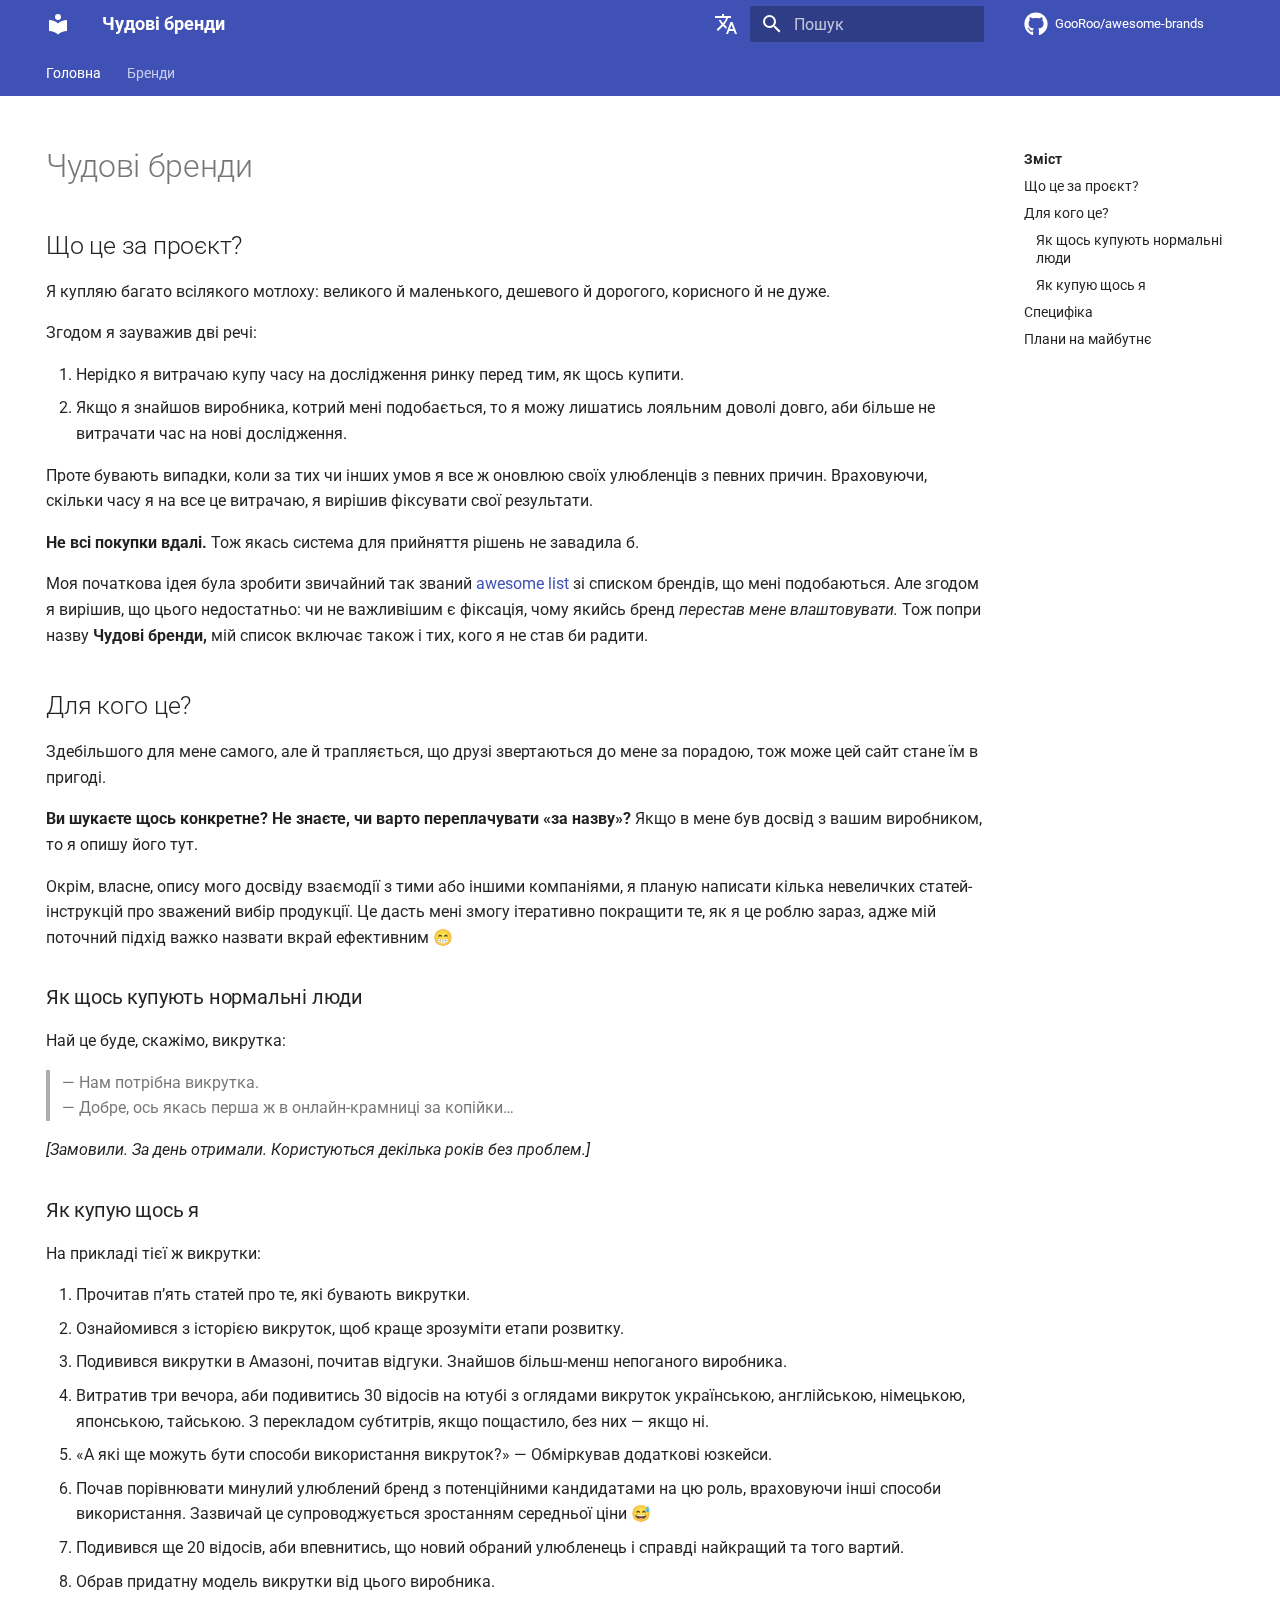
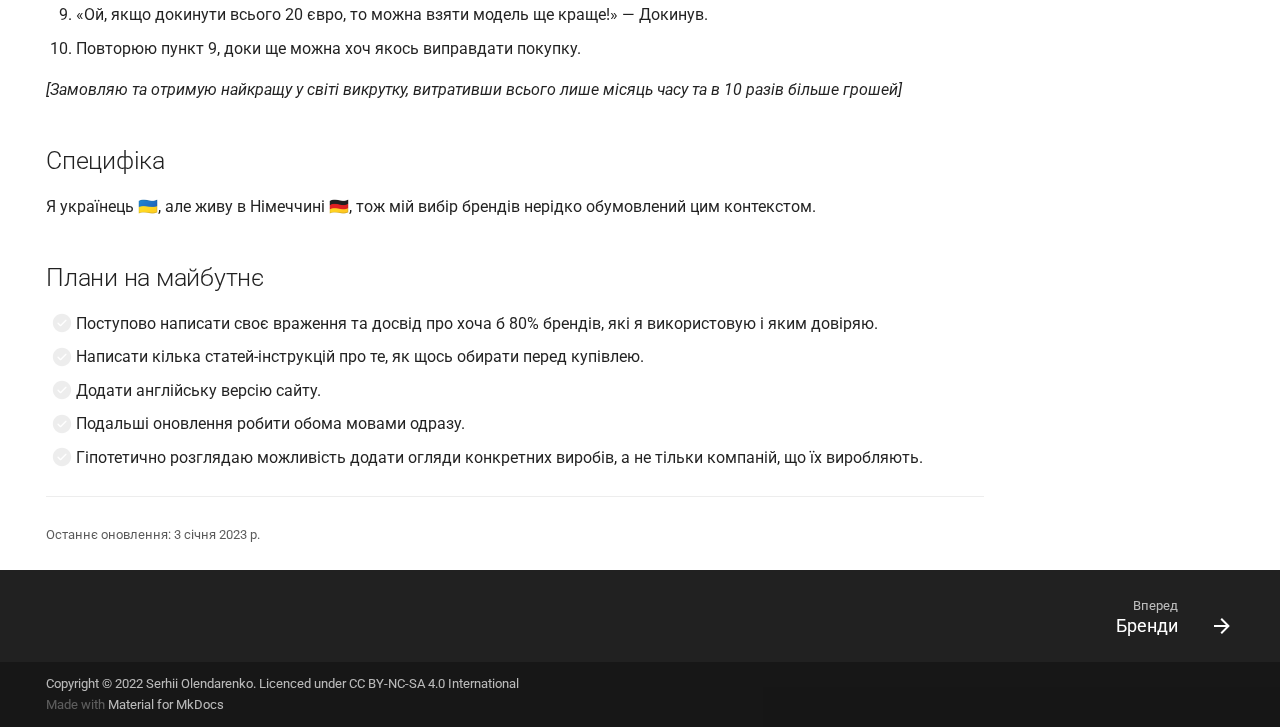
<file: index.html>
<!doctype html>
<html lang="uk" class="no-js">
  <head>
    
      <meta charset="utf-8">
      <meta name="viewport" content="width=device-width,initial-scale=1">
      
        <meta name="description" content="A curated list of awesome (and awful) brands I had exprience with.">
      
      
        <meta name="author" content="Serhii Olendarenko">
      
      
        <link rel="canonical" href="https://gooroo.github.io/awesome-brands/">
      
      <link rel="icon" href="assets/images/favicon.png">
      <meta name="generator" content="mkdocs-1.4.2, mkdocs-material-8.5.10">
    
    
      
        <title>Головна - Чудові бренди</title>
      
    
    
      <link rel="stylesheet" href="assets/stylesheets/main.975780f9.min.css">
      
        
        <link rel="stylesheet" href="assets/stylesheets/palette.2505c338.min.css">
        
      
      

    
    
    
      
        
        
        <link rel="preconnect" href="https://fonts.gstatic.com" crossorigin>
        <link rel="stylesheet" href="https://fonts.googleapis.com/css?family=Roboto:300,300i,400,400i,700,700i%7CRoboto+Mono:400,400i,700,700i&display=fallback">
        <style>:root{--md-text-font:"Roboto";--md-code-font:"Roboto Mono"}</style>
      
    
    
      <link rel="stylesheet" href="stylesheets/extra.css">
    
    <script>__md_scope=new URL(".",location),__md_hash=e=>[...e].reduce((e,_)=>(e<<5)-e+_.charCodeAt(0),0),__md_get=(e,_=localStorage,t=__md_scope)=>JSON.parse(_.getItem(t.pathname+"."+e)),__md_set=(e,_,t=localStorage,a=__md_scope)=>{try{t.setItem(a.pathname+"."+e,JSON.stringify(_))}catch(e){}}</script>
    
      

    
    
    
  </head>
  
  
    
    
    
    
    
    <body dir="ltr" data-md-color-scheme="default" data-md-color-primary="None" data-md-color-accent="None">
  
    
    
    <input class="md-toggle" data-md-toggle="drawer" type="checkbox" id="__drawer" autocomplete="off">
    <input class="md-toggle" data-md-toggle="search" type="checkbox" id="__search" autocomplete="off">
    <label class="md-overlay" for="__drawer"></label>
    <div data-md-component="skip">
      
        
        <a href="#чудові-бренди" class="md-skip">
          Перейти до змісту
        </a>
      
    </div>
    <div data-md-component="announce">
      
    </div>
    
    
      

<header class="md-header" data-md-component="header">
  <nav class="md-header__inner md-grid" aria-label="Header">
    <a href="." title="Чудові бренди" class="md-header__button md-logo" aria-label="Чудові бренди" data-md-component="logo">
      
  
  <svg xmlns="http://www.w3.org/2000/svg" viewBox="0 0 24 24"><path d="M12 8a3 3 0 0 0 3-3 3 3 0 0 0-3-3 3 3 0 0 0-3 3 3 3 0 0 0 3 3m0 3.54C9.64 9.35 6.5 8 3 8v11c3.5 0 6.64 1.35 9 3.54 2.36-2.19 5.5-3.54 9-3.54V8c-3.5 0-6.64 1.35-9 3.54Z"/></svg>

    </a>
    <label class="md-header__button md-icon" for="__drawer">
      <svg xmlns="http://www.w3.org/2000/svg" viewBox="0 0 24 24"><path d="M3 6h18v2H3V6m0 5h18v2H3v-2m0 5h18v2H3v-2Z"/></svg>
    </label>
    <div class="md-header__title" data-md-component="header-title">
      <div class="md-header__ellipsis">
        <div class="md-header__topic">
          <span class="md-ellipsis">
            Чудові бренди
          </span>
        </div>
        <div class="md-header__topic" data-md-component="header-topic">
          <span class="md-ellipsis">
            
              Головна
            
          </span>
        </div>
      </div>
    </div>
    
    
      <div class="md-header__option">
        <div class="md-select">
          
          <button class="md-header__button md-icon" aria-label="Select language">
            <svg xmlns="http://www.w3.org/2000/svg" viewBox="0 0 24 24"><path d="m12.87 15.07-2.54-2.51.03-.03A17.52 17.52 0 0 0 14.07 6H17V4h-7V2H8v2H1v2h11.17C11.5 7.92 10.44 9.75 9 11.35 8.07 10.32 7.3 9.19 6.69 8h-2c.73 1.63 1.73 3.17 2.98 4.56l-5.09 5.02L4 19l5-5 3.11 3.11.76-2.04M18.5 10h-2L12 22h2l1.12-3h4.75L21 22h2l-4.5-12m-2.62 7 1.62-4.33L19.12 17h-3.24Z"/></svg>
          </button>
          <div class="md-select__inner">
            <ul class="md-select__list">
              
                <li class="md-select__item">
                  <a href="./" hreflang="uk" class="md-select__link">
                    Українська
                  </a>
                </li>
              
                <li class="md-select__item">
                  <a href="en/" hreflang="en" class="md-select__link">
                    English
                  </a>
                </li>
              
            </ul>
          </div>
        </div>
      </div>
    
    
      <label class="md-header__button md-icon" for="__search">
        <svg xmlns="http://www.w3.org/2000/svg" viewBox="0 0 24 24"><path d="M9.5 3A6.5 6.5 0 0 1 16 9.5c0 1.61-.59 3.09-1.56 4.23l.27.27h.79l5 5-1.5 1.5-5-5v-.79l-.27-.27A6.516 6.516 0 0 1 9.5 16 6.5 6.5 0 0 1 3 9.5 6.5 6.5 0 0 1 9.5 3m0 2C7 5 5 7 5 9.5S7 14 9.5 14 14 12 14 9.5 12 5 9.5 5Z"/></svg>
      </label>
      <div class="md-search" data-md-component="search" role="dialog">
  <label class="md-search__overlay" for="__search"></label>
  <div class="md-search__inner" role="search">
    <form class="md-search__form" name="search">
      <input type="text" class="md-search__input" name="query" aria-label="Пошук" placeholder="Пошук" autocapitalize="off" autocorrect="off" autocomplete="off" spellcheck="false" data-md-component="search-query" required>
      <label class="md-search__icon md-icon" for="__search">
        <svg xmlns="http://www.w3.org/2000/svg" viewBox="0 0 24 24"><path d="M9.5 3A6.5 6.5 0 0 1 16 9.5c0 1.61-.59 3.09-1.56 4.23l.27.27h.79l5 5-1.5 1.5-5-5v-.79l-.27-.27A6.516 6.516 0 0 1 9.5 16 6.5 6.5 0 0 1 3 9.5 6.5 6.5 0 0 1 9.5 3m0 2C7 5 5 7 5 9.5S7 14 9.5 14 14 12 14 9.5 12 5 9.5 5Z"/></svg>
        <svg xmlns="http://www.w3.org/2000/svg" viewBox="0 0 24 24"><path d="M20 11v2H8l5.5 5.5-1.42 1.42L4.16 12l7.92-7.92L13.5 5.5 8 11h12Z"/></svg>
      </label>
      <nav class="md-search__options" aria-label="Search">
        
        <button type="reset" class="md-search__icon md-icon" title="Clear" aria-label="Clear" tabindex="-1">
          <svg xmlns="http://www.w3.org/2000/svg" viewBox="0 0 24 24"><path d="M19 6.41 17.59 5 12 10.59 6.41 5 5 6.41 10.59 12 5 17.59 6.41 19 12 13.41 17.59 19 19 17.59 13.41 12 19 6.41Z"/></svg>
        </button>
      </nav>
      
    </form>
    <div class="md-search__output">
      <div class="md-search__scrollwrap" data-md-scrollfix>
        <div class="md-search-result" data-md-component="search-result">
          <div class="md-search-result__meta">
            Initializing search
          </div>
          <ol class="md-search-result__list"></ol>
        </div>
      </div>
    </div>
  </div>
</div>
    
    
      <div class="md-header__source">
        <a href="https://github.com/GooRoo/awesome-brands" title="Перейти до репозиторію" class="md-source" data-md-component="source">
  <div class="md-source__icon md-icon">
    
    <svg xmlns="http://www.w3.org/2000/svg" viewBox="0 0 496 512"><!--! Font Awesome Free 6.2.1 by @fontawesome - https://fontawesome.com License - https://fontawesome.com/license/free (Icons: CC BY 4.0, Fonts: SIL OFL 1.1, Code: MIT License) Copyright 2022 Fonticons, Inc.--><path d="M165.9 397.4c0 2-2.3 3.6-5.2 3.6-3.3.3-5.6-1.3-5.6-3.6 0-2 2.3-3.6 5.2-3.6 3-.3 5.6 1.3 5.6 3.6zm-31.1-4.5c-.7 2 1.3 4.3 4.3 4.9 2.6 1 5.6 0 6.2-2s-1.3-4.3-4.3-5.2c-2.6-.7-5.5.3-6.2 2.3zm44.2-1.7c-2.9.7-4.9 2.6-4.6 4.9.3 2 2.9 3.3 5.9 2.6 2.9-.7 4.9-2.6 4.6-4.6-.3-1.9-3-3.2-5.9-2.9zM244.8 8C106.1 8 0 113.3 0 252c0 110.9 69.8 205.8 169.5 239.2 12.8 2.3 17.3-5.6 17.3-12.1 0-6.2-.3-40.4-.3-61.4 0 0-70 15-84.7-29.8 0 0-11.4-29.1-27.8-36.6 0 0-22.9-15.7 1.6-15.4 0 0 24.9 2 38.6 25.8 21.9 38.6 58.6 27.5 72.9 20.9 2.3-16 8.8-27.1 16-33.7-55.9-6.2-112.3-14.3-112.3-110.5 0-27.5 7.6-41.3 23.6-58.9-2.6-6.5-11.1-33.3 2.6-67.9 20.9-6.5 69 27 69 27 20-5.6 41.5-8.5 62.8-8.5s42.8 2.9 62.8 8.5c0 0 48.1-33.6 69-27 13.7 34.7 5.2 61.4 2.6 67.9 16 17.7 25.8 31.5 25.8 58.9 0 96.5-58.9 104.2-114.8 110.5 9.2 7.9 17 22.9 17 46.4 0 33.7-.3 75.4-.3 83.6 0 6.5 4.6 14.4 17.3 12.1C428.2 457.8 496 362.9 496 252 496 113.3 383.5 8 244.8 8zM97.2 352.9c-1.3 1-1 3.3.7 5.2 1.6 1.6 3.9 2.3 5.2 1 1.3-1 1-3.3-.7-5.2-1.6-1.6-3.9-2.3-5.2-1zm-10.8-8.1c-.7 1.3.3 2.9 2.3 3.9 1.6 1 3.6.7 4.3-.7.7-1.3-.3-2.9-2.3-3.9-2-.6-3.6-.3-4.3.7zm32.4 35.6c-1.6 1.3-1 4.3 1.3 6.2 2.3 2.3 5.2 2.6 6.5 1 1.3-1.3.7-4.3-1.3-6.2-2.2-2.3-5.2-2.6-6.5-1zm-11.4-14.7c-1.6 1-1.6 3.6 0 5.9 1.6 2.3 4.3 3.3 5.6 2.3 1.6-1.3 1.6-3.9 0-6.2-1.4-2.3-4-3.3-5.6-2z"/></svg>
  </div>
  <div class="md-source__repository">
    GooRoo/awesome-brands
  </div>
</a>
      </div>
    
  </nav>
  
</header>
    
    <div class="md-container" data-md-component="container">
      
      
        
          
            
<nav class="md-tabs" aria-label="Tabs" data-md-component="tabs">
  <div class="md-tabs__inner md-grid">
    <ul class="md-tabs__list">
      
        
  
  
    
  


  <li class="md-tabs__item">
    <a href="." class="md-tabs__link md-tabs__link--active">
      Головна
    </a>
  </li>

      
        
  
  


  
  
  
    <li class="md-tabs__item">
      <a href="Brands/" class="md-tabs__link">
        Бренди
      </a>
    </li>
  

      
    </ul>
  </div>
</nav>
          
        
      
      <main class="md-main" data-md-component="main">
        <div class="md-main__inner md-grid">
          
            
              
                
              
              <div class="md-sidebar md-sidebar--primary" data-md-component="sidebar" data-md-type="navigation" hidden>
                <div class="md-sidebar__scrollwrap">
                  <div class="md-sidebar__inner">
                    

  


<nav class="md-nav md-nav--primary md-nav--lifted" aria-label="Navigation" data-md-level="0">
  <label class="md-nav__title" for="__drawer">
    <a href="." title="Чудові бренди" class="md-nav__button md-logo" aria-label="Чудові бренди" data-md-component="logo">
      
  
  <svg xmlns="http://www.w3.org/2000/svg" viewBox="0 0 24 24"><path d="M12 8a3 3 0 0 0 3-3 3 3 0 0 0-3-3 3 3 0 0 0-3 3 3 3 0 0 0 3 3m0 3.54C9.64 9.35 6.5 8 3 8v11c3.5 0 6.64 1.35 9 3.54 2.36-2.19 5.5-3.54 9-3.54V8c-3.5 0-6.64 1.35-9 3.54Z"/></svg>

    </a>
    Чудові бренди
  </label>
  
    <div class="md-nav__source">
      <a href="https://github.com/GooRoo/awesome-brands" title="Перейти до репозиторію" class="md-source" data-md-component="source">
  <div class="md-source__icon md-icon">
    
    <svg xmlns="http://www.w3.org/2000/svg" viewBox="0 0 496 512"><!--! Font Awesome Free 6.2.1 by @fontawesome - https://fontawesome.com License - https://fontawesome.com/license/free (Icons: CC BY 4.0, Fonts: SIL OFL 1.1, Code: MIT License) Copyright 2022 Fonticons, Inc.--><path d="M165.9 397.4c0 2-2.3 3.6-5.2 3.6-3.3.3-5.6-1.3-5.6-3.6 0-2 2.3-3.6 5.2-3.6 3-.3 5.6 1.3 5.6 3.6zm-31.1-4.5c-.7 2 1.3 4.3 4.3 4.9 2.6 1 5.6 0 6.2-2s-1.3-4.3-4.3-5.2c-2.6-.7-5.5.3-6.2 2.3zm44.2-1.7c-2.9.7-4.9 2.6-4.6 4.9.3 2 2.9 3.3 5.9 2.6 2.9-.7 4.9-2.6 4.6-4.6-.3-1.9-3-3.2-5.9-2.9zM244.8 8C106.1 8 0 113.3 0 252c0 110.9 69.8 205.8 169.5 239.2 12.8 2.3 17.3-5.6 17.3-12.1 0-6.2-.3-40.4-.3-61.4 0 0-70 15-84.7-29.8 0 0-11.4-29.1-27.8-36.6 0 0-22.9-15.7 1.6-15.4 0 0 24.9 2 38.6 25.8 21.9 38.6 58.6 27.5 72.9 20.9 2.3-16 8.8-27.1 16-33.7-55.9-6.2-112.3-14.3-112.3-110.5 0-27.5 7.6-41.3 23.6-58.9-2.6-6.5-11.1-33.3 2.6-67.9 20.9-6.5 69 27 69 27 20-5.6 41.5-8.5 62.8-8.5s42.8 2.9 62.8 8.5c0 0 48.1-33.6 69-27 13.7 34.7 5.2 61.4 2.6 67.9 16 17.7 25.8 31.5 25.8 58.9 0 96.5-58.9 104.2-114.8 110.5 9.2 7.9 17 22.9 17 46.4 0 33.7-.3 75.4-.3 83.6 0 6.5 4.6 14.4 17.3 12.1C428.2 457.8 496 362.9 496 252 496 113.3 383.5 8 244.8 8zM97.2 352.9c-1.3 1-1 3.3.7 5.2 1.6 1.6 3.9 2.3 5.2 1 1.3-1 1-3.3-.7-5.2-1.6-1.6-3.9-2.3-5.2-1zm-10.8-8.1c-.7 1.3.3 2.9 2.3 3.9 1.6 1 3.6.7 4.3-.7.7-1.3-.3-2.9-2.3-3.9-2-.6-3.6-.3-4.3.7zm32.4 35.6c-1.6 1.3-1 4.3 1.3 6.2 2.3 2.3 5.2 2.6 6.5 1 1.3-1.3.7-4.3-1.3-6.2-2.2-2.3-5.2-2.6-6.5-1zm-11.4-14.7c-1.6 1-1.6 3.6 0 5.9 1.6 2.3 4.3 3.3 5.6 2.3 1.6-1.3 1.6-3.9 0-6.2-1.4-2.3-4-3.3-5.6-2z"/></svg>
  </div>
  <div class="md-source__repository">
    GooRoo/awesome-brands
  </div>
</a>
    </div>
  
  <ul class="md-nav__list" data-md-scrollfix>
    
      
      
      

  
  
    
  
  
    <li class="md-nav__item md-nav__item--active">
      
      <input class="md-nav__toggle md-toggle" data-md-toggle="toc" type="checkbox" id="__toc">
      
      
        
      
      
        <label class="md-nav__link md-nav__link--active" for="__toc">
          Головна
          <span class="md-nav__icon md-icon"></span>
        </label>
      
      <a href="." class="md-nav__link md-nav__link--active">
        Головна
      </a>
      
        

<nav class="md-nav md-nav--secondary" aria-label="Зміст">
  
  
  
    
  
  
    <label class="md-nav__title" for="__toc">
      <span class="md-nav__icon md-icon"></span>
      Зміст
    </label>
    <ul class="md-nav__list" data-md-component="toc" data-md-scrollfix>
      
        <li class="md-nav__item">
  <a href="#що-це-за-проєкт" class="md-nav__link">
    Що це за проєкт?
  </a>
  
</li>
      
        <li class="md-nav__item">
  <a href="#для-кого-це" class="md-nav__link">
    Для кого це?
  </a>
  
    <nav class="md-nav" aria-label="Для кого це?">
      <ul class="md-nav__list">
        
          <li class="md-nav__item">
  <a href="#як-щось-купують-нормальні-люди" class="md-nav__link">
    Як щось купують нормальні люди
  </a>
  
</li>
        
          <li class="md-nav__item">
  <a href="#як-купую-щось-я" class="md-nav__link">
    Як купую щось я
  </a>
  
</li>
        
      </ul>
    </nav>
  
</li>
      
        <li class="md-nav__item">
  <a href="#специфіка" class="md-nav__link">
    Специфіка
  </a>
  
</li>
      
        <li class="md-nav__item">
  <a href="#плани-на-майбутнє" class="md-nav__link">
    Плани на майбутнє
  </a>
  
</li>
      
    </ul>
  
</nav>
      
    </li>
  

    
      
      
      

  
  
  
    
    <li class="md-nav__item md-nav__item--nested">
      
      
        <input class="md-nav__toggle md-toggle" data-md-toggle="__nav_2" type="checkbox" id="__nav_2" >
      
      
      
        
          
        
          
        
          
        
      
      
        <label class="md-nav__link" for="__nav_2">
          Бренди
          <span class="md-nav__icon md-icon"></span>
        </label>
      
      <nav class="md-nav" aria-label="Бренди" data-md-level="1">
        <label class="md-nav__title" for="__nav_2">
          <span class="md-nav__icon md-icon"></span>
          Бренди
        </label>
        <ul class="md-nav__list" data-md-scrollfix>
          
            
              
  
  
  
    <li class="md-nav__item">
      <a href="Brands/" class="md-nav__link">
        Бренди
      </a>
    </li>
  

            
          
            
              
  
  
  
    <li class="md-nav__item">
      <a href="Brands/%D0%91%D1%96%D0%BE%D0%BB/" class="md-nav__link">
        Біол
      </a>
    </li>
  

            
          
            
              
  
  
  
    <li class="md-nav__item">
      <a href="Brands/Phomemo/" class="md-nav__link">
        Phomemo
      </a>
    </li>
  

            
          
        </ul>
      </nav>
    </li>
  

    
  </ul>
</nav>
                  </div>
                </div>
              </div>
            
            
              
                
              
              <div class="md-sidebar md-sidebar--secondary" data-md-component="sidebar" data-md-type="toc" >
                <div class="md-sidebar__scrollwrap">
                  <div class="md-sidebar__inner">
                    

<nav class="md-nav md-nav--secondary" aria-label="Зміст">
  
  
  
    
  
  
    <label class="md-nav__title" for="__toc">
      <span class="md-nav__icon md-icon"></span>
      Зміст
    </label>
    <ul class="md-nav__list" data-md-component="toc" data-md-scrollfix>
      
        <li class="md-nav__item">
  <a href="#що-це-за-проєкт" class="md-nav__link">
    Що це за проєкт?
  </a>
  
</li>
      
        <li class="md-nav__item">
  <a href="#для-кого-це" class="md-nav__link">
    Для кого це?
  </a>
  
    <nav class="md-nav" aria-label="Для кого це?">
      <ul class="md-nav__list">
        
          <li class="md-nav__item">
  <a href="#як-щось-купують-нормальні-люди" class="md-nav__link">
    Як щось купують нормальні люди
  </a>
  
</li>
        
          <li class="md-nav__item">
  <a href="#як-купую-щось-я" class="md-nav__link">
    Як купую щось я
  </a>
  
</li>
        
      </ul>
    </nav>
  
</li>
      
        <li class="md-nav__item">
  <a href="#специфіка" class="md-nav__link">
    Специфіка
  </a>
  
</li>
      
        <li class="md-nav__item">
  <a href="#плани-на-майбутнє" class="md-nav__link">
    Плани на майбутнє
  </a>
  
</li>
      
    </ul>
  
</nav>
                  </div>
                </div>
              </div>
            
          
          
            <div class="md-content" data-md-component="content">
              <article class="md-content__inner md-typeset">
                
                  
  
  





<h1 id="чудові-бренди">Чудові бренди<a class="headerlink" href="#чудові-бренди" title="Permanent link">&para;</a></h1>
<h2 id="що-це-за-проєкт">Що це за проєкт?<a class="headerlink" href="#що-це-за-проєкт" title="Permanent link">&para;</a></h2>
<p>Я купляю багато всілякого мотлоху: великого й маленького, дешевого й дорогого, корисного й не дуже. </p>
<p>Згодом я зауважив дві речі:</p>
<ol>
<li>Нерідко я витрачаю купу часу на дослідження ринку перед тим, як щось купити.</li>
<li>Якщо я знайшов виробника, котрий мені подобається, то я можу лишатись лояльним доволі довго, аби більше не витрачати час на нові дослідження.</li>
</ol>
<p>Проте бувають випадки, коли за тих чи інших умов я все ж оновлюю своїх улюбленців з певних причин. Враховуючи, скільки часу я на все це витрачаю, я вирішив фіксувати свої результати.</p>
<p><strong>Не всі покупки вдалі.</strong> Тож якась система для прийняття рішень не завадила б.</p>
<p>Моя початкова ідея була зробити звичайний так званий <a href="https://github.com/topics/awesome">awesome list</a> зі списком брендів, що мені подобаються. Але згодом я вирішив, що цього недостатньо: чи не важливішим є фіксація, чому якийсь бренд <em>перестав мене влаштовувати.</em> Тож попри назву <strong>Чудові бренди,</strong> мій список включає також і тих, кого я не став би радити.</p>
<h2 id="для-кого-це">Для кого це?<a class="headerlink" href="#для-кого-це" title="Permanent link">&para;</a></h2>
<p>Здебільшого для мене самого, але й трапляється, що друзі звертаються до мене за порадою, тож може цей сайт стане їм в пригоді. </p>
<p><strong>Ви шукаєте щось конкретне? Не знаєте, чи варто переплачувати «за назву»?</strong> Якщо в мене був досвід з вашим виробником, то я опишу його тут.</p>
<p>Окрім, власне, опису мого досвіду взаємодії з тими або іншими компаніями, я планую написати кілька невеличких статей-інструкцій про зважений вибір продукції. Це дасть мені змогу ітеративно покращити те, як я це роблю зараз, адже мій поточний підхід важко назвати вкрай ефективним 😁</p>
<h3 id="як-щось-купують-нормальні-люди">Як щось купують нормальні люди<a class="headerlink" href="#як-щось-купують-нормальні-люди" title="Permanent link">&para;</a></h3>
<p>Най це буде, скажімо, викрутка:</p>
<blockquote>
<p>— Нам потрібна викрутка.<br/>
— Добре, ось якась перша ж в онлайн-крамниці за копійки…</p>
</blockquote>
<p><em>[Замовили. За день отримали. Користуються декілька років без проблем.]</em></p>
<h3 id="як-купую-щось-я">Як купую щось я<a class="headerlink" href="#як-купую-щось-я" title="Permanent link">&para;</a></h3>
<p>На прикладі тієї ж викрутки:</p>
<ol>
<li>Прочитав пʼять статей про те, які бувають викрутки.</li>
<li>Ознайомився з історією викруток, щоб краще зрозуміти етапи розвитку.</li>
<li>Подивився викрутки в Амазоні, почитав відгуки. Знайшов більш-менш непоганого виробника. </li>
<li>Витратив три вечора, аби подивитись 30 відосів на ютубі з оглядами викруток українською, англійською, німецькою, японською, тайською. З перекладом субтитрів, якщо пощастило, без них — якщо ні.</li>
<li>«А які ще можуть бути способи використання викруток?» — Обміркував додаткові юзкейси.</li>
<li>Почав порівнювати минулий улюблений бренд з потенційними кандидатами на цю роль, враховуючи інші способи використання. Зазвичай це супроводжується зростанням середньої ціни 😅</li>
<li>Подивився ще 20 відосів, аби впевнитись, що новий обраний улюбленець і справді найкращий та того вартий. </li>
<li>Обрав придатну модель викрутки від цього виробника.</li>
<li>«Ой, якщо докинути всього 20 євро, то можна взяти модель ще краще!» — Докинув.</li>
<li>Повторюю пункт 9, доки ще можна хоч якось виправдати покупку. </li>
</ol>
<p><em>[Замовляю та отримую найкращу у світі викрутку, витративши всього лише місяць часу та в 10 разів більше грошей]</em></p>
<h2 id="специфіка">Специфіка<a class="headerlink" href="#специфіка" title="Permanent link">&para;</a></h2>
<p>Я українець 🇺🇦, але живу в Німеччині 🇩🇪, тож мій вибір брендів нерідко обумовлений цим контекстом. </p>
<h2 id="плани-на-майбутнє">Плани на майбутнє<a class="headerlink" href="#плани-на-майбутнє" title="Permanent link">&para;</a></h2>
<ul class="task-list">
<li class="task-list-item"><label class="task-list-control"><input type="checkbox" disabled/><span class="task-list-indicator"></span></label> Поступово написати своє враження та досвід про хоча б 80% брендів, які я використовую і яким довіряю.</li>
<li class="task-list-item"><label class="task-list-control"><input type="checkbox" disabled/><span class="task-list-indicator"></span></label> Написати кілька статей-інструкцій про те, як щось обирати перед купівлею. </li>
<li class="task-list-item"><label class="task-list-control"><input type="checkbox" disabled/><span class="task-list-indicator"></span></label> Додати англійську версію сайту.</li>
<li class="task-list-item"><label class="task-list-control"><input type="checkbox" disabled/><span class="task-list-indicator"></span></label> Подальші оновлення робити обома мовами одразу.</li>
<li class="task-list-item"><label class="task-list-control"><input type="checkbox" disabled/><span class="task-list-indicator"></span></label> Гіпотетично розглядаю можливість додати огляди конкретних виробів, а не тільки компаній, що їх виробляють.</li>
</ul>

  <hr>
<div class="md-source-file">
  <small>
    
      Останнє оновлення:
      <span class="git-revision-date-localized-plugin git-revision-date-localized-plugin-date">3 січня 2023 р.</span>
      
    
  </small>
</div>



  



                
              </article>
            </div>
          
          
  <script>var tabs=__md_get("__tabs");if(Array.isArray(tabs))e:for(var set of document.querySelectorAll(".tabbed-set")){var tab,labels=set.querySelector(".tabbed-labels");for(tab of tabs)for(var label of labels.getElementsByTagName("label"))if(label.innerText.trim()===tab){var input=document.getElementById(label.htmlFor);input.checked=!0;continue e}}</script>

        </div>
        
          <a href="#" class="md-top md-icon" data-md-component="top" hidden>
            <svg xmlns="http://www.w3.org/2000/svg" viewBox="0 0 24 24"><path d="M13 20h-2V8l-5.5 5.5-1.42-1.42L12 4.16l7.92 7.92-1.42 1.42L13 8v12Z"/></svg>
            Back to top
          </a>
        
      </main>
      
        <footer class="md-footer">
  
    
      
    
    <nav class="md-footer__inner md-grid" aria-label="Footer" >
      
      
        
        <a href="Brands/" class="md-footer__link md-footer__link--next" aria-label="Вперед: Бренди" rel="next">
          <div class="md-footer__title">
            <div class="md-ellipsis">
              <span class="md-footer__direction">
                Вперед
              </span>
              Бренди
            </div>
          </div>
          <div class="md-footer__button md-icon">
            <svg xmlns="http://www.w3.org/2000/svg" viewBox="0 0 24 24"><path d="M4 11v2h12l-5.5 5.5 1.42 1.42L19.84 12l-7.92-7.92L10.5 5.5 16 11H4Z"/></svg>
          </div>
        </a>
      
    </nav>
  
  <div class="md-footer-meta md-typeset">
    <div class="md-footer-meta__inner md-grid">
      <div class="md-copyright">
  
    <div class="md-copyright__highlight">
      Copyright &copy; 2022 Serhii Olendarenko. Licenced under <a rel="license" href="http://creativecommons.org/licenses/by-nc-sa/4.0/">CC BY-NC-SA 4.0 International</a>
    </div>
  
  
    Made with
    <a href="https://squidfunk.github.io/mkdocs-material/" target="_blank" rel="noopener">
      Material for MkDocs
    </a>
  
</div>
      
    </div>
  </div>
</footer>
      
    </div>
    <div class="md-dialog" data-md-component="dialog">
      <div class="md-dialog__inner md-typeset"></div>
    </div>
    
    <script id="__config" type="application/json">{"base": ".", "features": ["content.tabs.link", "navigation.indexes", "navigation.instant", "navigation.tracking", "navigation.tabs", "navigation.top"], "search": "assets/javascripts/workers/search.16e2a7d4.min.js", "translations": {"clipboard.copied": "\u0421\u043a\u043e\u043f\u0456\u0439\u043e\u0432\u0430\u043d\u043e \u0432 \u0431\u0443\u0444\u0435\u0440", "clipboard.copy": "\u0421\u043a\u043e\u043f\u0456\u044e\u0432\u0430\u0442\u0438 \u0432 \u0431\u0443\u0444\u0435\u0440", "search.config.lang": "ru", "search.config.pipeline": "trimmer, stopWordFilter", "search.config.separator": "[\\s\\-]+", "search.placeholder": "\u041f\u043e\u0448\u0443\u043a", "search.result.more.one": "1 more on this page", "search.result.more.other": "# more on this page", "search.result.none": "\u0417\u0431\u0456\u0433\u0456\u0432 \u043d\u0435 \u0437\u043d\u0430\u0439\u0434\u0435\u043d\u043e", "search.result.one": "\u0417\u043d\u0430\u0439\u0434\u0435\u043d\u043e 1 \u0437\u0431\u0456\u0433", "search.result.other": "\u0417\u043d\u0430\u0439\u0434\u0435\u043d\u043e # \u0437\u0431\u0456\u0433\u0456\u0432", "search.result.placeholder": "\u0420\u043e\u0437\u043f\u043e\u0447\u043d\u0456\u0442\u044c \u043f\u0438\u0441\u0430\u0442\u0438 \u0434\u043b\u044f \u043f\u043e\u0448\u0443\u043a\u0443", "search.result.term.missing": "Missing", "select.version.title": "Select version"}}</script>
    
    
      <script src="assets/javascripts/bundle.5a2dcb6a.min.js"></script>
      
    
    
  </body>
</html>
</file>
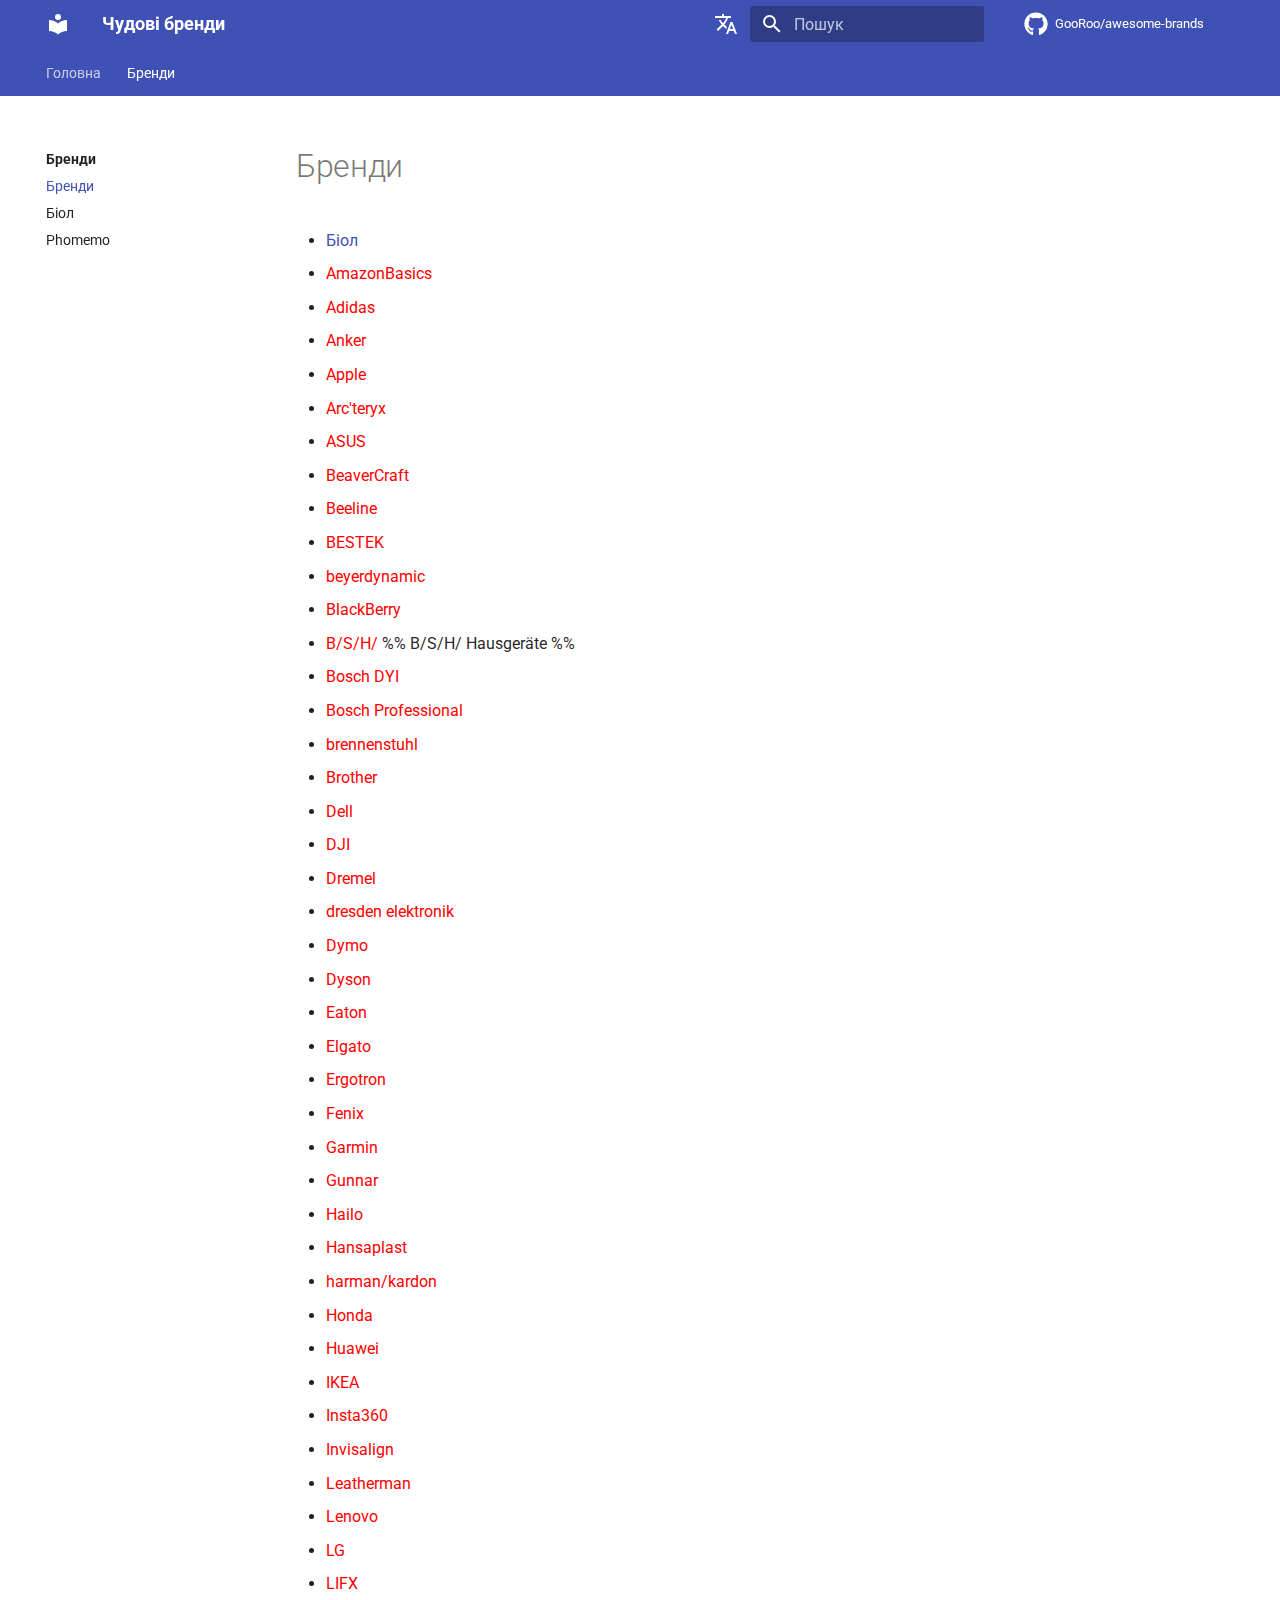
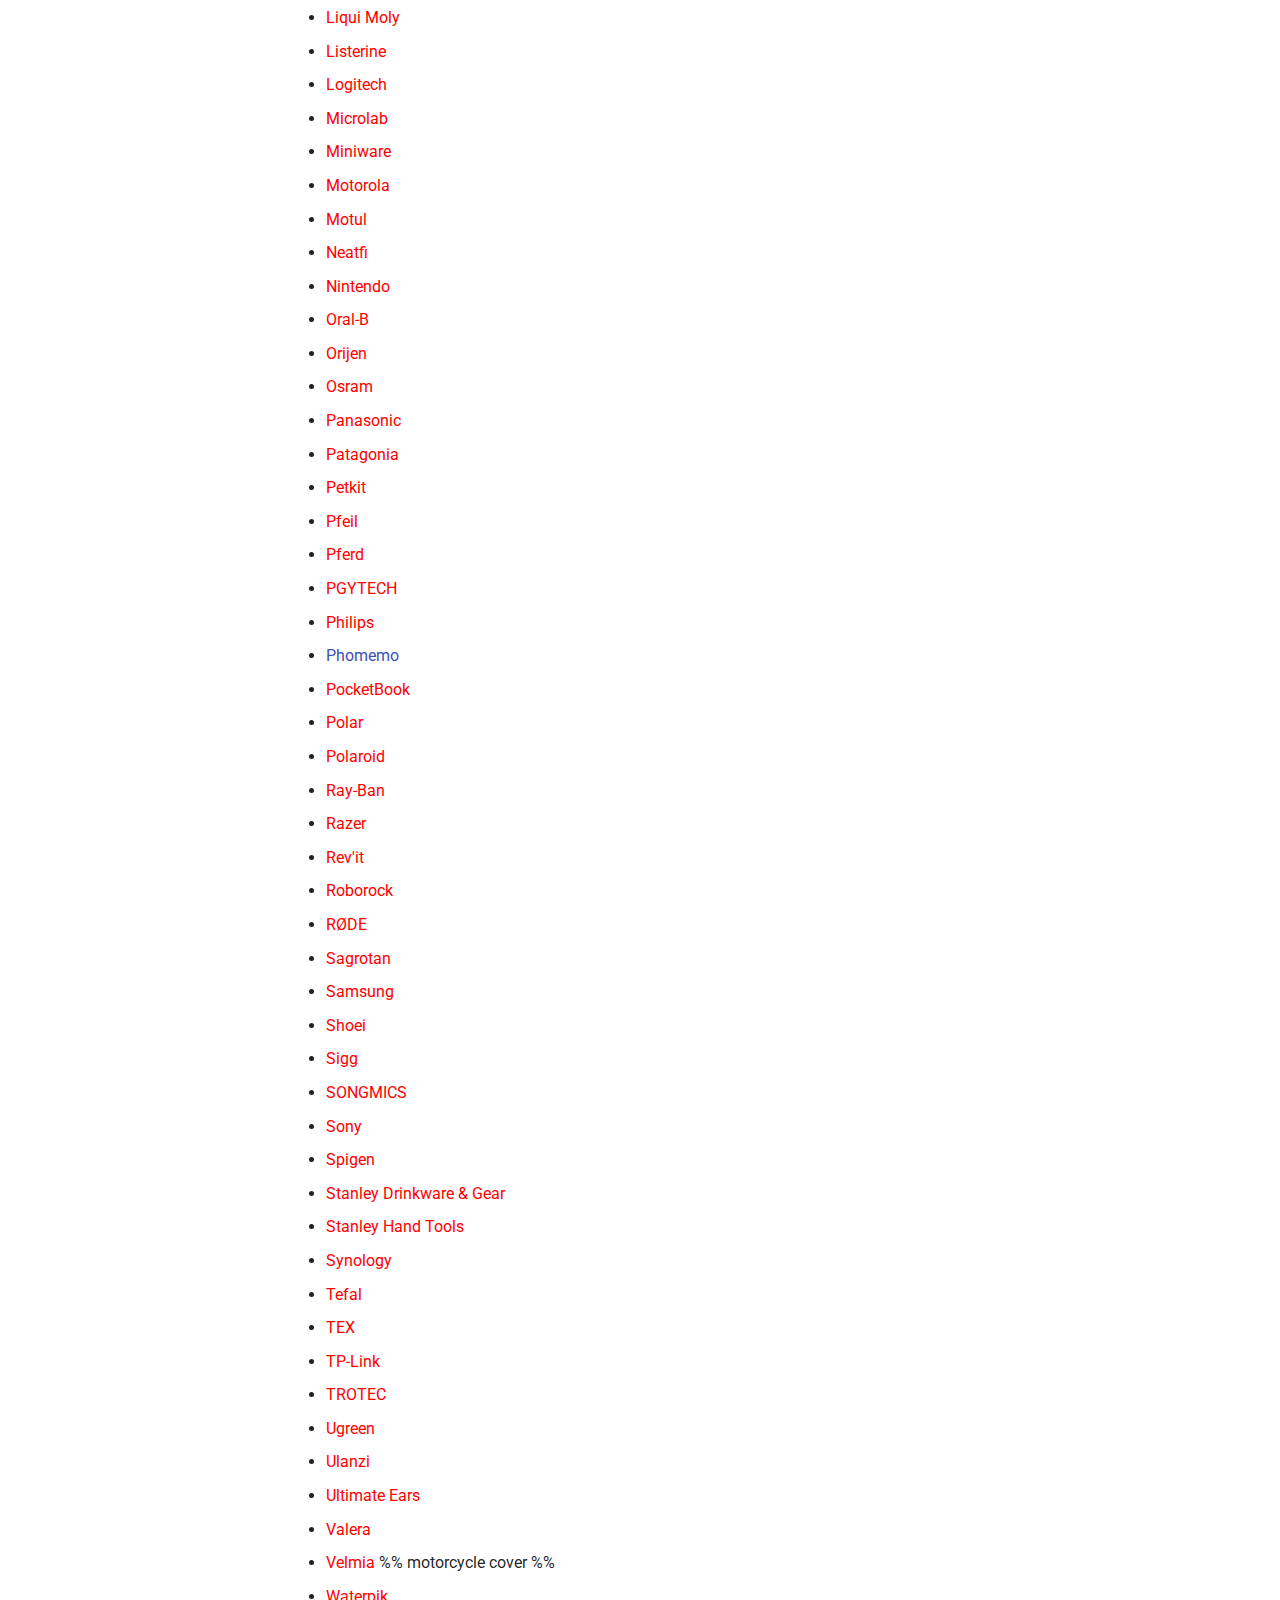
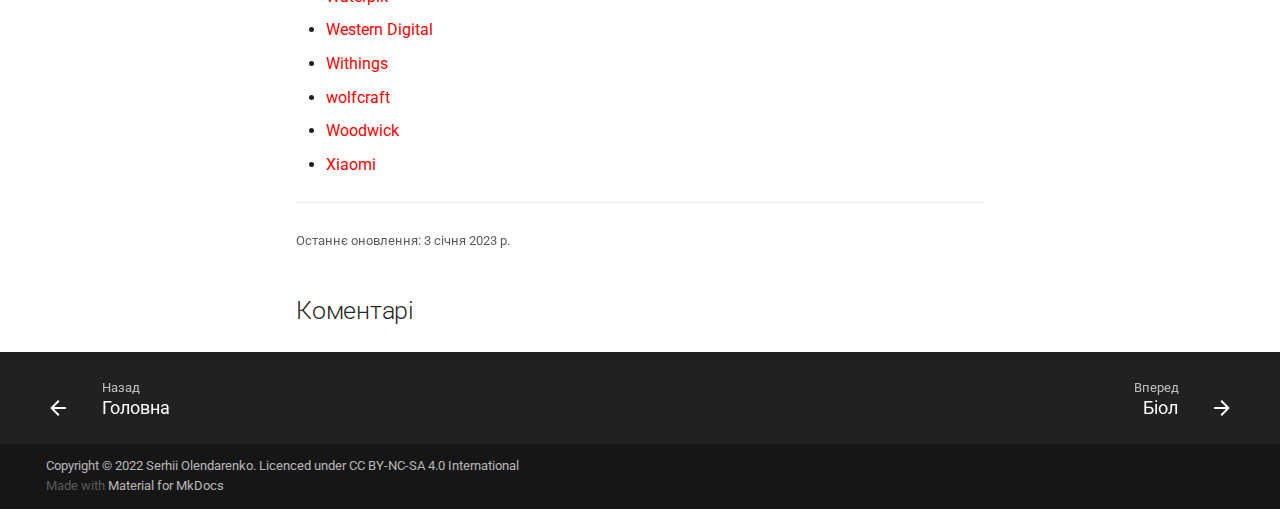
<file: Brands/index.html>
<!doctype html>
<html lang="uk" class="no-js">
  <head>
    
      <meta charset="utf-8">
      <meta name="viewport" content="width=device-width,initial-scale=1">
      
        <meta name="description" content="A curated list of awesome (and awful) brands I had exprience with.">
      
      
        <meta name="author" content="Serhii Olendarenko">
      
      
        <link rel="canonical" href="https://gooroo.github.io/awesome-brands/Brands/">
      
      <link rel="icon" href="../assets/images/favicon.png">
      <meta name="generator" content="mkdocs-1.4.2, mkdocs-material-8.5.10">
    
    
      
        <title>Бренди - Чудові бренди</title>
      
    
    
      <link rel="stylesheet" href="../assets/stylesheets/main.975780f9.min.css">
      
        
        <link rel="stylesheet" href="../assets/stylesheets/palette.2505c338.min.css">
        
      
      

    
    
    
      
        
        
        <link rel="preconnect" href="https://fonts.gstatic.com" crossorigin>
        <link rel="stylesheet" href="https://fonts.googleapis.com/css?family=Roboto:300,300i,400,400i,700,700i%7CRoboto+Mono:400,400i,700,700i&display=fallback">
        <style>:root{--md-text-font:"Roboto";--md-code-font:"Roboto Mono"}</style>
      
    
    
      <link rel="stylesheet" href="../stylesheets/extra.css">
    
    <script>__md_scope=new URL("..",location),__md_hash=e=>[...e].reduce((e,_)=>(e<<5)-e+_.charCodeAt(0),0),__md_get=(e,_=localStorage,t=__md_scope)=>JSON.parse(_.getItem(t.pathname+"."+e)),__md_set=(e,_,t=localStorage,a=__md_scope)=>{try{t.setItem(a.pathname+"."+e,JSON.stringify(_))}catch(e){}}</script>
    
      

    
    
    
  </head>
  
  
    
    
    
    
    
    <body dir="ltr" data-md-color-scheme="default" data-md-color-primary="None" data-md-color-accent="None">
  
    
    
    <input class="md-toggle" data-md-toggle="drawer" type="checkbox" id="__drawer" autocomplete="off">
    <input class="md-toggle" data-md-toggle="search" type="checkbox" id="__search" autocomplete="off">
    <label class="md-overlay" for="__drawer"></label>
    <div data-md-component="skip">
      
    </div>
    <div data-md-component="announce">
      
    </div>
    
    
      

<header class="md-header" data-md-component="header">
  <nav class="md-header__inner md-grid" aria-label="Header">
    <a href=".." title="Чудові бренди" class="md-header__button md-logo" aria-label="Чудові бренди" data-md-component="logo">
      
  
  <svg xmlns="http://www.w3.org/2000/svg" viewBox="0 0 24 24"><path d="M12 8a3 3 0 0 0 3-3 3 3 0 0 0-3-3 3 3 0 0 0-3 3 3 3 0 0 0 3 3m0 3.54C9.64 9.35 6.5 8 3 8v11c3.5 0 6.64 1.35 9 3.54 2.36-2.19 5.5-3.54 9-3.54V8c-3.5 0-6.64 1.35-9 3.54Z"/></svg>

    </a>
    <label class="md-header__button md-icon" for="__drawer">
      <svg xmlns="http://www.w3.org/2000/svg" viewBox="0 0 24 24"><path d="M3 6h18v2H3V6m0 5h18v2H3v-2m0 5h18v2H3v-2Z"/></svg>
    </label>
    <div class="md-header__title" data-md-component="header-title">
      <div class="md-header__ellipsis">
        <div class="md-header__topic">
          <span class="md-ellipsis">
            Чудові бренди
          </span>
        </div>
        <div class="md-header__topic" data-md-component="header-topic">
          <span class="md-ellipsis">
            
              Бренди
            
          </span>
        </div>
      </div>
    </div>
    
    
      <div class="md-header__option">
        <div class="md-select">
          
          <button class="md-header__button md-icon" aria-label="Select language">
            <svg xmlns="http://www.w3.org/2000/svg" viewBox="0 0 24 24"><path d="m12.87 15.07-2.54-2.51.03-.03A17.52 17.52 0 0 0 14.07 6H17V4h-7V2H8v2H1v2h11.17C11.5 7.92 10.44 9.75 9 11.35 8.07 10.32 7.3 9.19 6.69 8h-2c.73 1.63 1.73 3.17 2.98 4.56l-5.09 5.02L4 19l5-5 3.11 3.11.76-2.04M18.5 10h-2L12 22h2l1.12-3h4.75L21 22h2l-4.5-12m-2.62 7 1.62-4.33L19.12 17h-3.24Z"/></svg>
          </button>
          <div class="md-select__inner">
            <ul class="md-select__list">
              
                <li class="md-select__item">
                  <a href="../" hreflang="uk" class="md-select__link">
                    Українська
                  </a>
                </li>
              
                <li class="md-select__item">
                  <a href="../en/" hreflang="en" class="md-select__link">
                    English
                  </a>
                </li>
              
            </ul>
          </div>
        </div>
      </div>
    
    
      <label class="md-header__button md-icon" for="__search">
        <svg xmlns="http://www.w3.org/2000/svg" viewBox="0 0 24 24"><path d="M9.5 3A6.5 6.5 0 0 1 16 9.5c0 1.61-.59 3.09-1.56 4.23l.27.27h.79l5 5-1.5 1.5-5-5v-.79l-.27-.27A6.516 6.516 0 0 1 9.5 16 6.5 6.5 0 0 1 3 9.5 6.5 6.5 0 0 1 9.5 3m0 2C7 5 5 7 5 9.5S7 14 9.5 14 14 12 14 9.5 12 5 9.5 5Z"/></svg>
      </label>
      <div class="md-search" data-md-component="search" role="dialog">
  <label class="md-search__overlay" for="__search"></label>
  <div class="md-search__inner" role="search">
    <form class="md-search__form" name="search">
      <input type="text" class="md-search__input" name="query" aria-label="Пошук" placeholder="Пошук" autocapitalize="off" autocorrect="off" autocomplete="off" spellcheck="false" data-md-component="search-query" required>
      <label class="md-search__icon md-icon" for="__search">
        <svg xmlns="http://www.w3.org/2000/svg" viewBox="0 0 24 24"><path d="M9.5 3A6.5 6.5 0 0 1 16 9.5c0 1.61-.59 3.09-1.56 4.23l.27.27h.79l5 5-1.5 1.5-5-5v-.79l-.27-.27A6.516 6.516 0 0 1 9.5 16 6.5 6.5 0 0 1 3 9.5 6.5 6.5 0 0 1 9.5 3m0 2C7 5 5 7 5 9.5S7 14 9.5 14 14 12 14 9.5 12 5 9.5 5Z"/></svg>
        <svg xmlns="http://www.w3.org/2000/svg" viewBox="0 0 24 24"><path d="M20 11v2H8l5.5 5.5-1.42 1.42L4.16 12l7.92-7.92L13.5 5.5 8 11h12Z"/></svg>
      </label>
      <nav class="md-search__options" aria-label="Search">
        
        <button type="reset" class="md-search__icon md-icon" title="Clear" aria-label="Clear" tabindex="-1">
          <svg xmlns="http://www.w3.org/2000/svg" viewBox="0 0 24 24"><path d="M19 6.41 17.59 5 12 10.59 6.41 5 5 6.41 10.59 12 5 17.59 6.41 19 12 13.41 17.59 19 19 17.59 13.41 12 19 6.41Z"/></svg>
        </button>
      </nav>
      
    </form>
    <div class="md-search__output">
      <div class="md-search__scrollwrap" data-md-scrollfix>
        <div class="md-search-result" data-md-component="search-result">
          <div class="md-search-result__meta">
            Initializing search
          </div>
          <ol class="md-search-result__list"></ol>
        </div>
      </div>
    </div>
  </div>
</div>
    
    
      <div class="md-header__source">
        <a href="https://github.com/GooRoo/awesome-brands" title="Перейти до репозиторію" class="md-source" data-md-component="source">
  <div class="md-source__icon md-icon">
    
    <svg xmlns="http://www.w3.org/2000/svg" viewBox="0 0 496 512"><!--! Font Awesome Free 6.2.1 by @fontawesome - https://fontawesome.com License - https://fontawesome.com/license/free (Icons: CC BY 4.0, Fonts: SIL OFL 1.1, Code: MIT License) Copyright 2022 Fonticons, Inc.--><path d="M165.9 397.4c0 2-2.3 3.6-5.2 3.6-3.3.3-5.6-1.3-5.6-3.6 0-2 2.3-3.6 5.2-3.6 3-.3 5.6 1.3 5.6 3.6zm-31.1-4.5c-.7 2 1.3 4.3 4.3 4.9 2.6 1 5.6 0 6.2-2s-1.3-4.3-4.3-5.2c-2.6-.7-5.5.3-6.2 2.3zm44.2-1.7c-2.9.7-4.9 2.6-4.6 4.9.3 2 2.9 3.3 5.9 2.6 2.9-.7 4.9-2.6 4.6-4.6-.3-1.9-3-3.2-5.9-2.9zM244.8 8C106.1 8 0 113.3 0 252c0 110.9 69.8 205.8 169.5 239.2 12.8 2.3 17.3-5.6 17.3-12.1 0-6.2-.3-40.4-.3-61.4 0 0-70 15-84.7-29.8 0 0-11.4-29.1-27.8-36.6 0 0-22.9-15.7 1.6-15.4 0 0 24.9 2 38.6 25.8 21.9 38.6 58.6 27.5 72.9 20.9 2.3-16 8.8-27.1 16-33.7-55.9-6.2-112.3-14.3-112.3-110.5 0-27.5 7.6-41.3 23.6-58.9-2.6-6.5-11.1-33.3 2.6-67.9 20.9-6.5 69 27 69 27 20-5.6 41.5-8.5 62.8-8.5s42.8 2.9 62.8 8.5c0 0 48.1-33.6 69-27 13.7 34.7 5.2 61.4 2.6 67.9 16 17.7 25.8 31.5 25.8 58.9 0 96.5-58.9 104.2-114.8 110.5 9.2 7.9 17 22.9 17 46.4 0 33.7-.3 75.4-.3 83.6 0 6.5 4.6 14.4 17.3 12.1C428.2 457.8 496 362.9 496 252 496 113.3 383.5 8 244.8 8zM97.2 352.9c-1.3 1-1 3.3.7 5.2 1.6 1.6 3.9 2.3 5.2 1 1.3-1 1-3.3-.7-5.2-1.6-1.6-3.9-2.3-5.2-1zm-10.8-8.1c-.7 1.3.3 2.9 2.3 3.9 1.6 1 3.6.7 4.3-.7.7-1.3-.3-2.9-2.3-3.9-2-.6-3.6-.3-4.3.7zm32.4 35.6c-1.6 1.3-1 4.3 1.3 6.2 2.3 2.3 5.2 2.6 6.5 1 1.3-1.3.7-4.3-1.3-6.2-2.2-2.3-5.2-2.6-6.5-1zm-11.4-14.7c-1.6 1-1.6 3.6 0 5.9 1.6 2.3 4.3 3.3 5.6 2.3 1.6-1.3 1.6-3.9 0-6.2-1.4-2.3-4-3.3-5.6-2z"/></svg>
  </div>
  <div class="md-source__repository">
    GooRoo/awesome-brands
  </div>
</a>
      </div>
    
  </nav>
  
</header>
    
    <div class="md-container" data-md-component="container">
      
      
        
          
            
<nav class="md-tabs" aria-label="Tabs" data-md-component="tabs">
  <div class="md-tabs__inner md-grid">
    <ul class="md-tabs__list">
      
        
  
  


  <li class="md-tabs__item">
    <a href=".." class="md-tabs__link">
      Головна
    </a>
  </li>

      
        
  
  
    
  


  
  
  
    <li class="md-tabs__item">
      <a href="./" class="md-tabs__link md-tabs__link--active">
        Бренди
      </a>
    </li>
  

      
    </ul>
  </div>
</nav>
          
        
      
      <main class="md-main" data-md-component="main">
        <div class="md-main__inner md-grid">
          
            
              
              <div class="md-sidebar md-sidebar--primary" data-md-component="sidebar" data-md-type="navigation" >
                <div class="md-sidebar__scrollwrap">
                  <div class="md-sidebar__inner">
                    

  


<nav class="md-nav md-nav--primary md-nav--lifted" aria-label="Navigation" data-md-level="0">
  <label class="md-nav__title" for="__drawer">
    <a href=".." title="Чудові бренди" class="md-nav__button md-logo" aria-label="Чудові бренди" data-md-component="logo">
      
  
  <svg xmlns="http://www.w3.org/2000/svg" viewBox="0 0 24 24"><path d="M12 8a3 3 0 0 0 3-3 3 3 0 0 0-3-3 3 3 0 0 0-3 3 3 3 0 0 0 3 3m0 3.54C9.64 9.35 6.5 8 3 8v11c3.5 0 6.64 1.35 9 3.54 2.36-2.19 5.5-3.54 9-3.54V8c-3.5 0-6.64 1.35-9 3.54Z"/></svg>

    </a>
    Чудові бренди
  </label>
  
    <div class="md-nav__source">
      <a href="https://github.com/GooRoo/awesome-brands" title="Перейти до репозиторію" class="md-source" data-md-component="source">
  <div class="md-source__icon md-icon">
    
    <svg xmlns="http://www.w3.org/2000/svg" viewBox="0 0 496 512"><!--! Font Awesome Free 6.2.1 by @fontawesome - https://fontawesome.com License - https://fontawesome.com/license/free (Icons: CC BY 4.0, Fonts: SIL OFL 1.1, Code: MIT License) Copyright 2022 Fonticons, Inc.--><path d="M165.9 397.4c0 2-2.3 3.6-5.2 3.6-3.3.3-5.6-1.3-5.6-3.6 0-2 2.3-3.6 5.2-3.6 3-.3 5.6 1.3 5.6 3.6zm-31.1-4.5c-.7 2 1.3 4.3 4.3 4.9 2.6 1 5.6 0 6.2-2s-1.3-4.3-4.3-5.2c-2.6-.7-5.5.3-6.2 2.3zm44.2-1.7c-2.9.7-4.9 2.6-4.6 4.9.3 2 2.9 3.3 5.9 2.6 2.9-.7 4.9-2.6 4.6-4.6-.3-1.9-3-3.2-5.9-2.9zM244.8 8C106.1 8 0 113.3 0 252c0 110.9 69.8 205.8 169.5 239.2 12.8 2.3 17.3-5.6 17.3-12.1 0-6.2-.3-40.4-.3-61.4 0 0-70 15-84.7-29.8 0 0-11.4-29.1-27.8-36.6 0 0-22.9-15.7 1.6-15.4 0 0 24.9 2 38.6 25.8 21.9 38.6 58.6 27.5 72.9 20.9 2.3-16 8.8-27.1 16-33.7-55.9-6.2-112.3-14.3-112.3-110.5 0-27.5 7.6-41.3 23.6-58.9-2.6-6.5-11.1-33.3 2.6-67.9 20.9-6.5 69 27 69 27 20-5.6 41.5-8.5 62.8-8.5s42.8 2.9 62.8 8.5c0 0 48.1-33.6 69-27 13.7 34.7 5.2 61.4 2.6 67.9 16 17.7 25.8 31.5 25.8 58.9 0 96.5-58.9 104.2-114.8 110.5 9.2 7.9 17 22.9 17 46.4 0 33.7-.3 75.4-.3 83.6 0 6.5 4.6 14.4 17.3 12.1C428.2 457.8 496 362.9 496 252 496 113.3 383.5 8 244.8 8zM97.2 352.9c-1.3 1-1 3.3.7 5.2 1.6 1.6 3.9 2.3 5.2 1 1.3-1 1-3.3-.7-5.2-1.6-1.6-3.9-2.3-5.2-1zm-10.8-8.1c-.7 1.3.3 2.9 2.3 3.9 1.6 1 3.6.7 4.3-.7.7-1.3-.3-2.9-2.3-3.9-2-.6-3.6-.3-4.3.7zm32.4 35.6c-1.6 1.3-1 4.3 1.3 6.2 2.3 2.3 5.2 2.6 6.5 1 1.3-1.3.7-4.3-1.3-6.2-2.2-2.3-5.2-2.6-6.5-1zm-11.4-14.7c-1.6 1-1.6 3.6 0 5.9 1.6 2.3 4.3 3.3 5.6 2.3 1.6-1.3 1.6-3.9 0-6.2-1.4-2.3-4-3.3-5.6-2z"/></svg>
  </div>
  <div class="md-source__repository">
    GooRoo/awesome-brands
  </div>
</a>
    </div>
  
  <ul class="md-nav__list" data-md-scrollfix>
    
      
      
      

  
  
  
    <li class="md-nav__item">
      <a href=".." class="md-nav__link">
        Головна
      </a>
    </li>
  

    
      
      
      

  
  
    
  
  
    
    <li class="md-nav__item md-nav__item--active md-nav__item--nested">
      
      
        <input class="md-nav__toggle md-toggle" data-md-toggle="__nav_2" type="checkbox" id="__nav_2" checked>
      
      
      
        
          
        
          
        
          
        
      
      
        <label class="md-nav__link" for="__nav_2">
          Бренди
          <span class="md-nav__icon md-icon"></span>
        </label>
      
      <nav class="md-nav" aria-label="Бренди" data-md-level="1">
        <label class="md-nav__title" for="__nav_2">
          <span class="md-nav__icon md-icon"></span>
          Бренди
        </label>
        <ul class="md-nav__list" data-md-scrollfix>
          
            
              
  
  
    
  
  
    <li class="md-nav__item md-nav__item--active">
      
      <input class="md-nav__toggle md-toggle" data-md-toggle="toc" type="checkbox" id="__toc">
      
      
      
      <a href="./" class="md-nav__link md-nav__link--active">
        Бренди
      </a>
      
    </li>
  

            
          
            
              
  
  
  
    <li class="md-nav__item">
      <a href="%D0%91%D1%96%D0%BE%D0%BB/" class="md-nav__link">
        Біол
      </a>
    </li>
  

            
          
            
              
  
  
  
    <li class="md-nav__item">
      <a href="Phomemo/" class="md-nav__link">
        Phomemo
      </a>
    </li>
  

            
          
        </ul>
      </nav>
    </li>
  

    
  </ul>
</nav>
                  </div>
                </div>
              </div>
            
            
              
              <div class="md-sidebar md-sidebar--secondary" data-md-component="sidebar" data-md-type="toc" >
                <div class="md-sidebar__scrollwrap">
                  <div class="md-sidebar__inner">
                    

<nav class="md-nav md-nav--secondary" aria-label="Зміст">
  
  
  
  
</nav>
                  </div>
                </div>
              </div>
            
          
          
            <div class="md-content" data-md-component="content">
              <article class="md-content__inner md-typeset">
                
                  
  




  <h1>Бренди</h1>

<ul>
<li><a href="%D0%91%D1%96%D0%BE%D0%BB/">Біол</a></li>
<li><a class="invalid" href="AmazonBasics">AmazonBasics</a></li>
<li><a class="invalid" href="Adidas">Adidas</a></li>
<li><a class="invalid" href="Anker">Anker</a></li>
<li><a class="invalid" href="Apple">Apple</a></li>
<li><a class="invalid" href="Arc%27teryx">Arc'teryx</a></li>
<li><a class="invalid" href="ASUS">ASUS</a></li>
<li><a class="invalid" href="BeaverCraft">BeaverCraft</a></li>
<li><a class="invalid" href="Beeline">Beeline</a></li>
<li><a class="invalid" href="BESTEK">BESTEK</a></li>
<li><a class="invalid" href="beyerdynamic">beyerdynamic</a></li>
<li><a class="invalid" href="BlackBerry">BlackBerry</a></li>
<li><a class="invalid" href="B/S/H">B/S/H/</a> %% B/S/H/ Hausgeräte %%</li>
<li><a class="invalid" href="Bosch%20DYI">Bosch DYI</a></li>
<li><a class="invalid" href="Bosch%20Professional">Bosch Professional</a></li>
<li><a class="invalid" href="brennenstuhl">brennenstuhl</a></li>
<li><a class="invalid" href="Brother">Brother</a></li>
<li><a class="invalid" href="Dell">Dell</a></li>
<li><a class="invalid" href="DJI">DJI</a></li>
<li><a class="invalid" href="Dremel">Dremel</a></li>
<li><a class="invalid" href="dresden%20elektronik">dresden elektronik</a></li>
<li><a class="invalid" href="Dymo">Dymo</a></li>
<li><a class="invalid" href="Dyson">Dyson</a></li>
<li><a class="invalid" href="Eaton">Eaton</a></li>
<li><a class="invalid" href="Elgato">Elgato</a></li>
<li><a class="invalid" href="Ergotron">Ergotron</a></li>
<li><a class="invalid" href="Fenix">Fenix</a></li>
<li><a class="invalid" href="Garmin">Garmin</a></li>
<li><a class="invalid" href="Gunnar">Gunnar</a></li>
<li><a class="invalid" href="Hailo">Hailo</a></li>
<li><a class="invalid" href="Hansaplast">Hansaplast</a></li>
<li><a class="invalid" href="harman/kardon">harman/kardon</a></li>
<li><a class="invalid" href="Honda">Honda</a></li>
<li><a class="invalid" href="Huawei">Huawei</a></li>
<li><a class="invalid" href="IKEA">IKEA</a></li>
<li><a class="invalid" href="Insta360">Insta360</a></li>
<li><a class="invalid" href="Invisalign">Invisalign</a></li>
<li><a class="invalid" href="Leatherman">Leatherman</a></li>
<li><a class="invalid" href="Lenovo">Lenovo</a></li>
<li><a class="invalid" href="LG">LG</a></li>
<li><a class="invalid" href="LIFX">LIFX</a></li>
<li><a class="invalid" href="Liqui%20Moly">Liqui Moly</a></li>
<li><a class="invalid" href="Listerine">Listerine</a></li>
<li><a class="invalid" href="Logitech">Logitech</a></li>
<li><a class="invalid" href="Microlab">Microlab</a></li>
<li><a class="invalid" href="Miniware">Miniware</a></li>
<li><a class="invalid" href="Motorola">Motorola</a></li>
<li><a class="invalid" href="Motul">Motul</a></li>
<li><a class="invalid" href="Neatfi">Neatfi</a></li>
<li><a class="invalid" href="Nintendo">Nintendo</a></li>
<li><a class="invalid" href="Oral-B">Oral-B</a></li>
<li><a class="invalid" href="Orijen">Orijen</a></li>
<li><a class="invalid" href="Osram">Osram</a></li>
<li><a class="invalid" href="Panasonic">Panasonic</a></li>
<li><a class="invalid" href="Patagonia">Patagonia</a></li>
<li><a class="invalid" href="Petkit">Petkit</a></li>
<li><a class="invalid" href="Pfeil">Pfeil</a></li>
<li><a class="invalid" href="Pferd">Pferd</a></li>
<li><a class="invalid" href="PGYTECH">PGYTECH</a></li>
<li><a class="invalid" href="Philips">Philips</a></li>
<li><a href="Phomemo/">Phomemo</a></li>
<li><a class="invalid" href="PocketBook">PocketBook</a></li>
<li><a class="invalid" href="Polar">Polar</a></li>
<li><a class="invalid" href="Polaroid">Polaroid</a></li>
<li><a class="invalid" href="Ray-Ban">Ray-Ban</a></li>
<li><a class="invalid" href="Razer">Razer</a></li>
<li><a class="invalid" href="Rev%27it">Rev'it</a></li>
<li><a class="invalid" href="Roborock">Roborock</a></li>
<li><a class="invalid" href="R%C3%98DE">RØDE</a></li>
<li><a class="invalid" href="Sagrotan">Sagrotan</a></li>
<li><a class="invalid" href="Samsung">Samsung</a></li>
<li><a class="invalid" href="Shoei">Shoei</a></li>
<li><a class="invalid" href="Sigg">Sigg</a></li>
<li><a class="invalid" href="SONGMICS">SONGMICS</a></li>
<li><a class="invalid" href="Sony">Sony</a></li>
<li><a class="invalid" href="Spigen">Spigen</a></li>
<li><a class="invalid" href="Stanley%20Drinkware%20%26%20Gear">Stanley Drinkware &amp; Gear</a></li>
<li><a class="invalid" href="Stanley%20Hand%20Tools">Stanley Hand Tools</a></li>
<li><a class="invalid" href="Synology">Synology</a></li>
<li><a class="invalid" href="Tefal">Tefal</a></li>
<li><a class="invalid" href="TEX">TEX</a></li>
<li><a class="invalid" href="TP-Link">TP-Link</a></li>
<li><a class="invalid" href="TROTEC">TROTEC</a></li>
<li><a class="invalid" href="Ugreen">Ugreen</a></li>
<li><a class="invalid" href="Ulanzi">Ulanzi</a></li>
<li><a class="invalid" href="Ultimate%20Ears">Ultimate Ears</a></li>
<li><a class="invalid" href="Valera">Valera</a></li>
<li><a class="invalid" href="Velmia">Velmia</a> %% motorcycle cover %%</li>
<li><a class="invalid" href="Waterpik">Waterpik</a></li>
<li><a class="invalid" href="Western%20Digital">Western Digital</a></li>
<li><a class="invalid" href="Withings">Withings</a></li>
<li><a class="invalid" href="wolfcraft">wolfcraft</a></li>
<li><a class="invalid" href="Woodwick">Woodwick</a></li>
<li><a class="invalid" href="Xiaomi">Xiaomi</a></li>
</ul>

  <hr>
<div class="md-source-file">
  <small>
    
      Останнє оновлення:
      <span class="git-revision-date-localized-plugin git-revision-date-localized-plugin-date">3 січня 2023 р.</span>
      
    
  </small>
</div>





  <h2 id="__comments">Коментарі</h2>
  <script src="https://giscus.app/client.js"
    data-repo="GooRoo/awesome-brands"
    data-repo-id="R_kgDOIdDjDg"
    data-category="Comments"
    data-category-id="DIC_kwDOIdDjDs4CTX_N"
    data-mapping="pathname"
    data-strict="0"
    data-reactions-enabled="1"
    data-emit-metadata="1"
    data-input-position="bottom"
    data-theme="light"
    data-lang="en"
    data-loading="lazy"
    crossorigin="anonymous"
    async>
    </script>

  <!-- Synchronize Giscus theme with palette -->
  <script>
    var giscus = document.querySelector("script[src*=giscus]")

    /* Set palette on initial load */
    var palette = __md_get("__palette")
    if (palette && typeof palette.color === "object") {
      var theme = palette.color.scheme === "slate" ? "dark" : "light"
      giscus.setAttribute("data-theme", theme)
    }

    /* Register event handlers after documented loaded */
    document.addEventListener("DOMContentLoaded", function() {
      var ref = document.querySelector("[data-md-component=palette]")
      ref.addEventListener("change", function() {
        var palette = __md_get("__palette")
        if (palette && typeof palette.color === "object") {
          var theme = palette.color.scheme === "slate" ? "dark" : "light"

          /* Instruct Giscus to change theme */
          var frame = document.querySelector(".giscus-frame")
          frame.contentWindow.postMessage(
            { giscus: { setConfig: { theme } } },
            "https://giscus.app"
          )
        }
      })
    })
  </script>

                
              </article>
            </div>
          
          
  <script>var tabs=__md_get("__tabs");if(Array.isArray(tabs))e:for(var set of document.querySelectorAll(".tabbed-set")){var tab,labels=set.querySelector(".tabbed-labels");for(tab of tabs)for(var label of labels.getElementsByTagName("label"))if(label.innerText.trim()===tab){var input=document.getElementById(label.htmlFor);input.checked=!0;continue e}}</script>

        </div>
        
          <a href="#" class="md-top md-icon" data-md-component="top" hidden>
            <svg xmlns="http://www.w3.org/2000/svg" viewBox="0 0 24 24"><path d="M13 20h-2V8l-5.5 5.5-1.42-1.42L12 4.16l7.92 7.92-1.42 1.42L13 8v12Z"/></svg>
            Back to top
          </a>
        
      </main>
      
        <footer class="md-footer">
  
    
    <nav class="md-footer__inner md-grid" aria-label="Footer" >
      
        
        <a href=".." class="md-footer__link md-footer__link--prev" aria-label="Назад: Головна" rel="prev">
          <div class="md-footer__button md-icon">
            <svg xmlns="http://www.w3.org/2000/svg" viewBox="0 0 24 24"><path d="M20 11v2H8l5.5 5.5-1.42 1.42L4.16 12l7.92-7.92L13.5 5.5 8 11h12Z"/></svg>
          </div>
          <div class="md-footer__title">
            <div class="md-ellipsis">
              <span class="md-footer__direction">
                Назад
              </span>
              Головна
            </div>
          </div>
        </a>
      
      
        
        <a href="%D0%91%D1%96%D0%BE%D0%BB/" class="md-footer__link md-footer__link--next" aria-label="Вперед: Біол" rel="next">
          <div class="md-footer__title">
            <div class="md-ellipsis">
              <span class="md-footer__direction">
                Вперед
              </span>
              Біол
            </div>
          </div>
          <div class="md-footer__button md-icon">
            <svg xmlns="http://www.w3.org/2000/svg" viewBox="0 0 24 24"><path d="M4 11v2h12l-5.5 5.5 1.42 1.42L19.84 12l-7.92-7.92L10.5 5.5 16 11H4Z"/></svg>
          </div>
        </a>
      
    </nav>
  
  <div class="md-footer-meta md-typeset">
    <div class="md-footer-meta__inner md-grid">
      <div class="md-copyright">
  
    <div class="md-copyright__highlight">
      Copyright &copy; 2022 Serhii Olendarenko. Licenced under <a rel="license" href="http://creativecommons.org/licenses/by-nc-sa/4.0/">CC BY-NC-SA 4.0 International</a>
    </div>
  
  
    Made with
    <a href="https://squidfunk.github.io/mkdocs-material/" target="_blank" rel="noopener">
      Material for MkDocs
    </a>
  
</div>
      
    </div>
  </div>
</footer>
      
    </div>
    <div class="md-dialog" data-md-component="dialog">
      <div class="md-dialog__inner md-typeset"></div>
    </div>
    
    <script id="__config" type="application/json">{"base": "..", "features": ["content.tabs.link", "navigation.indexes", "navigation.instant", "navigation.tracking", "navigation.tabs", "navigation.top"], "search": "../assets/javascripts/workers/search.16e2a7d4.min.js", "translations": {"clipboard.copied": "\u0421\u043a\u043e\u043f\u0456\u0439\u043e\u0432\u0430\u043d\u043e \u0432 \u0431\u0443\u0444\u0435\u0440", "clipboard.copy": "\u0421\u043a\u043e\u043f\u0456\u044e\u0432\u0430\u0442\u0438 \u0432 \u0431\u0443\u0444\u0435\u0440", "search.config.lang": "ru", "search.config.pipeline": "trimmer, stopWordFilter", "search.config.separator": "[\\s\\-]+", "search.placeholder": "\u041f\u043e\u0448\u0443\u043a", "search.result.more.one": "1 more on this page", "search.result.more.other": "# more on this page", "search.result.none": "\u0417\u0431\u0456\u0433\u0456\u0432 \u043d\u0435 \u0437\u043d\u0430\u0439\u0434\u0435\u043d\u043e", "search.result.one": "\u0417\u043d\u0430\u0439\u0434\u0435\u043d\u043e 1 \u0437\u0431\u0456\u0433", "search.result.other": "\u0417\u043d\u0430\u0439\u0434\u0435\u043d\u043e # \u0437\u0431\u0456\u0433\u0456\u0432", "search.result.placeholder": "\u0420\u043e\u0437\u043f\u043e\u0447\u043d\u0456\u0442\u044c \u043f\u0438\u0441\u0430\u0442\u0438 \u0434\u043b\u044f \u043f\u043e\u0448\u0443\u043a\u0443", "search.result.term.missing": "Missing", "select.version.title": "Select version"}}</script>
    
    
      <script src="../assets/javascripts/bundle.5a2dcb6a.min.js"></script>
      
    
    
  </body>
</html>
</file>
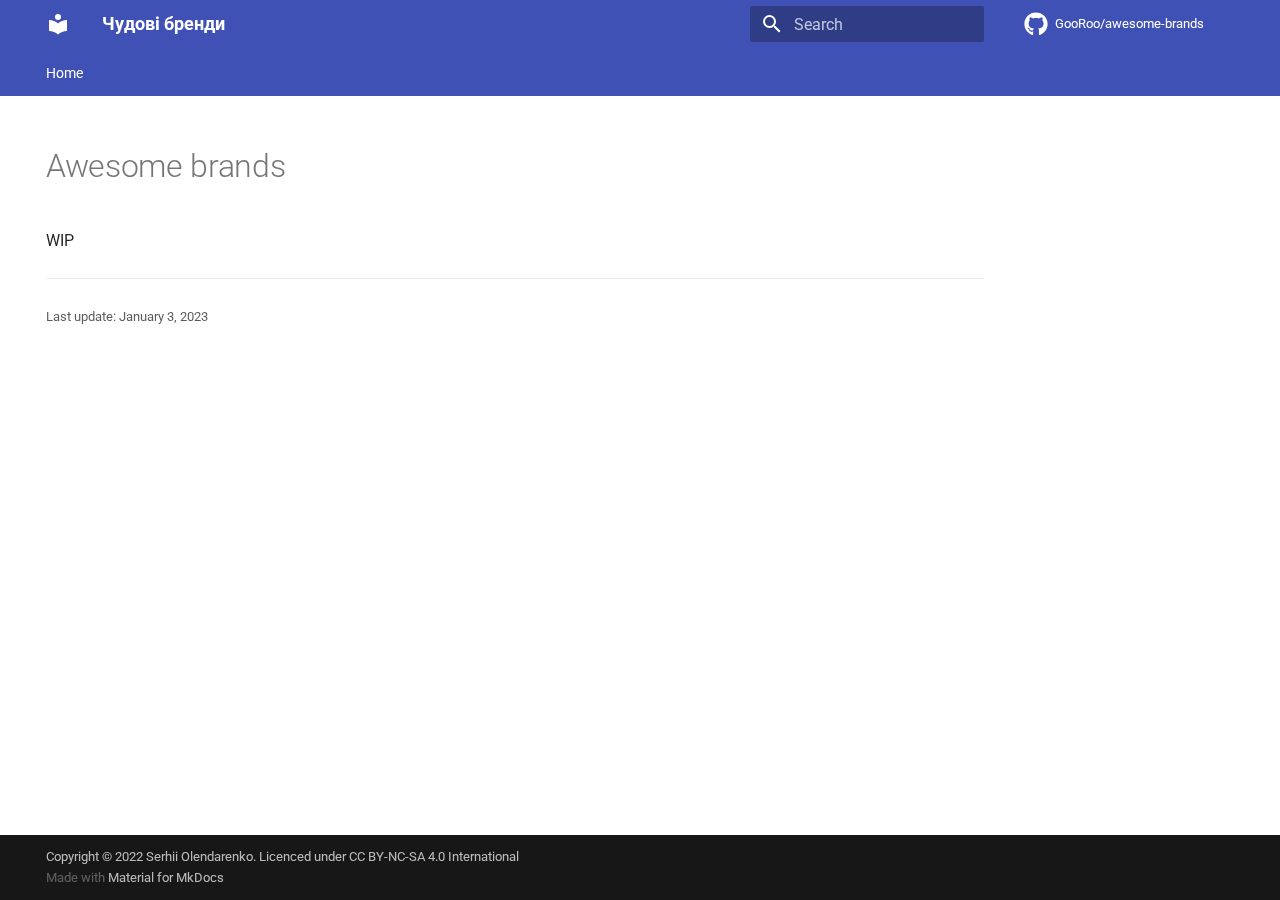
<file: en/index.html>
<!doctype html>
<html lang="en" class="no-js">
  <head>
    
      <meta charset="utf-8">
      <meta name="viewport" content="width=device-width,initial-scale=1">
      
        <meta name="description" content="A curated list of awesome (and awful) brands I had exprience with.">
      
      
        <meta name="author" content="Serhii Olendarenko">
      
      
        <link rel="canonical" href="https://gooroo.github.io/awesome-brands/en/">
      
      <link rel="icon" href="../assets/images/favicon.png">
      <meta name="generator" content="mkdocs-1.4.2, mkdocs-material-8.5.10">
    
    
      
        <title>Home - Чудові бренди</title>
      
    
    
      <link rel="stylesheet" href="../assets/stylesheets/main.975780f9.min.css">
      
        
        <link rel="stylesheet" href="../assets/stylesheets/palette.2505c338.min.css">
        
      
      

    
    
    
      
        
        
        <link rel="preconnect" href="https://fonts.gstatic.com" crossorigin>
        <link rel="stylesheet" href="https://fonts.googleapis.com/css?family=Roboto:300,300i,400,400i,700,700i%7CRoboto+Mono:400,400i,700,700i&display=fallback">
        <style>:root{--md-text-font:"Roboto";--md-code-font:"Roboto Mono"}</style>
      
    
    
      <link rel="stylesheet" href="../stylesheets/extra.css">
    
    <script>__md_scope=new URL("..",location),__md_hash=e=>[...e].reduce((e,_)=>(e<<5)-e+_.charCodeAt(0),0),__md_get=(e,_=localStorage,t=__md_scope)=>JSON.parse(_.getItem(t.pathname+"."+e)),__md_set=(e,_,t=localStorage,a=__md_scope)=>{try{t.setItem(a.pathname+"."+e,JSON.stringify(_))}catch(e){}}</script>
    
      

    
    
    
  </head>
  
  
    
    
    
    
    
    <body dir="ltr" data-md-color-scheme="default" data-md-color-primary="None" data-md-color-accent="None">
  
    
    
    <input class="md-toggle" data-md-toggle="drawer" type="checkbox" id="__drawer" autocomplete="off">
    <input class="md-toggle" data-md-toggle="search" type="checkbox" id="__search" autocomplete="off">
    <label class="md-overlay" for="__drawer"></label>
    <div data-md-component="skip">
      
        
        <a href="#awesome-brands" class="md-skip">
          Skip to content
        </a>
      
    </div>
    <div data-md-component="announce">
      
    </div>
    
    
      

<header class="md-header" data-md-component="header">
  <nav class="md-header__inner md-grid" aria-label="Header">
    <a href=".." title="Чудові бренди" class="md-header__button md-logo" aria-label="Чудові бренди" data-md-component="logo">
      
  
  <svg xmlns="http://www.w3.org/2000/svg" viewBox="0 0 24 24"><path d="M12 8a3 3 0 0 0 3-3 3 3 0 0 0-3-3 3 3 0 0 0-3 3 3 3 0 0 0 3 3m0 3.54C9.64 9.35 6.5 8 3 8v11c3.5 0 6.64 1.35 9 3.54 2.36-2.19 5.5-3.54 9-3.54V8c-3.5 0-6.64 1.35-9 3.54Z"/></svg>

    </a>
    <label class="md-header__button md-icon" for="__drawer">
      <svg xmlns="http://www.w3.org/2000/svg" viewBox="0 0 24 24"><path d="M3 6h18v2H3V6m0 5h18v2H3v-2m0 5h18v2H3v-2Z"/></svg>
    </label>
    <div class="md-header__title" data-md-component="header-title">
      <div class="md-header__ellipsis">
        <div class="md-header__topic">
          <span class="md-ellipsis">
            Чудові бренди
          </span>
        </div>
        <div class="md-header__topic" data-md-component="header-topic">
          <span class="md-ellipsis">
            
              Home
            
          </span>
        </div>
      </div>
    </div>
    
    
    
      <label class="md-header__button md-icon" for="__search">
        <svg xmlns="http://www.w3.org/2000/svg" viewBox="0 0 24 24"><path d="M9.5 3A6.5 6.5 0 0 1 16 9.5c0 1.61-.59 3.09-1.56 4.23l.27.27h.79l5 5-1.5 1.5-5-5v-.79l-.27-.27A6.516 6.516 0 0 1 9.5 16 6.5 6.5 0 0 1 3 9.5 6.5 6.5 0 0 1 9.5 3m0 2C7 5 5 7 5 9.5S7 14 9.5 14 14 12 14 9.5 12 5 9.5 5Z"/></svg>
      </label>
      <div class="md-search" data-md-component="search" role="dialog">
  <label class="md-search__overlay" for="__search"></label>
  <div class="md-search__inner" role="search">
    <form class="md-search__form" name="search">
      <input type="text" class="md-search__input" name="query" aria-label="Search" placeholder="Search" autocapitalize="off" autocorrect="off" autocomplete="off" spellcheck="false" data-md-component="search-query" required>
      <label class="md-search__icon md-icon" for="__search">
        <svg xmlns="http://www.w3.org/2000/svg" viewBox="0 0 24 24"><path d="M9.5 3A6.5 6.5 0 0 1 16 9.5c0 1.61-.59 3.09-1.56 4.23l.27.27h.79l5 5-1.5 1.5-5-5v-.79l-.27-.27A6.516 6.516 0 0 1 9.5 16 6.5 6.5 0 0 1 3 9.5 6.5 6.5 0 0 1 9.5 3m0 2C7 5 5 7 5 9.5S7 14 9.5 14 14 12 14 9.5 12 5 9.5 5Z"/></svg>
        <svg xmlns="http://www.w3.org/2000/svg" viewBox="0 0 24 24"><path d="M20 11v2H8l5.5 5.5-1.42 1.42L4.16 12l7.92-7.92L13.5 5.5 8 11h12Z"/></svg>
      </label>
      <nav class="md-search__options" aria-label="Search">
        
        <button type="reset" class="md-search__icon md-icon" title="Clear" aria-label="Clear" tabindex="-1">
          <svg xmlns="http://www.w3.org/2000/svg" viewBox="0 0 24 24"><path d="M19 6.41 17.59 5 12 10.59 6.41 5 5 6.41 10.59 12 5 17.59 6.41 19 12 13.41 17.59 19 19 17.59 13.41 12 19 6.41Z"/></svg>
        </button>
      </nav>
      
    </form>
    <div class="md-search__output">
      <div class="md-search__scrollwrap" data-md-scrollfix>
        <div class="md-search-result" data-md-component="search-result">
          <div class="md-search-result__meta">
            Initializing search
          </div>
          <ol class="md-search-result__list"></ol>
        </div>
      </div>
    </div>
  </div>
</div>
    
    
      <div class="md-header__source">
        <a href="https://github.com/GooRoo/awesome-brands" title="Go to repository" class="md-source" data-md-component="source">
  <div class="md-source__icon md-icon">
    
    <svg xmlns="http://www.w3.org/2000/svg" viewBox="0 0 496 512"><!--! Font Awesome Free 6.2.1 by @fontawesome - https://fontawesome.com License - https://fontawesome.com/license/free (Icons: CC BY 4.0, Fonts: SIL OFL 1.1, Code: MIT License) Copyright 2022 Fonticons, Inc.--><path d="M165.9 397.4c0 2-2.3 3.6-5.2 3.6-3.3.3-5.6-1.3-5.6-3.6 0-2 2.3-3.6 5.2-3.6 3-.3 5.6 1.3 5.6 3.6zm-31.1-4.5c-.7 2 1.3 4.3 4.3 4.9 2.6 1 5.6 0 6.2-2s-1.3-4.3-4.3-5.2c-2.6-.7-5.5.3-6.2 2.3zm44.2-1.7c-2.9.7-4.9 2.6-4.6 4.9.3 2 2.9 3.3 5.9 2.6 2.9-.7 4.9-2.6 4.6-4.6-.3-1.9-3-3.2-5.9-2.9zM244.8 8C106.1 8 0 113.3 0 252c0 110.9 69.8 205.8 169.5 239.2 12.8 2.3 17.3-5.6 17.3-12.1 0-6.2-.3-40.4-.3-61.4 0 0-70 15-84.7-29.8 0 0-11.4-29.1-27.8-36.6 0 0-22.9-15.7 1.6-15.4 0 0 24.9 2 38.6 25.8 21.9 38.6 58.6 27.5 72.9 20.9 2.3-16 8.8-27.1 16-33.7-55.9-6.2-112.3-14.3-112.3-110.5 0-27.5 7.6-41.3 23.6-58.9-2.6-6.5-11.1-33.3 2.6-67.9 20.9-6.5 69 27 69 27 20-5.6 41.5-8.5 62.8-8.5s42.8 2.9 62.8 8.5c0 0 48.1-33.6 69-27 13.7 34.7 5.2 61.4 2.6 67.9 16 17.7 25.8 31.5 25.8 58.9 0 96.5-58.9 104.2-114.8 110.5 9.2 7.9 17 22.9 17 46.4 0 33.7-.3 75.4-.3 83.6 0 6.5 4.6 14.4 17.3 12.1C428.2 457.8 496 362.9 496 252 496 113.3 383.5 8 244.8 8zM97.2 352.9c-1.3 1-1 3.3.7 5.2 1.6 1.6 3.9 2.3 5.2 1 1.3-1 1-3.3-.7-5.2-1.6-1.6-3.9-2.3-5.2-1zm-10.8-8.1c-.7 1.3.3 2.9 2.3 3.9 1.6 1 3.6.7 4.3-.7.7-1.3-.3-2.9-2.3-3.9-2-.6-3.6-.3-4.3.7zm32.4 35.6c-1.6 1.3-1 4.3 1.3 6.2 2.3 2.3 5.2 2.6 6.5 1 1.3-1.3.7-4.3-1.3-6.2-2.2-2.3-5.2-2.6-6.5-1zm-11.4-14.7c-1.6 1-1.6 3.6 0 5.9 1.6 2.3 4.3 3.3 5.6 2.3 1.6-1.3 1.6-3.9 0-6.2-1.4-2.3-4-3.3-5.6-2z"/></svg>
  </div>
  <div class="md-source__repository">
    GooRoo/awesome-brands
  </div>
</a>
      </div>
    
  </nav>
  
</header>
    
    <div class="md-container" data-md-component="container">
      
      
        
          
            
<nav class="md-tabs" aria-label="Tabs" data-md-component="tabs">
  <div class="md-tabs__inner md-grid">
    <ul class="md-tabs__list">
      
        
  
  
    
  


  <li class="md-tabs__item">
    <a href="./" class="md-tabs__link md-tabs__link--active">
      Home
    </a>
  </li>

      
    </ul>
  </div>
</nav>
          
        
      
      <main class="md-main" data-md-component="main">
        <div class="md-main__inner md-grid">
          
            
              
                
              
              <div class="md-sidebar md-sidebar--primary" data-md-component="sidebar" data-md-type="navigation" hidden>
                <div class="md-sidebar__scrollwrap">
                  <div class="md-sidebar__inner">
                    

  


<nav class="md-nav md-nav--primary md-nav--lifted" aria-label="Navigation" data-md-level="0">
  <label class="md-nav__title" for="__drawer">
    <a href=".." title="Чудові бренди" class="md-nav__button md-logo" aria-label="Чудові бренди" data-md-component="logo">
      
  
  <svg xmlns="http://www.w3.org/2000/svg" viewBox="0 0 24 24"><path d="M12 8a3 3 0 0 0 3-3 3 3 0 0 0-3-3 3 3 0 0 0-3 3 3 3 0 0 0 3 3m0 3.54C9.64 9.35 6.5 8 3 8v11c3.5 0 6.64 1.35 9 3.54 2.36-2.19 5.5-3.54 9-3.54V8c-3.5 0-6.64 1.35-9 3.54Z"/></svg>

    </a>
    Чудові бренди
  </label>
  
    <div class="md-nav__source">
      <a href="https://github.com/GooRoo/awesome-brands" title="Go to repository" class="md-source" data-md-component="source">
  <div class="md-source__icon md-icon">
    
    <svg xmlns="http://www.w3.org/2000/svg" viewBox="0 0 496 512"><!--! Font Awesome Free 6.2.1 by @fontawesome - https://fontawesome.com License - https://fontawesome.com/license/free (Icons: CC BY 4.0, Fonts: SIL OFL 1.1, Code: MIT License) Copyright 2022 Fonticons, Inc.--><path d="M165.9 397.4c0 2-2.3 3.6-5.2 3.6-3.3.3-5.6-1.3-5.6-3.6 0-2 2.3-3.6 5.2-3.6 3-.3 5.6 1.3 5.6 3.6zm-31.1-4.5c-.7 2 1.3 4.3 4.3 4.9 2.6 1 5.6 0 6.2-2s-1.3-4.3-4.3-5.2c-2.6-.7-5.5.3-6.2 2.3zm44.2-1.7c-2.9.7-4.9 2.6-4.6 4.9.3 2 2.9 3.3 5.9 2.6 2.9-.7 4.9-2.6 4.6-4.6-.3-1.9-3-3.2-5.9-2.9zM244.8 8C106.1 8 0 113.3 0 252c0 110.9 69.8 205.8 169.5 239.2 12.8 2.3 17.3-5.6 17.3-12.1 0-6.2-.3-40.4-.3-61.4 0 0-70 15-84.7-29.8 0 0-11.4-29.1-27.8-36.6 0 0-22.9-15.7 1.6-15.4 0 0 24.9 2 38.6 25.8 21.9 38.6 58.6 27.5 72.9 20.9 2.3-16 8.8-27.1 16-33.7-55.9-6.2-112.3-14.3-112.3-110.5 0-27.5 7.6-41.3 23.6-58.9-2.6-6.5-11.1-33.3 2.6-67.9 20.9-6.5 69 27 69 27 20-5.6 41.5-8.5 62.8-8.5s42.8 2.9 62.8 8.5c0 0 48.1-33.6 69-27 13.7 34.7 5.2 61.4 2.6 67.9 16 17.7 25.8 31.5 25.8 58.9 0 96.5-58.9 104.2-114.8 110.5 9.2 7.9 17 22.9 17 46.4 0 33.7-.3 75.4-.3 83.6 0 6.5 4.6 14.4 17.3 12.1C428.2 457.8 496 362.9 496 252 496 113.3 383.5 8 244.8 8zM97.2 352.9c-1.3 1-1 3.3.7 5.2 1.6 1.6 3.9 2.3 5.2 1 1.3-1 1-3.3-.7-5.2-1.6-1.6-3.9-2.3-5.2-1zm-10.8-8.1c-.7 1.3.3 2.9 2.3 3.9 1.6 1 3.6.7 4.3-.7.7-1.3-.3-2.9-2.3-3.9-2-.6-3.6-.3-4.3.7zm32.4 35.6c-1.6 1.3-1 4.3 1.3 6.2 2.3 2.3 5.2 2.6 6.5 1 1.3-1.3.7-4.3-1.3-6.2-2.2-2.3-5.2-2.6-6.5-1zm-11.4-14.7c-1.6 1-1.6 3.6 0 5.9 1.6 2.3 4.3 3.3 5.6 2.3 1.6-1.3 1.6-3.9 0-6.2-1.4-2.3-4-3.3-5.6-2z"/></svg>
  </div>
  <div class="md-source__repository">
    GooRoo/awesome-brands
  </div>
</a>
    </div>
  
  <ul class="md-nav__list" data-md-scrollfix>
    
      
      
      

  
  
    
  
  
    <li class="md-nav__item md-nav__item--active">
      
      <input class="md-nav__toggle md-toggle" data-md-toggle="toc" type="checkbox" id="__toc">
      
      
        
      
      
      <a href="./" class="md-nav__link md-nav__link--active">
        Home
      </a>
      
    </li>
  

    
  </ul>
</nav>
                  </div>
                </div>
              </div>
            
            
              
                
              
              <div class="md-sidebar md-sidebar--secondary" data-md-component="sidebar" data-md-type="toc" >
                <div class="md-sidebar__scrollwrap">
                  <div class="md-sidebar__inner">
                    

<nav class="md-nav md-nav--secondary" aria-label="Table of contents">
  
  
  
    
  
  
</nav>
                  </div>
                </div>
              </div>
            
          
          
            <div class="md-content" data-md-component="content">
              <article class="md-content__inner md-typeset">
                
                  
  
  





<h1 id="awesome-brands">Awesome brands<a class="headerlink" href="#awesome-brands" title="Permanent link">&para;</a></h1>
<p>WIP</p>

  <hr>
<div class="md-source-file">
  <small>
    
      Last update:
      <span class="git-revision-date-localized-plugin git-revision-date-localized-plugin-date">January 3, 2023</span>
      
    
  </small>
</div>



  



                
              </article>
            </div>
          
          
  <script>var tabs=__md_get("__tabs");if(Array.isArray(tabs))e:for(var set of document.querySelectorAll(".tabbed-set")){var tab,labels=set.querySelector(".tabbed-labels");for(tab of tabs)for(var label of labels.getElementsByTagName("label"))if(label.innerText.trim()===tab){var input=document.getElementById(label.htmlFor);input.checked=!0;continue e}}</script>

        </div>
        
          <a href="#" class="md-top md-icon" data-md-component="top" hidden>
            <svg xmlns="http://www.w3.org/2000/svg" viewBox="0 0 24 24"><path d="M13 20h-2V8l-5.5 5.5-1.42-1.42L12 4.16l7.92 7.92-1.42 1.42L13 8v12Z"/></svg>
            Back to top
          </a>
        
      </main>
      
        <footer class="md-footer">
  
  <div class="md-footer-meta md-typeset">
    <div class="md-footer-meta__inner md-grid">
      <div class="md-copyright">
  
    <div class="md-copyright__highlight">
      Copyright &copy; 2022 Serhii Olendarenko. Licenced under <a rel="license" href="http://creativecommons.org/licenses/by-nc-sa/4.0/">CC BY-NC-SA 4.0 International</a>
    </div>
  
  
    Made with
    <a href="https://squidfunk.github.io/mkdocs-material/" target="_blank" rel="noopener">
      Material for MkDocs
    </a>
  
</div>
      
    </div>
  </div>
</footer>
      
    </div>
    <div class="md-dialog" data-md-component="dialog">
      <div class="md-dialog__inner md-typeset"></div>
    </div>
    
    <script id="__config" type="application/json">{"base": "..", "features": ["content.tabs.link", "navigation.indexes", "navigation.instant", "navigation.tracking", "navigation.tabs", "navigation.top"], "search": "../assets/javascripts/workers/search.16e2a7d4.min.js", "translations": {"clipboard.copied": "Copied to clipboard", "clipboard.copy": "Copy to clipboard", "search.config.lang": "en", "search.config.pipeline": "trimmer, stopWordFilter", "search.config.separator": "[\\s\\-]+", "search.placeholder": "Search", "search.result.more.one": "1 more on this page", "search.result.more.other": "# more on this page", "search.result.none": "No matching documents", "search.result.one": "1 matching document", "search.result.other": "# matching documents", "search.result.placeholder": "Type to start searching", "search.result.term.missing": "Missing", "select.version.title": "Select version"}}</script>
    
    
      <script src="../assets/javascripts/bundle.5a2dcb6a.min.js"></script>
      
    
    
  </body>
</html>
</file>
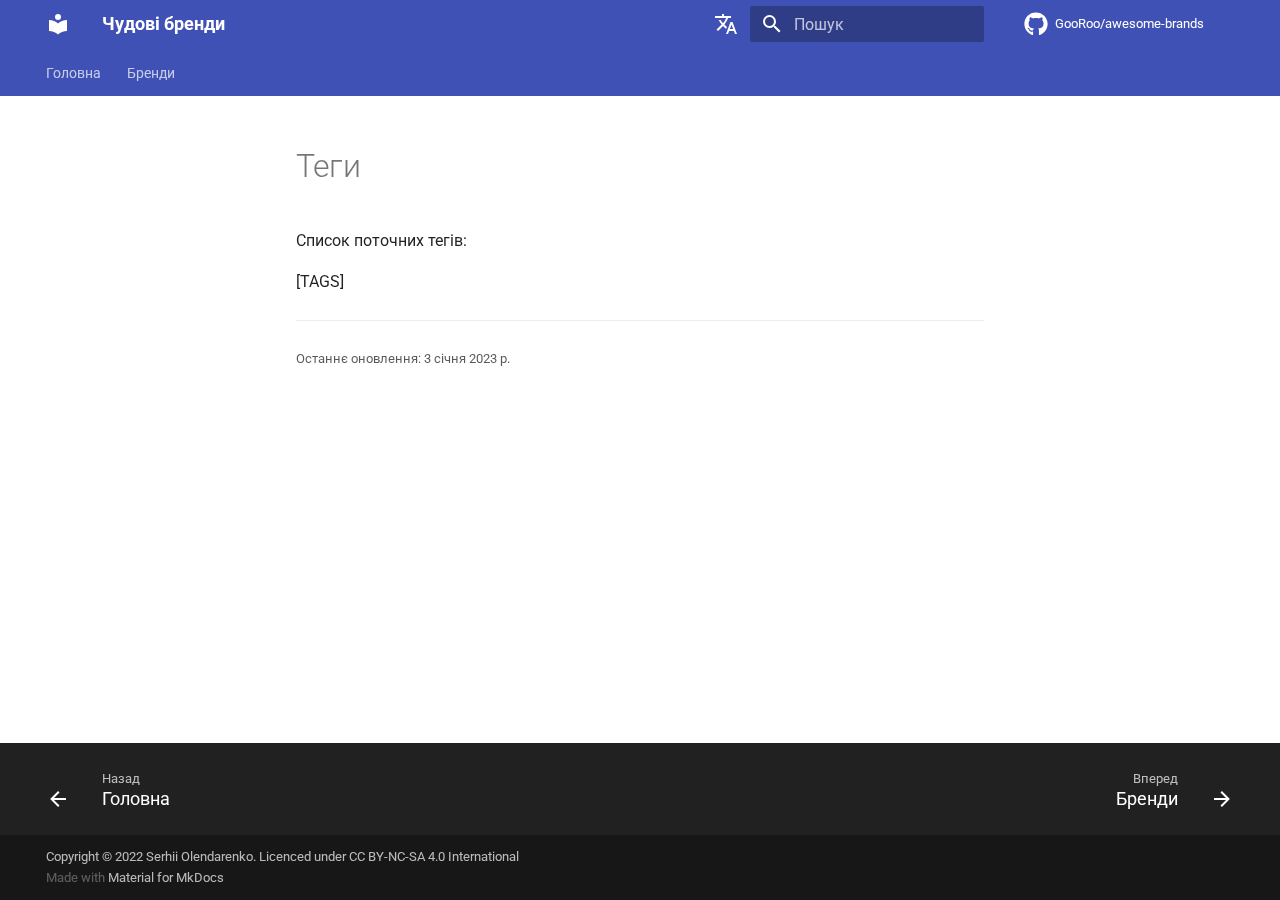
<file: tags/index.html>
<!doctype html>
<html lang="uk" class="no-js">
  <head>
    
      <meta charset="utf-8">
      <meta name="viewport" content="width=device-width,initial-scale=1">
      
        <meta name="description" content="A curated list of awesome (and awful) brands I had exprience with.">
      
      
        <meta name="author" content="Serhii Olendarenko">
      
      
        <link rel="canonical" href="https://gooroo.github.io/awesome-brands/tags/">
      
      <link rel="icon" href="../assets/images/favicon.png">
      <meta name="generator" content="mkdocs-1.4.2, mkdocs-material-8.5.10">
    
    
      
        <title>Теги - Чудові бренди</title>
      
    
    
      <link rel="stylesheet" href="../assets/stylesheets/main.975780f9.min.css">
      
        
        <link rel="stylesheet" href="../assets/stylesheets/palette.2505c338.min.css">
        
      
      

    
    
    
      
        
        
        <link rel="preconnect" href="https://fonts.gstatic.com" crossorigin>
        <link rel="stylesheet" href="https://fonts.googleapis.com/css?family=Roboto:300,300i,400,400i,700,700i%7CRoboto+Mono:400,400i,700,700i&display=fallback">
        <style>:root{--md-text-font:"Roboto";--md-code-font:"Roboto Mono"}</style>
      
    
    
      <link rel="stylesheet" href="../stylesheets/extra.css">
    
    <script>__md_scope=new URL("..",location),__md_hash=e=>[...e].reduce((e,_)=>(e<<5)-e+_.charCodeAt(0),0),__md_get=(e,_=localStorage,t=__md_scope)=>JSON.parse(_.getItem(t.pathname+"."+e)),__md_set=(e,_,t=localStorage,a=__md_scope)=>{try{t.setItem(a.pathname+"."+e,JSON.stringify(_))}catch(e){}}</script>
    
      

    
    
    
  </head>
  
  
    
    
    
    
    
    <body dir="ltr" data-md-color-scheme="default" data-md-color-primary="None" data-md-color-accent="None">
  
    
    
    <input class="md-toggle" data-md-toggle="drawer" type="checkbox" id="__drawer" autocomplete="off">
    <input class="md-toggle" data-md-toggle="search" type="checkbox" id="__search" autocomplete="off">
    <label class="md-overlay" for="__drawer"></label>
    <div data-md-component="skip">
      
        
        <a href="#теги" class="md-skip">
          Перейти до змісту
        </a>
      
    </div>
    <div data-md-component="announce">
      
    </div>
    
    
      

<header class="md-header" data-md-component="header">
  <nav class="md-header__inner md-grid" aria-label="Header">
    <a href=".." title="Чудові бренди" class="md-header__button md-logo" aria-label="Чудові бренди" data-md-component="logo">
      
  
  <svg xmlns="http://www.w3.org/2000/svg" viewBox="0 0 24 24"><path d="M12 8a3 3 0 0 0 3-3 3 3 0 0 0-3-3 3 3 0 0 0-3 3 3 3 0 0 0 3 3m0 3.54C9.64 9.35 6.5 8 3 8v11c3.5 0 6.64 1.35 9 3.54 2.36-2.19 5.5-3.54 9-3.54V8c-3.5 0-6.64 1.35-9 3.54Z"/></svg>

    </a>
    <label class="md-header__button md-icon" for="__drawer">
      <svg xmlns="http://www.w3.org/2000/svg" viewBox="0 0 24 24"><path d="M3 6h18v2H3V6m0 5h18v2H3v-2m0 5h18v2H3v-2Z"/></svg>
    </label>
    <div class="md-header__title" data-md-component="header-title">
      <div class="md-header__ellipsis">
        <div class="md-header__topic">
          <span class="md-ellipsis">
            Чудові бренди
          </span>
        </div>
        <div class="md-header__topic" data-md-component="header-topic">
          <span class="md-ellipsis">
            
              Теги
            
          </span>
        </div>
      </div>
    </div>
    
    
      <div class="md-header__option">
        <div class="md-select">
          
          <button class="md-header__button md-icon" aria-label="Select language">
            <svg xmlns="http://www.w3.org/2000/svg" viewBox="0 0 24 24"><path d="m12.87 15.07-2.54-2.51.03-.03A17.52 17.52 0 0 0 14.07 6H17V4h-7V2H8v2H1v2h11.17C11.5 7.92 10.44 9.75 9 11.35 8.07 10.32 7.3 9.19 6.69 8h-2c.73 1.63 1.73 3.17 2.98 4.56l-5.09 5.02L4 19l5-5 3.11 3.11.76-2.04M18.5 10h-2L12 22h2l1.12-3h4.75L21 22h2l-4.5-12m-2.62 7 1.62-4.33L19.12 17h-3.24Z"/></svg>
          </button>
          <div class="md-select__inner">
            <ul class="md-select__list">
              
                <li class="md-select__item">
                  <a href="../" hreflang="uk" class="md-select__link">
                    Українська
                  </a>
                </li>
              
                <li class="md-select__item">
                  <a href="../en/" hreflang="en" class="md-select__link">
                    English
                  </a>
                </li>
              
            </ul>
          </div>
        </div>
      </div>
    
    
      <label class="md-header__button md-icon" for="__search">
        <svg xmlns="http://www.w3.org/2000/svg" viewBox="0 0 24 24"><path d="M9.5 3A6.5 6.5 0 0 1 16 9.5c0 1.61-.59 3.09-1.56 4.23l.27.27h.79l5 5-1.5 1.5-5-5v-.79l-.27-.27A6.516 6.516 0 0 1 9.5 16 6.5 6.5 0 0 1 3 9.5 6.5 6.5 0 0 1 9.5 3m0 2C7 5 5 7 5 9.5S7 14 9.5 14 14 12 14 9.5 12 5 9.5 5Z"/></svg>
      </label>
      <div class="md-search" data-md-component="search" role="dialog">
  <label class="md-search__overlay" for="__search"></label>
  <div class="md-search__inner" role="search">
    <form class="md-search__form" name="search">
      <input type="text" class="md-search__input" name="query" aria-label="Пошук" placeholder="Пошук" autocapitalize="off" autocorrect="off" autocomplete="off" spellcheck="false" data-md-component="search-query" required>
      <label class="md-search__icon md-icon" for="__search">
        <svg xmlns="http://www.w3.org/2000/svg" viewBox="0 0 24 24"><path d="M9.5 3A6.5 6.5 0 0 1 16 9.5c0 1.61-.59 3.09-1.56 4.23l.27.27h.79l5 5-1.5 1.5-5-5v-.79l-.27-.27A6.516 6.516 0 0 1 9.5 16 6.5 6.5 0 0 1 3 9.5 6.5 6.5 0 0 1 9.5 3m0 2C7 5 5 7 5 9.5S7 14 9.5 14 14 12 14 9.5 12 5 9.5 5Z"/></svg>
        <svg xmlns="http://www.w3.org/2000/svg" viewBox="0 0 24 24"><path d="M20 11v2H8l5.5 5.5-1.42 1.42L4.16 12l7.92-7.92L13.5 5.5 8 11h12Z"/></svg>
      </label>
      <nav class="md-search__options" aria-label="Search">
        
        <button type="reset" class="md-search__icon md-icon" title="Clear" aria-label="Clear" tabindex="-1">
          <svg xmlns="http://www.w3.org/2000/svg" viewBox="0 0 24 24"><path d="M19 6.41 17.59 5 12 10.59 6.41 5 5 6.41 10.59 12 5 17.59 6.41 19 12 13.41 17.59 19 19 17.59 13.41 12 19 6.41Z"/></svg>
        </button>
      </nav>
      
    </form>
    <div class="md-search__output">
      <div class="md-search__scrollwrap" data-md-scrollfix>
        <div class="md-search-result" data-md-component="search-result">
          <div class="md-search-result__meta">
            Initializing search
          </div>
          <ol class="md-search-result__list"></ol>
        </div>
      </div>
    </div>
  </div>
</div>
    
    
      <div class="md-header__source">
        <a href="https://github.com/GooRoo/awesome-brands" title="Перейти до репозиторію" class="md-source" data-md-component="source">
  <div class="md-source__icon md-icon">
    
    <svg xmlns="http://www.w3.org/2000/svg" viewBox="0 0 496 512"><!--! Font Awesome Free 6.2.1 by @fontawesome - https://fontawesome.com License - https://fontawesome.com/license/free (Icons: CC BY 4.0, Fonts: SIL OFL 1.1, Code: MIT License) Copyright 2022 Fonticons, Inc.--><path d="M165.9 397.4c0 2-2.3 3.6-5.2 3.6-3.3.3-5.6-1.3-5.6-3.6 0-2 2.3-3.6 5.2-3.6 3-.3 5.6 1.3 5.6 3.6zm-31.1-4.5c-.7 2 1.3 4.3 4.3 4.9 2.6 1 5.6 0 6.2-2s-1.3-4.3-4.3-5.2c-2.6-.7-5.5.3-6.2 2.3zm44.2-1.7c-2.9.7-4.9 2.6-4.6 4.9.3 2 2.9 3.3 5.9 2.6 2.9-.7 4.9-2.6 4.6-4.6-.3-1.9-3-3.2-5.9-2.9zM244.8 8C106.1 8 0 113.3 0 252c0 110.9 69.8 205.8 169.5 239.2 12.8 2.3 17.3-5.6 17.3-12.1 0-6.2-.3-40.4-.3-61.4 0 0-70 15-84.7-29.8 0 0-11.4-29.1-27.8-36.6 0 0-22.9-15.7 1.6-15.4 0 0 24.9 2 38.6 25.8 21.9 38.6 58.6 27.5 72.9 20.9 2.3-16 8.8-27.1 16-33.7-55.9-6.2-112.3-14.3-112.3-110.5 0-27.5 7.6-41.3 23.6-58.9-2.6-6.5-11.1-33.3 2.6-67.9 20.9-6.5 69 27 69 27 20-5.6 41.5-8.5 62.8-8.5s42.8 2.9 62.8 8.5c0 0 48.1-33.6 69-27 13.7 34.7 5.2 61.4 2.6 67.9 16 17.7 25.8 31.5 25.8 58.9 0 96.5-58.9 104.2-114.8 110.5 9.2 7.9 17 22.9 17 46.4 0 33.7-.3 75.4-.3 83.6 0 6.5 4.6 14.4 17.3 12.1C428.2 457.8 496 362.9 496 252 496 113.3 383.5 8 244.8 8zM97.2 352.9c-1.3 1-1 3.3.7 5.2 1.6 1.6 3.9 2.3 5.2 1 1.3-1 1-3.3-.7-5.2-1.6-1.6-3.9-2.3-5.2-1zm-10.8-8.1c-.7 1.3.3 2.9 2.3 3.9 1.6 1 3.6.7 4.3-.7.7-1.3-.3-2.9-2.3-3.9-2-.6-3.6-.3-4.3.7zm32.4 35.6c-1.6 1.3-1 4.3 1.3 6.2 2.3 2.3 5.2 2.6 6.5 1 1.3-1.3.7-4.3-1.3-6.2-2.2-2.3-5.2-2.6-6.5-1zm-11.4-14.7c-1.6 1-1.6 3.6 0 5.9 1.6 2.3 4.3 3.3 5.6 2.3 1.6-1.3 1.6-3.9 0-6.2-1.4-2.3-4-3.3-5.6-2z"/></svg>
  </div>
  <div class="md-source__repository">
    GooRoo/awesome-brands
  </div>
</a>
      </div>
    
  </nav>
  
</header>
    
    <div class="md-container" data-md-component="container">
      
      
        
          
            
<nav class="md-tabs" aria-label="Tabs" data-md-component="tabs">
  <div class="md-tabs__inner md-grid">
    <ul class="md-tabs__list">
      
        
  
  


  <li class="md-tabs__item">
    <a href=".." class="md-tabs__link">
      Головна
    </a>
  </li>

      
        
  
  


  
  
  
    <li class="md-tabs__item">
      <a href="../Brands/" class="md-tabs__link">
        Бренди
      </a>
    </li>
  

      
    </ul>
  </div>
</nav>
          
        
      
      <main class="md-main" data-md-component="main">
        <div class="md-main__inner md-grid">
          
            
              
              <div class="md-sidebar md-sidebar--primary" data-md-component="sidebar" data-md-type="navigation" >
                <div class="md-sidebar__scrollwrap">
                  <div class="md-sidebar__inner">
                    

  


<nav class="md-nav md-nav--primary md-nav--lifted" aria-label="Navigation" data-md-level="0">
  <label class="md-nav__title" for="__drawer">
    <a href=".." title="Чудові бренди" class="md-nav__button md-logo" aria-label="Чудові бренди" data-md-component="logo">
      
  
  <svg xmlns="http://www.w3.org/2000/svg" viewBox="0 0 24 24"><path d="M12 8a3 3 0 0 0 3-3 3 3 0 0 0-3-3 3 3 0 0 0-3 3 3 3 0 0 0 3 3m0 3.54C9.64 9.35 6.5 8 3 8v11c3.5 0 6.64 1.35 9 3.54 2.36-2.19 5.5-3.54 9-3.54V8c-3.5 0-6.64 1.35-9 3.54Z"/></svg>

    </a>
    Чудові бренди
  </label>
  
    <div class="md-nav__source">
      <a href="https://github.com/GooRoo/awesome-brands" title="Перейти до репозиторію" class="md-source" data-md-component="source">
  <div class="md-source__icon md-icon">
    
    <svg xmlns="http://www.w3.org/2000/svg" viewBox="0 0 496 512"><!--! Font Awesome Free 6.2.1 by @fontawesome - https://fontawesome.com License - https://fontawesome.com/license/free (Icons: CC BY 4.0, Fonts: SIL OFL 1.1, Code: MIT License) Copyright 2022 Fonticons, Inc.--><path d="M165.9 397.4c0 2-2.3 3.6-5.2 3.6-3.3.3-5.6-1.3-5.6-3.6 0-2 2.3-3.6 5.2-3.6 3-.3 5.6 1.3 5.6 3.6zm-31.1-4.5c-.7 2 1.3 4.3 4.3 4.9 2.6 1 5.6 0 6.2-2s-1.3-4.3-4.3-5.2c-2.6-.7-5.5.3-6.2 2.3zm44.2-1.7c-2.9.7-4.9 2.6-4.6 4.9.3 2 2.9 3.3 5.9 2.6 2.9-.7 4.9-2.6 4.6-4.6-.3-1.9-3-3.2-5.9-2.9zM244.8 8C106.1 8 0 113.3 0 252c0 110.9 69.8 205.8 169.5 239.2 12.8 2.3 17.3-5.6 17.3-12.1 0-6.2-.3-40.4-.3-61.4 0 0-70 15-84.7-29.8 0 0-11.4-29.1-27.8-36.6 0 0-22.9-15.7 1.6-15.4 0 0 24.9 2 38.6 25.8 21.9 38.6 58.6 27.5 72.9 20.9 2.3-16 8.8-27.1 16-33.7-55.9-6.2-112.3-14.3-112.3-110.5 0-27.5 7.6-41.3 23.6-58.9-2.6-6.5-11.1-33.3 2.6-67.9 20.9-6.5 69 27 69 27 20-5.6 41.5-8.5 62.8-8.5s42.8 2.9 62.8 8.5c0 0 48.1-33.6 69-27 13.7 34.7 5.2 61.4 2.6 67.9 16 17.7 25.8 31.5 25.8 58.9 0 96.5-58.9 104.2-114.8 110.5 9.2 7.9 17 22.9 17 46.4 0 33.7-.3 75.4-.3 83.6 0 6.5 4.6 14.4 17.3 12.1C428.2 457.8 496 362.9 496 252 496 113.3 383.5 8 244.8 8zM97.2 352.9c-1.3 1-1 3.3.7 5.2 1.6 1.6 3.9 2.3 5.2 1 1.3-1 1-3.3-.7-5.2-1.6-1.6-3.9-2.3-5.2-1zm-10.8-8.1c-.7 1.3.3 2.9 2.3 3.9 1.6 1 3.6.7 4.3-.7.7-1.3-.3-2.9-2.3-3.9-2-.6-3.6-.3-4.3.7zm32.4 35.6c-1.6 1.3-1 4.3 1.3 6.2 2.3 2.3 5.2 2.6 6.5 1 1.3-1.3.7-4.3-1.3-6.2-2.2-2.3-5.2-2.6-6.5-1zm-11.4-14.7c-1.6 1-1.6 3.6 0 5.9 1.6 2.3 4.3 3.3 5.6 2.3 1.6-1.3 1.6-3.9 0-6.2-1.4-2.3-4-3.3-5.6-2z"/></svg>
  </div>
  <div class="md-source__repository">
    GooRoo/awesome-brands
  </div>
</a>
    </div>
  
  <ul class="md-nav__list" data-md-scrollfix>
    
      
      
      

  
  
  
    <li class="md-nav__item">
      <a href=".." class="md-nav__link">
        Головна
      </a>
    </li>
  

    
      
      
      

  
  
  
    
    <li class="md-nav__item md-nav__item--nested">
      
      
        <input class="md-nav__toggle md-toggle" data-md-toggle="__nav_2" type="checkbox" id="__nav_2" >
      
      
      
        
          
        
          
        
          
        
      
      
        <label class="md-nav__link" for="__nav_2">
          Бренди
          <span class="md-nav__icon md-icon"></span>
        </label>
      
      <nav class="md-nav" aria-label="Бренди" data-md-level="1">
        <label class="md-nav__title" for="__nav_2">
          <span class="md-nav__icon md-icon"></span>
          Бренди
        </label>
        <ul class="md-nav__list" data-md-scrollfix>
          
            
              
  
  
  
    <li class="md-nav__item">
      <a href="../Brands/" class="md-nav__link">
        Бренди
      </a>
    </li>
  

            
          
            
              
  
  
  
    <li class="md-nav__item">
      <a href="../Brands/%D0%91%D1%96%D0%BE%D0%BB/" class="md-nav__link">
        Біол
      </a>
    </li>
  

            
          
            
              
  
  
  
    <li class="md-nav__item">
      <a href="../Brands/Phomemo/" class="md-nav__link">
        Phomemo
      </a>
    </li>
  

            
          
        </ul>
      </nav>
    </li>
  

    
  </ul>
</nav>
                  </div>
                </div>
              </div>
            
            
              
              <div class="md-sidebar md-sidebar--secondary" data-md-component="sidebar" data-md-type="toc" >
                <div class="md-sidebar__scrollwrap">
                  <div class="md-sidebar__inner">
                    

<nav class="md-nav md-nav--secondary" aria-label="Зміст">
  
  
  
    
  
  
</nav>
                  </div>
                </div>
              </div>
            
          
          
            <div class="md-content" data-md-component="content">
              <article class="md-content__inner md-typeset">
                
                  
  




<h1 id="теги">Теги<a class="headerlink" href="#теги" title="Permanent link">&para;</a></h1>
<p>Список поточних тегів:</p>
<p>[TAGS]</p>

  <hr>
<div class="md-source-file">
  <small>
    
      Останнє оновлення:
      <span class="git-revision-date-localized-plugin git-revision-date-localized-plugin-date">3 січня 2023 р.</span>
      
    
  </small>
</div>





                
              </article>
            </div>
          
          
  <script>var tabs=__md_get("__tabs");if(Array.isArray(tabs))e:for(var set of document.querySelectorAll(".tabbed-set")){var tab,labels=set.querySelector(".tabbed-labels");for(tab of tabs)for(var label of labels.getElementsByTagName("label"))if(label.innerText.trim()===tab){var input=document.getElementById(label.htmlFor);input.checked=!0;continue e}}</script>

        </div>
        
          <a href="#" class="md-top md-icon" data-md-component="top" hidden>
            <svg xmlns="http://www.w3.org/2000/svg" viewBox="0 0 24 24"><path d="M13 20h-2V8l-5.5 5.5-1.42-1.42L12 4.16l7.92 7.92-1.42 1.42L13 8v12Z"/></svg>
            Back to top
          </a>
        
      </main>
      
        <footer class="md-footer">
  
    
    <nav class="md-footer__inner md-grid" aria-label="Footer" >
      
        
        <a href=".." class="md-footer__link md-footer__link--prev" aria-label="Назад: Головна" rel="prev">
          <div class="md-footer__button md-icon">
            <svg xmlns="http://www.w3.org/2000/svg" viewBox="0 0 24 24"><path d="M20 11v2H8l5.5 5.5-1.42 1.42L4.16 12l7.92-7.92L13.5 5.5 8 11h12Z"/></svg>
          </div>
          <div class="md-footer__title">
            <div class="md-ellipsis">
              <span class="md-footer__direction">
                Назад
              </span>
              Головна
            </div>
          </div>
        </a>
      
      
        
        <a href="../Brands/" class="md-footer__link md-footer__link--next" aria-label="Вперед: Бренди" rel="next">
          <div class="md-footer__title">
            <div class="md-ellipsis">
              <span class="md-footer__direction">
                Вперед
              </span>
              Бренди
            </div>
          </div>
          <div class="md-footer__button md-icon">
            <svg xmlns="http://www.w3.org/2000/svg" viewBox="0 0 24 24"><path d="M4 11v2h12l-5.5 5.5 1.42 1.42L19.84 12l-7.92-7.92L10.5 5.5 16 11H4Z"/></svg>
          </div>
        </a>
      
    </nav>
  
  <div class="md-footer-meta md-typeset">
    <div class="md-footer-meta__inner md-grid">
      <div class="md-copyright">
  
    <div class="md-copyright__highlight">
      Copyright &copy; 2022 Serhii Olendarenko. Licenced under <a rel="license" href="http://creativecommons.org/licenses/by-nc-sa/4.0/">CC BY-NC-SA 4.0 International</a>
    </div>
  
  
    Made with
    <a href="https://squidfunk.github.io/mkdocs-material/" target="_blank" rel="noopener">
      Material for MkDocs
    </a>
  
</div>
      
    </div>
  </div>
</footer>
      
    </div>
    <div class="md-dialog" data-md-component="dialog">
      <div class="md-dialog__inner md-typeset"></div>
    </div>
    
    <script id="__config" type="application/json">{"base": "..", "features": ["content.tabs.link", "navigation.indexes", "navigation.instant", "navigation.tracking", "navigation.tabs", "navigation.top"], "search": "../assets/javascripts/workers/search.16e2a7d4.min.js", "translations": {"clipboard.copied": "\u0421\u043a\u043e\u043f\u0456\u0439\u043e\u0432\u0430\u043d\u043e \u0432 \u0431\u0443\u0444\u0435\u0440", "clipboard.copy": "\u0421\u043a\u043e\u043f\u0456\u044e\u0432\u0430\u0442\u0438 \u0432 \u0431\u0443\u0444\u0435\u0440", "search.config.lang": "ru", "search.config.pipeline": "trimmer, stopWordFilter", "search.config.separator": "[\\s\\-]+", "search.placeholder": "\u041f\u043e\u0448\u0443\u043a", "search.result.more.one": "1 more on this page", "search.result.more.other": "# more on this page", "search.result.none": "\u0417\u0431\u0456\u0433\u0456\u0432 \u043d\u0435 \u0437\u043d\u0430\u0439\u0434\u0435\u043d\u043e", "search.result.one": "\u0417\u043d\u0430\u0439\u0434\u0435\u043d\u043e 1 \u0437\u0431\u0456\u0433", "search.result.other": "\u0417\u043d\u0430\u0439\u0434\u0435\u043d\u043e # \u0437\u0431\u0456\u0433\u0456\u0432", "search.result.placeholder": "\u0420\u043e\u0437\u043f\u043e\u0447\u043d\u0456\u0442\u044c \u043f\u0438\u0441\u0430\u0442\u0438 \u0434\u043b\u044f \u043f\u043e\u0448\u0443\u043a\u0443", "search.result.term.missing": "Missing", "select.version.title": "Select version"}}</script>
    
    
      <script src="../assets/javascripts/bundle.5a2dcb6a.min.js"></script>
      
    
    
  </body>
</html>
</file>
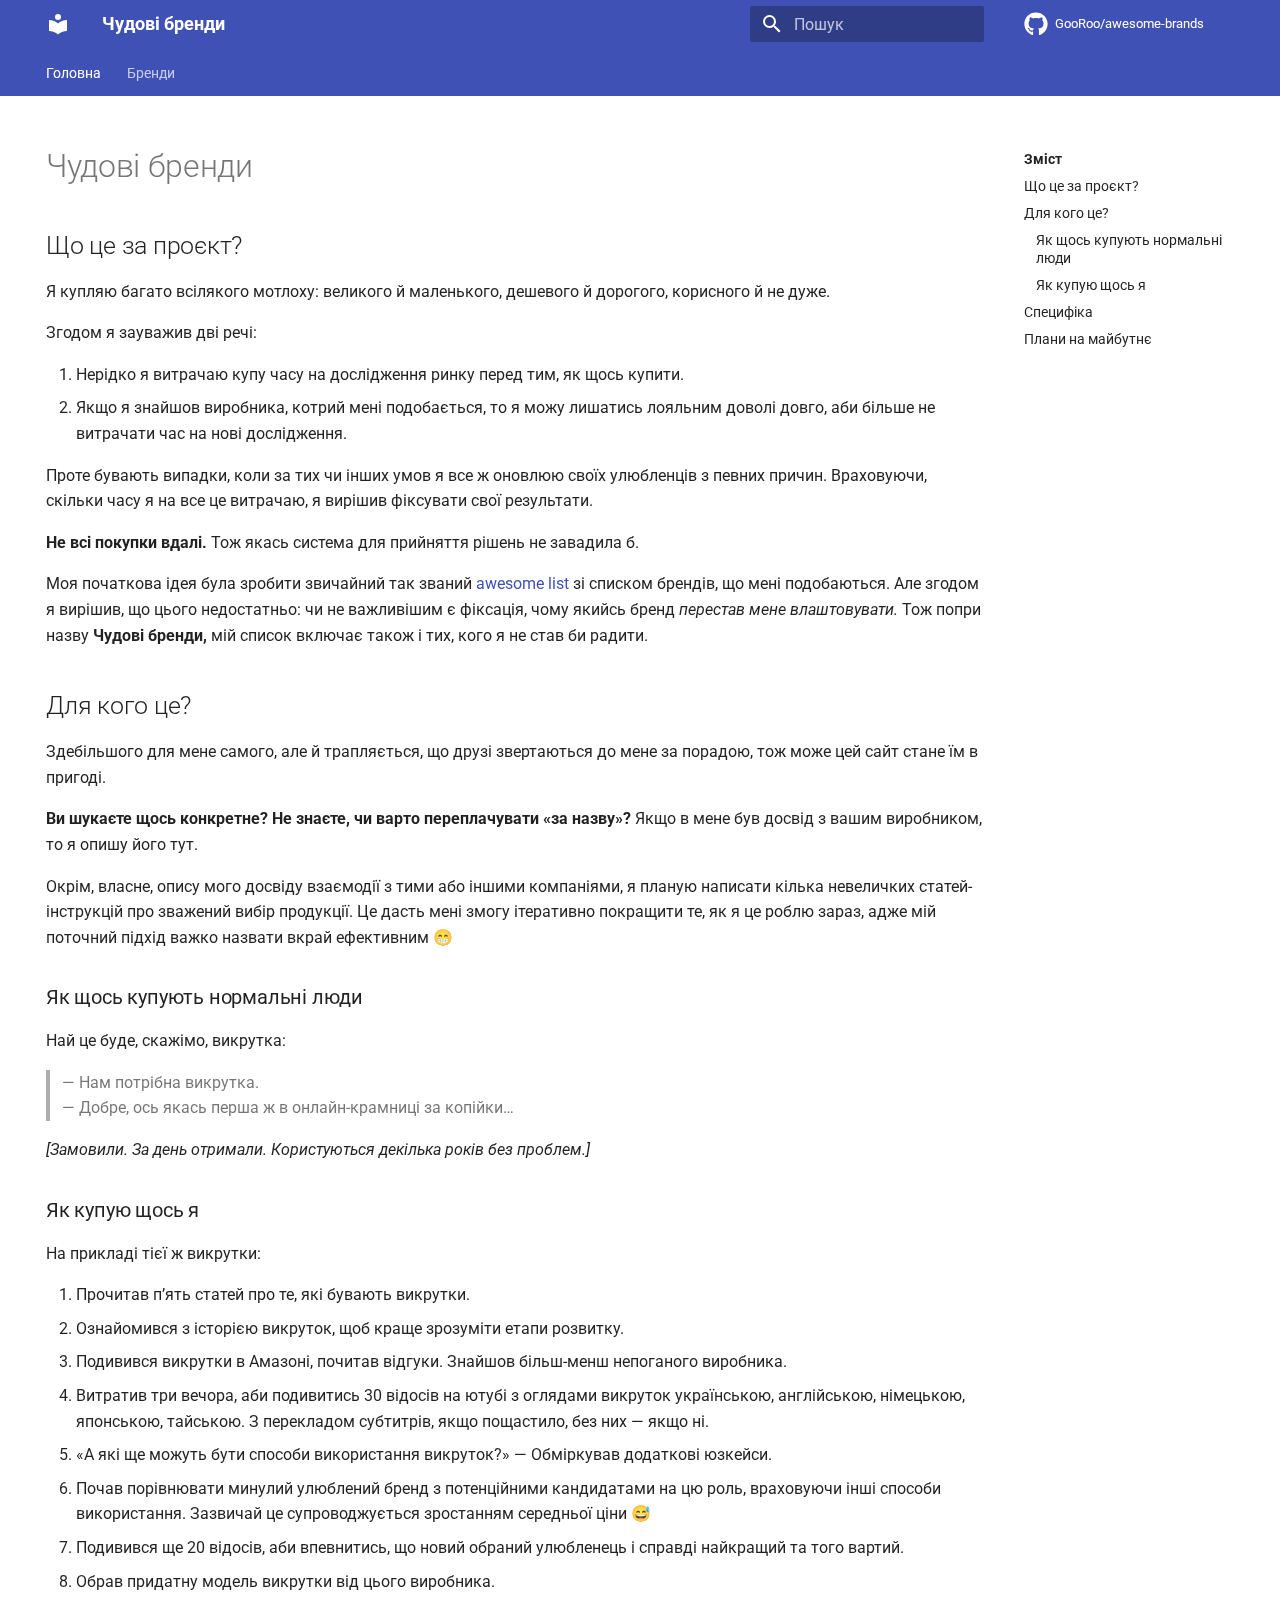
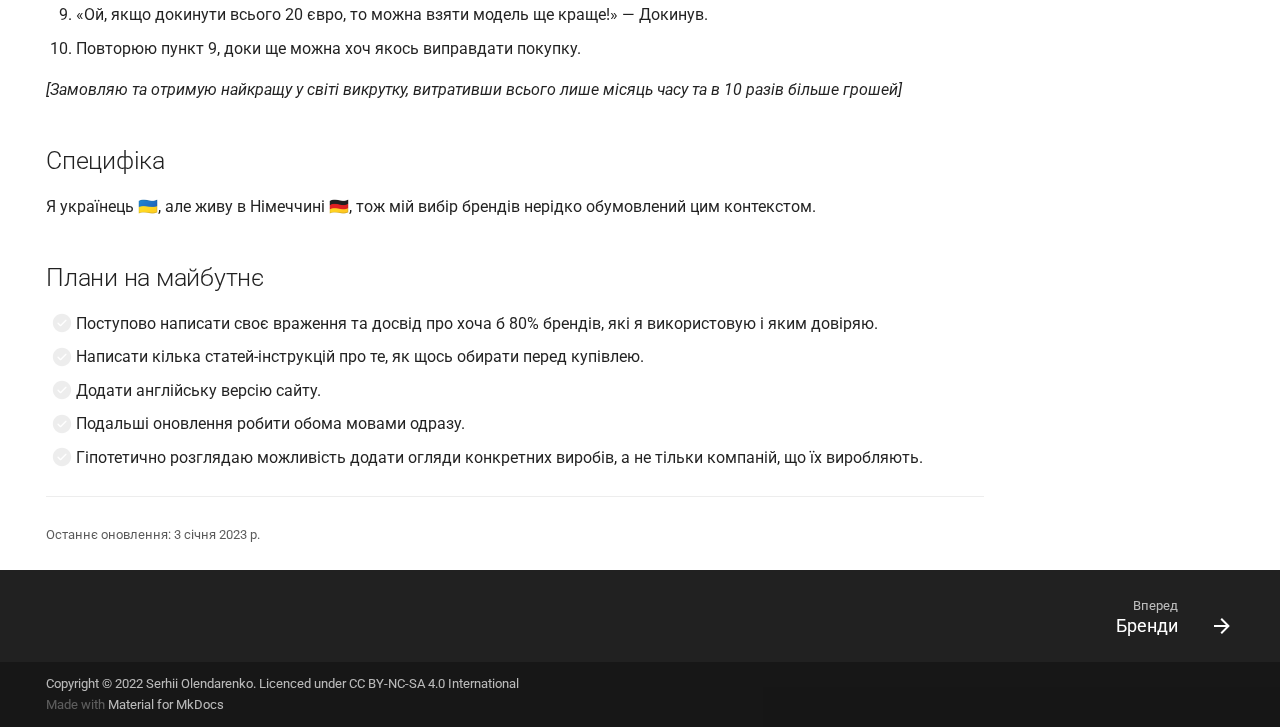
<file: uk/index.html>
<!doctype html>
<html lang="uk" class="no-js">
  <head>
    
      <meta charset="utf-8">
      <meta name="viewport" content="width=device-width,initial-scale=1">
      
        <meta name="description" content="A curated list of awesome (and awful) brands I had exprience with.">
      
      
        <meta name="author" content="Serhii Olendarenko">
      
      
        <link rel="canonical" href="https://gooroo.github.io/awesome-brands/uk/">
      
      <link rel="icon" href="../assets/images/favicon.png">
      <meta name="generator" content="mkdocs-1.4.2, mkdocs-material-8.5.10">
    
    
      
        <title>Головна - Чудові бренди</title>
      
    
    
      <link rel="stylesheet" href="../assets/stylesheets/main.975780f9.min.css">
      
        
        <link rel="stylesheet" href="../assets/stylesheets/palette.2505c338.min.css">
        
      
      

    
    
    
      
        
        
        <link rel="preconnect" href="https://fonts.gstatic.com" crossorigin>
        <link rel="stylesheet" href="https://fonts.googleapis.com/css?family=Roboto:300,300i,400,400i,700,700i%7CRoboto+Mono:400,400i,700,700i&display=fallback">
        <style>:root{--md-text-font:"Roboto";--md-code-font:"Roboto Mono"}</style>
      
    
    
      <link rel="stylesheet" href="../stylesheets/extra.css">
    
    <script>__md_scope=new URL("..",location),__md_hash=e=>[...e].reduce((e,_)=>(e<<5)-e+_.charCodeAt(0),0),__md_get=(e,_=localStorage,t=__md_scope)=>JSON.parse(_.getItem(t.pathname+"."+e)),__md_set=(e,_,t=localStorage,a=__md_scope)=>{try{t.setItem(a.pathname+"."+e,JSON.stringify(_))}catch(e){}}</script>
    
      

    
    
    
  </head>
  
  
    
    
    
    
    
    <body dir="ltr" data-md-color-scheme="default" data-md-color-primary="None" data-md-color-accent="None">
  
    
    
    <input class="md-toggle" data-md-toggle="drawer" type="checkbox" id="__drawer" autocomplete="off">
    <input class="md-toggle" data-md-toggle="search" type="checkbox" id="__search" autocomplete="off">
    <label class="md-overlay" for="__drawer"></label>
    <div data-md-component="skip">
      
        
        <a href="#чудові-бренди" class="md-skip">
          Перейти до змісту
        </a>
      
    </div>
    <div data-md-component="announce">
      
    </div>
    
    
      

<header class="md-header" data-md-component="header">
  <nav class="md-header__inner md-grid" aria-label="Header">
    <a href=".." title="Чудові бренди" class="md-header__button md-logo" aria-label="Чудові бренди" data-md-component="logo">
      
  
  <svg xmlns="http://www.w3.org/2000/svg" viewBox="0 0 24 24"><path d="M12 8a3 3 0 0 0 3-3 3 3 0 0 0-3-3 3 3 0 0 0-3 3 3 3 0 0 0 3 3m0 3.54C9.64 9.35 6.5 8 3 8v11c3.5 0 6.64 1.35 9 3.54 2.36-2.19 5.5-3.54 9-3.54V8c-3.5 0-6.64 1.35-9 3.54Z"/></svg>

    </a>
    <label class="md-header__button md-icon" for="__drawer">
      <svg xmlns="http://www.w3.org/2000/svg" viewBox="0 0 24 24"><path d="M3 6h18v2H3V6m0 5h18v2H3v-2m0 5h18v2H3v-2Z"/></svg>
    </label>
    <div class="md-header__title" data-md-component="header-title">
      <div class="md-header__ellipsis">
        <div class="md-header__topic">
          <span class="md-ellipsis">
            Чудові бренди
          </span>
        </div>
        <div class="md-header__topic" data-md-component="header-topic">
          <span class="md-ellipsis">
            
              Головна
            
          </span>
        </div>
      </div>
    </div>
    
    
    
      <label class="md-header__button md-icon" for="__search">
        <svg xmlns="http://www.w3.org/2000/svg" viewBox="0 0 24 24"><path d="M9.5 3A6.5 6.5 0 0 1 16 9.5c0 1.61-.59 3.09-1.56 4.23l.27.27h.79l5 5-1.5 1.5-5-5v-.79l-.27-.27A6.516 6.516 0 0 1 9.5 16 6.5 6.5 0 0 1 3 9.5 6.5 6.5 0 0 1 9.5 3m0 2C7 5 5 7 5 9.5S7 14 9.5 14 14 12 14 9.5 12 5 9.5 5Z"/></svg>
      </label>
      <div class="md-search" data-md-component="search" role="dialog">
  <label class="md-search__overlay" for="__search"></label>
  <div class="md-search__inner" role="search">
    <form class="md-search__form" name="search">
      <input type="text" class="md-search__input" name="query" aria-label="Пошук" placeholder="Пошук" autocapitalize="off" autocorrect="off" autocomplete="off" spellcheck="false" data-md-component="search-query" required>
      <label class="md-search__icon md-icon" for="__search">
        <svg xmlns="http://www.w3.org/2000/svg" viewBox="0 0 24 24"><path d="M9.5 3A6.5 6.5 0 0 1 16 9.5c0 1.61-.59 3.09-1.56 4.23l.27.27h.79l5 5-1.5 1.5-5-5v-.79l-.27-.27A6.516 6.516 0 0 1 9.5 16 6.5 6.5 0 0 1 3 9.5 6.5 6.5 0 0 1 9.5 3m0 2C7 5 5 7 5 9.5S7 14 9.5 14 14 12 14 9.5 12 5 9.5 5Z"/></svg>
        <svg xmlns="http://www.w3.org/2000/svg" viewBox="0 0 24 24"><path d="M20 11v2H8l5.5 5.5-1.42 1.42L4.16 12l7.92-7.92L13.5 5.5 8 11h12Z"/></svg>
      </label>
      <nav class="md-search__options" aria-label="Search">
        
        <button type="reset" class="md-search__icon md-icon" title="Clear" aria-label="Clear" tabindex="-1">
          <svg xmlns="http://www.w3.org/2000/svg" viewBox="0 0 24 24"><path d="M19 6.41 17.59 5 12 10.59 6.41 5 5 6.41 10.59 12 5 17.59 6.41 19 12 13.41 17.59 19 19 17.59 13.41 12 19 6.41Z"/></svg>
        </button>
      </nav>
      
    </form>
    <div class="md-search__output">
      <div class="md-search__scrollwrap" data-md-scrollfix>
        <div class="md-search-result" data-md-component="search-result">
          <div class="md-search-result__meta">
            Initializing search
          </div>
          <ol class="md-search-result__list"></ol>
        </div>
      </div>
    </div>
  </div>
</div>
    
    
      <div class="md-header__source">
        <a href="https://github.com/GooRoo/awesome-brands" title="Перейти до репозиторію" class="md-source" data-md-component="source">
  <div class="md-source__icon md-icon">
    
    <svg xmlns="http://www.w3.org/2000/svg" viewBox="0 0 496 512"><!--! Font Awesome Free 6.2.1 by @fontawesome - https://fontawesome.com License - https://fontawesome.com/license/free (Icons: CC BY 4.0, Fonts: SIL OFL 1.1, Code: MIT License) Copyright 2022 Fonticons, Inc.--><path d="M165.9 397.4c0 2-2.3 3.6-5.2 3.6-3.3.3-5.6-1.3-5.6-3.6 0-2 2.3-3.6 5.2-3.6 3-.3 5.6 1.3 5.6 3.6zm-31.1-4.5c-.7 2 1.3 4.3 4.3 4.9 2.6 1 5.6 0 6.2-2s-1.3-4.3-4.3-5.2c-2.6-.7-5.5.3-6.2 2.3zm44.2-1.7c-2.9.7-4.9 2.6-4.6 4.9.3 2 2.9 3.3 5.9 2.6 2.9-.7 4.9-2.6 4.6-4.6-.3-1.9-3-3.2-5.9-2.9zM244.8 8C106.1 8 0 113.3 0 252c0 110.9 69.8 205.8 169.5 239.2 12.8 2.3 17.3-5.6 17.3-12.1 0-6.2-.3-40.4-.3-61.4 0 0-70 15-84.7-29.8 0 0-11.4-29.1-27.8-36.6 0 0-22.9-15.7 1.6-15.4 0 0 24.9 2 38.6 25.8 21.9 38.6 58.6 27.5 72.9 20.9 2.3-16 8.8-27.1 16-33.7-55.9-6.2-112.3-14.3-112.3-110.5 0-27.5 7.6-41.3 23.6-58.9-2.6-6.5-11.1-33.3 2.6-67.9 20.9-6.5 69 27 69 27 20-5.6 41.5-8.5 62.8-8.5s42.8 2.9 62.8 8.5c0 0 48.1-33.6 69-27 13.7 34.7 5.2 61.4 2.6 67.9 16 17.7 25.8 31.5 25.8 58.9 0 96.5-58.9 104.2-114.8 110.5 9.2 7.9 17 22.9 17 46.4 0 33.7-.3 75.4-.3 83.6 0 6.5 4.6 14.4 17.3 12.1C428.2 457.8 496 362.9 496 252 496 113.3 383.5 8 244.8 8zM97.2 352.9c-1.3 1-1 3.3.7 5.2 1.6 1.6 3.9 2.3 5.2 1 1.3-1 1-3.3-.7-5.2-1.6-1.6-3.9-2.3-5.2-1zm-10.8-8.1c-.7 1.3.3 2.9 2.3 3.9 1.6 1 3.6.7 4.3-.7.7-1.3-.3-2.9-2.3-3.9-2-.6-3.6-.3-4.3.7zm32.4 35.6c-1.6 1.3-1 4.3 1.3 6.2 2.3 2.3 5.2 2.6 6.5 1 1.3-1.3.7-4.3-1.3-6.2-2.2-2.3-5.2-2.6-6.5-1zm-11.4-14.7c-1.6 1-1.6 3.6 0 5.9 1.6 2.3 4.3 3.3 5.6 2.3 1.6-1.3 1.6-3.9 0-6.2-1.4-2.3-4-3.3-5.6-2z"/></svg>
  </div>
  <div class="md-source__repository">
    GooRoo/awesome-brands
  </div>
</a>
      </div>
    
  </nav>
  
</header>
    
    <div class="md-container" data-md-component="container">
      
      
        
          
            
<nav class="md-tabs" aria-label="Tabs" data-md-component="tabs">
  <div class="md-tabs__inner md-grid">
    <ul class="md-tabs__list">
      
        
  
  
    
  


  <li class="md-tabs__item">
    <a href="./" class="md-tabs__link md-tabs__link--active">
      Головна
    </a>
  </li>

      
        
  
  


  
  
  
    <li class="md-tabs__item">
      <a href="Brands/" class="md-tabs__link">
        Бренди
      </a>
    </li>
  

      
    </ul>
  </div>
</nav>
          
        
      
      <main class="md-main" data-md-component="main">
        <div class="md-main__inner md-grid">
          
            
              
                
              
              <div class="md-sidebar md-sidebar--primary" data-md-component="sidebar" data-md-type="navigation" hidden>
                <div class="md-sidebar__scrollwrap">
                  <div class="md-sidebar__inner">
                    

  


<nav class="md-nav md-nav--primary md-nav--lifted" aria-label="Navigation" data-md-level="0">
  <label class="md-nav__title" for="__drawer">
    <a href=".." title="Чудові бренди" class="md-nav__button md-logo" aria-label="Чудові бренди" data-md-component="logo">
      
  
  <svg xmlns="http://www.w3.org/2000/svg" viewBox="0 0 24 24"><path d="M12 8a3 3 0 0 0 3-3 3 3 0 0 0-3-3 3 3 0 0 0-3 3 3 3 0 0 0 3 3m0 3.54C9.64 9.35 6.5 8 3 8v11c3.5 0 6.64 1.35 9 3.54 2.36-2.19 5.5-3.54 9-3.54V8c-3.5 0-6.64 1.35-9 3.54Z"/></svg>

    </a>
    Чудові бренди
  </label>
  
    <div class="md-nav__source">
      <a href="https://github.com/GooRoo/awesome-brands" title="Перейти до репозиторію" class="md-source" data-md-component="source">
  <div class="md-source__icon md-icon">
    
    <svg xmlns="http://www.w3.org/2000/svg" viewBox="0 0 496 512"><!--! Font Awesome Free 6.2.1 by @fontawesome - https://fontawesome.com License - https://fontawesome.com/license/free (Icons: CC BY 4.0, Fonts: SIL OFL 1.1, Code: MIT License) Copyright 2022 Fonticons, Inc.--><path d="M165.9 397.4c0 2-2.3 3.6-5.2 3.6-3.3.3-5.6-1.3-5.6-3.6 0-2 2.3-3.6 5.2-3.6 3-.3 5.6 1.3 5.6 3.6zm-31.1-4.5c-.7 2 1.3 4.3 4.3 4.9 2.6 1 5.6 0 6.2-2s-1.3-4.3-4.3-5.2c-2.6-.7-5.5.3-6.2 2.3zm44.2-1.7c-2.9.7-4.9 2.6-4.6 4.9.3 2 2.9 3.3 5.9 2.6 2.9-.7 4.9-2.6 4.6-4.6-.3-1.9-3-3.2-5.9-2.9zM244.8 8C106.1 8 0 113.3 0 252c0 110.9 69.8 205.8 169.5 239.2 12.8 2.3 17.3-5.6 17.3-12.1 0-6.2-.3-40.4-.3-61.4 0 0-70 15-84.7-29.8 0 0-11.4-29.1-27.8-36.6 0 0-22.9-15.7 1.6-15.4 0 0 24.9 2 38.6 25.8 21.9 38.6 58.6 27.5 72.9 20.9 2.3-16 8.8-27.1 16-33.7-55.9-6.2-112.3-14.3-112.3-110.5 0-27.5 7.6-41.3 23.6-58.9-2.6-6.5-11.1-33.3 2.6-67.9 20.9-6.5 69 27 69 27 20-5.6 41.5-8.5 62.8-8.5s42.8 2.9 62.8 8.5c0 0 48.1-33.6 69-27 13.7 34.7 5.2 61.4 2.6 67.9 16 17.7 25.8 31.5 25.8 58.9 0 96.5-58.9 104.2-114.8 110.5 9.2 7.9 17 22.9 17 46.4 0 33.7-.3 75.4-.3 83.6 0 6.5 4.6 14.4 17.3 12.1C428.2 457.8 496 362.9 496 252 496 113.3 383.5 8 244.8 8zM97.2 352.9c-1.3 1-1 3.3.7 5.2 1.6 1.6 3.9 2.3 5.2 1 1.3-1 1-3.3-.7-5.2-1.6-1.6-3.9-2.3-5.2-1zm-10.8-8.1c-.7 1.3.3 2.9 2.3 3.9 1.6 1 3.6.7 4.3-.7.7-1.3-.3-2.9-2.3-3.9-2-.6-3.6-.3-4.3.7zm32.4 35.6c-1.6 1.3-1 4.3 1.3 6.2 2.3 2.3 5.2 2.6 6.5 1 1.3-1.3.7-4.3-1.3-6.2-2.2-2.3-5.2-2.6-6.5-1zm-11.4-14.7c-1.6 1-1.6 3.6 0 5.9 1.6 2.3 4.3 3.3 5.6 2.3 1.6-1.3 1.6-3.9 0-6.2-1.4-2.3-4-3.3-5.6-2z"/></svg>
  </div>
  <div class="md-source__repository">
    GooRoo/awesome-brands
  </div>
</a>
    </div>
  
  <ul class="md-nav__list" data-md-scrollfix>
    
      
      
      

  
  
    
  
  
    <li class="md-nav__item md-nav__item--active">
      
      <input class="md-nav__toggle md-toggle" data-md-toggle="toc" type="checkbox" id="__toc">
      
      
        
      
      
        <label class="md-nav__link md-nav__link--active" for="__toc">
          Головна
          <span class="md-nav__icon md-icon"></span>
        </label>
      
      <a href="./" class="md-nav__link md-nav__link--active">
        Головна
      </a>
      
        

<nav class="md-nav md-nav--secondary" aria-label="Зміст">
  
  
  
    
  
  
    <label class="md-nav__title" for="__toc">
      <span class="md-nav__icon md-icon"></span>
      Зміст
    </label>
    <ul class="md-nav__list" data-md-component="toc" data-md-scrollfix>
      
        <li class="md-nav__item">
  <a href="#що-це-за-проєкт" class="md-nav__link">
    Що це за проєкт?
  </a>
  
</li>
      
        <li class="md-nav__item">
  <a href="#для-кого-це" class="md-nav__link">
    Для кого це?
  </a>
  
    <nav class="md-nav" aria-label="Для кого це?">
      <ul class="md-nav__list">
        
          <li class="md-nav__item">
  <a href="#як-щось-купують-нормальні-люди" class="md-nav__link">
    Як щось купують нормальні люди
  </a>
  
</li>
        
          <li class="md-nav__item">
  <a href="#як-купую-щось-я" class="md-nav__link">
    Як купую щось я
  </a>
  
</li>
        
      </ul>
    </nav>
  
</li>
      
        <li class="md-nav__item">
  <a href="#специфіка" class="md-nav__link">
    Специфіка
  </a>
  
</li>
      
        <li class="md-nav__item">
  <a href="#плани-на-майбутнє" class="md-nav__link">
    Плани на майбутнє
  </a>
  
</li>
      
    </ul>
  
</nav>
      
    </li>
  

    
      
      
      

  
  
  
    
    <li class="md-nav__item md-nav__item--nested">
      
      
        <input class="md-nav__toggle md-toggle" data-md-toggle="__nav_2" type="checkbox" id="__nav_2" >
      
      
      
        
          
        
          
        
          
        
      
      
        <label class="md-nav__link" for="__nav_2">
          Бренди
          <span class="md-nav__icon md-icon"></span>
        </label>
      
      <nav class="md-nav" aria-label="Бренди" data-md-level="1">
        <label class="md-nav__title" for="__nav_2">
          <span class="md-nav__icon md-icon"></span>
          Бренди
        </label>
        <ul class="md-nav__list" data-md-scrollfix>
          
            
              
  
  
  
    <li class="md-nav__item">
      <a href="Brands/" class="md-nav__link">
        Бренди
      </a>
    </li>
  

            
          
            
              
  
  
  
    <li class="md-nav__item">
      <a href="Brands/%D0%91%D1%96%D0%BE%D0%BB/" class="md-nav__link">
        Біол
      </a>
    </li>
  

            
          
            
              
  
  
  
    <li class="md-nav__item">
      <a href="Brands/Phomemo/" class="md-nav__link">
        Phomemo
      </a>
    </li>
  

            
          
        </ul>
      </nav>
    </li>
  

    
  </ul>
</nav>
                  </div>
                </div>
              </div>
            
            
              
                
              
              <div class="md-sidebar md-sidebar--secondary" data-md-component="sidebar" data-md-type="toc" >
                <div class="md-sidebar__scrollwrap">
                  <div class="md-sidebar__inner">
                    

<nav class="md-nav md-nav--secondary" aria-label="Зміст">
  
  
  
    
  
  
    <label class="md-nav__title" for="__toc">
      <span class="md-nav__icon md-icon"></span>
      Зміст
    </label>
    <ul class="md-nav__list" data-md-component="toc" data-md-scrollfix>
      
        <li class="md-nav__item">
  <a href="#що-це-за-проєкт" class="md-nav__link">
    Що це за проєкт?
  </a>
  
</li>
      
        <li class="md-nav__item">
  <a href="#для-кого-це" class="md-nav__link">
    Для кого це?
  </a>
  
    <nav class="md-nav" aria-label="Для кого це?">
      <ul class="md-nav__list">
        
          <li class="md-nav__item">
  <a href="#як-щось-купують-нормальні-люди" class="md-nav__link">
    Як щось купують нормальні люди
  </a>
  
</li>
        
          <li class="md-nav__item">
  <a href="#як-купую-щось-я" class="md-nav__link">
    Як купую щось я
  </a>
  
</li>
        
      </ul>
    </nav>
  
</li>
      
        <li class="md-nav__item">
  <a href="#специфіка" class="md-nav__link">
    Специфіка
  </a>
  
</li>
      
        <li class="md-nav__item">
  <a href="#плани-на-майбутнє" class="md-nav__link">
    Плани на майбутнє
  </a>
  
</li>
      
    </ul>
  
</nav>
                  </div>
                </div>
              </div>
            
          
          
            <div class="md-content" data-md-component="content">
              <article class="md-content__inner md-typeset">
                
                  
  
  





<h1 id="чудові-бренди">Чудові бренди<a class="headerlink" href="#чудові-бренди" title="Permanent link">&para;</a></h1>
<h2 id="що-це-за-проєкт">Що це за проєкт?<a class="headerlink" href="#що-це-за-проєкт" title="Permanent link">&para;</a></h2>
<p>Я купляю багато всілякого мотлоху: великого й маленького, дешевого й дорогого, корисного й не дуже. </p>
<p>Згодом я зауважив дві речі:</p>
<ol>
<li>Нерідко я витрачаю купу часу на дослідження ринку перед тим, як щось купити.</li>
<li>Якщо я знайшов виробника, котрий мені подобається, то я можу лишатись лояльним доволі довго, аби більше не витрачати час на нові дослідження.</li>
</ol>
<p>Проте бувають випадки, коли за тих чи інших умов я все ж оновлюю своїх улюбленців з певних причин. Враховуючи, скільки часу я на все це витрачаю, я вирішив фіксувати свої результати.</p>
<p><strong>Не всі покупки вдалі.</strong> Тож якась система для прийняття рішень не завадила б.</p>
<p>Моя початкова ідея була зробити звичайний так званий <a href="https://github.com/topics/awesome">awesome list</a> зі списком брендів, що мені подобаються. Але згодом я вирішив, що цього недостатньо: чи не важливішим є фіксація, чому якийсь бренд <em>перестав мене влаштовувати.</em> Тож попри назву <strong>Чудові бренди,</strong> мій список включає також і тих, кого я не став би радити.</p>
<h2 id="для-кого-це">Для кого це?<a class="headerlink" href="#для-кого-це" title="Permanent link">&para;</a></h2>
<p>Здебільшого для мене самого, але й трапляється, що друзі звертаються до мене за порадою, тож може цей сайт стане їм в пригоді. </p>
<p><strong>Ви шукаєте щось конкретне? Не знаєте, чи варто переплачувати «за назву»?</strong> Якщо в мене був досвід з вашим виробником, то я опишу його тут.</p>
<p>Окрім, власне, опису мого досвіду взаємодії з тими або іншими компаніями, я планую написати кілька невеличких статей-інструкцій про зважений вибір продукції. Це дасть мені змогу ітеративно покращити те, як я це роблю зараз, адже мій поточний підхід важко назвати вкрай ефективним 😁</p>
<h3 id="як-щось-купують-нормальні-люди">Як щось купують нормальні люди<a class="headerlink" href="#як-щось-купують-нормальні-люди" title="Permanent link">&para;</a></h3>
<p>Най це буде, скажімо, викрутка:</p>
<blockquote>
<p>— Нам потрібна викрутка.<br/>
— Добре, ось якась перша ж в онлайн-крамниці за копійки…</p>
</blockquote>
<p><em>[Замовили. За день отримали. Користуються декілька років без проблем.]</em></p>
<h3 id="як-купую-щось-я">Як купую щось я<a class="headerlink" href="#як-купую-щось-я" title="Permanent link">&para;</a></h3>
<p>На прикладі тієї ж викрутки:</p>
<ol>
<li>Прочитав пʼять статей про те, які бувають викрутки.</li>
<li>Ознайомився з історією викруток, щоб краще зрозуміти етапи розвитку.</li>
<li>Подивився викрутки в Амазоні, почитав відгуки. Знайшов більш-менш непоганого виробника. </li>
<li>Витратив три вечора, аби подивитись 30 відосів на ютубі з оглядами викруток українською, англійською, німецькою, японською, тайською. З перекладом субтитрів, якщо пощастило, без них — якщо ні.</li>
<li>«А які ще можуть бути способи використання викруток?» — Обміркував додаткові юзкейси.</li>
<li>Почав порівнювати минулий улюблений бренд з потенційними кандидатами на цю роль, враховуючи інші способи використання. Зазвичай це супроводжується зростанням середньої ціни 😅</li>
<li>Подивився ще 20 відосів, аби впевнитись, що новий обраний улюбленець і справді найкращий та того вартий. </li>
<li>Обрав придатну модель викрутки від цього виробника.</li>
<li>«Ой, якщо докинути всього 20 євро, то можна взяти модель ще краще!» — Докинув.</li>
<li>Повторюю пункт 9, доки ще можна хоч якось виправдати покупку. </li>
</ol>
<p><em>[Замовляю та отримую найкращу у світі викрутку, витративши всього лише місяць часу та в 10 разів більше грошей]</em></p>
<h2 id="специфіка">Специфіка<a class="headerlink" href="#специфіка" title="Permanent link">&para;</a></h2>
<p>Я українець 🇺🇦, але живу в Німеччині 🇩🇪, тож мій вибір брендів нерідко обумовлений цим контекстом. </p>
<h2 id="плани-на-майбутнє">Плани на майбутнє<a class="headerlink" href="#плани-на-майбутнє" title="Permanent link">&para;</a></h2>
<ul class="task-list">
<li class="task-list-item"><label class="task-list-control"><input type="checkbox" disabled/><span class="task-list-indicator"></span></label> Поступово написати своє враження та досвід про хоча б 80% брендів, які я використовую і яким довіряю.</li>
<li class="task-list-item"><label class="task-list-control"><input type="checkbox" disabled/><span class="task-list-indicator"></span></label> Написати кілька статей-інструкцій про те, як щось обирати перед купівлею. </li>
<li class="task-list-item"><label class="task-list-control"><input type="checkbox" disabled/><span class="task-list-indicator"></span></label> Додати англійську версію сайту.</li>
<li class="task-list-item"><label class="task-list-control"><input type="checkbox" disabled/><span class="task-list-indicator"></span></label> Подальші оновлення робити обома мовами одразу.</li>
<li class="task-list-item"><label class="task-list-control"><input type="checkbox" disabled/><span class="task-list-indicator"></span></label> Гіпотетично розглядаю можливість додати огляди конкретних виробів, а не тільки компаній, що їх виробляють.</li>
</ul>

  <hr>
<div class="md-source-file">
  <small>
    
      Останнє оновлення:
      <span class="git-revision-date-localized-plugin git-revision-date-localized-plugin-date">3 січня 2023 р.</span>
      
    
  </small>
</div>



  



                
              </article>
            </div>
          
          
  <script>var tabs=__md_get("__tabs");if(Array.isArray(tabs))e:for(var set of document.querySelectorAll(".tabbed-set")){var tab,labels=set.querySelector(".tabbed-labels");for(tab of tabs)for(var label of labels.getElementsByTagName("label"))if(label.innerText.trim()===tab){var input=document.getElementById(label.htmlFor);input.checked=!0;continue e}}</script>

        </div>
        
          <a href="#" class="md-top md-icon" data-md-component="top" hidden>
            <svg xmlns="http://www.w3.org/2000/svg" viewBox="0 0 24 24"><path d="M13 20h-2V8l-5.5 5.5-1.42-1.42L12 4.16l7.92 7.92-1.42 1.42L13 8v12Z"/></svg>
            Back to top
          </a>
        
      </main>
      
        <footer class="md-footer">
  
    
      
    
    <nav class="md-footer__inner md-grid" aria-label="Footer" >
      
      
        
        <a href="Brands/" class="md-footer__link md-footer__link--next" aria-label="Вперед: Бренди" rel="next">
          <div class="md-footer__title">
            <div class="md-ellipsis">
              <span class="md-footer__direction">
                Вперед
              </span>
              Бренди
            </div>
          </div>
          <div class="md-footer__button md-icon">
            <svg xmlns="http://www.w3.org/2000/svg" viewBox="0 0 24 24"><path d="M4 11v2h12l-5.5 5.5 1.42 1.42L19.84 12l-7.92-7.92L10.5 5.5 16 11H4Z"/></svg>
          </div>
        </a>
      
    </nav>
  
  <div class="md-footer-meta md-typeset">
    <div class="md-footer-meta__inner md-grid">
      <div class="md-copyright">
  
    <div class="md-copyright__highlight">
      Copyright &copy; 2022 Serhii Olendarenko. Licenced under <a rel="license" href="http://creativecommons.org/licenses/by-nc-sa/4.0/">CC BY-NC-SA 4.0 International</a>
    </div>
  
  
    Made with
    <a href="https://squidfunk.github.io/mkdocs-material/" target="_blank" rel="noopener">
      Material for MkDocs
    </a>
  
</div>
      
    </div>
  </div>
</footer>
      
    </div>
    <div class="md-dialog" data-md-component="dialog">
      <div class="md-dialog__inner md-typeset"></div>
    </div>
    
    <script id="__config" type="application/json">{"base": "..", "features": ["content.tabs.link", "navigation.indexes", "navigation.instant", "navigation.tracking", "navigation.tabs", "navigation.top"], "search": "../assets/javascripts/workers/search.16e2a7d4.min.js", "translations": {"clipboard.copied": "\u0421\u043a\u043e\u043f\u0456\u0439\u043e\u0432\u0430\u043d\u043e \u0432 \u0431\u0443\u0444\u0435\u0440", "clipboard.copy": "\u0421\u043a\u043e\u043f\u0456\u044e\u0432\u0430\u0442\u0438 \u0432 \u0431\u0443\u0444\u0435\u0440", "search.config.lang": "ru", "search.config.pipeline": "trimmer, stopWordFilter", "search.config.separator": "[\\s\\-]+", "search.placeholder": "\u041f\u043e\u0448\u0443\u043a", "search.result.more.one": "1 more on this page", "search.result.more.other": "# more on this page", "search.result.none": "\u0417\u0431\u0456\u0433\u0456\u0432 \u043d\u0435 \u0437\u043d\u0430\u0439\u0434\u0435\u043d\u043e", "search.result.one": "\u0417\u043d\u0430\u0439\u0434\u0435\u043d\u043e 1 \u0437\u0431\u0456\u0433", "search.result.other": "\u0417\u043d\u0430\u0439\u0434\u0435\u043d\u043e # \u0437\u0431\u0456\u0433\u0456\u0432", "search.result.placeholder": "\u0420\u043e\u0437\u043f\u043e\u0447\u043d\u0456\u0442\u044c \u043f\u0438\u0441\u0430\u0442\u0438 \u0434\u043b\u044f \u043f\u043e\u0448\u0443\u043a\u0443", "search.result.term.missing": "Missing", "select.version.title": "Select version"}}</script>
    
    
      <script src="../assets/javascripts/bundle.5a2dcb6a.min.js"></script>
      
    
    
  </body>
</html>
</file>
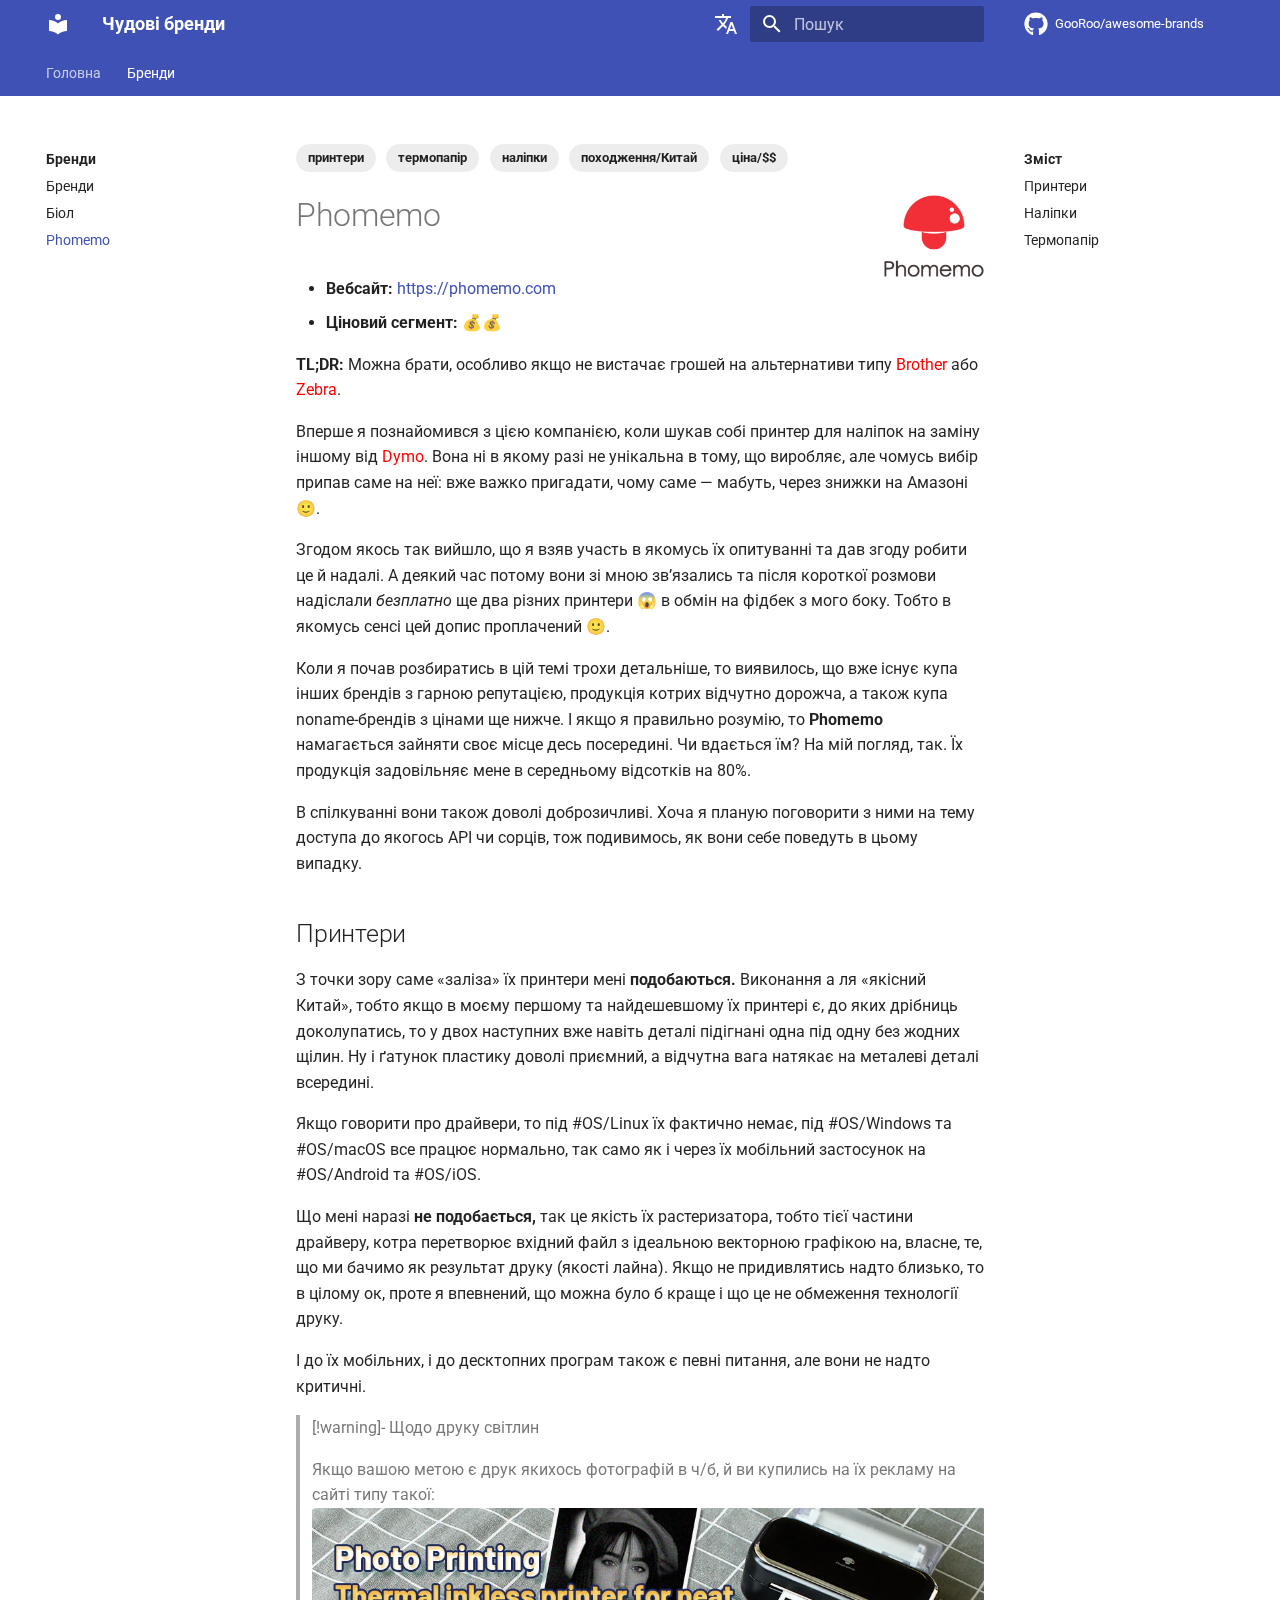
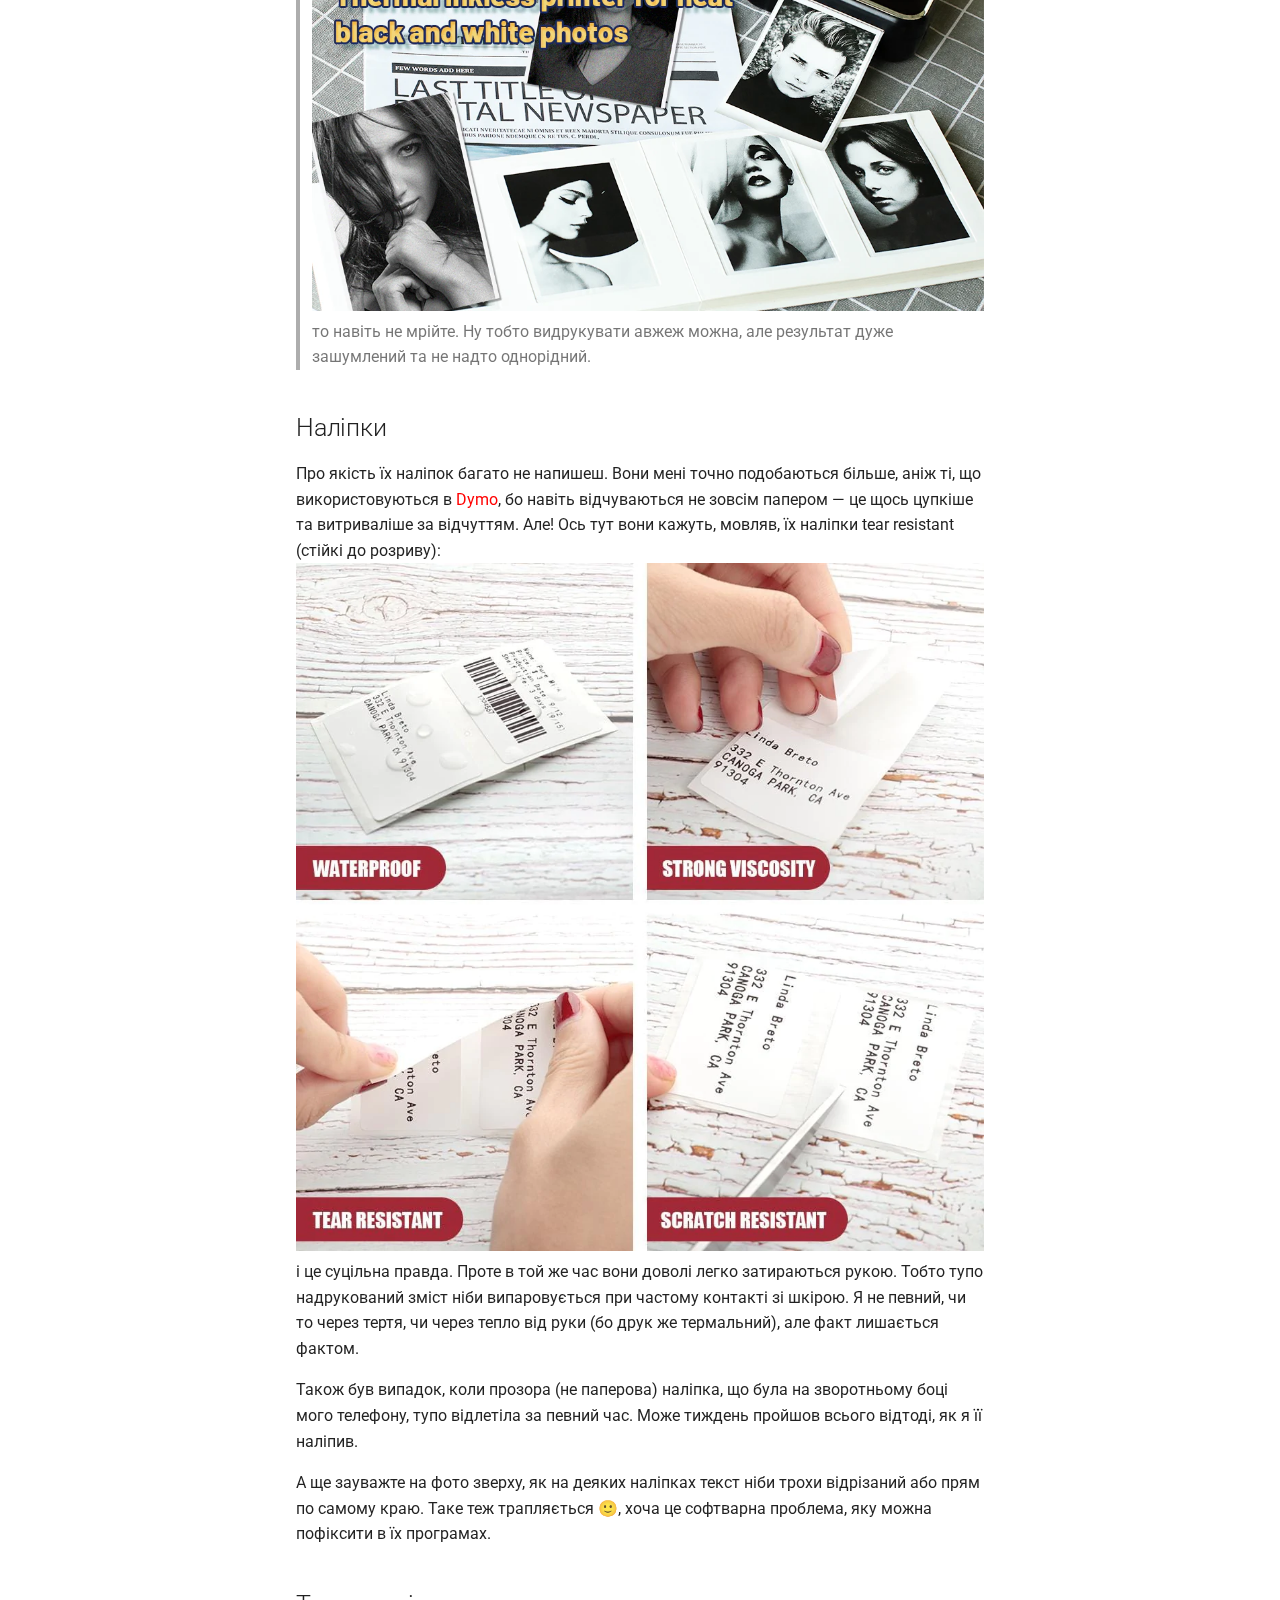
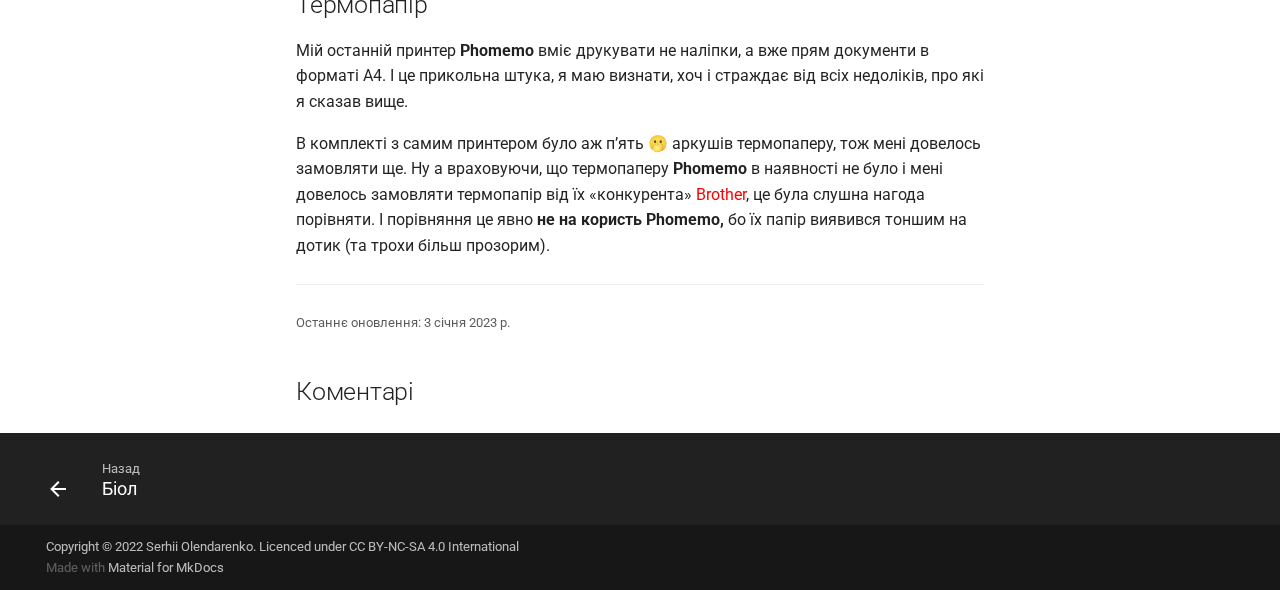
<file: Brands/Phomemo/index.html>
<!doctype html>
<html lang="uk" class="no-js">
  <head>
    
      <meta charset="utf-8">
      <meta name="viewport" content="width=device-width,initial-scale=1">
      
        <meta name="description" content="A curated list of awesome (and awful) brands I had exprience with.">
      
      
        <meta name="author" content="Serhii Olendarenko">
      
      
        <link rel="canonical" href="https://gooroo.github.io/awesome-brands/Brands/Phomemo/">
      
      <link rel="icon" href="../../assets/images/favicon.png">
      <meta name="generator" content="mkdocs-1.4.2, mkdocs-material-8.5.10">
    
    
      
        <title>Phomemo - Чудові бренди</title>
      
    
    
      <link rel="stylesheet" href="../../assets/stylesheets/main.975780f9.min.css">
      
        
        <link rel="stylesheet" href="../../assets/stylesheets/palette.2505c338.min.css">
        
      
      

    
    
    
      
        
        
        <link rel="preconnect" href="https://fonts.gstatic.com" crossorigin>
        <link rel="stylesheet" href="https://fonts.googleapis.com/css?family=Roboto:300,300i,400,400i,700,700i%7CRoboto+Mono:400,400i,700,700i&display=fallback">
        <style>:root{--md-text-font:"Roboto";--md-code-font:"Roboto Mono"}</style>
      
    
    
      <link rel="stylesheet" href="../../stylesheets/extra.css">
    
    <script>__md_scope=new URL("../..",location),__md_hash=e=>[...e].reduce((e,_)=>(e<<5)-e+_.charCodeAt(0),0),__md_get=(e,_=localStorage,t=__md_scope)=>JSON.parse(_.getItem(t.pathname+"."+e)),__md_set=(e,_,t=localStorage,a=__md_scope)=>{try{t.setItem(a.pathname+"."+e,JSON.stringify(_))}catch(e){}}</script>
    
      

    
    
    
  </head>
  
  
    
    
    
    
    
    <body dir="ltr" data-md-color-scheme="default" data-md-color-primary="None" data-md-color-accent="None">
  
    
    
    <input class="md-toggle" data-md-toggle="drawer" type="checkbox" id="__drawer" autocomplete="off">
    <input class="md-toggle" data-md-toggle="search" type="checkbox" id="__search" autocomplete="off">
    <label class="md-overlay" for="__drawer"></label>
    <div data-md-component="skip">
      
        
        <a href="#phomemo" class="md-skip">
          Перейти до змісту
        </a>
      
    </div>
    <div data-md-component="announce">
      
    </div>
    
    
      

<header class="md-header" data-md-component="header">
  <nav class="md-header__inner md-grid" aria-label="Header">
    <a href="../.." title="Чудові бренди" class="md-header__button md-logo" aria-label="Чудові бренди" data-md-component="logo">
      
  
  <svg xmlns="http://www.w3.org/2000/svg" viewBox="0 0 24 24"><path d="M12 8a3 3 0 0 0 3-3 3 3 0 0 0-3-3 3 3 0 0 0-3 3 3 3 0 0 0 3 3m0 3.54C9.64 9.35 6.5 8 3 8v11c3.5 0 6.64 1.35 9 3.54 2.36-2.19 5.5-3.54 9-3.54V8c-3.5 0-6.64 1.35-9 3.54Z"/></svg>

    </a>
    <label class="md-header__button md-icon" for="__drawer">
      <svg xmlns="http://www.w3.org/2000/svg" viewBox="0 0 24 24"><path d="M3 6h18v2H3V6m0 5h18v2H3v-2m0 5h18v2H3v-2Z"/></svg>
    </label>
    <div class="md-header__title" data-md-component="header-title">
      <div class="md-header__ellipsis">
        <div class="md-header__topic">
          <span class="md-ellipsis">
            Чудові бренди
          </span>
        </div>
        <div class="md-header__topic" data-md-component="header-topic">
          <span class="md-ellipsis">
            
              Phomemo
            
          </span>
        </div>
      </div>
    </div>
    
    
      <div class="md-header__option">
        <div class="md-select">
          
          <button class="md-header__button md-icon" aria-label="Select language">
            <svg xmlns="http://www.w3.org/2000/svg" viewBox="0 0 24 24"><path d="m12.87 15.07-2.54-2.51.03-.03A17.52 17.52 0 0 0 14.07 6H17V4h-7V2H8v2H1v2h11.17C11.5 7.92 10.44 9.75 9 11.35 8.07 10.32 7.3 9.19 6.69 8h-2c.73 1.63 1.73 3.17 2.98 4.56l-5.09 5.02L4 19l5-5 3.11 3.11.76-2.04M18.5 10h-2L12 22h2l1.12-3h4.75L21 22h2l-4.5-12m-2.62 7 1.62-4.33L19.12 17h-3.24Z"/></svg>
          </button>
          <div class="md-select__inner">
            <ul class="md-select__list">
              
                <li class="md-select__item">
                  <a href="../../" hreflang="uk" class="md-select__link">
                    Українська
                  </a>
                </li>
              
                <li class="md-select__item">
                  <a href="../../en/" hreflang="en" class="md-select__link">
                    English
                  </a>
                </li>
              
            </ul>
          </div>
        </div>
      </div>
    
    
      <label class="md-header__button md-icon" for="__search">
        <svg xmlns="http://www.w3.org/2000/svg" viewBox="0 0 24 24"><path d="M9.5 3A6.5 6.5 0 0 1 16 9.5c0 1.61-.59 3.09-1.56 4.23l.27.27h.79l5 5-1.5 1.5-5-5v-.79l-.27-.27A6.516 6.516 0 0 1 9.5 16 6.5 6.5 0 0 1 3 9.5 6.5 6.5 0 0 1 9.5 3m0 2C7 5 5 7 5 9.5S7 14 9.5 14 14 12 14 9.5 12 5 9.5 5Z"/></svg>
      </label>
      <div class="md-search" data-md-component="search" role="dialog">
  <label class="md-search__overlay" for="__search"></label>
  <div class="md-search__inner" role="search">
    <form class="md-search__form" name="search">
      <input type="text" class="md-search__input" name="query" aria-label="Пошук" placeholder="Пошук" autocapitalize="off" autocorrect="off" autocomplete="off" spellcheck="false" data-md-component="search-query" required>
      <label class="md-search__icon md-icon" for="__search">
        <svg xmlns="http://www.w3.org/2000/svg" viewBox="0 0 24 24"><path d="M9.5 3A6.5 6.5 0 0 1 16 9.5c0 1.61-.59 3.09-1.56 4.23l.27.27h.79l5 5-1.5 1.5-5-5v-.79l-.27-.27A6.516 6.516 0 0 1 9.5 16 6.5 6.5 0 0 1 3 9.5 6.5 6.5 0 0 1 9.5 3m0 2C7 5 5 7 5 9.5S7 14 9.5 14 14 12 14 9.5 12 5 9.5 5Z"/></svg>
        <svg xmlns="http://www.w3.org/2000/svg" viewBox="0 0 24 24"><path d="M20 11v2H8l5.5 5.5-1.42 1.42L4.16 12l7.92-7.92L13.5 5.5 8 11h12Z"/></svg>
      </label>
      <nav class="md-search__options" aria-label="Search">
        
        <button type="reset" class="md-search__icon md-icon" title="Clear" aria-label="Clear" tabindex="-1">
          <svg xmlns="http://www.w3.org/2000/svg" viewBox="0 0 24 24"><path d="M19 6.41 17.59 5 12 10.59 6.41 5 5 6.41 10.59 12 5 17.59 6.41 19 12 13.41 17.59 19 19 17.59 13.41 12 19 6.41Z"/></svg>
        </button>
      </nav>
      
    </form>
    <div class="md-search__output">
      <div class="md-search__scrollwrap" data-md-scrollfix>
        <div class="md-search-result" data-md-component="search-result">
          <div class="md-search-result__meta">
            Initializing search
          </div>
          <ol class="md-search-result__list"></ol>
        </div>
      </div>
    </div>
  </div>
</div>
    
    
      <div class="md-header__source">
        <a href="https://github.com/GooRoo/awesome-brands" title="Перейти до репозиторію" class="md-source" data-md-component="source">
  <div class="md-source__icon md-icon">
    
    <svg xmlns="http://www.w3.org/2000/svg" viewBox="0 0 496 512"><!--! Font Awesome Free 6.2.1 by @fontawesome - https://fontawesome.com License - https://fontawesome.com/license/free (Icons: CC BY 4.0, Fonts: SIL OFL 1.1, Code: MIT License) Copyright 2022 Fonticons, Inc.--><path d="M165.9 397.4c0 2-2.3 3.6-5.2 3.6-3.3.3-5.6-1.3-5.6-3.6 0-2 2.3-3.6 5.2-3.6 3-.3 5.6 1.3 5.6 3.6zm-31.1-4.5c-.7 2 1.3 4.3 4.3 4.9 2.6 1 5.6 0 6.2-2s-1.3-4.3-4.3-5.2c-2.6-.7-5.5.3-6.2 2.3zm44.2-1.7c-2.9.7-4.9 2.6-4.6 4.9.3 2 2.9 3.3 5.9 2.6 2.9-.7 4.9-2.6 4.6-4.6-.3-1.9-3-3.2-5.9-2.9zM244.8 8C106.1 8 0 113.3 0 252c0 110.9 69.8 205.8 169.5 239.2 12.8 2.3 17.3-5.6 17.3-12.1 0-6.2-.3-40.4-.3-61.4 0 0-70 15-84.7-29.8 0 0-11.4-29.1-27.8-36.6 0 0-22.9-15.7 1.6-15.4 0 0 24.9 2 38.6 25.8 21.9 38.6 58.6 27.5 72.9 20.9 2.3-16 8.8-27.1 16-33.7-55.9-6.2-112.3-14.3-112.3-110.5 0-27.5 7.6-41.3 23.6-58.9-2.6-6.5-11.1-33.3 2.6-67.9 20.9-6.5 69 27 69 27 20-5.6 41.5-8.5 62.8-8.5s42.8 2.9 62.8 8.5c0 0 48.1-33.6 69-27 13.7 34.7 5.2 61.4 2.6 67.9 16 17.7 25.8 31.5 25.8 58.9 0 96.5-58.9 104.2-114.8 110.5 9.2 7.9 17 22.9 17 46.4 0 33.7-.3 75.4-.3 83.6 0 6.5 4.6 14.4 17.3 12.1C428.2 457.8 496 362.9 496 252 496 113.3 383.5 8 244.8 8zM97.2 352.9c-1.3 1-1 3.3.7 5.2 1.6 1.6 3.9 2.3 5.2 1 1.3-1 1-3.3-.7-5.2-1.6-1.6-3.9-2.3-5.2-1zm-10.8-8.1c-.7 1.3.3 2.9 2.3 3.9 1.6 1 3.6.7 4.3-.7.7-1.3-.3-2.9-2.3-3.9-2-.6-3.6-.3-4.3.7zm32.4 35.6c-1.6 1.3-1 4.3 1.3 6.2 2.3 2.3 5.2 2.6 6.5 1 1.3-1.3.7-4.3-1.3-6.2-2.2-2.3-5.2-2.6-6.5-1zm-11.4-14.7c-1.6 1-1.6 3.6 0 5.9 1.6 2.3 4.3 3.3 5.6 2.3 1.6-1.3 1.6-3.9 0-6.2-1.4-2.3-4-3.3-5.6-2z"/></svg>
  </div>
  <div class="md-source__repository">
    GooRoo/awesome-brands
  </div>
</a>
      </div>
    
  </nav>
  
</header>
    
    <div class="md-container" data-md-component="container">
      
      
        
          
            
<nav class="md-tabs" aria-label="Tabs" data-md-component="tabs">
  <div class="md-tabs__inner md-grid">
    <ul class="md-tabs__list">
      
        
  
  


  <li class="md-tabs__item">
    <a href="../.." class="md-tabs__link">
      Головна
    </a>
  </li>

      
        
  
  
    
  


  
  
  
    <li class="md-tabs__item">
      <a href="../" class="md-tabs__link md-tabs__link--active">
        Бренди
      </a>
    </li>
  

      
    </ul>
  </div>
</nav>
          
        
      
      <main class="md-main" data-md-component="main">
        <div class="md-main__inner md-grid">
          
            
              
              <div class="md-sidebar md-sidebar--primary" data-md-component="sidebar" data-md-type="navigation" >
                <div class="md-sidebar__scrollwrap">
                  <div class="md-sidebar__inner">
                    

  


<nav class="md-nav md-nav--primary md-nav--lifted" aria-label="Navigation" data-md-level="0">
  <label class="md-nav__title" for="__drawer">
    <a href="../.." title="Чудові бренди" class="md-nav__button md-logo" aria-label="Чудові бренди" data-md-component="logo">
      
  
  <svg xmlns="http://www.w3.org/2000/svg" viewBox="0 0 24 24"><path d="M12 8a3 3 0 0 0 3-3 3 3 0 0 0-3-3 3 3 0 0 0-3 3 3 3 0 0 0 3 3m0 3.54C9.64 9.35 6.5 8 3 8v11c3.5 0 6.64 1.35 9 3.54 2.36-2.19 5.5-3.54 9-3.54V8c-3.5 0-6.64 1.35-9 3.54Z"/></svg>

    </a>
    Чудові бренди
  </label>
  
    <div class="md-nav__source">
      <a href="https://github.com/GooRoo/awesome-brands" title="Перейти до репозиторію" class="md-source" data-md-component="source">
  <div class="md-source__icon md-icon">
    
    <svg xmlns="http://www.w3.org/2000/svg" viewBox="0 0 496 512"><!--! Font Awesome Free 6.2.1 by @fontawesome - https://fontawesome.com License - https://fontawesome.com/license/free (Icons: CC BY 4.0, Fonts: SIL OFL 1.1, Code: MIT License) Copyright 2022 Fonticons, Inc.--><path d="M165.9 397.4c0 2-2.3 3.6-5.2 3.6-3.3.3-5.6-1.3-5.6-3.6 0-2 2.3-3.6 5.2-3.6 3-.3 5.6 1.3 5.6 3.6zm-31.1-4.5c-.7 2 1.3 4.3 4.3 4.9 2.6 1 5.6 0 6.2-2s-1.3-4.3-4.3-5.2c-2.6-.7-5.5.3-6.2 2.3zm44.2-1.7c-2.9.7-4.9 2.6-4.6 4.9.3 2 2.9 3.3 5.9 2.6 2.9-.7 4.9-2.6 4.6-4.6-.3-1.9-3-3.2-5.9-2.9zM244.8 8C106.1 8 0 113.3 0 252c0 110.9 69.8 205.8 169.5 239.2 12.8 2.3 17.3-5.6 17.3-12.1 0-6.2-.3-40.4-.3-61.4 0 0-70 15-84.7-29.8 0 0-11.4-29.1-27.8-36.6 0 0-22.9-15.7 1.6-15.4 0 0 24.9 2 38.6 25.8 21.9 38.6 58.6 27.5 72.9 20.9 2.3-16 8.8-27.1 16-33.7-55.9-6.2-112.3-14.3-112.3-110.5 0-27.5 7.6-41.3 23.6-58.9-2.6-6.5-11.1-33.3 2.6-67.9 20.9-6.5 69 27 69 27 20-5.6 41.5-8.5 62.8-8.5s42.8 2.9 62.8 8.5c0 0 48.1-33.6 69-27 13.7 34.7 5.2 61.4 2.6 67.9 16 17.7 25.8 31.5 25.8 58.9 0 96.5-58.9 104.2-114.8 110.5 9.2 7.9 17 22.9 17 46.4 0 33.7-.3 75.4-.3 83.6 0 6.5 4.6 14.4 17.3 12.1C428.2 457.8 496 362.9 496 252 496 113.3 383.5 8 244.8 8zM97.2 352.9c-1.3 1-1 3.3.7 5.2 1.6 1.6 3.9 2.3 5.2 1 1.3-1 1-3.3-.7-5.2-1.6-1.6-3.9-2.3-5.2-1zm-10.8-8.1c-.7 1.3.3 2.9 2.3 3.9 1.6 1 3.6.7 4.3-.7.7-1.3-.3-2.9-2.3-3.9-2-.6-3.6-.3-4.3.7zm32.4 35.6c-1.6 1.3-1 4.3 1.3 6.2 2.3 2.3 5.2 2.6 6.5 1 1.3-1.3.7-4.3-1.3-6.2-2.2-2.3-5.2-2.6-6.5-1zm-11.4-14.7c-1.6 1-1.6 3.6 0 5.9 1.6 2.3 4.3 3.3 5.6 2.3 1.6-1.3 1.6-3.9 0-6.2-1.4-2.3-4-3.3-5.6-2z"/></svg>
  </div>
  <div class="md-source__repository">
    GooRoo/awesome-brands
  </div>
</a>
    </div>
  
  <ul class="md-nav__list" data-md-scrollfix>
    
      
      
      

  
  
  
    <li class="md-nav__item">
      <a href="../.." class="md-nav__link">
        Головна
      </a>
    </li>
  

    
      
      
      

  
  
    
  
  
    
    <li class="md-nav__item md-nav__item--active md-nav__item--nested">
      
      
        <input class="md-nav__toggle md-toggle" data-md-toggle="__nav_2" type="checkbox" id="__nav_2" checked>
      
      
      
        
          
        
          
        
          
        
      
      
        <label class="md-nav__link" for="__nav_2">
          Бренди
          <span class="md-nav__icon md-icon"></span>
        </label>
      
      <nav class="md-nav" aria-label="Бренди" data-md-level="1">
        <label class="md-nav__title" for="__nav_2">
          <span class="md-nav__icon md-icon"></span>
          Бренди
        </label>
        <ul class="md-nav__list" data-md-scrollfix>
          
            
              
  
  
  
    <li class="md-nav__item">
      <a href="../" class="md-nav__link">
        Бренди
      </a>
    </li>
  

            
          
            
              
  
  
  
    <li class="md-nav__item">
      <a href="../%D0%91%D1%96%D0%BE%D0%BB/" class="md-nav__link">
        Біол
      </a>
    </li>
  

            
          
            
              
  
  
    
  
  
    <li class="md-nav__item md-nav__item--active">
      
      <input class="md-nav__toggle md-toggle" data-md-toggle="toc" type="checkbox" id="__toc">
      
      
        
      
      
        <label class="md-nav__link md-nav__link--active" for="__toc">
          Phomemo
          <span class="md-nav__icon md-icon"></span>
        </label>
      
      <a href="./" class="md-nav__link md-nav__link--active">
        Phomemo
      </a>
      
        

<nav class="md-nav md-nav--secondary" aria-label="Зміст">
  
  
  
    
  
  
    <label class="md-nav__title" for="__toc">
      <span class="md-nav__icon md-icon"></span>
      Зміст
    </label>
    <ul class="md-nav__list" data-md-component="toc" data-md-scrollfix>
      
        <li class="md-nav__item">
  <a href="#принтери" class="md-nav__link">
    Принтери
  </a>
  
</li>
      
        <li class="md-nav__item">
  <a href="#наліпки" class="md-nav__link">
    Наліпки
  </a>
  
</li>
      
        <li class="md-nav__item">
  <a href="#термопапір" class="md-nav__link">
    Термопапір
  </a>
  
</li>
      
    </ul>
  
</nav>
      
    </li>
  

            
          
        </ul>
      </nav>
    </li>
  

    
  </ul>
</nav>
                  </div>
                </div>
              </div>
            
            
              
              <div class="md-sidebar md-sidebar--secondary" data-md-component="sidebar" data-md-type="toc" >
                <div class="md-sidebar__scrollwrap">
                  <div class="md-sidebar__inner">
                    

<nav class="md-nav md-nav--secondary" aria-label="Зміст">
  
  
  
    
  
  
    <label class="md-nav__title" for="__toc">
      <span class="md-nav__icon md-icon"></span>
      Зміст
    </label>
    <ul class="md-nav__list" data-md-component="toc" data-md-scrollfix>
      
        <li class="md-nav__item">
  <a href="#принтери" class="md-nav__link">
    Принтери
  </a>
  
</li>
      
        <li class="md-nav__item">
  <a href="#наліпки" class="md-nav__link">
    Наліпки
  </a>
  
</li>
      
        <li class="md-nav__item">
  <a href="#термопапір" class="md-nav__link">
    Термопапір
  </a>
  
</li>
      
    </ul>
  
</nav>
                  </div>
                </div>
              </div>
            
          
          
            <div class="md-content" data-md-component="content">
              <article class="md-content__inner md-typeset">
                
                  
  

  <nav class="md-tags" >
    
      
      
        <span class="md-tag">принтери</span>
      
    
      
      
        <span class="md-tag">термопапір</span>
      
    
      
      
        <span class="md-tag">наліпки</span>
      
    
      
      
        <span class="md-tag">походження/Китай</span>
      
    
      
      
        <span class="md-tag">ціна/$$</span>
      
    
  </nav>




<p><a href="https://phomemo.com"><img alt="Phomemo.png" class="logo" src="../../common/images/logos/Phomemo.png" /></a></p>
<h1 id="phomemo">Phomemo<a class="headerlink" href="#phomemo" title="Permanent link">&para;</a></h1>
<ul>
<li><strong>Вебсайт:</strong> <a href="https://phomemo.com">https://phomemo.com</a></li>
<li><strong>Ціновий сегмент:</strong> 💰💰</li>
</ul>
<p><strong>TL;DR:</strong> Можна брати, особливо якщо не вистачає грошей на альтернативи типу <a class="invalid" href="Brother">Brother</a> або <a class="invalid" href="Zebra">Zebra</a>.</p>
<p>Вперше я познайомився з цією компанією, коли шукав собі принтер для наліпок на заміну іншому від <a class="invalid" href="Dymo">Dymo</a>. Вона ні в якому разі не унікальна в тому, що виробляє, але чомусь вибір припав саме на неї: вже важко пригадати, чому саме — мабуть, через знижки на Амазоні 🙂. </p>
<p>Згодом якось так вийшло, що я взяв участь в якомусь їх опитуванні та дав згоду робити це й надалі. А деякий час потому вони зі мною звʼязались та після короткої розмови надіслали <em>безплатно</em> ще два різних принтери 😱 в обмін на фідбек з мого боку. Тобто в якомусь сенсі цей допис проплачений 🙂.</p>
<p>Коли я почав розбиратись в цій темі трохи детальніше, то виявилось, що вже існує купа інших брендів з гарною репутацією, продукція котрих відчутно дорожча, а також купа noname-брендів з цінами ще нижче. І якщо я правильно розумію, то <strong>Phomemo</strong> намагається зайняти своє місце десь посередині. Чи вдається їм? На мій погляд, так. Їх продукція задовільняє мене в середньому відсотків на 80%.</p>
<p>В спілкуванні вони також доволі доброзичливі. Хоча я планую поговорити з ними на тему доступа до якогось API чи сорців, тож подивимось, як вони себе поведуть в цьому випадку. </p>
<h2 id="принтери">Принтери<a class="headerlink" href="#принтери" title="Permanent link">&para;</a></h2>
<p>З точки зору саме «заліза» їх принтери мені <strong>подобаються.</strong> Виконання а ля «якісний Китай», тобто якщо в моєму першому та найдешевшому їх принтері є, до яких дрібниць доколупатись, то у двох наступних вже навіть деталі підігнані одна під одну без жодних щілин. Ну і ґатунок пластику доволі приємний, а відчутна вага натякає на металеві деталі всередині. </p>
<p>Якщо говорити про драйвери, то під #OS/Linux їх фактично немає, під #OS/Windows та #OS/macOS все працює нормально, так само як і через їх мобільний застосунок на #OS/Android та #OS/iOS. </p>
<p>Що мені наразі <strong>не подобається,</strong> так це якість їх растеризатора, тобто тієї частини драйверу, котра перетворює вхідний файл з ідеальною векторною графікою на, власне, те, що ми бачимо як результат друку (якості лайна). Якщо не придивлятись надто близько, то в цілому ок, проте я впевнений, що можна було б краще і що це не обмеження технології друку. </p>
<p>І до їх мобільних, і до десктопних програм також є певні питання, але вони не надто критичні.</p>
<blockquote>
<p>[!warning]- Щодо друку світлин</p>
<p>Якщо вашою метою є друк якихось фотографій в ч/б, й ви купились на їх рекламу на сайті типу такої:
<img alt="phomemo_bw-photo.webp" src="../../common/images/phomemo_bw-photo.webp" />
то навіть не мрійте. Ну тобто видрукувати авжеж можна, але результат дуже зашумлений та не надто однорідний. </p>
</blockquote>
<h2 id="наліпки">Наліпки<a class="headerlink" href="#наліпки" title="Permanent link">&para;</a></h2>
<p>Про якість їх наліпок багато не напишеш. Вони мені точно подобаються більше, аніж ті, що використовуються в <a class="invalid" href="Dymo">Dymo</a>, бо навіть відчуваються не зовсім папером — це щось цупкіше та витриваліше за відчуттям. Але! Ось тут вони кажуть, мовляв, їх наліпки tear resistant (стійкі до розриву):
<img alt="phomemo_label-features.webp" src="../../common/images/phomemo_label-features.webp" />
і це суцільна правда. Проте в той же час вони доволі легко затираються рукою. Тобто тупо надрукований зміст ніби випаровується при частому контакті зі шкірою. Я не певний, чи то через тертя, чи через тепло від руки (бо друк же термальний), але факт лишається фактом. </p>
<p>Також був випадок, коли прозора (не паперова) наліпка, що була на зворотньому боці мого телефону, тупо відлетіла за певний час. Може тиждень пройшов всього відтоді, як я її наліпив. </p>
<p>А ще зауважте на фото зверху, як на деяких наліпках текст ніби трохи відрізаний або прям по самому краю. Таке теж трапляється 🙂, хоча це софтварна проблема, яку можна пофіксити в їх програмах. </p>
<h2 id="термопапір">Термопапір<a class="headerlink" href="#термопапір" title="Permanent link">&para;</a></h2>
<p>Мій останній принтер <strong>Phomemo</strong> вміє друкувати не наліпки, а вже прям документи в форматі A4. І це прикольна штука, я маю визнати, хоч і страждає від всіх недоліків, про які я сказав вище. </p>
<p>В комплекті з самим принтером було аж пʼять 🫢 аркушів термопаперу, тож мені довелось замовляти ще. Ну а враховуючи, що термопаперу <strong>Phomemo</strong> в наявності не було і мені довелось замовляти термопапір від їх «конкурента» <a class="invalid" href="Brother">Brother</a>, це була слушна нагода порівняти. І порівняння це явно <strong>не на користь</strong> <strong>Phomemo,</strong> бо їх папір виявився тоншим на дотик (та трохи більш прозорим).</p>

  <hr>
<div class="md-source-file">
  <small>
    
      Останнє оновлення:
      <span class="git-revision-date-localized-plugin git-revision-date-localized-plugin-date">3 січня 2023 р.</span>
      
    
  </small>
</div>





  <h2 id="__comments">Коментарі</h2>
  <script src="https://giscus.app/client.js"
    data-repo="GooRoo/awesome-brands"
    data-repo-id="R_kgDOIdDjDg"
    data-category="Comments"
    data-category-id="DIC_kwDOIdDjDs4CTX_N"
    data-mapping="pathname"
    data-strict="0"
    data-reactions-enabled="1"
    data-emit-metadata="1"
    data-input-position="bottom"
    data-theme="light"
    data-lang="en"
    data-loading="lazy"
    crossorigin="anonymous"
    async>
    </script>

  <!-- Synchronize Giscus theme with palette -->
  <script>
    var giscus = document.querySelector("script[src*=giscus]")

    /* Set palette on initial load */
    var palette = __md_get("__palette")
    if (palette && typeof palette.color === "object") {
      var theme = palette.color.scheme === "slate" ? "dark" : "light"
      giscus.setAttribute("data-theme", theme)
    }

    /* Register event handlers after documented loaded */
    document.addEventListener("DOMContentLoaded", function() {
      var ref = document.querySelector("[data-md-component=palette]")
      ref.addEventListener("change", function() {
        var palette = __md_get("__palette")
        if (palette && typeof palette.color === "object") {
          var theme = palette.color.scheme === "slate" ? "dark" : "light"

          /* Instruct Giscus to change theme */
          var frame = document.querySelector(".giscus-frame")
          frame.contentWindow.postMessage(
            { giscus: { setConfig: { theme } } },
            "https://giscus.app"
          )
        }
      })
    })
  </script>

                
              </article>
            </div>
          
          
  <script>var tabs=__md_get("__tabs");if(Array.isArray(tabs))e:for(var set of document.querySelectorAll(".tabbed-set")){var tab,labels=set.querySelector(".tabbed-labels");for(tab of tabs)for(var label of labels.getElementsByTagName("label"))if(label.innerText.trim()===tab){var input=document.getElementById(label.htmlFor);input.checked=!0;continue e}}</script>

        </div>
        
          <a href="#" class="md-top md-icon" data-md-component="top" hidden>
            <svg xmlns="http://www.w3.org/2000/svg" viewBox="0 0 24 24"><path d="M13 20h-2V8l-5.5 5.5-1.42-1.42L12 4.16l7.92 7.92-1.42 1.42L13 8v12Z"/></svg>
            Back to top
          </a>
        
      </main>
      
        <footer class="md-footer">
  
    
    <nav class="md-footer__inner md-grid" aria-label="Footer" >
      
        
        <a href="../%D0%91%D1%96%D0%BE%D0%BB/" class="md-footer__link md-footer__link--prev" aria-label="Назад: Біол" rel="prev">
          <div class="md-footer__button md-icon">
            <svg xmlns="http://www.w3.org/2000/svg" viewBox="0 0 24 24"><path d="M20 11v2H8l5.5 5.5-1.42 1.42L4.16 12l7.92-7.92L13.5 5.5 8 11h12Z"/></svg>
          </div>
          <div class="md-footer__title">
            <div class="md-ellipsis">
              <span class="md-footer__direction">
                Назад
              </span>
              Біол
            </div>
          </div>
        </a>
      
      
    </nav>
  
  <div class="md-footer-meta md-typeset">
    <div class="md-footer-meta__inner md-grid">
      <div class="md-copyright">
  
    <div class="md-copyright__highlight">
      Copyright &copy; 2022 Serhii Olendarenko. Licenced under <a rel="license" href="http://creativecommons.org/licenses/by-nc-sa/4.0/">CC BY-NC-SA 4.0 International</a>
    </div>
  
  
    Made with
    <a href="https://squidfunk.github.io/mkdocs-material/" target="_blank" rel="noopener">
      Material for MkDocs
    </a>
  
</div>
      
    </div>
  </div>
</footer>
      
    </div>
    <div class="md-dialog" data-md-component="dialog">
      <div class="md-dialog__inner md-typeset"></div>
    </div>
    
    <script id="__config" type="application/json">{"base": "../..", "features": ["content.tabs.link", "navigation.indexes", "navigation.instant", "navigation.tracking", "navigation.tabs", "navigation.top"], "search": "../../assets/javascripts/workers/search.16e2a7d4.min.js", "translations": {"clipboard.copied": "\u0421\u043a\u043e\u043f\u0456\u0439\u043e\u0432\u0430\u043d\u043e \u0432 \u0431\u0443\u0444\u0435\u0440", "clipboard.copy": "\u0421\u043a\u043e\u043f\u0456\u044e\u0432\u0430\u0442\u0438 \u0432 \u0431\u0443\u0444\u0435\u0440", "search.config.lang": "ru", "search.config.pipeline": "trimmer, stopWordFilter", "search.config.separator": "[\\s\\-]+", "search.placeholder": "\u041f\u043e\u0448\u0443\u043a", "search.result.more.one": "1 more on this page", "search.result.more.other": "# more on this page", "search.result.none": "\u0417\u0431\u0456\u0433\u0456\u0432 \u043d\u0435 \u0437\u043d\u0430\u0439\u0434\u0435\u043d\u043e", "search.result.one": "\u0417\u043d\u0430\u0439\u0434\u0435\u043d\u043e 1 \u0437\u0431\u0456\u0433", "search.result.other": "\u0417\u043d\u0430\u0439\u0434\u0435\u043d\u043e # \u0437\u0431\u0456\u0433\u0456\u0432", "search.result.placeholder": "\u0420\u043e\u0437\u043f\u043e\u0447\u043d\u0456\u0442\u044c \u043f\u0438\u0441\u0430\u0442\u0438 \u0434\u043b\u044f \u043f\u043e\u0448\u0443\u043a\u0443", "search.result.term.missing": "Missing", "select.version.title": "Select version"}}</script>
    
    
      <script src="../../assets/javascripts/bundle.5a2dcb6a.min.js"></script>
      
    
    
  </body>
</html>
</file>
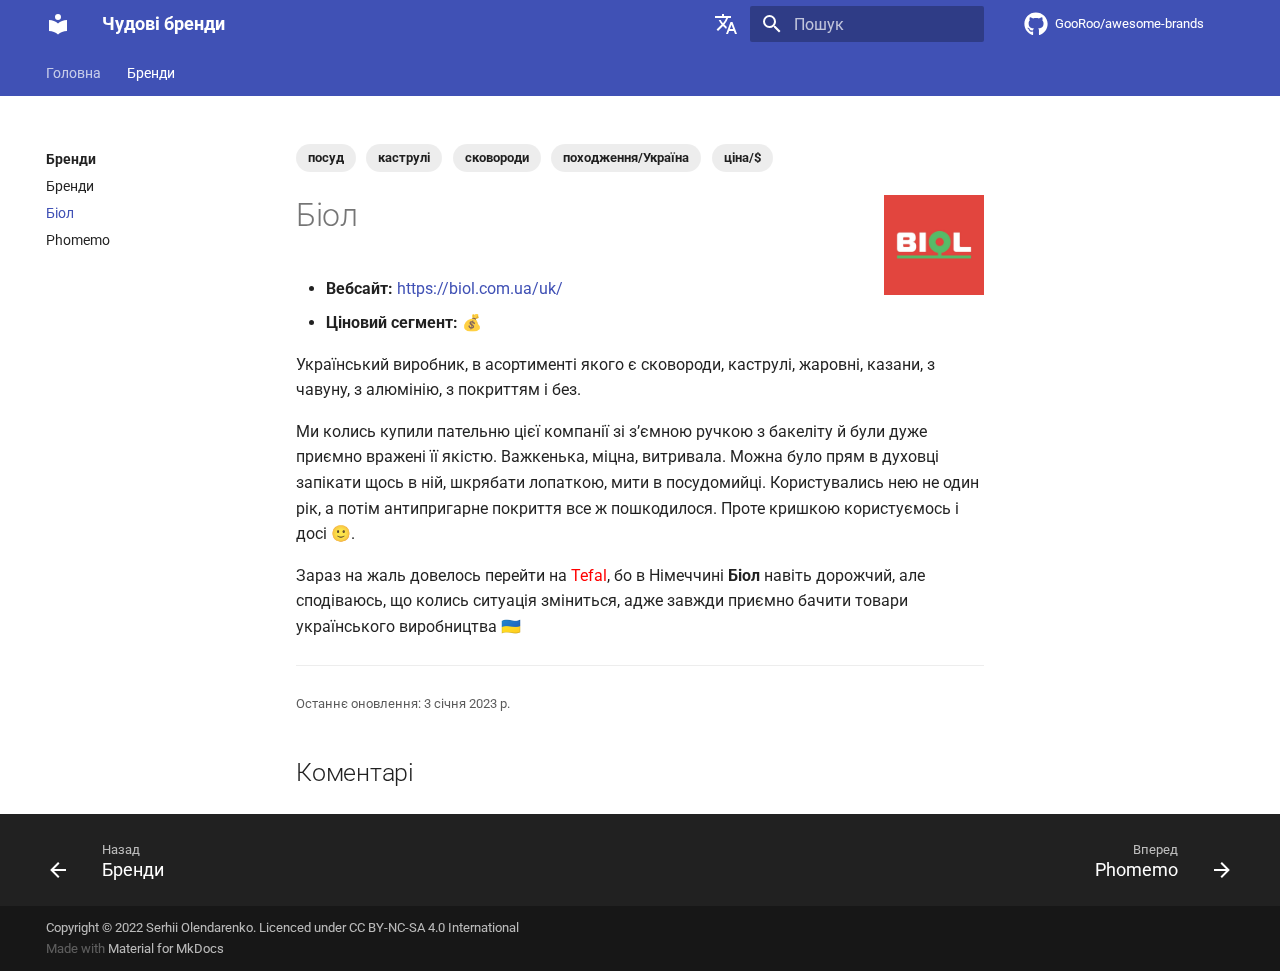
<file: Brands/Біол/index.html>
<!doctype html>
<html lang="uk" class="no-js">
  <head>
    
      <meta charset="utf-8">
      <meta name="viewport" content="width=device-width,initial-scale=1">
      
        <meta name="description" content="A curated list of awesome (and awful) brands I had exprience with.">
      
      
        <meta name="author" content="Serhii Olendarenko">
      
      
        <link rel="canonical" href="https://gooroo.github.io/awesome-brands/Brands/%D0%91%D1%96%D0%BE%D0%BB/">
      
      <link rel="icon" href="../../assets/images/favicon.png">
      <meta name="generator" content="mkdocs-1.4.2, mkdocs-material-8.5.10">
    
    
      
        <title>Біол - Чудові бренди</title>
      
    
    
      <link rel="stylesheet" href="../../assets/stylesheets/main.975780f9.min.css">
      
        
        <link rel="stylesheet" href="../../assets/stylesheets/palette.2505c338.min.css">
        
      
      

    
    
    
      
        
        
        <link rel="preconnect" href="https://fonts.gstatic.com" crossorigin>
        <link rel="stylesheet" href="https://fonts.googleapis.com/css?family=Roboto:300,300i,400,400i,700,700i%7CRoboto+Mono:400,400i,700,700i&display=fallback">
        <style>:root{--md-text-font:"Roboto";--md-code-font:"Roboto Mono"}</style>
      
    
    
      <link rel="stylesheet" href="../../stylesheets/extra.css">
    
    <script>__md_scope=new URL("../..",location),__md_hash=e=>[...e].reduce((e,_)=>(e<<5)-e+_.charCodeAt(0),0),__md_get=(e,_=localStorage,t=__md_scope)=>JSON.parse(_.getItem(t.pathname+"."+e)),__md_set=(e,_,t=localStorage,a=__md_scope)=>{try{t.setItem(a.pathname+"."+e,JSON.stringify(_))}catch(e){}}</script>
    
      

    
    
    
  </head>
  
  
    
    
    
    
    
    <body dir="ltr" data-md-color-scheme="default" data-md-color-primary="None" data-md-color-accent="None">
  
    
    
    <input class="md-toggle" data-md-toggle="drawer" type="checkbox" id="__drawer" autocomplete="off">
    <input class="md-toggle" data-md-toggle="search" type="checkbox" id="__search" autocomplete="off">
    <label class="md-overlay" for="__drawer"></label>
    <div data-md-component="skip">
      
        
        <a href="#біол" class="md-skip">
          Перейти до змісту
        </a>
      
    </div>
    <div data-md-component="announce">
      
    </div>
    
    
      

<header class="md-header" data-md-component="header">
  <nav class="md-header__inner md-grid" aria-label="Header">
    <a href="../.." title="Чудові бренди" class="md-header__button md-logo" aria-label="Чудові бренди" data-md-component="logo">
      
  
  <svg xmlns="http://www.w3.org/2000/svg" viewBox="0 0 24 24"><path d="M12 8a3 3 0 0 0 3-3 3 3 0 0 0-3-3 3 3 0 0 0-3 3 3 3 0 0 0 3 3m0 3.54C9.64 9.35 6.5 8 3 8v11c3.5 0 6.64 1.35 9 3.54 2.36-2.19 5.5-3.54 9-3.54V8c-3.5 0-6.64 1.35-9 3.54Z"/></svg>

    </a>
    <label class="md-header__button md-icon" for="__drawer">
      <svg xmlns="http://www.w3.org/2000/svg" viewBox="0 0 24 24"><path d="M3 6h18v2H3V6m0 5h18v2H3v-2m0 5h18v2H3v-2Z"/></svg>
    </label>
    <div class="md-header__title" data-md-component="header-title">
      <div class="md-header__ellipsis">
        <div class="md-header__topic">
          <span class="md-ellipsis">
            Чудові бренди
          </span>
        </div>
        <div class="md-header__topic" data-md-component="header-topic">
          <span class="md-ellipsis">
            
              Біол
            
          </span>
        </div>
      </div>
    </div>
    
    
      <div class="md-header__option">
        <div class="md-select">
          
          <button class="md-header__button md-icon" aria-label="Select language">
            <svg xmlns="http://www.w3.org/2000/svg" viewBox="0 0 24 24"><path d="m12.87 15.07-2.54-2.51.03-.03A17.52 17.52 0 0 0 14.07 6H17V4h-7V2H8v2H1v2h11.17C11.5 7.92 10.44 9.75 9 11.35 8.07 10.32 7.3 9.19 6.69 8h-2c.73 1.63 1.73 3.17 2.98 4.56l-5.09 5.02L4 19l5-5 3.11 3.11.76-2.04M18.5 10h-2L12 22h2l1.12-3h4.75L21 22h2l-4.5-12m-2.62 7 1.62-4.33L19.12 17h-3.24Z"/></svg>
          </button>
          <div class="md-select__inner">
            <ul class="md-select__list">
              
                <li class="md-select__item">
                  <a href="../../" hreflang="uk" class="md-select__link">
                    Українська
                  </a>
                </li>
              
                <li class="md-select__item">
                  <a href="../../en/" hreflang="en" class="md-select__link">
                    English
                  </a>
                </li>
              
            </ul>
          </div>
        </div>
      </div>
    
    
      <label class="md-header__button md-icon" for="__search">
        <svg xmlns="http://www.w3.org/2000/svg" viewBox="0 0 24 24"><path d="M9.5 3A6.5 6.5 0 0 1 16 9.5c0 1.61-.59 3.09-1.56 4.23l.27.27h.79l5 5-1.5 1.5-5-5v-.79l-.27-.27A6.516 6.516 0 0 1 9.5 16 6.5 6.5 0 0 1 3 9.5 6.5 6.5 0 0 1 9.5 3m0 2C7 5 5 7 5 9.5S7 14 9.5 14 14 12 14 9.5 12 5 9.5 5Z"/></svg>
      </label>
      <div class="md-search" data-md-component="search" role="dialog">
  <label class="md-search__overlay" for="__search"></label>
  <div class="md-search__inner" role="search">
    <form class="md-search__form" name="search">
      <input type="text" class="md-search__input" name="query" aria-label="Пошук" placeholder="Пошук" autocapitalize="off" autocorrect="off" autocomplete="off" spellcheck="false" data-md-component="search-query" required>
      <label class="md-search__icon md-icon" for="__search">
        <svg xmlns="http://www.w3.org/2000/svg" viewBox="0 0 24 24"><path d="M9.5 3A6.5 6.5 0 0 1 16 9.5c0 1.61-.59 3.09-1.56 4.23l.27.27h.79l5 5-1.5 1.5-5-5v-.79l-.27-.27A6.516 6.516 0 0 1 9.5 16 6.5 6.5 0 0 1 3 9.5 6.5 6.5 0 0 1 9.5 3m0 2C7 5 5 7 5 9.5S7 14 9.5 14 14 12 14 9.5 12 5 9.5 5Z"/></svg>
        <svg xmlns="http://www.w3.org/2000/svg" viewBox="0 0 24 24"><path d="M20 11v2H8l5.5 5.5-1.42 1.42L4.16 12l7.92-7.92L13.5 5.5 8 11h12Z"/></svg>
      </label>
      <nav class="md-search__options" aria-label="Search">
        
        <button type="reset" class="md-search__icon md-icon" title="Clear" aria-label="Clear" tabindex="-1">
          <svg xmlns="http://www.w3.org/2000/svg" viewBox="0 0 24 24"><path d="M19 6.41 17.59 5 12 10.59 6.41 5 5 6.41 10.59 12 5 17.59 6.41 19 12 13.41 17.59 19 19 17.59 13.41 12 19 6.41Z"/></svg>
        </button>
      </nav>
      
    </form>
    <div class="md-search__output">
      <div class="md-search__scrollwrap" data-md-scrollfix>
        <div class="md-search-result" data-md-component="search-result">
          <div class="md-search-result__meta">
            Initializing search
          </div>
          <ol class="md-search-result__list"></ol>
        </div>
      </div>
    </div>
  </div>
</div>
    
    
      <div class="md-header__source">
        <a href="https://github.com/GooRoo/awesome-brands" title="Перейти до репозиторію" class="md-source" data-md-component="source">
  <div class="md-source__icon md-icon">
    
    <svg xmlns="http://www.w3.org/2000/svg" viewBox="0 0 496 512"><!--! Font Awesome Free 6.2.1 by @fontawesome - https://fontawesome.com License - https://fontawesome.com/license/free (Icons: CC BY 4.0, Fonts: SIL OFL 1.1, Code: MIT License) Copyright 2022 Fonticons, Inc.--><path d="M165.9 397.4c0 2-2.3 3.6-5.2 3.6-3.3.3-5.6-1.3-5.6-3.6 0-2 2.3-3.6 5.2-3.6 3-.3 5.6 1.3 5.6 3.6zm-31.1-4.5c-.7 2 1.3 4.3 4.3 4.9 2.6 1 5.6 0 6.2-2s-1.3-4.3-4.3-5.2c-2.6-.7-5.5.3-6.2 2.3zm44.2-1.7c-2.9.7-4.9 2.6-4.6 4.9.3 2 2.9 3.3 5.9 2.6 2.9-.7 4.9-2.6 4.6-4.6-.3-1.9-3-3.2-5.9-2.9zM244.8 8C106.1 8 0 113.3 0 252c0 110.9 69.8 205.8 169.5 239.2 12.8 2.3 17.3-5.6 17.3-12.1 0-6.2-.3-40.4-.3-61.4 0 0-70 15-84.7-29.8 0 0-11.4-29.1-27.8-36.6 0 0-22.9-15.7 1.6-15.4 0 0 24.9 2 38.6 25.8 21.9 38.6 58.6 27.5 72.9 20.9 2.3-16 8.8-27.1 16-33.7-55.9-6.2-112.3-14.3-112.3-110.5 0-27.5 7.6-41.3 23.6-58.9-2.6-6.5-11.1-33.3 2.6-67.9 20.9-6.5 69 27 69 27 20-5.6 41.5-8.5 62.8-8.5s42.8 2.9 62.8 8.5c0 0 48.1-33.6 69-27 13.7 34.7 5.2 61.4 2.6 67.9 16 17.7 25.8 31.5 25.8 58.9 0 96.5-58.9 104.2-114.8 110.5 9.2 7.9 17 22.9 17 46.4 0 33.7-.3 75.4-.3 83.6 0 6.5 4.6 14.4 17.3 12.1C428.2 457.8 496 362.9 496 252 496 113.3 383.5 8 244.8 8zM97.2 352.9c-1.3 1-1 3.3.7 5.2 1.6 1.6 3.9 2.3 5.2 1 1.3-1 1-3.3-.7-5.2-1.6-1.6-3.9-2.3-5.2-1zm-10.8-8.1c-.7 1.3.3 2.9 2.3 3.9 1.6 1 3.6.7 4.3-.7.7-1.3-.3-2.9-2.3-3.9-2-.6-3.6-.3-4.3.7zm32.4 35.6c-1.6 1.3-1 4.3 1.3 6.2 2.3 2.3 5.2 2.6 6.5 1 1.3-1.3.7-4.3-1.3-6.2-2.2-2.3-5.2-2.6-6.5-1zm-11.4-14.7c-1.6 1-1.6 3.6 0 5.9 1.6 2.3 4.3 3.3 5.6 2.3 1.6-1.3 1.6-3.9 0-6.2-1.4-2.3-4-3.3-5.6-2z"/></svg>
  </div>
  <div class="md-source__repository">
    GooRoo/awesome-brands
  </div>
</a>
      </div>
    
  </nav>
  
</header>
    
    <div class="md-container" data-md-component="container">
      
      
        
          
            
<nav class="md-tabs" aria-label="Tabs" data-md-component="tabs">
  <div class="md-tabs__inner md-grid">
    <ul class="md-tabs__list">
      
        
  
  


  <li class="md-tabs__item">
    <a href="../.." class="md-tabs__link">
      Головна
    </a>
  </li>

      
        
  
  
    
  


  
  
  
    <li class="md-tabs__item">
      <a href="../" class="md-tabs__link md-tabs__link--active">
        Бренди
      </a>
    </li>
  

      
    </ul>
  </div>
</nav>
          
        
      
      <main class="md-main" data-md-component="main">
        <div class="md-main__inner md-grid">
          
            
              
              <div class="md-sidebar md-sidebar--primary" data-md-component="sidebar" data-md-type="navigation" >
                <div class="md-sidebar__scrollwrap">
                  <div class="md-sidebar__inner">
                    

  


<nav class="md-nav md-nav--primary md-nav--lifted" aria-label="Navigation" data-md-level="0">
  <label class="md-nav__title" for="__drawer">
    <a href="../.." title="Чудові бренди" class="md-nav__button md-logo" aria-label="Чудові бренди" data-md-component="logo">
      
  
  <svg xmlns="http://www.w3.org/2000/svg" viewBox="0 0 24 24"><path d="M12 8a3 3 0 0 0 3-3 3 3 0 0 0-3-3 3 3 0 0 0-3 3 3 3 0 0 0 3 3m0 3.54C9.64 9.35 6.5 8 3 8v11c3.5 0 6.64 1.35 9 3.54 2.36-2.19 5.5-3.54 9-3.54V8c-3.5 0-6.64 1.35-9 3.54Z"/></svg>

    </a>
    Чудові бренди
  </label>
  
    <div class="md-nav__source">
      <a href="https://github.com/GooRoo/awesome-brands" title="Перейти до репозиторію" class="md-source" data-md-component="source">
  <div class="md-source__icon md-icon">
    
    <svg xmlns="http://www.w3.org/2000/svg" viewBox="0 0 496 512"><!--! Font Awesome Free 6.2.1 by @fontawesome - https://fontawesome.com License - https://fontawesome.com/license/free (Icons: CC BY 4.0, Fonts: SIL OFL 1.1, Code: MIT License) Copyright 2022 Fonticons, Inc.--><path d="M165.9 397.4c0 2-2.3 3.6-5.2 3.6-3.3.3-5.6-1.3-5.6-3.6 0-2 2.3-3.6 5.2-3.6 3-.3 5.6 1.3 5.6 3.6zm-31.1-4.5c-.7 2 1.3 4.3 4.3 4.9 2.6 1 5.6 0 6.2-2s-1.3-4.3-4.3-5.2c-2.6-.7-5.5.3-6.2 2.3zm44.2-1.7c-2.9.7-4.9 2.6-4.6 4.9.3 2 2.9 3.3 5.9 2.6 2.9-.7 4.9-2.6 4.6-4.6-.3-1.9-3-3.2-5.9-2.9zM244.8 8C106.1 8 0 113.3 0 252c0 110.9 69.8 205.8 169.5 239.2 12.8 2.3 17.3-5.6 17.3-12.1 0-6.2-.3-40.4-.3-61.4 0 0-70 15-84.7-29.8 0 0-11.4-29.1-27.8-36.6 0 0-22.9-15.7 1.6-15.4 0 0 24.9 2 38.6 25.8 21.9 38.6 58.6 27.5 72.9 20.9 2.3-16 8.8-27.1 16-33.7-55.9-6.2-112.3-14.3-112.3-110.5 0-27.5 7.6-41.3 23.6-58.9-2.6-6.5-11.1-33.3 2.6-67.9 20.9-6.5 69 27 69 27 20-5.6 41.5-8.5 62.8-8.5s42.8 2.9 62.8 8.5c0 0 48.1-33.6 69-27 13.7 34.7 5.2 61.4 2.6 67.9 16 17.7 25.8 31.5 25.8 58.9 0 96.5-58.9 104.2-114.8 110.5 9.2 7.9 17 22.9 17 46.4 0 33.7-.3 75.4-.3 83.6 0 6.5 4.6 14.4 17.3 12.1C428.2 457.8 496 362.9 496 252 496 113.3 383.5 8 244.8 8zM97.2 352.9c-1.3 1-1 3.3.7 5.2 1.6 1.6 3.9 2.3 5.2 1 1.3-1 1-3.3-.7-5.2-1.6-1.6-3.9-2.3-5.2-1zm-10.8-8.1c-.7 1.3.3 2.9 2.3 3.9 1.6 1 3.6.7 4.3-.7.7-1.3-.3-2.9-2.3-3.9-2-.6-3.6-.3-4.3.7zm32.4 35.6c-1.6 1.3-1 4.3 1.3 6.2 2.3 2.3 5.2 2.6 6.5 1 1.3-1.3.7-4.3-1.3-6.2-2.2-2.3-5.2-2.6-6.5-1zm-11.4-14.7c-1.6 1-1.6 3.6 0 5.9 1.6 2.3 4.3 3.3 5.6 2.3 1.6-1.3 1.6-3.9 0-6.2-1.4-2.3-4-3.3-5.6-2z"/></svg>
  </div>
  <div class="md-source__repository">
    GooRoo/awesome-brands
  </div>
</a>
    </div>
  
  <ul class="md-nav__list" data-md-scrollfix>
    
      
      
      

  
  
  
    <li class="md-nav__item">
      <a href="../.." class="md-nav__link">
        Головна
      </a>
    </li>
  

    
      
      
      

  
  
    
  
  
    
    <li class="md-nav__item md-nav__item--active md-nav__item--nested">
      
      
        <input class="md-nav__toggle md-toggle" data-md-toggle="__nav_2" type="checkbox" id="__nav_2" checked>
      
      
      
        
          
        
          
        
          
        
      
      
        <label class="md-nav__link" for="__nav_2">
          Бренди
          <span class="md-nav__icon md-icon"></span>
        </label>
      
      <nav class="md-nav" aria-label="Бренди" data-md-level="1">
        <label class="md-nav__title" for="__nav_2">
          <span class="md-nav__icon md-icon"></span>
          Бренди
        </label>
        <ul class="md-nav__list" data-md-scrollfix>
          
            
              
  
  
  
    <li class="md-nav__item">
      <a href="../" class="md-nav__link">
        Бренди
      </a>
    </li>
  

            
          
            
              
  
  
    
  
  
    <li class="md-nav__item md-nav__item--active">
      
      <input class="md-nav__toggle md-toggle" data-md-toggle="toc" type="checkbox" id="__toc">
      
      
        
      
      
      <a href="./" class="md-nav__link md-nav__link--active">
        Біол
      </a>
      
    </li>
  

            
          
            
              
  
  
  
    <li class="md-nav__item">
      <a href="../Phomemo/" class="md-nav__link">
        Phomemo
      </a>
    </li>
  

            
          
        </ul>
      </nav>
    </li>
  

    
  </ul>
</nav>
                  </div>
                </div>
              </div>
            
            
              
              <div class="md-sidebar md-sidebar--secondary" data-md-component="sidebar" data-md-type="toc" >
                <div class="md-sidebar__scrollwrap">
                  <div class="md-sidebar__inner">
                    

<nav class="md-nav md-nav--secondary" aria-label="Зміст">
  
  
  
    
  
  
</nav>
                  </div>
                </div>
              </div>
            
          
          
            <div class="md-content" data-md-component="content">
              <article class="md-content__inner md-typeset">
                
                  
  

  <nav class="md-tags" >
    
      
      
        <span class="md-tag">посуд</span>
      
    
      
      
        <span class="md-tag">каструлі</span>
      
    
      
      
        <span class="md-tag">сковороди</span>
      
    
      
      
        <span class="md-tag">походження/Україна</span>
      
    
      
      
        <span class="md-tag">ціна/$</span>
      
    
  </nav>




<p><a href="https://biol.com.ua/uk/"><img alt="Біол.jpeg" class="logo" src="../../common/images/logos/%D0%91%D1%96%D0%BE%D0%BB.jpeg" /></a></p>
<h1 id="біол">Біол<a class="headerlink" href="#біол" title="Permanent link">&para;</a></h1>
<ul>
<li><strong>Вебсайт:</strong> <a href="https://biol.com.ua/uk/">https://biol.com.ua/uk/</a></li>
<li><strong>Ціновий сегмент:</strong> 💰</li>
</ul>
<p>Український виробник, в асортименті якого є сковороди, каструлі, жаровні, казани, з чавуну, з алюмінію, з покриттям і без.</p>
<p>Ми колись купили пательню цієї компанії зі зʼємною ручкою з бакеліту й були дуже приємно вражені її якістю. Важкенька, міцна, витривала. Можна було прям в духовці запікати щось в ній, шкрябати лопаткою, мити в посудомийці. Користувались нею не один рік, а потім антипригарне покриття все ж пошкодилося. Проте кришкою користуємось і досі 🙂.</p>
<p>Зараз на жаль довелось перейти на <a class="invalid" href="Tefal">Tefal</a>, бо в Німеччині <strong>Біол</strong> навіть дорожчий, але сподіваюсь, що колись ситуація зміниться, адже завжди приємно бачити товари українського виробництва 🇺🇦</p>

  <hr>
<div class="md-source-file">
  <small>
    
      Останнє оновлення:
      <span class="git-revision-date-localized-plugin git-revision-date-localized-plugin-date">3 січня 2023 р.</span>
      
    
  </small>
</div>





  <h2 id="__comments">Коментарі</h2>
  <script src="https://giscus.app/client.js"
    data-repo="GooRoo/awesome-brands"
    data-repo-id="R_kgDOIdDjDg"
    data-category="Comments"
    data-category-id="DIC_kwDOIdDjDs4CTX_N"
    data-mapping="pathname"
    data-strict="0"
    data-reactions-enabled="1"
    data-emit-metadata="1"
    data-input-position="bottom"
    data-theme="light"
    data-lang="en"
    data-loading="lazy"
    crossorigin="anonymous"
    async>
    </script>

  <!-- Synchronize Giscus theme with palette -->
  <script>
    var giscus = document.querySelector("script[src*=giscus]")

    /* Set palette on initial load */
    var palette = __md_get("__palette")
    if (palette && typeof palette.color === "object") {
      var theme = palette.color.scheme === "slate" ? "dark" : "light"
      giscus.setAttribute("data-theme", theme)
    }

    /* Register event handlers after documented loaded */
    document.addEventListener("DOMContentLoaded", function() {
      var ref = document.querySelector("[data-md-component=palette]")
      ref.addEventListener("change", function() {
        var palette = __md_get("__palette")
        if (palette && typeof palette.color === "object") {
          var theme = palette.color.scheme === "slate" ? "dark" : "light"

          /* Instruct Giscus to change theme */
          var frame = document.querySelector(".giscus-frame")
          frame.contentWindow.postMessage(
            { giscus: { setConfig: { theme } } },
            "https://giscus.app"
          )
        }
      })
    })
  </script>

                
              </article>
            </div>
          
          
  <script>var tabs=__md_get("__tabs");if(Array.isArray(tabs))e:for(var set of document.querySelectorAll(".tabbed-set")){var tab,labels=set.querySelector(".tabbed-labels");for(tab of tabs)for(var label of labels.getElementsByTagName("label"))if(label.innerText.trim()===tab){var input=document.getElementById(label.htmlFor);input.checked=!0;continue e}}</script>

        </div>
        
          <a href="#" class="md-top md-icon" data-md-component="top" hidden>
            <svg xmlns="http://www.w3.org/2000/svg" viewBox="0 0 24 24"><path d="M13 20h-2V8l-5.5 5.5-1.42-1.42L12 4.16l7.92 7.92-1.42 1.42L13 8v12Z"/></svg>
            Back to top
          </a>
        
      </main>
      
        <footer class="md-footer">
  
    
    <nav class="md-footer__inner md-grid" aria-label="Footer" >
      
        
        <a href="../" class="md-footer__link md-footer__link--prev" aria-label="Назад: Бренди" rel="prev">
          <div class="md-footer__button md-icon">
            <svg xmlns="http://www.w3.org/2000/svg" viewBox="0 0 24 24"><path d="M20 11v2H8l5.5 5.5-1.42 1.42L4.16 12l7.92-7.92L13.5 5.5 8 11h12Z"/></svg>
          </div>
          <div class="md-footer__title">
            <div class="md-ellipsis">
              <span class="md-footer__direction">
                Назад
              </span>
              Бренди
            </div>
          </div>
        </a>
      
      
        
        <a href="../Phomemo/" class="md-footer__link md-footer__link--next" aria-label="Вперед: Phomemo" rel="next">
          <div class="md-footer__title">
            <div class="md-ellipsis">
              <span class="md-footer__direction">
                Вперед
              </span>
              Phomemo
            </div>
          </div>
          <div class="md-footer__button md-icon">
            <svg xmlns="http://www.w3.org/2000/svg" viewBox="0 0 24 24"><path d="M4 11v2h12l-5.5 5.5 1.42 1.42L19.84 12l-7.92-7.92L10.5 5.5 16 11H4Z"/></svg>
          </div>
        </a>
      
    </nav>
  
  <div class="md-footer-meta md-typeset">
    <div class="md-footer-meta__inner md-grid">
      <div class="md-copyright">
  
    <div class="md-copyright__highlight">
      Copyright &copy; 2022 Serhii Olendarenko. Licenced under <a rel="license" href="http://creativecommons.org/licenses/by-nc-sa/4.0/">CC BY-NC-SA 4.0 International</a>
    </div>
  
  
    Made with
    <a href="https://squidfunk.github.io/mkdocs-material/" target="_blank" rel="noopener">
      Material for MkDocs
    </a>
  
</div>
      
    </div>
  </div>
</footer>
      
    </div>
    <div class="md-dialog" data-md-component="dialog">
      <div class="md-dialog__inner md-typeset"></div>
    </div>
    
    <script id="__config" type="application/json">{"base": "../..", "features": ["content.tabs.link", "navigation.indexes", "navigation.instant", "navigation.tracking", "navigation.tabs", "navigation.top"], "search": "../../assets/javascripts/workers/search.16e2a7d4.min.js", "translations": {"clipboard.copied": "\u0421\u043a\u043e\u043f\u0456\u0439\u043e\u0432\u0430\u043d\u043e \u0432 \u0431\u0443\u0444\u0435\u0440", "clipboard.copy": "\u0421\u043a\u043e\u043f\u0456\u044e\u0432\u0430\u0442\u0438 \u0432 \u0431\u0443\u0444\u0435\u0440", "search.config.lang": "ru", "search.config.pipeline": "trimmer, stopWordFilter", "search.config.separator": "[\\s\\-]+", "search.placeholder": "\u041f\u043e\u0448\u0443\u043a", "search.result.more.one": "1 more on this page", "search.result.more.other": "# more on this page", "search.result.none": "\u0417\u0431\u0456\u0433\u0456\u0432 \u043d\u0435 \u0437\u043d\u0430\u0439\u0434\u0435\u043d\u043e", "search.result.one": "\u0417\u043d\u0430\u0439\u0434\u0435\u043d\u043e 1 \u0437\u0431\u0456\u0433", "search.result.other": "\u0417\u043d\u0430\u0439\u0434\u0435\u043d\u043e # \u0437\u0431\u0456\u0433\u0456\u0432", "search.result.placeholder": "\u0420\u043e\u0437\u043f\u043e\u0447\u043d\u0456\u0442\u044c \u043f\u0438\u0441\u0430\u0442\u0438 \u0434\u043b\u044f \u043f\u043e\u0448\u0443\u043a\u0443", "search.result.term.missing": "Missing", "select.version.title": "Select version"}}</script>
    
    
      <script src="../../assets/javascripts/bundle.5a2dcb6a.min.js"></script>
      
    
    
  </body>
</html>
</file>
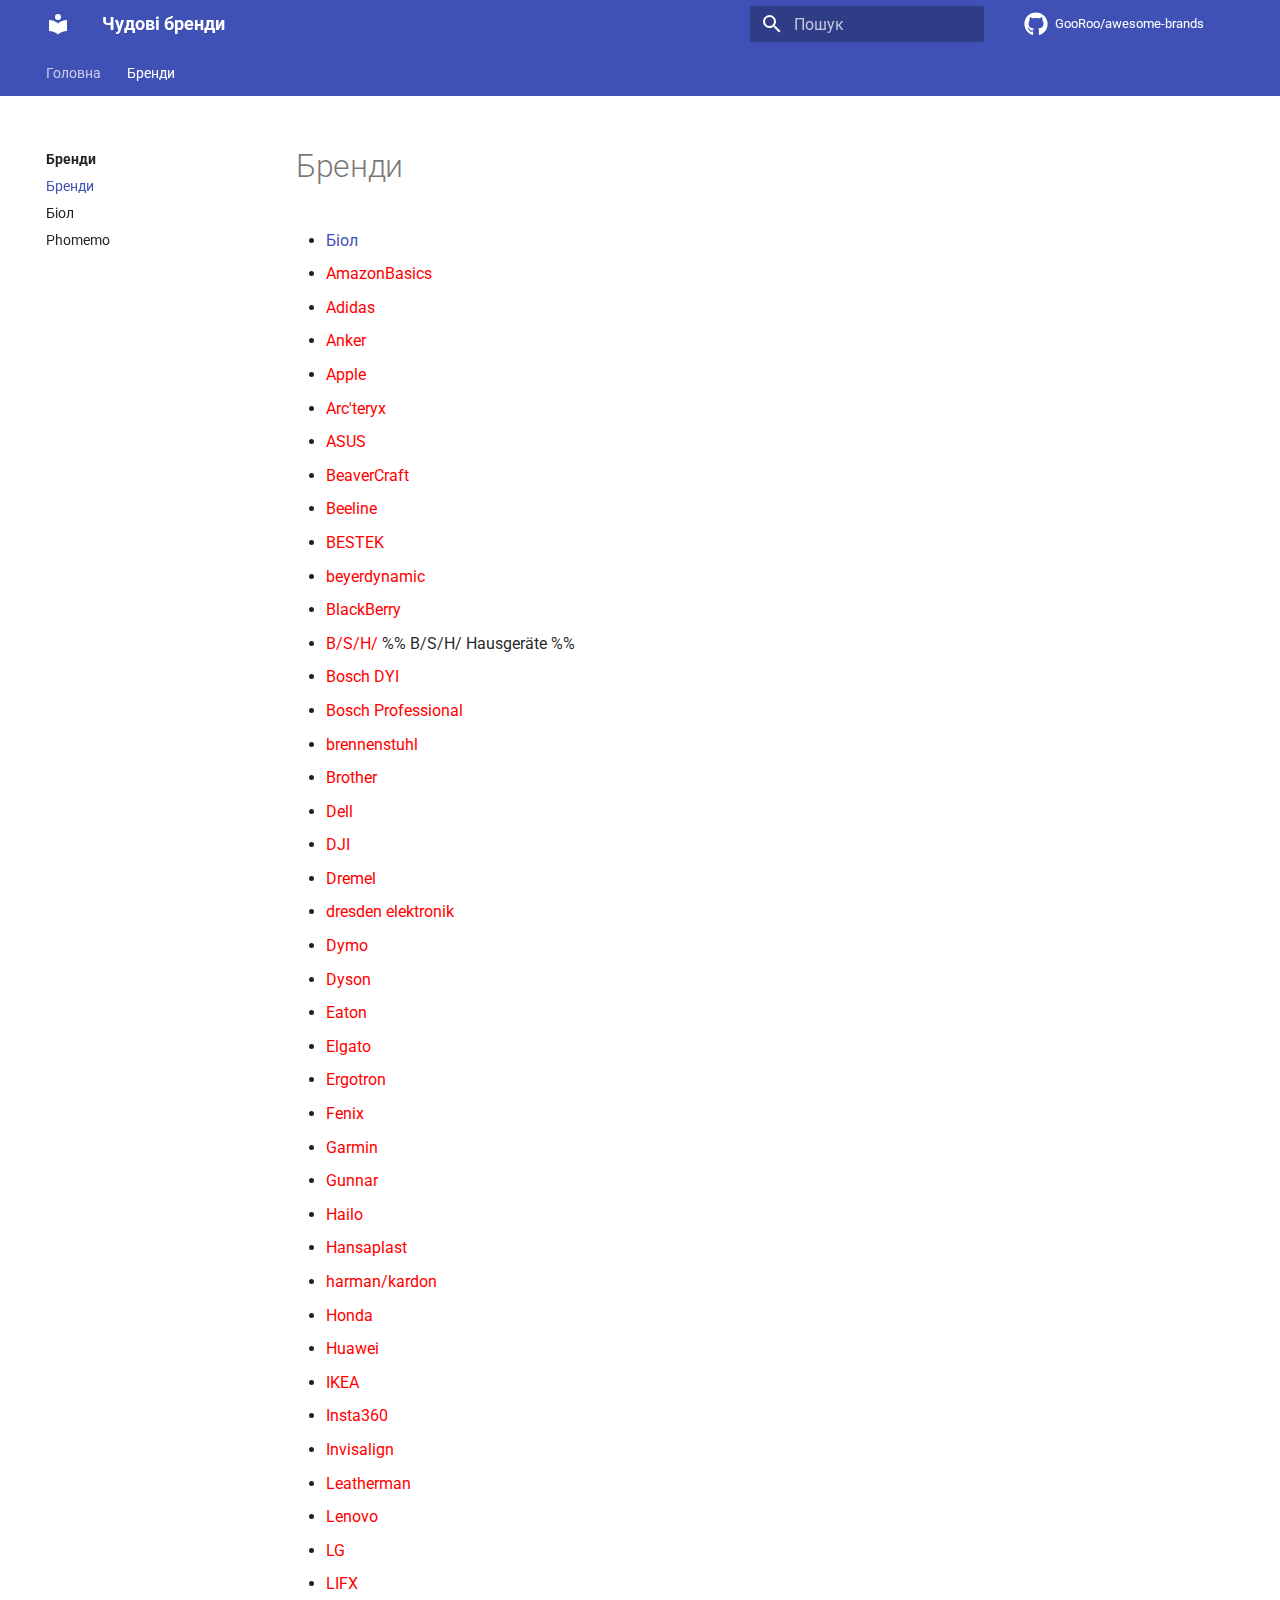
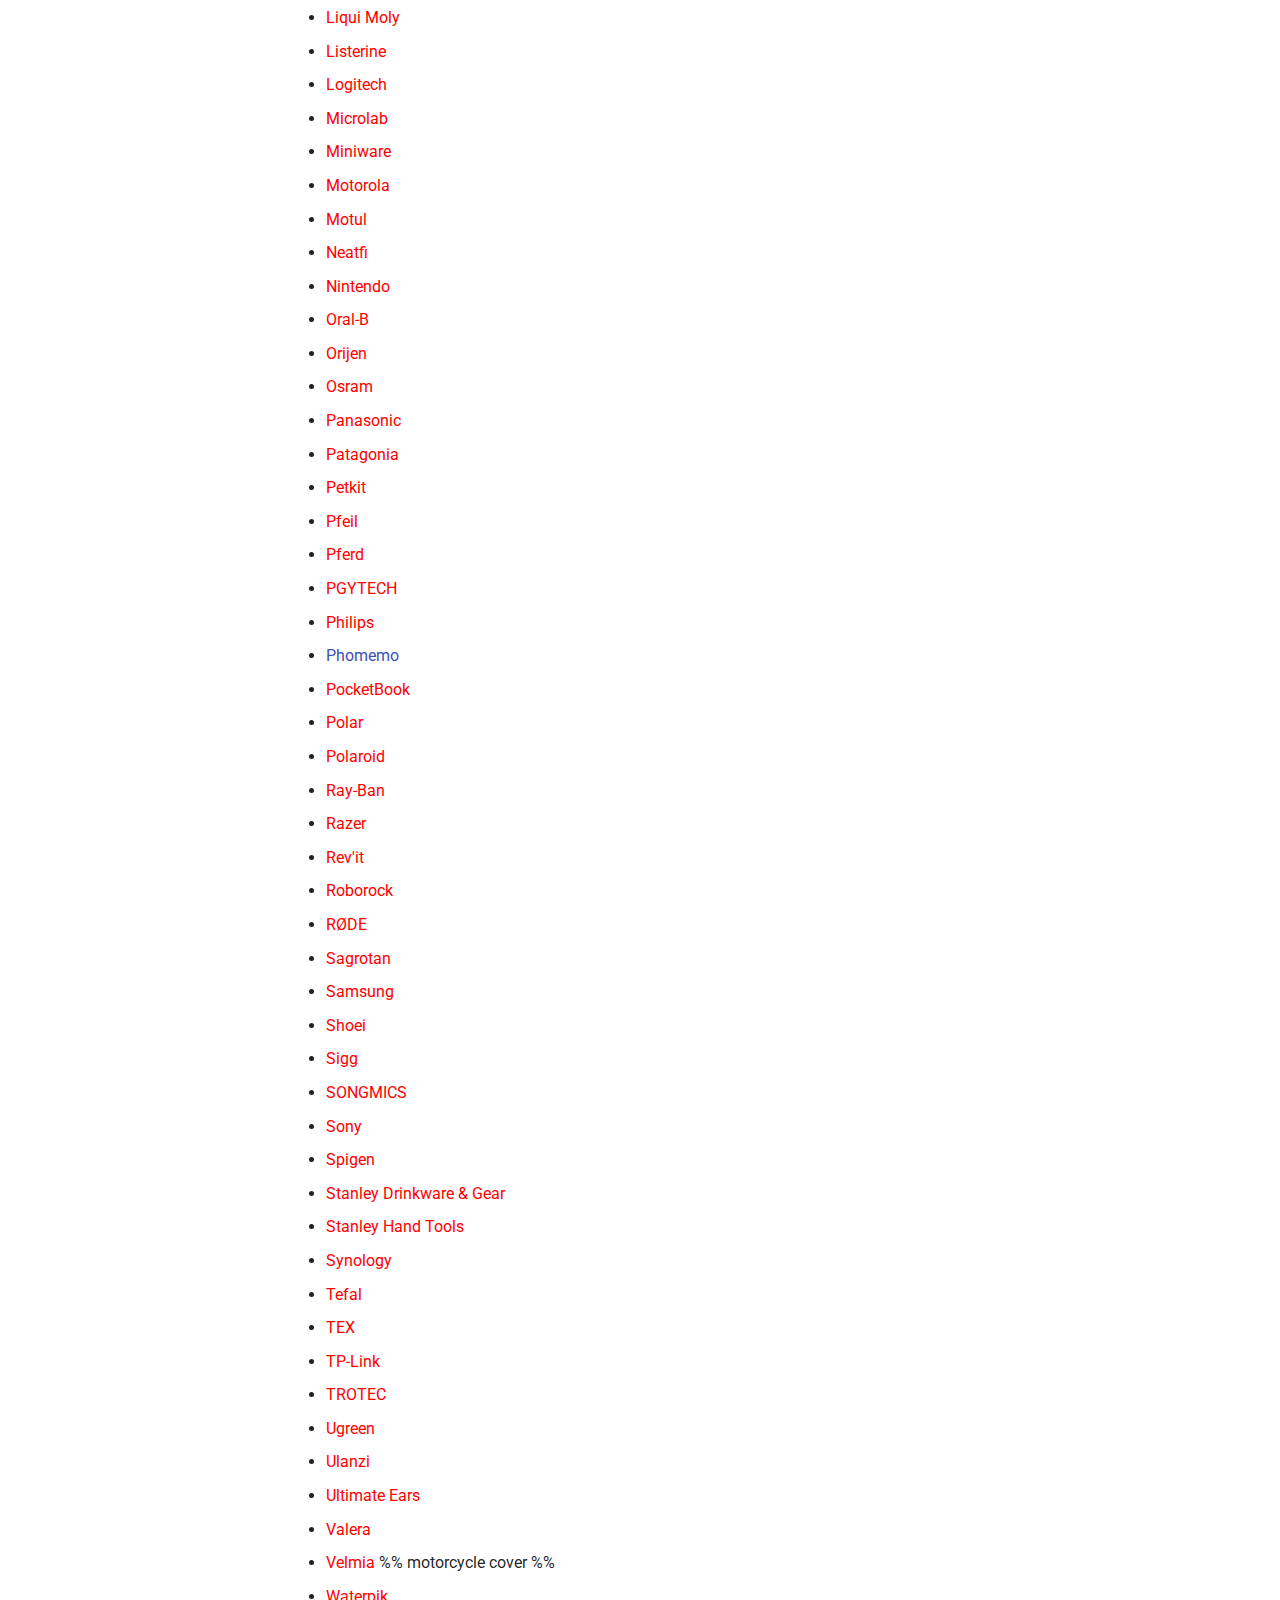
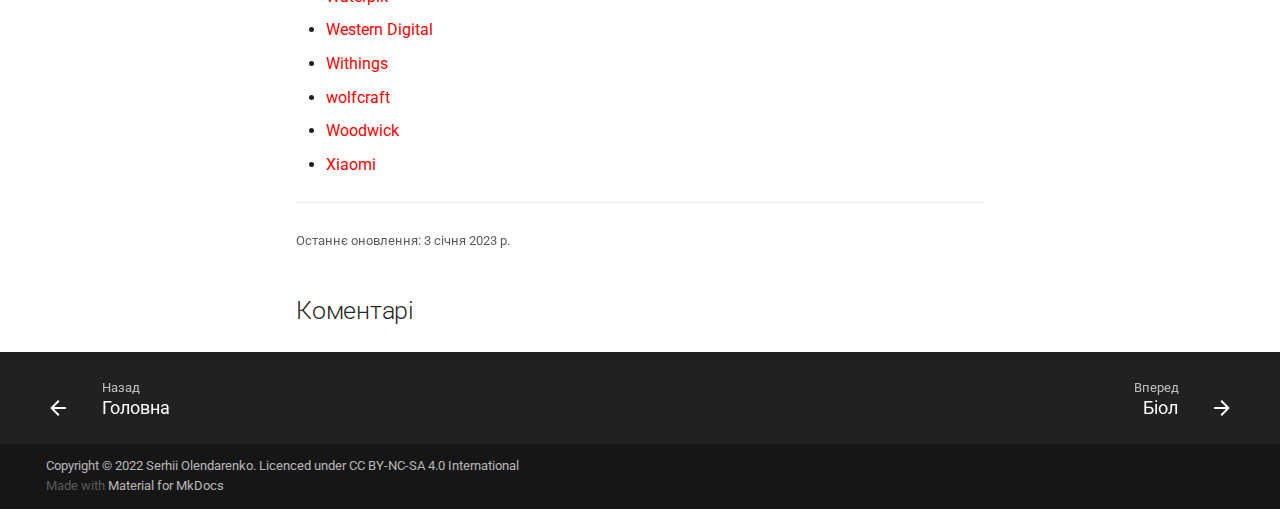
<file: uk/Brands/index.html>
<!doctype html>
<html lang="uk" class="no-js">
  <head>
    
      <meta charset="utf-8">
      <meta name="viewport" content="width=device-width,initial-scale=1">
      
        <meta name="description" content="A curated list of awesome (and awful) brands I had exprience with.">
      
      
        <meta name="author" content="Serhii Olendarenko">
      
      
        <link rel="canonical" href="https://gooroo.github.io/awesome-brands/uk/Brands/">
      
      <link rel="icon" href="../../assets/images/favicon.png">
      <meta name="generator" content="mkdocs-1.4.2, mkdocs-material-8.5.10">
    
    
      
        <title>Бренди - Чудові бренди</title>
      
    
    
      <link rel="stylesheet" href="../../assets/stylesheets/main.975780f9.min.css">
      
        
        <link rel="stylesheet" href="../../assets/stylesheets/palette.2505c338.min.css">
        
      
      

    
    
    
      
        
        
        <link rel="preconnect" href="https://fonts.gstatic.com" crossorigin>
        <link rel="stylesheet" href="https://fonts.googleapis.com/css?family=Roboto:300,300i,400,400i,700,700i%7CRoboto+Mono:400,400i,700,700i&display=fallback">
        <style>:root{--md-text-font:"Roboto";--md-code-font:"Roboto Mono"}</style>
      
    
    
      <link rel="stylesheet" href="../../stylesheets/extra.css">
    
    <script>__md_scope=new URL("../..",location),__md_hash=e=>[...e].reduce((e,_)=>(e<<5)-e+_.charCodeAt(0),0),__md_get=(e,_=localStorage,t=__md_scope)=>JSON.parse(_.getItem(t.pathname+"."+e)),__md_set=(e,_,t=localStorage,a=__md_scope)=>{try{t.setItem(a.pathname+"."+e,JSON.stringify(_))}catch(e){}}</script>
    
      

    
    
    
  </head>
  
  
    
    
    
    
    
    <body dir="ltr" data-md-color-scheme="default" data-md-color-primary="None" data-md-color-accent="None">
  
    
    
    <input class="md-toggle" data-md-toggle="drawer" type="checkbox" id="__drawer" autocomplete="off">
    <input class="md-toggle" data-md-toggle="search" type="checkbox" id="__search" autocomplete="off">
    <label class="md-overlay" for="__drawer"></label>
    <div data-md-component="skip">
      
    </div>
    <div data-md-component="announce">
      
    </div>
    
    
      

<header class="md-header" data-md-component="header">
  <nav class="md-header__inner md-grid" aria-label="Header">
    <a href="../.." title="Чудові бренди" class="md-header__button md-logo" aria-label="Чудові бренди" data-md-component="logo">
      
  
  <svg xmlns="http://www.w3.org/2000/svg" viewBox="0 0 24 24"><path d="M12 8a3 3 0 0 0 3-3 3 3 0 0 0-3-3 3 3 0 0 0-3 3 3 3 0 0 0 3 3m0 3.54C9.64 9.35 6.5 8 3 8v11c3.5 0 6.64 1.35 9 3.54 2.36-2.19 5.5-3.54 9-3.54V8c-3.5 0-6.64 1.35-9 3.54Z"/></svg>

    </a>
    <label class="md-header__button md-icon" for="__drawer">
      <svg xmlns="http://www.w3.org/2000/svg" viewBox="0 0 24 24"><path d="M3 6h18v2H3V6m0 5h18v2H3v-2m0 5h18v2H3v-2Z"/></svg>
    </label>
    <div class="md-header__title" data-md-component="header-title">
      <div class="md-header__ellipsis">
        <div class="md-header__topic">
          <span class="md-ellipsis">
            Чудові бренди
          </span>
        </div>
        <div class="md-header__topic" data-md-component="header-topic">
          <span class="md-ellipsis">
            
              Бренди
            
          </span>
        </div>
      </div>
    </div>
    
    
    
      <label class="md-header__button md-icon" for="__search">
        <svg xmlns="http://www.w3.org/2000/svg" viewBox="0 0 24 24"><path d="M9.5 3A6.5 6.5 0 0 1 16 9.5c0 1.61-.59 3.09-1.56 4.23l.27.27h.79l5 5-1.5 1.5-5-5v-.79l-.27-.27A6.516 6.516 0 0 1 9.5 16 6.5 6.5 0 0 1 3 9.5 6.5 6.5 0 0 1 9.5 3m0 2C7 5 5 7 5 9.5S7 14 9.5 14 14 12 14 9.5 12 5 9.5 5Z"/></svg>
      </label>
      <div class="md-search" data-md-component="search" role="dialog">
  <label class="md-search__overlay" for="__search"></label>
  <div class="md-search__inner" role="search">
    <form class="md-search__form" name="search">
      <input type="text" class="md-search__input" name="query" aria-label="Пошук" placeholder="Пошук" autocapitalize="off" autocorrect="off" autocomplete="off" spellcheck="false" data-md-component="search-query" required>
      <label class="md-search__icon md-icon" for="__search">
        <svg xmlns="http://www.w3.org/2000/svg" viewBox="0 0 24 24"><path d="M9.5 3A6.5 6.5 0 0 1 16 9.5c0 1.61-.59 3.09-1.56 4.23l.27.27h.79l5 5-1.5 1.5-5-5v-.79l-.27-.27A6.516 6.516 0 0 1 9.5 16 6.5 6.5 0 0 1 3 9.5 6.5 6.5 0 0 1 9.5 3m0 2C7 5 5 7 5 9.5S7 14 9.5 14 14 12 14 9.5 12 5 9.5 5Z"/></svg>
        <svg xmlns="http://www.w3.org/2000/svg" viewBox="0 0 24 24"><path d="M20 11v2H8l5.5 5.5-1.42 1.42L4.16 12l7.92-7.92L13.5 5.5 8 11h12Z"/></svg>
      </label>
      <nav class="md-search__options" aria-label="Search">
        
        <button type="reset" class="md-search__icon md-icon" title="Clear" aria-label="Clear" tabindex="-1">
          <svg xmlns="http://www.w3.org/2000/svg" viewBox="0 0 24 24"><path d="M19 6.41 17.59 5 12 10.59 6.41 5 5 6.41 10.59 12 5 17.59 6.41 19 12 13.41 17.59 19 19 17.59 13.41 12 19 6.41Z"/></svg>
        </button>
      </nav>
      
    </form>
    <div class="md-search__output">
      <div class="md-search__scrollwrap" data-md-scrollfix>
        <div class="md-search-result" data-md-component="search-result">
          <div class="md-search-result__meta">
            Initializing search
          </div>
          <ol class="md-search-result__list"></ol>
        </div>
      </div>
    </div>
  </div>
</div>
    
    
      <div class="md-header__source">
        <a href="https://github.com/GooRoo/awesome-brands" title="Перейти до репозиторію" class="md-source" data-md-component="source">
  <div class="md-source__icon md-icon">
    
    <svg xmlns="http://www.w3.org/2000/svg" viewBox="0 0 496 512"><!--! Font Awesome Free 6.2.1 by @fontawesome - https://fontawesome.com License - https://fontawesome.com/license/free (Icons: CC BY 4.0, Fonts: SIL OFL 1.1, Code: MIT License) Copyright 2022 Fonticons, Inc.--><path d="M165.9 397.4c0 2-2.3 3.6-5.2 3.6-3.3.3-5.6-1.3-5.6-3.6 0-2 2.3-3.6 5.2-3.6 3-.3 5.6 1.3 5.6 3.6zm-31.1-4.5c-.7 2 1.3 4.3 4.3 4.9 2.6 1 5.6 0 6.2-2s-1.3-4.3-4.3-5.2c-2.6-.7-5.5.3-6.2 2.3zm44.2-1.7c-2.9.7-4.9 2.6-4.6 4.9.3 2 2.9 3.3 5.9 2.6 2.9-.7 4.9-2.6 4.6-4.6-.3-1.9-3-3.2-5.9-2.9zM244.8 8C106.1 8 0 113.3 0 252c0 110.9 69.8 205.8 169.5 239.2 12.8 2.3 17.3-5.6 17.3-12.1 0-6.2-.3-40.4-.3-61.4 0 0-70 15-84.7-29.8 0 0-11.4-29.1-27.8-36.6 0 0-22.9-15.7 1.6-15.4 0 0 24.9 2 38.6 25.8 21.9 38.6 58.6 27.5 72.9 20.9 2.3-16 8.8-27.1 16-33.7-55.9-6.2-112.3-14.3-112.3-110.5 0-27.5 7.6-41.3 23.6-58.9-2.6-6.5-11.1-33.3 2.6-67.9 20.9-6.5 69 27 69 27 20-5.6 41.5-8.5 62.8-8.5s42.8 2.9 62.8 8.5c0 0 48.1-33.6 69-27 13.7 34.7 5.2 61.4 2.6 67.9 16 17.7 25.8 31.5 25.8 58.9 0 96.5-58.9 104.2-114.8 110.5 9.2 7.9 17 22.9 17 46.4 0 33.7-.3 75.4-.3 83.6 0 6.5 4.6 14.4 17.3 12.1C428.2 457.8 496 362.9 496 252 496 113.3 383.5 8 244.8 8zM97.2 352.9c-1.3 1-1 3.3.7 5.2 1.6 1.6 3.9 2.3 5.2 1 1.3-1 1-3.3-.7-5.2-1.6-1.6-3.9-2.3-5.2-1zm-10.8-8.1c-.7 1.3.3 2.9 2.3 3.9 1.6 1 3.6.7 4.3-.7.7-1.3-.3-2.9-2.3-3.9-2-.6-3.6-.3-4.3.7zm32.4 35.6c-1.6 1.3-1 4.3 1.3 6.2 2.3 2.3 5.2 2.6 6.5 1 1.3-1.3.7-4.3-1.3-6.2-2.2-2.3-5.2-2.6-6.5-1zm-11.4-14.7c-1.6 1-1.6 3.6 0 5.9 1.6 2.3 4.3 3.3 5.6 2.3 1.6-1.3 1.6-3.9 0-6.2-1.4-2.3-4-3.3-5.6-2z"/></svg>
  </div>
  <div class="md-source__repository">
    GooRoo/awesome-brands
  </div>
</a>
      </div>
    
  </nav>
  
</header>
    
    <div class="md-container" data-md-component="container">
      
      
        
          
            
<nav class="md-tabs" aria-label="Tabs" data-md-component="tabs">
  <div class="md-tabs__inner md-grid">
    <ul class="md-tabs__list">
      
        
  
  


  <li class="md-tabs__item">
    <a href="../" class="md-tabs__link">
      Головна
    </a>
  </li>

      
        
  
  
    
  


  
  
  
    <li class="md-tabs__item">
      <a href="./" class="md-tabs__link md-tabs__link--active">
        Бренди
      </a>
    </li>
  

      
    </ul>
  </div>
</nav>
          
        
      
      <main class="md-main" data-md-component="main">
        <div class="md-main__inner md-grid">
          
            
              
              <div class="md-sidebar md-sidebar--primary" data-md-component="sidebar" data-md-type="navigation" >
                <div class="md-sidebar__scrollwrap">
                  <div class="md-sidebar__inner">
                    

  


<nav class="md-nav md-nav--primary md-nav--lifted" aria-label="Navigation" data-md-level="0">
  <label class="md-nav__title" for="__drawer">
    <a href="../.." title="Чудові бренди" class="md-nav__button md-logo" aria-label="Чудові бренди" data-md-component="logo">
      
  
  <svg xmlns="http://www.w3.org/2000/svg" viewBox="0 0 24 24"><path d="M12 8a3 3 0 0 0 3-3 3 3 0 0 0-3-3 3 3 0 0 0-3 3 3 3 0 0 0 3 3m0 3.54C9.64 9.35 6.5 8 3 8v11c3.5 0 6.64 1.35 9 3.54 2.36-2.19 5.5-3.54 9-3.54V8c-3.5 0-6.64 1.35-9 3.54Z"/></svg>

    </a>
    Чудові бренди
  </label>
  
    <div class="md-nav__source">
      <a href="https://github.com/GooRoo/awesome-brands" title="Перейти до репозиторію" class="md-source" data-md-component="source">
  <div class="md-source__icon md-icon">
    
    <svg xmlns="http://www.w3.org/2000/svg" viewBox="0 0 496 512"><!--! Font Awesome Free 6.2.1 by @fontawesome - https://fontawesome.com License - https://fontawesome.com/license/free (Icons: CC BY 4.0, Fonts: SIL OFL 1.1, Code: MIT License) Copyright 2022 Fonticons, Inc.--><path d="M165.9 397.4c0 2-2.3 3.6-5.2 3.6-3.3.3-5.6-1.3-5.6-3.6 0-2 2.3-3.6 5.2-3.6 3-.3 5.6 1.3 5.6 3.6zm-31.1-4.5c-.7 2 1.3 4.3 4.3 4.9 2.6 1 5.6 0 6.2-2s-1.3-4.3-4.3-5.2c-2.6-.7-5.5.3-6.2 2.3zm44.2-1.7c-2.9.7-4.9 2.6-4.6 4.9.3 2 2.9 3.3 5.9 2.6 2.9-.7 4.9-2.6 4.6-4.6-.3-1.9-3-3.2-5.9-2.9zM244.8 8C106.1 8 0 113.3 0 252c0 110.9 69.8 205.8 169.5 239.2 12.8 2.3 17.3-5.6 17.3-12.1 0-6.2-.3-40.4-.3-61.4 0 0-70 15-84.7-29.8 0 0-11.4-29.1-27.8-36.6 0 0-22.9-15.7 1.6-15.4 0 0 24.9 2 38.6 25.8 21.9 38.6 58.6 27.5 72.9 20.9 2.3-16 8.8-27.1 16-33.7-55.9-6.2-112.3-14.3-112.3-110.5 0-27.5 7.6-41.3 23.6-58.9-2.6-6.5-11.1-33.3 2.6-67.9 20.9-6.5 69 27 69 27 20-5.6 41.5-8.5 62.8-8.5s42.8 2.9 62.8 8.5c0 0 48.1-33.6 69-27 13.7 34.7 5.2 61.4 2.6 67.9 16 17.7 25.8 31.5 25.8 58.9 0 96.5-58.9 104.2-114.8 110.5 9.2 7.9 17 22.9 17 46.4 0 33.7-.3 75.4-.3 83.6 0 6.5 4.6 14.4 17.3 12.1C428.2 457.8 496 362.9 496 252 496 113.3 383.5 8 244.8 8zM97.2 352.9c-1.3 1-1 3.3.7 5.2 1.6 1.6 3.9 2.3 5.2 1 1.3-1 1-3.3-.7-5.2-1.6-1.6-3.9-2.3-5.2-1zm-10.8-8.1c-.7 1.3.3 2.9 2.3 3.9 1.6 1 3.6.7 4.3-.7.7-1.3-.3-2.9-2.3-3.9-2-.6-3.6-.3-4.3.7zm32.4 35.6c-1.6 1.3-1 4.3 1.3 6.2 2.3 2.3 5.2 2.6 6.5 1 1.3-1.3.7-4.3-1.3-6.2-2.2-2.3-5.2-2.6-6.5-1zm-11.4-14.7c-1.6 1-1.6 3.6 0 5.9 1.6 2.3 4.3 3.3 5.6 2.3 1.6-1.3 1.6-3.9 0-6.2-1.4-2.3-4-3.3-5.6-2z"/></svg>
  </div>
  <div class="md-source__repository">
    GooRoo/awesome-brands
  </div>
</a>
    </div>
  
  <ul class="md-nav__list" data-md-scrollfix>
    
      
      
      

  
  
  
    <li class="md-nav__item">
      <a href="../" class="md-nav__link">
        Головна
      </a>
    </li>
  

    
      
      
      

  
  
    
  
  
    
    <li class="md-nav__item md-nav__item--active md-nav__item--nested">
      
      
        <input class="md-nav__toggle md-toggle" data-md-toggle="__nav_2" type="checkbox" id="__nav_2" checked>
      
      
      
        
          
        
          
        
          
        
      
      
        <label class="md-nav__link" for="__nav_2">
          Бренди
          <span class="md-nav__icon md-icon"></span>
        </label>
      
      <nav class="md-nav" aria-label="Бренди" data-md-level="1">
        <label class="md-nav__title" for="__nav_2">
          <span class="md-nav__icon md-icon"></span>
          Бренди
        </label>
        <ul class="md-nav__list" data-md-scrollfix>
          
            
              
  
  
    
  
  
    <li class="md-nav__item md-nav__item--active">
      
      <input class="md-nav__toggle md-toggle" data-md-toggle="toc" type="checkbox" id="__toc">
      
      
      
      <a href="./" class="md-nav__link md-nav__link--active">
        Бренди
      </a>
      
    </li>
  

            
          
            
              
  
  
  
    <li class="md-nav__item">
      <a href="%D0%91%D1%96%D0%BE%D0%BB/" class="md-nav__link">
        Біол
      </a>
    </li>
  

            
          
            
              
  
  
  
    <li class="md-nav__item">
      <a href="Phomemo/" class="md-nav__link">
        Phomemo
      </a>
    </li>
  

            
          
        </ul>
      </nav>
    </li>
  

    
  </ul>
</nav>
                  </div>
                </div>
              </div>
            
            
              
              <div class="md-sidebar md-sidebar--secondary" data-md-component="sidebar" data-md-type="toc" >
                <div class="md-sidebar__scrollwrap">
                  <div class="md-sidebar__inner">
                    

<nav class="md-nav md-nav--secondary" aria-label="Зміст">
  
  
  
  
</nav>
                  </div>
                </div>
              </div>
            
          
          
            <div class="md-content" data-md-component="content">
              <article class="md-content__inner md-typeset">
                
                  
  




  <h1>Бренди</h1>

<ul>
<li><a href="%D0%91%D1%96%D0%BE%D0%BB/">Біол</a></li>
<li><a class="invalid" href="AmazonBasics">AmazonBasics</a></li>
<li><a class="invalid" href="Adidas">Adidas</a></li>
<li><a class="invalid" href="Anker">Anker</a></li>
<li><a class="invalid" href="Apple">Apple</a></li>
<li><a class="invalid" href="Arc%27teryx">Arc'teryx</a></li>
<li><a class="invalid" href="ASUS">ASUS</a></li>
<li><a class="invalid" href="BeaverCraft">BeaverCraft</a></li>
<li><a class="invalid" href="Beeline">Beeline</a></li>
<li><a class="invalid" href="BESTEK">BESTEK</a></li>
<li><a class="invalid" href="beyerdynamic">beyerdynamic</a></li>
<li><a class="invalid" href="BlackBerry">BlackBerry</a></li>
<li><a class="invalid" href="B/S/H">B/S/H/</a> %% B/S/H/ Hausgeräte %%</li>
<li><a class="invalid" href="Bosch%20DYI">Bosch DYI</a></li>
<li><a class="invalid" href="Bosch%20Professional">Bosch Professional</a></li>
<li><a class="invalid" href="brennenstuhl">brennenstuhl</a></li>
<li><a class="invalid" href="Brother">Brother</a></li>
<li><a class="invalid" href="Dell">Dell</a></li>
<li><a class="invalid" href="DJI">DJI</a></li>
<li><a class="invalid" href="Dremel">Dremel</a></li>
<li><a class="invalid" href="dresden%20elektronik">dresden elektronik</a></li>
<li><a class="invalid" href="Dymo">Dymo</a></li>
<li><a class="invalid" href="Dyson">Dyson</a></li>
<li><a class="invalid" href="Eaton">Eaton</a></li>
<li><a class="invalid" href="Elgato">Elgato</a></li>
<li><a class="invalid" href="Ergotron">Ergotron</a></li>
<li><a class="invalid" href="Fenix">Fenix</a></li>
<li><a class="invalid" href="Garmin">Garmin</a></li>
<li><a class="invalid" href="Gunnar">Gunnar</a></li>
<li><a class="invalid" href="Hailo">Hailo</a></li>
<li><a class="invalid" href="Hansaplast">Hansaplast</a></li>
<li><a class="invalid" href="harman/kardon">harman/kardon</a></li>
<li><a class="invalid" href="Honda">Honda</a></li>
<li><a class="invalid" href="Huawei">Huawei</a></li>
<li><a class="invalid" href="IKEA">IKEA</a></li>
<li><a class="invalid" href="Insta360">Insta360</a></li>
<li><a class="invalid" href="Invisalign">Invisalign</a></li>
<li><a class="invalid" href="Leatherman">Leatherman</a></li>
<li><a class="invalid" href="Lenovo">Lenovo</a></li>
<li><a class="invalid" href="LG">LG</a></li>
<li><a class="invalid" href="LIFX">LIFX</a></li>
<li><a class="invalid" href="Liqui%20Moly">Liqui Moly</a></li>
<li><a class="invalid" href="Listerine">Listerine</a></li>
<li><a class="invalid" href="Logitech">Logitech</a></li>
<li><a class="invalid" href="Microlab">Microlab</a></li>
<li><a class="invalid" href="Miniware">Miniware</a></li>
<li><a class="invalid" href="Motorola">Motorola</a></li>
<li><a class="invalid" href="Motul">Motul</a></li>
<li><a class="invalid" href="Neatfi">Neatfi</a></li>
<li><a class="invalid" href="Nintendo">Nintendo</a></li>
<li><a class="invalid" href="Oral-B">Oral-B</a></li>
<li><a class="invalid" href="Orijen">Orijen</a></li>
<li><a class="invalid" href="Osram">Osram</a></li>
<li><a class="invalid" href="Panasonic">Panasonic</a></li>
<li><a class="invalid" href="Patagonia">Patagonia</a></li>
<li><a class="invalid" href="Petkit">Petkit</a></li>
<li><a class="invalid" href="Pfeil">Pfeil</a></li>
<li><a class="invalid" href="Pferd">Pferd</a></li>
<li><a class="invalid" href="PGYTECH">PGYTECH</a></li>
<li><a class="invalid" href="Philips">Philips</a></li>
<li><a href="Phomemo/">Phomemo</a></li>
<li><a class="invalid" href="PocketBook">PocketBook</a></li>
<li><a class="invalid" href="Polar">Polar</a></li>
<li><a class="invalid" href="Polaroid">Polaroid</a></li>
<li><a class="invalid" href="Ray-Ban">Ray-Ban</a></li>
<li><a class="invalid" href="Razer">Razer</a></li>
<li><a class="invalid" href="Rev%27it">Rev'it</a></li>
<li><a class="invalid" href="Roborock">Roborock</a></li>
<li><a class="invalid" href="R%C3%98DE">RØDE</a></li>
<li><a class="invalid" href="Sagrotan">Sagrotan</a></li>
<li><a class="invalid" href="Samsung">Samsung</a></li>
<li><a class="invalid" href="Shoei">Shoei</a></li>
<li><a class="invalid" href="Sigg">Sigg</a></li>
<li><a class="invalid" href="SONGMICS">SONGMICS</a></li>
<li><a class="invalid" href="Sony">Sony</a></li>
<li><a class="invalid" href="Spigen">Spigen</a></li>
<li><a class="invalid" href="Stanley%20Drinkware%20%26%20Gear">Stanley Drinkware &amp; Gear</a></li>
<li><a class="invalid" href="Stanley%20Hand%20Tools">Stanley Hand Tools</a></li>
<li><a class="invalid" href="Synology">Synology</a></li>
<li><a class="invalid" href="Tefal">Tefal</a></li>
<li><a class="invalid" href="TEX">TEX</a></li>
<li><a class="invalid" href="TP-Link">TP-Link</a></li>
<li><a class="invalid" href="TROTEC">TROTEC</a></li>
<li><a class="invalid" href="Ugreen">Ugreen</a></li>
<li><a class="invalid" href="Ulanzi">Ulanzi</a></li>
<li><a class="invalid" href="Ultimate%20Ears">Ultimate Ears</a></li>
<li><a class="invalid" href="Valera">Valera</a></li>
<li><a class="invalid" href="Velmia">Velmia</a> %% motorcycle cover %%</li>
<li><a class="invalid" href="Waterpik">Waterpik</a></li>
<li><a class="invalid" href="Western%20Digital">Western Digital</a></li>
<li><a class="invalid" href="Withings">Withings</a></li>
<li><a class="invalid" href="wolfcraft">wolfcraft</a></li>
<li><a class="invalid" href="Woodwick">Woodwick</a></li>
<li><a class="invalid" href="Xiaomi">Xiaomi</a></li>
</ul>

  <hr>
<div class="md-source-file">
  <small>
    
      Останнє оновлення:
      <span class="git-revision-date-localized-plugin git-revision-date-localized-plugin-date">3 січня 2023 р.</span>
      
    
  </small>
</div>





  <h2 id="__comments">Коментарі</h2>
  <script src="https://giscus.app/client.js"
    data-repo="GooRoo/awesome-brands"
    data-repo-id="R_kgDOIdDjDg"
    data-category="Comments"
    data-category-id="DIC_kwDOIdDjDs4CTX_N"
    data-mapping="pathname"
    data-strict="0"
    data-reactions-enabled="1"
    data-emit-metadata="1"
    data-input-position="bottom"
    data-theme="light"
    data-lang="en"
    data-loading="lazy"
    crossorigin="anonymous"
    async>
    </script>

  <!-- Synchronize Giscus theme with palette -->
  <script>
    var giscus = document.querySelector("script[src*=giscus]")

    /* Set palette on initial load */
    var palette = __md_get("__palette")
    if (palette && typeof palette.color === "object") {
      var theme = palette.color.scheme === "slate" ? "dark" : "light"
      giscus.setAttribute("data-theme", theme)
    }

    /* Register event handlers after documented loaded */
    document.addEventListener("DOMContentLoaded", function() {
      var ref = document.querySelector("[data-md-component=palette]")
      ref.addEventListener("change", function() {
        var palette = __md_get("__palette")
        if (palette && typeof palette.color === "object") {
          var theme = palette.color.scheme === "slate" ? "dark" : "light"

          /* Instruct Giscus to change theme */
          var frame = document.querySelector(".giscus-frame")
          frame.contentWindow.postMessage(
            { giscus: { setConfig: { theme } } },
            "https://giscus.app"
          )
        }
      })
    })
  </script>

                
              </article>
            </div>
          
          
  <script>var tabs=__md_get("__tabs");if(Array.isArray(tabs))e:for(var set of document.querySelectorAll(".tabbed-set")){var tab,labels=set.querySelector(".tabbed-labels");for(tab of tabs)for(var label of labels.getElementsByTagName("label"))if(label.innerText.trim()===tab){var input=document.getElementById(label.htmlFor);input.checked=!0;continue e}}</script>

        </div>
        
          <a href="#" class="md-top md-icon" data-md-component="top" hidden>
            <svg xmlns="http://www.w3.org/2000/svg" viewBox="0 0 24 24"><path d="M13 20h-2V8l-5.5 5.5-1.42-1.42L12 4.16l7.92 7.92-1.42 1.42L13 8v12Z"/></svg>
            Back to top
          </a>
        
      </main>
      
        <footer class="md-footer">
  
    
    <nav class="md-footer__inner md-grid" aria-label="Footer" >
      
        
        <a href="../" class="md-footer__link md-footer__link--prev" aria-label="Назад: Головна" rel="prev">
          <div class="md-footer__button md-icon">
            <svg xmlns="http://www.w3.org/2000/svg" viewBox="0 0 24 24"><path d="M20 11v2H8l5.5 5.5-1.42 1.42L4.16 12l7.92-7.92L13.5 5.5 8 11h12Z"/></svg>
          </div>
          <div class="md-footer__title">
            <div class="md-ellipsis">
              <span class="md-footer__direction">
                Назад
              </span>
              Головна
            </div>
          </div>
        </a>
      
      
        
        <a href="%D0%91%D1%96%D0%BE%D0%BB/" class="md-footer__link md-footer__link--next" aria-label="Вперед: Біол" rel="next">
          <div class="md-footer__title">
            <div class="md-ellipsis">
              <span class="md-footer__direction">
                Вперед
              </span>
              Біол
            </div>
          </div>
          <div class="md-footer__button md-icon">
            <svg xmlns="http://www.w3.org/2000/svg" viewBox="0 0 24 24"><path d="M4 11v2h12l-5.5 5.5 1.42 1.42L19.84 12l-7.92-7.92L10.5 5.5 16 11H4Z"/></svg>
          </div>
        </a>
      
    </nav>
  
  <div class="md-footer-meta md-typeset">
    <div class="md-footer-meta__inner md-grid">
      <div class="md-copyright">
  
    <div class="md-copyright__highlight">
      Copyright &copy; 2022 Serhii Olendarenko. Licenced under <a rel="license" href="http://creativecommons.org/licenses/by-nc-sa/4.0/">CC BY-NC-SA 4.0 International</a>
    </div>
  
  
    Made with
    <a href="https://squidfunk.github.io/mkdocs-material/" target="_blank" rel="noopener">
      Material for MkDocs
    </a>
  
</div>
      
    </div>
  </div>
</footer>
      
    </div>
    <div class="md-dialog" data-md-component="dialog">
      <div class="md-dialog__inner md-typeset"></div>
    </div>
    
    <script id="__config" type="application/json">{"base": "../..", "features": ["content.tabs.link", "navigation.indexes", "navigation.instant", "navigation.tracking", "navigation.tabs", "navigation.top"], "search": "../../assets/javascripts/workers/search.16e2a7d4.min.js", "translations": {"clipboard.copied": "\u0421\u043a\u043e\u043f\u0456\u0439\u043e\u0432\u0430\u043d\u043e \u0432 \u0431\u0443\u0444\u0435\u0440", "clipboard.copy": "\u0421\u043a\u043e\u043f\u0456\u044e\u0432\u0430\u0442\u0438 \u0432 \u0431\u0443\u0444\u0435\u0440", "search.config.lang": "ru", "search.config.pipeline": "trimmer, stopWordFilter", "search.config.separator": "[\\s\\-]+", "search.placeholder": "\u041f\u043e\u0448\u0443\u043a", "search.result.more.one": "1 more on this page", "search.result.more.other": "# more on this page", "search.result.none": "\u0417\u0431\u0456\u0433\u0456\u0432 \u043d\u0435 \u0437\u043d\u0430\u0439\u0434\u0435\u043d\u043e", "search.result.one": "\u0417\u043d\u0430\u0439\u0434\u0435\u043d\u043e 1 \u0437\u0431\u0456\u0433", "search.result.other": "\u0417\u043d\u0430\u0439\u0434\u0435\u043d\u043e # \u0437\u0431\u0456\u0433\u0456\u0432", "search.result.placeholder": "\u0420\u043e\u0437\u043f\u043e\u0447\u043d\u0456\u0442\u044c \u043f\u0438\u0441\u0430\u0442\u0438 \u0434\u043b\u044f \u043f\u043e\u0448\u0443\u043a\u0443", "search.result.term.missing": "Missing", "select.version.title": "Select version"}}</script>
    
    
      <script src="../../assets/javascripts/bundle.5a2dcb6a.min.js"></script>
      
    
    
  </body>
</html>
</file>
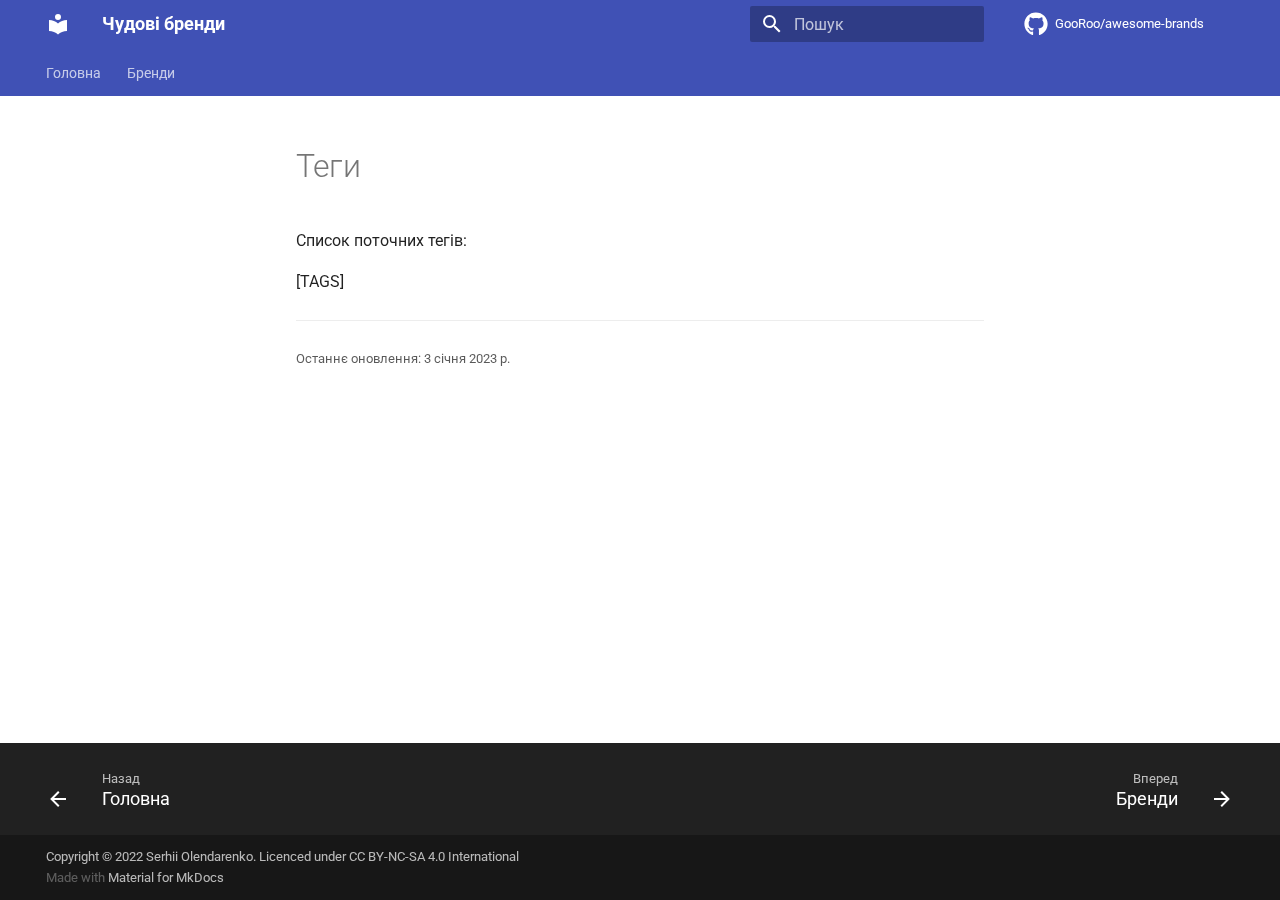
<file: uk/tags/index.html>
<!doctype html>
<html lang="uk" class="no-js">
  <head>
    
      <meta charset="utf-8">
      <meta name="viewport" content="width=device-width,initial-scale=1">
      
        <meta name="description" content="A curated list of awesome (and awful) brands I had exprience with.">
      
      
        <meta name="author" content="Serhii Olendarenko">
      
      
        <link rel="canonical" href="https://gooroo.github.io/awesome-brands/uk/tags/">
      
      <link rel="icon" href="../../assets/images/favicon.png">
      <meta name="generator" content="mkdocs-1.4.2, mkdocs-material-8.5.10">
    
    
      
        <title>Теги - Чудові бренди</title>
      
    
    
      <link rel="stylesheet" href="../../assets/stylesheets/main.975780f9.min.css">
      
        
        <link rel="stylesheet" href="../../assets/stylesheets/palette.2505c338.min.css">
        
      
      

    
    
    
      
        
        
        <link rel="preconnect" href="https://fonts.gstatic.com" crossorigin>
        <link rel="stylesheet" href="https://fonts.googleapis.com/css?family=Roboto:300,300i,400,400i,700,700i%7CRoboto+Mono:400,400i,700,700i&display=fallback">
        <style>:root{--md-text-font:"Roboto";--md-code-font:"Roboto Mono"}</style>
      
    
    
      <link rel="stylesheet" href="../../stylesheets/extra.css">
    
    <script>__md_scope=new URL("../..",location),__md_hash=e=>[...e].reduce((e,_)=>(e<<5)-e+_.charCodeAt(0),0),__md_get=(e,_=localStorage,t=__md_scope)=>JSON.parse(_.getItem(t.pathname+"."+e)),__md_set=(e,_,t=localStorage,a=__md_scope)=>{try{t.setItem(a.pathname+"."+e,JSON.stringify(_))}catch(e){}}</script>
    
      

    
    
    
  </head>
  
  
    
    
    
    
    
    <body dir="ltr" data-md-color-scheme="default" data-md-color-primary="None" data-md-color-accent="None">
  
    
    
    <input class="md-toggle" data-md-toggle="drawer" type="checkbox" id="__drawer" autocomplete="off">
    <input class="md-toggle" data-md-toggle="search" type="checkbox" id="__search" autocomplete="off">
    <label class="md-overlay" for="__drawer"></label>
    <div data-md-component="skip">
      
        
        <a href="#теги" class="md-skip">
          Перейти до змісту
        </a>
      
    </div>
    <div data-md-component="announce">
      
    </div>
    
    
      

<header class="md-header" data-md-component="header">
  <nav class="md-header__inner md-grid" aria-label="Header">
    <a href="../.." title="Чудові бренди" class="md-header__button md-logo" aria-label="Чудові бренди" data-md-component="logo">
      
  
  <svg xmlns="http://www.w3.org/2000/svg" viewBox="0 0 24 24"><path d="M12 8a3 3 0 0 0 3-3 3 3 0 0 0-3-3 3 3 0 0 0-3 3 3 3 0 0 0 3 3m0 3.54C9.64 9.35 6.5 8 3 8v11c3.5 0 6.64 1.35 9 3.54 2.36-2.19 5.5-3.54 9-3.54V8c-3.5 0-6.64 1.35-9 3.54Z"/></svg>

    </a>
    <label class="md-header__button md-icon" for="__drawer">
      <svg xmlns="http://www.w3.org/2000/svg" viewBox="0 0 24 24"><path d="M3 6h18v2H3V6m0 5h18v2H3v-2m0 5h18v2H3v-2Z"/></svg>
    </label>
    <div class="md-header__title" data-md-component="header-title">
      <div class="md-header__ellipsis">
        <div class="md-header__topic">
          <span class="md-ellipsis">
            Чудові бренди
          </span>
        </div>
        <div class="md-header__topic" data-md-component="header-topic">
          <span class="md-ellipsis">
            
              Теги
            
          </span>
        </div>
      </div>
    </div>
    
    
    
      <label class="md-header__button md-icon" for="__search">
        <svg xmlns="http://www.w3.org/2000/svg" viewBox="0 0 24 24"><path d="M9.5 3A6.5 6.5 0 0 1 16 9.5c0 1.61-.59 3.09-1.56 4.23l.27.27h.79l5 5-1.5 1.5-5-5v-.79l-.27-.27A6.516 6.516 0 0 1 9.5 16 6.5 6.5 0 0 1 3 9.5 6.5 6.5 0 0 1 9.5 3m0 2C7 5 5 7 5 9.5S7 14 9.5 14 14 12 14 9.5 12 5 9.5 5Z"/></svg>
      </label>
      <div class="md-search" data-md-component="search" role="dialog">
  <label class="md-search__overlay" for="__search"></label>
  <div class="md-search__inner" role="search">
    <form class="md-search__form" name="search">
      <input type="text" class="md-search__input" name="query" aria-label="Пошук" placeholder="Пошук" autocapitalize="off" autocorrect="off" autocomplete="off" spellcheck="false" data-md-component="search-query" required>
      <label class="md-search__icon md-icon" for="__search">
        <svg xmlns="http://www.w3.org/2000/svg" viewBox="0 0 24 24"><path d="M9.5 3A6.5 6.5 0 0 1 16 9.5c0 1.61-.59 3.09-1.56 4.23l.27.27h.79l5 5-1.5 1.5-5-5v-.79l-.27-.27A6.516 6.516 0 0 1 9.5 16 6.5 6.5 0 0 1 3 9.5 6.5 6.5 0 0 1 9.5 3m0 2C7 5 5 7 5 9.5S7 14 9.5 14 14 12 14 9.5 12 5 9.5 5Z"/></svg>
        <svg xmlns="http://www.w3.org/2000/svg" viewBox="0 0 24 24"><path d="M20 11v2H8l5.5 5.5-1.42 1.42L4.16 12l7.92-7.92L13.5 5.5 8 11h12Z"/></svg>
      </label>
      <nav class="md-search__options" aria-label="Search">
        
        <button type="reset" class="md-search__icon md-icon" title="Clear" aria-label="Clear" tabindex="-1">
          <svg xmlns="http://www.w3.org/2000/svg" viewBox="0 0 24 24"><path d="M19 6.41 17.59 5 12 10.59 6.41 5 5 6.41 10.59 12 5 17.59 6.41 19 12 13.41 17.59 19 19 17.59 13.41 12 19 6.41Z"/></svg>
        </button>
      </nav>
      
    </form>
    <div class="md-search__output">
      <div class="md-search__scrollwrap" data-md-scrollfix>
        <div class="md-search-result" data-md-component="search-result">
          <div class="md-search-result__meta">
            Initializing search
          </div>
          <ol class="md-search-result__list"></ol>
        </div>
      </div>
    </div>
  </div>
</div>
    
    
      <div class="md-header__source">
        <a href="https://github.com/GooRoo/awesome-brands" title="Перейти до репозиторію" class="md-source" data-md-component="source">
  <div class="md-source__icon md-icon">
    
    <svg xmlns="http://www.w3.org/2000/svg" viewBox="0 0 496 512"><!--! Font Awesome Free 6.2.1 by @fontawesome - https://fontawesome.com License - https://fontawesome.com/license/free (Icons: CC BY 4.0, Fonts: SIL OFL 1.1, Code: MIT License) Copyright 2022 Fonticons, Inc.--><path d="M165.9 397.4c0 2-2.3 3.6-5.2 3.6-3.3.3-5.6-1.3-5.6-3.6 0-2 2.3-3.6 5.2-3.6 3-.3 5.6 1.3 5.6 3.6zm-31.1-4.5c-.7 2 1.3 4.3 4.3 4.9 2.6 1 5.6 0 6.2-2s-1.3-4.3-4.3-5.2c-2.6-.7-5.5.3-6.2 2.3zm44.2-1.7c-2.9.7-4.9 2.6-4.6 4.9.3 2 2.9 3.3 5.9 2.6 2.9-.7 4.9-2.6 4.6-4.6-.3-1.9-3-3.2-5.9-2.9zM244.8 8C106.1 8 0 113.3 0 252c0 110.9 69.8 205.8 169.5 239.2 12.8 2.3 17.3-5.6 17.3-12.1 0-6.2-.3-40.4-.3-61.4 0 0-70 15-84.7-29.8 0 0-11.4-29.1-27.8-36.6 0 0-22.9-15.7 1.6-15.4 0 0 24.9 2 38.6 25.8 21.9 38.6 58.6 27.5 72.9 20.9 2.3-16 8.8-27.1 16-33.7-55.9-6.2-112.3-14.3-112.3-110.5 0-27.5 7.6-41.3 23.6-58.9-2.6-6.5-11.1-33.3 2.6-67.9 20.9-6.5 69 27 69 27 20-5.6 41.5-8.5 62.8-8.5s42.8 2.9 62.8 8.5c0 0 48.1-33.6 69-27 13.7 34.7 5.2 61.4 2.6 67.9 16 17.7 25.8 31.5 25.8 58.9 0 96.5-58.9 104.2-114.8 110.5 9.2 7.9 17 22.9 17 46.4 0 33.7-.3 75.4-.3 83.6 0 6.5 4.6 14.4 17.3 12.1C428.2 457.8 496 362.9 496 252 496 113.3 383.5 8 244.8 8zM97.2 352.9c-1.3 1-1 3.3.7 5.2 1.6 1.6 3.9 2.3 5.2 1 1.3-1 1-3.3-.7-5.2-1.6-1.6-3.9-2.3-5.2-1zm-10.8-8.1c-.7 1.3.3 2.9 2.3 3.9 1.6 1 3.6.7 4.3-.7.7-1.3-.3-2.9-2.3-3.9-2-.6-3.6-.3-4.3.7zm32.4 35.6c-1.6 1.3-1 4.3 1.3 6.2 2.3 2.3 5.2 2.6 6.5 1 1.3-1.3.7-4.3-1.3-6.2-2.2-2.3-5.2-2.6-6.5-1zm-11.4-14.7c-1.6 1-1.6 3.6 0 5.9 1.6 2.3 4.3 3.3 5.6 2.3 1.6-1.3 1.6-3.9 0-6.2-1.4-2.3-4-3.3-5.6-2z"/></svg>
  </div>
  <div class="md-source__repository">
    GooRoo/awesome-brands
  </div>
</a>
      </div>
    
  </nav>
  
</header>
    
    <div class="md-container" data-md-component="container">
      
      
        
          
            
<nav class="md-tabs" aria-label="Tabs" data-md-component="tabs">
  <div class="md-tabs__inner md-grid">
    <ul class="md-tabs__list">
      
        
  
  


  <li class="md-tabs__item">
    <a href="../" class="md-tabs__link">
      Головна
    </a>
  </li>

      
        
  
  


  
  
  
    <li class="md-tabs__item">
      <a href="../Brands/" class="md-tabs__link">
        Бренди
      </a>
    </li>
  

      
    </ul>
  </div>
</nav>
          
        
      
      <main class="md-main" data-md-component="main">
        <div class="md-main__inner md-grid">
          
            
              
              <div class="md-sidebar md-sidebar--primary" data-md-component="sidebar" data-md-type="navigation" >
                <div class="md-sidebar__scrollwrap">
                  <div class="md-sidebar__inner">
                    

  


<nav class="md-nav md-nav--primary md-nav--lifted" aria-label="Navigation" data-md-level="0">
  <label class="md-nav__title" for="__drawer">
    <a href="../.." title="Чудові бренди" class="md-nav__button md-logo" aria-label="Чудові бренди" data-md-component="logo">
      
  
  <svg xmlns="http://www.w3.org/2000/svg" viewBox="0 0 24 24"><path d="M12 8a3 3 0 0 0 3-3 3 3 0 0 0-3-3 3 3 0 0 0-3 3 3 3 0 0 0 3 3m0 3.54C9.64 9.35 6.5 8 3 8v11c3.5 0 6.64 1.35 9 3.54 2.36-2.19 5.5-3.54 9-3.54V8c-3.5 0-6.64 1.35-9 3.54Z"/></svg>

    </a>
    Чудові бренди
  </label>
  
    <div class="md-nav__source">
      <a href="https://github.com/GooRoo/awesome-brands" title="Перейти до репозиторію" class="md-source" data-md-component="source">
  <div class="md-source__icon md-icon">
    
    <svg xmlns="http://www.w3.org/2000/svg" viewBox="0 0 496 512"><!--! Font Awesome Free 6.2.1 by @fontawesome - https://fontawesome.com License - https://fontawesome.com/license/free (Icons: CC BY 4.0, Fonts: SIL OFL 1.1, Code: MIT License) Copyright 2022 Fonticons, Inc.--><path d="M165.9 397.4c0 2-2.3 3.6-5.2 3.6-3.3.3-5.6-1.3-5.6-3.6 0-2 2.3-3.6 5.2-3.6 3-.3 5.6 1.3 5.6 3.6zm-31.1-4.5c-.7 2 1.3 4.3 4.3 4.9 2.6 1 5.6 0 6.2-2s-1.3-4.3-4.3-5.2c-2.6-.7-5.5.3-6.2 2.3zm44.2-1.7c-2.9.7-4.9 2.6-4.6 4.9.3 2 2.9 3.3 5.9 2.6 2.9-.7 4.9-2.6 4.6-4.6-.3-1.9-3-3.2-5.9-2.9zM244.8 8C106.1 8 0 113.3 0 252c0 110.9 69.8 205.8 169.5 239.2 12.8 2.3 17.3-5.6 17.3-12.1 0-6.2-.3-40.4-.3-61.4 0 0-70 15-84.7-29.8 0 0-11.4-29.1-27.8-36.6 0 0-22.9-15.7 1.6-15.4 0 0 24.9 2 38.6 25.8 21.9 38.6 58.6 27.5 72.9 20.9 2.3-16 8.8-27.1 16-33.7-55.9-6.2-112.3-14.3-112.3-110.5 0-27.5 7.6-41.3 23.6-58.9-2.6-6.5-11.1-33.3 2.6-67.9 20.9-6.5 69 27 69 27 20-5.6 41.5-8.5 62.8-8.5s42.8 2.9 62.8 8.5c0 0 48.1-33.6 69-27 13.7 34.7 5.2 61.4 2.6 67.9 16 17.7 25.8 31.5 25.8 58.9 0 96.5-58.9 104.2-114.8 110.5 9.2 7.9 17 22.9 17 46.4 0 33.7-.3 75.4-.3 83.6 0 6.5 4.6 14.4 17.3 12.1C428.2 457.8 496 362.9 496 252 496 113.3 383.5 8 244.8 8zM97.2 352.9c-1.3 1-1 3.3.7 5.2 1.6 1.6 3.9 2.3 5.2 1 1.3-1 1-3.3-.7-5.2-1.6-1.6-3.9-2.3-5.2-1zm-10.8-8.1c-.7 1.3.3 2.9 2.3 3.9 1.6 1 3.6.7 4.3-.7.7-1.3-.3-2.9-2.3-3.9-2-.6-3.6-.3-4.3.7zm32.4 35.6c-1.6 1.3-1 4.3 1.3 6.2 2.3 2.3 5.2 2.6 6.5 1 1.3-1.3.7-4.3-1.3-6.2-2.2-2.3-5.2-2.6-6.5-1zm-11.4-14.7c-1.6 1-1.6 3.6 0 5.9 1.6 2.3 4.3 3.3 5.6 2.3 1.6-1.3 1.6-3.9 0-6.2-1.4-2.3-4-3.3-5.6-2z"/></svg>
  </div>
  <div class="md-source__repository">
    GooRoo/awesome-brands
  </div>
</a>
    </div>
  
  <ul class="md-nav__list" data-md-scrollfix>
    
      
      
      

  
  
  
    <li class="md-nav__item">
      <a href="../" class="md-nav__link">
        Головна
      </a>
    </li>
  

    
      
      
      

  
  
  
    
    <li class="md-nav__item md-nav__item--nested">
      
      
        <input class="md-nav__toggle md-toggle" data-md-toggle="__nav_2" type="checkbox" id="__nav_2" >
      
      
      
        
          
        
          
        
          
        
      
      
        <label class="md-nav__link" for="__nav_2">
          Бренди
          <span class="md-nav__icon md-icon"></span>
        </label>
      
      <nav class="md-nav" aria-label="Бренди" data-md-level="1">
        <label class="md-nav__title" for="__nav_2">
          <span class="md-nav__icon md-icon"></span>
          Бренди
        </label>
        <ul class="md-nav__list" data-md-scrollfix>
          
            
              
  
  
  
    <li class="md-nav__item">
      <a href="../Brands/" class="md-nav__link">
        Бренди
      </a>
    </li>
  

            
          
            
              
  
  
  
    <li class="md-nav__item">
      <a href="../Brands/%D0%91%D1%96%D0%BE%D0%BB/" class="md-nav__link">
        Біол
      </a>
    </li>
  

            
          
            
              
  
  
  
    <li class="md-nav__item">
      <a href="../Brands/Phomemo/" class="md-nav__link">
        Phomemo
      </a>
    </li>
  

            
          
        </ul>
      </nav>
    </li>
  

    
  </ul>
</nav>
                  </div>
                </div>
              </div>
            
            
              
              <div class="md-sidebar md-sidebar--secondary" data-md-component="sidebar" data-md-type="toc" >
                <div class="md-sidebar__scrollwrap">
                  <div class="md-sidebar__inner">
                    

<nav class="md-nav md-nav--secondary" aria-label="Зміст">
  
  
  
    
  
  
</nav>
                  </div>
                </div>
              </div>
            
          
          
            <div class="md-content" data-md-component="content">
              <article class="md-content__inner md-typeset">
                
                  
  




<h1 id="теги">Теги<a class="headerlink" href="#теги" title="Permanent link">&para;</a></h1>
<p>Список поточних тегів:</p>
<p>[TAGS]</p>

  <hr>
<div class="md-source-file">
  <small>
    
      Останнє оновлення:
      <span class="git-revision-date-localized-plugin git-revision-date-localized-plugin-date">3 січня 2023 р.</span>
      
    
  </small>
</div>





                
              </article>
            </div>
          
          
  <script>var tabs=__md_get("__tabs");if(Array.isArray(tabs))e:for(var set of document.querySelectorAll(".tabbed-set")){var tab,labels=set.querySelector(".tabbed-labels");for(tab of tabs)for(var label of labels.getElementsByTagName("label"))if(label.innerText.trim()===tab){var input=document.getElementById(label.htmlFor);input.checked=!0;continue e}}</script>

        </div>
        
          <a href="#" class="md-top md-icon" data-md-component="top" hidden>
            <svg xmlns="http://www.w3.org/2000/svg" viewBox="0 0 24 24"><path d="M13 20h-2V8l-5.5 5.5-1.42-1.42L12 4.16l7.92 7.92-1.42 1.42L13 8v12Z"/></svg>
            Back to top
          </a>
        
      </main>
      
        <footer class="md-footer">
  
    
    <nav class="md-footer__inner md-grid" aria-label="Footer" >
      
        
        <a href="../" class="md-footer__link md-footer__link--prev" aria-label="Назад: Головна" rel="prev">
          <div class="md-footer__button md-icon">
            <svg xmlns="http://www.w3.org/2000/svg" viewBox="0 0 24 24"><path d="M20 11v2H8l5.5 5.5-1.42 1.42L4.16 12l7.92-7.92L13.5 5.5 8 11h12Z"/></svg>
          </div>
          <div class="md-footer__title">
            <div class="md-ellipsis">
              <span class="md-footer__direction">
                Назад
              </span>
              Головна
            </div>
          </div>
        </a>
      
      
        
        <a href="../Brands/" class="md-footer__link md-footer__link--next" aria-label="Вперед: Бренди" rel="next">
          <div class="md-footer__title">
            <div class="md-ellipsis">
              <span class="md-footer__direction">
                Вперед
              </span>
              Бренди
            </div>
          </div>
          <div class="md-footer__button md-icon">
            <svg xmlns="http://www.w3.org/2000/svg" viewBox="0 0 24 24"><path d="M4 11v2h12l-5.5 5.5 1.42 1.42L19.84 12l-7.92-7.92L10.5 5.5 16 11H4Z"/></svg>
          </div>
        </a>
      
    </nav>
  
  <div class="md-footer-meta md-typeset">
    <div class="md-footer-meta__inner md-grid">
      <div class="md-copyright">
  
    <div class="md-copyright__highlight">
      Copyright &copy; 2022 Serhii Olendarenko. Licenced under <a rel="license" href="http://creativecommons.org/licenses/by-nc-sa/4.0/">CC BY-NC-SA 4.0 International</a>
    </div>
  
  
    Made with
    <a href="https://squidfunk.github.io/mkdocs-material/" target="_blank" rel="noopener">
      Material for MkDocs
    </a>
  
</div>
      
    </div>
  </div>
</footer>
      
    </div>
    <div class="md-dialog" data-md-component="dialog">
      <div class="md-dialog__inner md-typeset"></div>
    </div>
    
    <script id="__config" type="application/json">{"base": "../..", "features": ["content.tabs.link", "navigation.indexes", "navigation.instant", "navigation.tracking", "navigation.tabs", "navigation.top"], "search": "../../assets/javascripts/workers/search.16e2a7d4.min.js", "translations": {"clipboard.copied": "\u0421\u043a\u043e\u043f\u0456\u0439\u043e\u0432\u0430\u043d\u043e \u0432 \u0431\u0443\u0444\u0435\u0440", "clipboard.copy": "\u0421\u043a\u043e\u043f\u0456\u044e\u0432\u0430\u0442\u0438 \u0432 \u0431\u0443\u0444\u0435\u0440", "search.config.lang": "ru", "search.config.pipeline": "trimmer, stopWordFilter", "search.config.separator": "[\\s\\-]+", "search.placeholder": "\u041f\u043e\u0448\u0443\u043a", "search.result.more.one": "1 more on this page", "search.result.more.other": "# more on this page", "search.result.none": "\u0417\u0431\u0456\u0433\u0456\u0432 \u043d\u0435 \u0437\u043d\u0430\u0439\u0434\u0435\u043d\u043e", "search.result.one": "\u0417\u043d\u0430\u0439\u0434\u0435\u043d\u043e 1 \u0437\u0431\u0456\u0433", "search.result.other": "\u0417\u043d\u0430\u0439\u0434\u0435\u043d\u043e # \u0437\u0431\u0456\u0433\u0456\u0432", "search.result.placeholder": "\u0420\u043e\u0437\u043f\u043e\u0447\u043d\u0456\u0442\u044c \u043f\u0438\u0441\u0430\u0442\u0438 \u0434\u043b\u044f \u043f\u043e\u0448\u0443\u043a\u0443", "search.result.term.missing": "Missing", "select.version.title": "Select version"}}</script>
    
    
      <script src="../../assets/javascripts/bundle.5a2dcb6a.min.js"></script>
      
    
    
  </body>
</html>
</file>
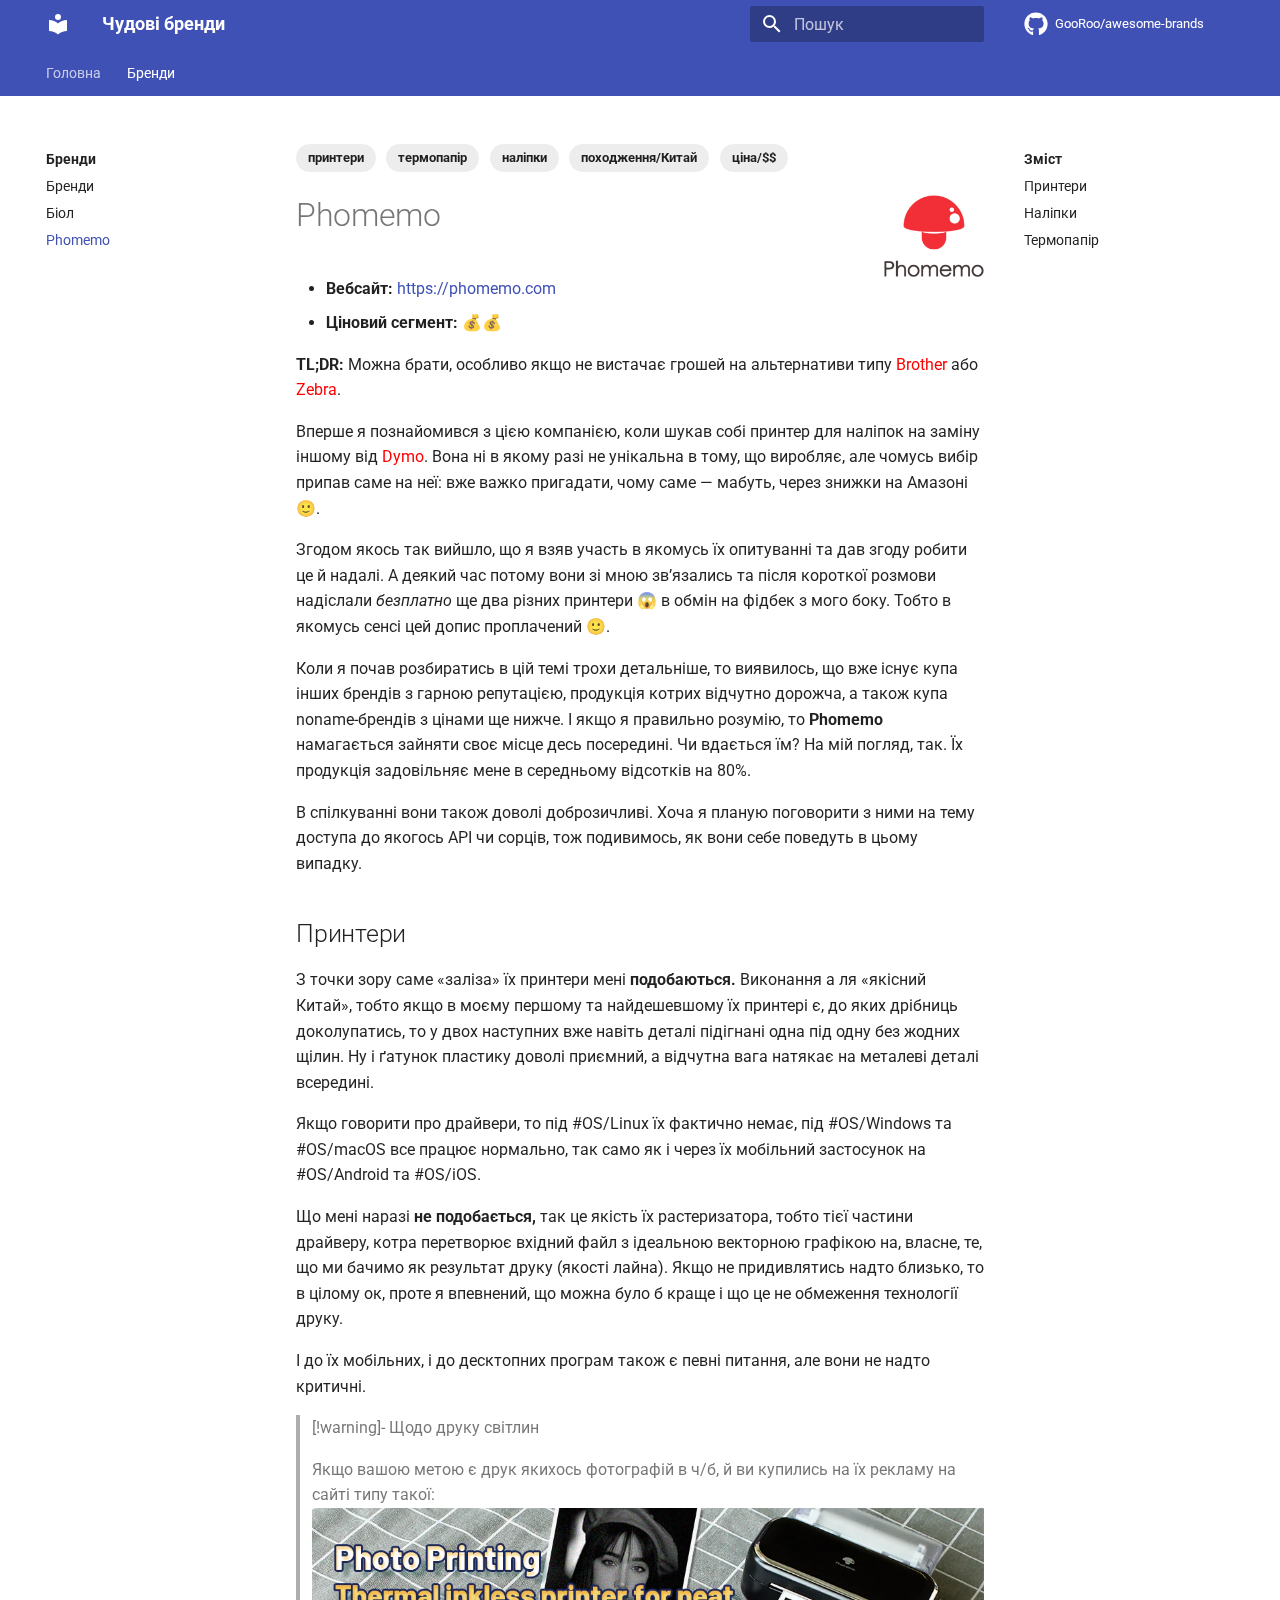
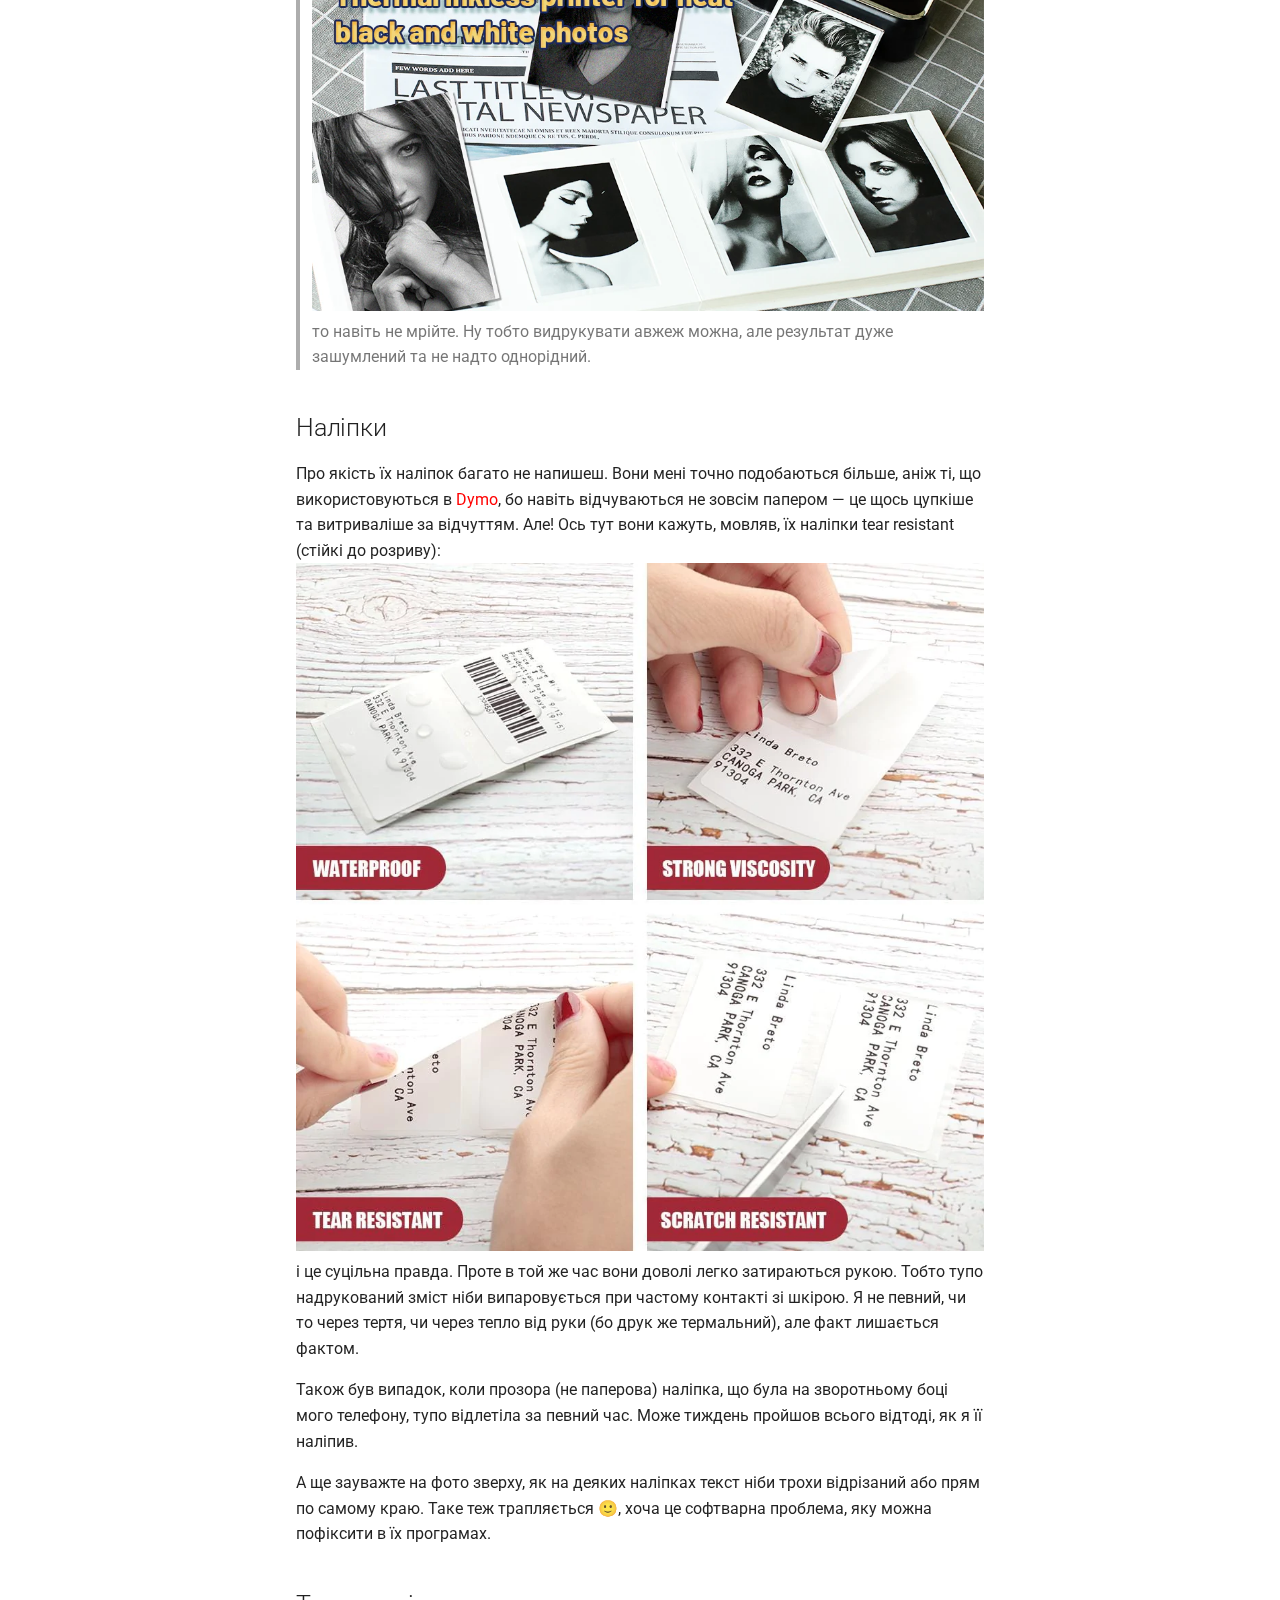
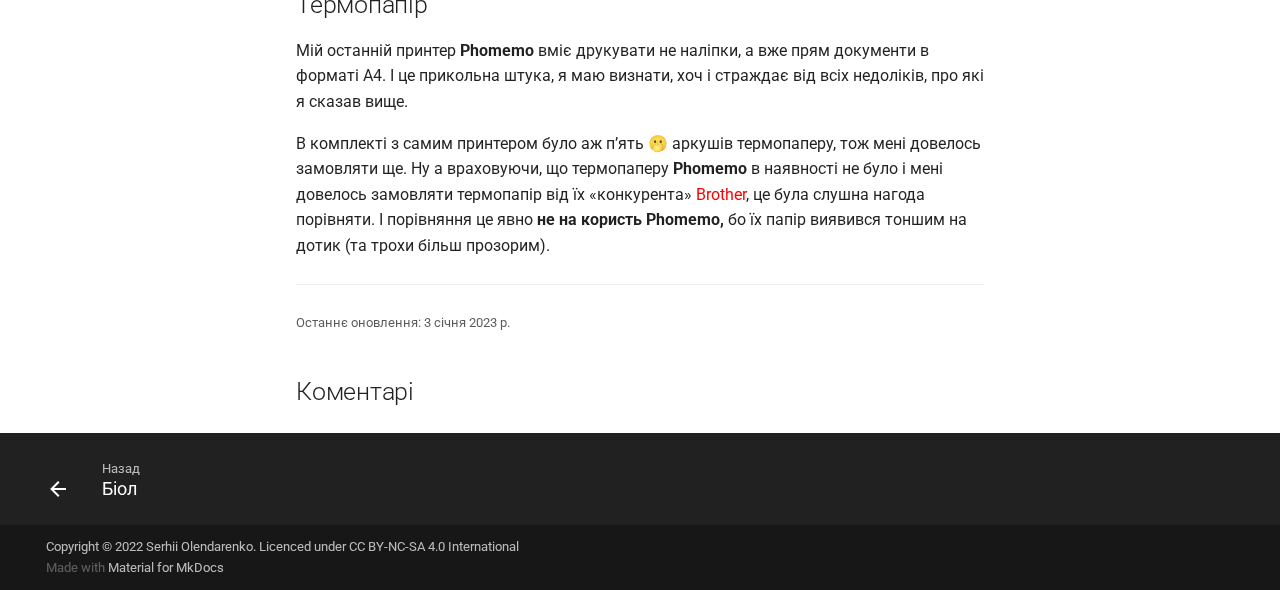
<file: uk/Brands/Phomemo/index.html>
<!doctype html>
<html lang="uk" class="no-js">
  <head>
    
      <meta charset="utf-8">
      <meta name="viewport" content="width=device-width,initial-scale=1">
      
        <meta name="description" content="A curated list of awesome (and awful) brands I had exprience with.">
      
      
        <meta name="author" content="Serhii Olendarenko">
      
      
        <link rel="canonical" href="https://gooroo.github.io/awesome-brands/uk/Brands/Phomemo/">
      
      <link rel="icon" href="../../../assets/images/favicon.png">
      <meta name="generator" content="mkdocs-1.4.2, mkdocs-material-8.5.10">
    
    
      
        <title>Phomemo - Чудові бренди</title>
      
    
    
      <link rel="stylesheet" href="../../../assets/stylesheets/main.975780f9.min.css">
      
        
        <link rel="stylesheet" href="../../../assets/stylesheets/palette.2505c338.min.css">
        
      
      

    
    
    
      
        
        
        <link rel="preconnect" href="https://fonts.gstatic.com" crossorigin>
        <link rel="stylesheet" href="https://fonts.googleapis.com/css?family=Roboto:300,300i,400,400i,700,700i%7CRoboto+Mono:400,400i,700,700i&display=fallback">
        <style>:root{--md-text-font:"Roboto";--md-code-font:"Roboto Mono"}</style>
      
    
    
      <link rel="stylesheet" href="../../../stylesheets/extra.css">
    
    <script>__md_scope=new URL("../../..",location),__md_hash=e=>[...e].reduce((e,_)=>(e<<5)-e+_.charCodeAt(0),0),__md_get=(e,_=localStorage,t=__md_scope)=>JSON.parse(_.getItem(t.pathname+"."+e)),__md_set=(e,_,t=localStorage,a=__md_scope)=>{try{t.setItem(a.pathname+"."+e,JSON.stringify(_))}catch(e){}}</script>
    
      

    
    
    
  </head>
  
  
    
    
    
    
    
    <body dir="ltr" data-md-color-scheme="default" data-md-color-primary="None" data-md-color-accent="None">
  
    
    
    <input class="md-toggle" data-md-toggle="drawer" type="checkbox" id="__drawer" autocomplete="off">
    <input class="md-toggle" data-md-toggle="search" type="checkbox" id="__search" autocomplete="off">
    <label class="md-overlay" for="__drawer"></label>
    <div data-md-component="skip">
      
        
        <a href="#phomemo" class="md-skip">
          Перейти до змісту
        </a>
      
    </div>
    <div data-md-component="announce">
      
    </div>
    
    
      

<header class="md-header" data-md-component="header">
  <nav class="md-header__inner md-grid" aria-label="Header">
    <a href="../../.." title="Чудові бренди" class="md-header__button md-logo" aria-label="Чудові бренди" data-md-component="logo">
      
  
  <svg xmlns="http://www.w3.org/2000/svg" viewBox="0 0 24 24"><path d="M12 8a3 3 0 0 0 3-3 3 3 0 0 0-3-3 3 3 0 0 0-3 3 3 3 0 0 0 3 3m0 3.54C9.64 9.35 6.5 8 3 8v11c3.5 0 6.64 1.35 9 3.54 2.36-2.19 5.5-3.54 9-3.54V8c-3.5 0-6.64 1.35-9 3.54Z"/></svg>

    </a>
    <label class="md-header__button md-icon" for="__drawer">
      <svg xmlns="http://www.w3.org/2000/svg" viewBox="0 0 24 24"><path d="M3 6h18v2H3V6m0 5h18v2H3v-2m0 5h18v2H3v-2Z"/></svg>
    </label>
    <div class="md-header__title" data-md-component="header-title">
      <div class="md-header__ellipsis">
        <div class="md-header__topic">
          <span class="md-ellipsis">
            Чудові бренди
          </span>
        </div>
        <div class="md-header__topic" data-md-component="header-topic">
          <span class="md-ellipsis">
            
              Phomemo
            
          </span>
        </div>
      </div>
    </div>
    
    
    
      <label class="md-header__button md-icon" for="__search">
        <svg xmlns="http://www.w3.org/2000/svg" viewBox="0 0 24 24"><path d="M9.5 3A6.5 6.5 0 0 1 16 9.5c0 1.61-.59 3.09-1.56 4.23l.27.27h.79l5 5-1.5 1.5-5-5v-.79l-.27-.27A6.516 6.516 0 0 1 9.5 16 6.5 6.5 0 0 1 3 9.5 6.5 6.5 0 0 1 9.5 3m0 2C7 5 5 7 5 9.5S7 14 9.5 14 14 12 14 9.5 12 5 9.5 5Z"/></svg>
      </label>
      <div class="md-search" data-md-component="search" role="dialog">
  <label class="md-search__overlay" for="__search"></label>
  <div class="md-search__inner" role="search">
    <form class="md-search__form" name="search">
      <input type="text" class="md-search__input" name="query" aria-label="Пошук" placeholder="Пошук" autocapitalize="off" autocorrect="off" autocomplete="off" spellcheck="false" data-md-component="search-query" required>
      <label class="md-search__icon md-icon" for="__search">
        <svg xmlns="http://www.w3.org/2000/svg" viewBox="0 0 24 24"><path d="M9.5 3A6.5 6.5 0 0 1 16 9.5c0 1.61-.59 3.09-1.56 4.23l.27.27h.79l5 5-1.5 1.5-5-5v-.79l-.27-.27A6.516 6.516 0 0 1 9.5 16 6.5 6.5 0 0 1 3 9.5 6.5 6.5 0 0 1 9.5 3m0 2C7 5 5 7 5 9.5S7 14 9.5 14 14 12 14 9.5 12 5 9.5 5Z"/></svg>
        <svg xmlns="http://www.w3.org/2000/svg" viewBox="0 0 24 24"><path d="M20 11v2H8l5.5 5.5-1.42 1.42L4.16 12l7.92-7.92L13.5 5.5 8 11h12Z"/></svg>
      </label>
      <nav class="md-search__options" aria-label="Search">
        
        <button type="reset" class="md-search__icon md-icon" title="Clear" aria-label="Clear" tabindex="-1">
          <svg xmlns="http://www.w3.org/2000/svg" viewBox="0 0 24 24"><path d="M19 6.41 17.59 5 12 10.59 6.41 5 5 6.41 10.59 12 5 17.59 6.41 19 12 13.41 17.59 19 19 17.59 13.41 12 19 6.41Z"/></svg>
        </button>
      </nav>
      
    </form>
    <div class="md-search__output">
      <div class="md-search__scrollwrap" data-md-scrollfix>
        <div class="md-search-result" data-md-component="search-result">
          <div class="md-search-result__meta">
            Initializing search
          </div>
          <ol class="md-search-result__list"></ol>
        </div>
      </div>
    </div>
  </div>
</div>
    
    
      <div class="md-header__source">
        <a href="https://github.com/GooRoo/awesome-brands" title="Перейти до репозиторію" class="md-source" data-md-component="source">
  <div class="md-source__icon md-icon">
    
    <svg xmlns="http://www.w3.org/2000/svg" viewBox="0 0 496 512"><!--! Font Awesome Free 6.2.1 by @fontawesome - https://fontawesome.com License - https://fontawesome.com/license/free (Icons: CC BY 4.0, Fonts: SIL OFL 1.1, Code: MIT License) Copyright 2022 Fonticons, Inc.--><path d="M165.9 397.4c0 2-2.3 3.6-5.2 3.6-3.3.3-5.6-1.3-5.6-3.6 0-2 2.3-3.6 5.2-3.6 3-.3 5.6 1.3 5.6 3.6zm-31.1-4.5c-.7 2 1.3 4.3 4.3 4.9 2.6 1 5.6 0 6.2-2s-1.3-4.3-4.3-5.2c-2.6-.7-5.5.3-6.2 2.3zm44.2-1.7c-2.9.7-4.9 2.6-4.6 4.9.3 2 2.9 3.3 5.9 2.6 2.9-.7 4.9-2.6 4.6-4.6-.3-1.9-3-3.2-5.9-2.9zM244.8 8C106.1 8 0 113.3 0 252c0 110.9 69.8 205.8 169.5 239.2 12.8 2.3 17.3-5.6 17.3-12.1 0-6.2-.3-40.4-.3-61.4 0 0-70 15-84.7-29.8 0 0-11.4-29.1-27.8-36.6 0 0-22.9-15.7 1.6-15.4 0 0 24.9 2 38.6 25.8 21.9 38.6 58.6 27.5 72.9 20.9 2.3-16 8.8-27.1 16-33.7-55.9-6.2-112.3-14.3-112.3-110.5 0-27.5 7.6-41.3 23.6-58.9-2.6-6.5-11.1-33.3 2.6-67.9 20.9-6.5 69 27 69 27 20-5.6 41.5-8.5 62.8-8.5s42.8 2.9 62.8 8.5c0 0 48.1-33.6 69-27 13.7 34.7 5.2 61.4 2.6 67.9 16 17.7 25.8 31.5 25.8 58.9 0 96.5-58.9 104.2-114.8 110.5 9.2 7.9 17 22.9 17 46.4 0 33.7-.3 75.4-.3 83.6 0 6.5 4.6 14.4 17.3 12.1C428.2 457.8 496 362.9 496 252 496 113.3 383.5 8 244.8 8zM97.2 352.9c-1.3 1-1 3.3.7 5.2 1.6 1.6 3.9 2.3 5.2 1 1.3-1 1-3.3-.7-5.2-1.6-1.6-3.9-2.3-5.2-1zm-10.8-8.1c-.7 1.3.3 2.9 2.3 3.9 1.6 1 3.6.7 4.3-.7.7-1.3-.3-2.9-2.3-3.9-2-.6-3.6-.3-4.3.7zm32.4 35.6c-1.6 1.3-1 4.3 1.3 6.2 2.3 2.3 5.2 2.6 6.5 1 1.3-1.3.7-4.3-1.3-6.2-2.2-2.3-5.2-2.6-6.5-1zm-11.4-14.7c-1.6 1-1.6 3.6 0 5.9 1.6 2.3 4.3 3.3 5.6 2.3 1.6-1.3 1.6-3.9 0-6.2-1.4-2.3-4-3.3-5.6-2z"/></svg>
  </div>
  <div class="md-source__repository">
    GooRoo/awesome-brands
  </div>
</a>
      </div>
    
  </nav>
  
</header>
    
    <div class="md-container" data-md-component="container">
      
      
        
          
            
<nav class="md-tabs" aria-label="Tabs" data-md-component="tabs">
  <div class="md-tabs__inner md-grid">
    <ul class="md-tabs__list">
      
        
  
  


  <li class="md-tabs__item">
    <a href="../../" class="md-tabs__link">
      Головна
    </a>
  </li>

      
        
  
  
    
  


  
  
  
    <li class="md-tabs__item">
      <a href="../" class="md-tabs__link md-tabs__link--active">
        Бренди
      </a>
    </li>
  

      
    </ul>
  </div>
</nav>
          
        
      
      <main class="md-main" data-md-component="main">
        <div class="md-main__inner md-grid">
          
            
              
              <div class="md-sidebar md-sidebar--primary" data-md-component="sidebar" data-md-type="navigation" >
                <div class="md-sidebar__scrollwrap">
                  <div class="md-sidebar__inner">
                    

  


<nav class="md-nav md-nav--primary md-nav--lifted" aria-label="Navigation" data-md-level="0">
  <label class="md-nav__title" for="__drawer">
    <a href="../../.." title="Чудові бренди" class="md-nav__button md-logo" aria-label="Чудові бренди" data-md-component="logo">
      
  
  <svg xmlns="http://www.w3.org/2000/svg" viewBox="0 0 24 24"><path d="M12 8a3 3 0 0 0 3-3 3 3 0 0 0-3-3 3 3 0 0 0-3 3 3 3 0 0 0 3 3m0 3.54C9.64 9.35 6.5 8 3 8v11c3.5 0 6.64 1.35 9 3.54 2.36-2.19 5.5-3.54 9-3.54V8c-3.5 0-6.64 1.35-9 3.54Z"/></svg>

    </a>
    Чудові бренди
  </label>
  
    <div class="md-nav__source">
      <a href="https://github.com/GooRoo/awesome-brands" title="Перейти до репозиторію" class="md-source" data-md-component="source">
  <div class="md-source__icon md-icon">
    
    <svg xmlns="http://www.w3.org/2000/svg" viewBox="0 0 496 512"><!--! Font Awesome Free 6.2.1 by @fontawesome - https://fontawesome.com License - https://fontawesome.com/license/free (Icons: CC BY 4.0, Fonts: SIL OFL 1.1, Code: MIT License) Copyright 2022 Fonticons, Inc.--><path d="M165.9 397.4c0 2-2.3 3.6-5.2 3.6-3.3.3-5.6-1.3-5.6-3.6 0-2 2.3-3.6 5.2-3.6 3-.3 5.6 1.3 5.6 3.6zm-31.1-4.5c-.7 2 1.3 4.3 4.3 4.9 2.6 1 5.6 0 6.2-2s-1.3-4.3-4.3-5.2c-2.6-.7-5.5.3-6.2 2.3zm44.2-1.7c-2.9.7-4.9 2.6-4.6 4.9.3 2 2.9 3.3 5.9 2.6 2.9-.7 4.9-2.6 4.6-4.6-.3-1.9-3-3.2-5.9-2.9zM244.8 8C106.1 8 0 113.3 0 252c0 110.9 69.8 205.8 169.5 239.2 12.8 2.3 17.3-5.6 17.3-12.1 0-6.2-.3-40.4-.3-61.4 0 0-70 15-84.7-29.8 0 0-11.4-29.1-27.8-36.6 0 0-22.9-15.7 1.6-15.4 0 0 24.9 2 38.6 25.8 21.9 38.6 58.6 27.5 72.9 20.9 2.3-16 8.8-27.1 16-33.7-55.9-6.2-112.3-14.3-112.3-110.5 0-27.5 7.6-41.3 23.6-58.9-2.6-6.5-11.1-33.3 2.6-67.9 20.9-6.5 69 27 69 27 20-5.6 41.5-8.5 62.8-8.5s42.8 2.9 62.8 8.5c0 0 48.1-33.6 69-27 13.7 34.7 5.2 61.4 2.6 67.9 16 17.7 25.8 31.5 25.8 58.9 0 96.5-58.9 104.2-114.8 110.5 9.2 7.9 17 22.9 17 46.4 0 33.7-.3 75.4-.3 83.6 0 6.5 4.6 14.4 17.3 12.1C428.2 457.8 496 362.9 496 252 496 113.3 383.5 8 244.8 8zM97.2 352.9c-1.3 1-1 3.3.7 5.2 1.6 1.6 3.9 2.3 5.2 1 1.3-1 1-3.3-.7-5.2-1.6-1.6-3.9-2.3-5.2-1zm-10.8-8.1c-.7 1.3.3 2.9 2.3 3.9 1.6 1 3.6.7 4.3-.7.7-1.3-.3-2.9-2.3-3.9-2-.6-3.6-.3-4.3.7zm32.4 35.6c-1.6 1.3-1 4.3 1.3 6.2 2.3 2.3 5.2 2.6 6.5 1 1.3-1.3.7-4.3-1.3-6.2-2.2-2.3-5.2-2.6-6.5-1zm-11.4-14.7c-1.6 1-1.6 3.6 0 5.9 1.6 2.3 4.3 3.3 5.6 2.3 1.6-1.3 1.6-3.9 0-6.2-1.4-2.3-4-3.3-5.6-2z"/></svg>
  </div>
  <div class="md-source__repository">
    GooRoo/awesome-brands
  </div>
</a>
    </div>
  
  <ul class="md-nav__list" data-md-scrollfix>
    
      
      
      

  
  
  
    <li class="md-nav__item">
      <a href="../../" class="md-nav__link">
        Головна
      </a>
    </li>
  

    
      
      
      

  
  
    
  
  
    
    <li class="md-nav__item md-nav__item--active md-nav__item--nested">
      
      
        <input class="md-nav__toggle md-toggle" data-md-toggle="__nav_2" type="checkbox" id="__nav_2" checked>
      
      
      
        
          
        
          
        
          
        
      
      
        <label class="md-nav__link" for="__nav_2">
          Бренди
          <span class="md-nav__icon md-icon"></span>
        </label>
      
      <nav class="md-nav" aria-label="Бренди" data-md-level="1">
        <label class="md-nav__title" for="__nav_2">
          <span class="md-nav__icon md-icon"></span>
          Бренди
        </label>
        <ul class="md-nav__list" data-md-scrollfix>
          
            
              
  
  
  
    <li class="md-nav__item">
      <a href="../" class="md-nav__link">
        Бренди
      </a>
    </li>
  

            
          
            
              
  
  
  
    <li class="md-nav__item">
      <a href="../%D0%91%D1%96%D0%BE%D0%BB/" class="md-nav__link">
        Біол
      </a>
    </li>
  

            
          
            
              
  
  
    
  
  
    <li class="md-nav__item md-nav__item--active">
      
      <input class="md-nav__toggle md-toggle" data-md-toggle="toc" type="checkbox" id="__toc">
      
      
        
      
      
        <label class="md-nav__link md-nav__link--active" for="__toc">
          Phomemo
          <span class="md-nav__icon md-icon"></span>
        </label>
      
      <a href="./" class="md-nav__link md-nav__link--active">
        Phomemo
      </a>
      
        

<nav class="md-nav md-nav--secondary" aria-label="Зміст">
  
  
  
    
  
  
    <label class="md-nav__title" for="__toc">
      <span class="md-nav__icon md-icon"></span>
      Зміст
    </label>
    <ul class="md-nav__list" data-md-component="toc" data-md-scrollfix>
      
        <li class="md-nav__item">
  <a href="#принтери" class="md-nav__link">
    Принтери
  </a>
  
</li>
      
        <li class="md-nav__item">
  <a href="#наліпки" class="md-nav__link">
    Наліпки
  </a>
  
</li>
      
        <li class="md-nav__item">
  <a href="#термопапір" class="md-nav__link">
    Термопапір
  </a>
  
</li>
      
    </ul>
  
</nav>
      
    </li>
  

            
          
        </ul>
      </nav>
    </li>
  

    
  </ul>
</nav>
                  </div>
                </div>
              </div>
            
            
              
              <div class="md-sidebar md-sidebar--secondary" data-md-component="sidebar" data-md-type="toc" >
                <div class="md-sidebar__scrollwrap">
                  <div class="md-sidebar__inner">
                    

<nav class="md-nav md-nav--secondary" aria-label="Зміст">
  
  
  
    
  
  
    <label class="md-nav__title" for="__toc">
      <span class="md-nav__icon md-icon"></span>
      Зміст
    </label>
    <ul class="md-nav__list" data-md-component="toc" data-md-scrollfix>
      
        <li class="md-nav__item">
  <a href="#принтери" class="md-nav__link">
    Принтери
  </a>
  
</li>
      
        <li class="md-nav__item">
  <a href="#наліпки" class="md-nav__link">
    Наліпки
  </a>
  
</li>
      
        <li class="md-nav__item">
  <a href="#термопапір" class="md-nav__link">
    Термопапір
  </a>
  
</li>
      
    </ul>
  
</nav>
                  </div>
                </div>
              </div>
            
          
          
            <div class="md-content" data-md-component="content">
              <article class="md-content__inner md-typeset">
                
                  
  

  <nav class="md-tags" >
    
      
      
        <span class="md-tag">принтери</span>
      
    
      
      
        <span class="md-tag">термопапір</span>
      
    
      
      
        <span class="md-tag">наліпки</span>
      
    
      
      
        <span class="md-tag">походження/Китай</span>
      
    
      
      
        <span class="md-tag">ціна/$$</span>
      
    
  </nav>




<p><a href="https://phomemo.com"><img alt="Phomemo.png" class="logo" src="../../common/images/logos/Phomemo.png" /></a></p>
<h1 id="phomemo">Phomemo<a class="headerlink" href="#phomemo" title="Permanent link">&para;</a></h1>
<ul>
<li><strong>Вебсайт:</strong> <a href="https://phomemo.com">https://phomemo.com</a></li>
<li><strong>Ціновий сегмент:</strong> 💰💰</li>
</ul>
<p><strong>TL;DR:</strong> Можна брати, особливо якщо не вистачає грошей на альтернативи типу <a class="invalid" href="Brother">Brother</a> або <a class="invalid" href="Zebra">Zebra</a>.</p>
<p>Вперше я познайомився з цією компанією, коли шукав собі принтер для наліпок на заміну іншому від <a class="invalid" href="Dymo">Dymo</a>. Вона ні в якому разі не унікальна в тому, що виробляє, але чомусь вибір припав саме на неї: вже важко пригадати, чому саме — мабуть, через знижки на Амазоні 🙂. </p>
<p>Згодом якось так вийшло, що я взяв участь в якомусь їх опитуванні та дав згоду робити це й надалі. А деякий час потому вони зі мною звʼязались та після короткої розмови надіслали <em>безплатно</em> ще два різних принтери 😱 в обмін на фідбек з мого боку. Тобто в якомусь сенсі цей допис проплачений 🙂.</p>
<p>Коли я почав розбиратись в цій темі трохи детальніше, то виявилось, що вже існує купа інших брендів з гарною репутацією, продукція котрих відчутно дорожча, а також купа noname-брендів з цінами ще нижче. І якщо я правильно розумію, то <strong>Phomemo</strong> намагається зайняти своє місце десь посередині. Чи вдається їм? На мій погляд, так. Їх продукція задовільняє мене в середньому відсотків на 80%.</p>
<p>В спілкуванні вони також доволі доброзичливі. Хоча я планую поговорити з ними на тему доступа до якогось API чи сорців, тож подивимось, як вони себе поведуть в цьому випадку. </p>
<h2 id="принтери">Принтери<a class="headerlink" href="#принтери" title="Permanent link">&para;</a></h2>
<p>З точки зору саме «заліза» їх принтери мені <strong>подобаються.</strong> Виконання а ля «якісний Китай», тобто якщо в моєму першому та найдешевшому їх принтері є, до яких дрібниць доколупатись, то у двох наступних вже навіть деталі підігнані одна під одну без жодних щілин. Ну і ґатунок пластику доволі приємний, а відчутна вага натякає на металеві деталі всередині. </p>
<p>Якщо говорити про драйвери, то під #OS/Linux їх фактично немає, під #OS/Windows та #OS/macOS все працює нормально, так само як і через їх мобільний застосунок на #OS/Android та #OS/iOS. </p>
<p>Що мені наразі <strong>не подобається,</strong> так це якість їх растеризатора, тобто тієї частини драйверу, котра перетворює вхідний файл з ідеальною векторною графікою на, власне, те, що ми бачимо як результат друку (якості лайна). Якщо не придивлятись надто близько, то в цілому ок, проте я впевнений, що можна було б краще і що це не обмеження технології друку. </p>
<p>І до їх мобільних, і до десктопних програм також є певні питання, але вони не надто критичні.</p>
<blockquote>
<p>[!warning]- Щодо друку світлин</p>
<p>Якщо вашою метою є друк якихось фотографій в ч/б, й ви купились на їх рекламу на сайті типу такої:
<img alt="phomemo_bw-photo.webp" src="../../common/images/phomemo_bw-photo.webp" />
то навіть не мрійте. Ну тобто видрукувати авжеж можна, але результат дуже зашумлений та не надто однорідний. </p>
</blockquote>
<h2 id="наліпки">Наліпки<a class="headerlink" href="#наліпки" title="Permanent link">&para;</a></h2>
<p>Про якість їх наліпок багато не напишеш. Вони мені точно подобаються більше, аніж ті, що використовуються в <a class="invalid" href="Dymo">Dymo</a>, бо навіть відчуваються не зовсім папером — це щось цупкіше та витриваліше за відчуттям. Але! Ось тут вони кажуть, мовляв, їх наліпки tear resistant (стійкі до розриву):
<img alt="phomemo_label-features.webp" src="../../common/images/phomemo_label-features.webp" />
і це суцільна правда. Проте в той же час вони доволі легко затираються рукою. Тобто тупо надрукований зміст ніби випаровується при частому контакті зі шкірою. Я не певний, чи то через тертя, чи через тепло від руки (бо друк же термальний), але факт лишається фактом. </p>
<p>Також був випадок, коли прозора (не паперова) наліпка, що була на зворотньому боці мого телефону, тупо відлетіла за певний час. Може тиждень пройшов всього відтоді, як я її наліпив. </p>
<p>А ще зауважте на фото зверху, як на деяких наліпках текст ніби трохи відрізаний або прям по самому краю. Таке теж трапляється 🙂, хоча це софтварна проблема, яку можна пофіксити в їх програмах. </p>
<h2 id="термопапір">Термопапір<a class="headerlink" href="#термопапір" title="Permanent link">&para;</a></h2>
<p>Мій останній принтер <strong>Phomemo</strong> вміє друкувати не наліпки, а вже прям документи в форматі A4. І це прикольна штука, я маю визнати, хоч і страждає від всіх недоліків, про які я сказав вище. </p>
<p>В комплекті з самим принтером було аж пʼять 🫢 аркушів термопаперу, тож мені довелось замовляти ще. Ну а враховуючи, що термопаперу <strong>Phomemo</strong> в наявності не було і мені довелось замовляти термопапір від їх «конкурента» <a class="invalid" href="Brother">Brother</a>, це була слушна нагода порівняти. І порівняння це явно <strong>не на користь</strong> <strong>Phomemo,</strong> бо їх папір виявився тоншим на дотик (та трохи більш прозорим).</p>

  <hr>
<div class="md-source-file">
  <small>
    
      Останнє оновлення:
      <span class="git-revision-date-localized-plugin git-revision-date-localized-plugin-date">3 січня 2023 р.</span>
      
    
  </small>
</div>





  <h2 id="__comments">Коментарі</h2>
  <script src="https://giscus.app/client.js"
    data-repo="GooRoo/awesome-brands"
    data-repo-id="R_kgDOIdDjDg"
    data-category="Comments"
    data-category-id="DIC_kwDOIdDjDs4CTX_N"
    data-mapping="pathname"
    data-strict="0"
    data-reactions-enabled="1"
    data-emit-metadata="1"
    data-input-position="bottom"
    data-theme="light"
    data-lang="en"
    data-loading="lazy"
    crossorigin="anonymous"
    async>
    </script>

  <!-- Synchronize Giscus theme with palette -->
  <script>
    var giscus = document.querySelector("script[src*=giscus]")

    /* Set palette on initial load */
    var palette = __md_get("__palette")
    if (palette && typeof palette.color === "object") {
      var theme = palette.color.scheme === "slate" ? "dark" : "light"
      giscus.setAttribute("data-theme", theme)
    }

    /* Register event handlers after documented loaded */
    document.addEventListener("DOMContentLoaded", function() {
      var ref = document.querySelector("[data-md-component=palette]")
      ref.addEventListener("change", function() {
        var palette = __md_get("__palette")
        if (palette && typeof palette.color === "object") {
          var theme = palette.color.scheme === "slate" ? "dark" : "light"

          /* Instruct Giscus to change theme */
          var frame = document.querySelector(".giscus-frame")
          frame.contentWindow.postMessage(
            { giscus: { setConfig: { theme } } },
            "https://giscus.app"
          )
        }
      })
    })
  </script>

                
              </article>
            </div>
          
          
  <script>var tabs=__md_get("__tabs");if(Array.isArray(tabs))e:for(var set of document.querySelectorAll(".tabbed-set")){var tab,labels=set.querySelector(".tabbed-labels");for(tab of tabs)for(var label of labels.getElementsByTagName("label"))if(label.innerText.trim()===tab){var input=document.getElementById(label.htmlFor);input.checked=!0;continue e}}</script>

        </div>
        
          <a href="#" class="md-top md-icon" data-md-component="top" hidden>
            <svg xmlns="http://www.w3.org/2000/svg" viewBox="0 0 24 24"><path d="M13 20h-2V8l-5.5 5.5-1.42-1.42L12 4.16l7.92 7.92-1.42 1.42L13 8v12Z"/></svg>
            Back to top
          </a>
        
      </main>
      
        <footer class="md-footer">
  
    
    <nav class="md-footer__inner md-grid" aria-label="Footer" >
      
        
        <a href="../%D0%91%D1%96%D0%BE%D0%BB/" class="md-footer__link md-footer__link--prev" aria-label="Назад: Біол" rel="prev">
          <div class="md-footer__button md-icon">
            <svg xmlns="http://www.w3.org/2000/svg" viewBox="0 0 24 24"><path d="M20 11v2H8l5.5 5.5-1.42 1.42L4.16 12l7.92-7.92L13.5 5.5 8 11h12Z"/></svg>
          </div>
          <div class="md-footer__title">
            <div class="md-ellipsis">
              <span class="md-footer__direction">
                Назад
              </span>
              Біол
            </div>
          </div>
        </a>
      
      
    </nav>
  
  <div class="md-footer-meta md-typeset">
    <div class="md-footer-meta__inner md-grid">
      <div class="md-copyright">
  
    <div class="md-copyright__highlight">
      Copyright &copy; 2022 Serhii Olendarenko. Licenced under <a rel="license" href="http://creativecommons.org/licenses/by-nc-sa/4.0/">CC BY-NC-SA 4.0 International</a>
    </div>
  
  
    Made with
    <a href="https://squidfunk.github.io/mkdocs-material/" target="_blank" rel="noopener">
      Material for MkDocs
    </a>
  
</div>
      
    </div>
  </div>
</footer>
      
    </div>
    <div class="md-dialog" data-md-component="dialog">
      <div class="md-dialog__inner md-typeset"></div>
    </div>
    
    <script id="__config" type="application/json">{"base": "../../..", "features": ["content.tabs.link", "navigation.indexes", "navigation.instant", "navigation.tracking", "navigation.tabs", "navigation.top"], "search": "../../../assets/javascripts/workers/search.16e2a7d4.min.js", "translations": {"clipboard.copied": "\u0421\u043a\u043e\u043f\u0456\u0439\u043e\u0432\u0430\u043d\u043e \u0432 \u0431\u0443\u0444\u0435\u0440", "clipboard.copy": "\u0421\u043a\u043e\u043f\u0456\u044e\u0432\u0430\u0442\u0438 \u0432 \u0431\u0443\u0444\u0435\u0440", "search.config.lang": "ru", "search.config.pipeline": "trimmer, stopWordFilter", "search.config.separator": "[\\s\\-]+", "search.placeholder": "\u041f\u043e\u0448\u0443\u043a", "search.result.more.one": "1 more on this page", "search.result.more.other": "# more on this page", "search.result.none": "\u0417\u0431\u0456\u0433\u0456\u0432 \u043d\u0435 \u0437\u043d\u0430\u0439\u0434\u0435\u043d\u043e", "search.result.one": "\u0417\u043d\u0430\u0439\u0434\u0435\u043d\u043e 1 \u0437\u0431\u0456\u0433", "search.result.other": "\u0417\u043d\u0430\u0439\u0434\u0435\u043d\u043e # \u0437\u0431\u0456\u0433\u0456\u0432", "search.result.placeholder": "\u0420\u043e\u0437\u043f\u043e\u0447\u043d\u0456\u0442\u044c \u043f\u0438\u0441\u0430\u0442\u0438 \u0434\u043b\u044f \u043f\u043e\u0448\u0443\u043a\u0443", "search.result.term.missing": "Missing", "select.version.title": "Select version"}}</script>
    
    
      <script src="../../../assets/javascripts/bundle.5a2dcb6a.min.js"></script>
      
    
    
  </body>
</html>
</file>
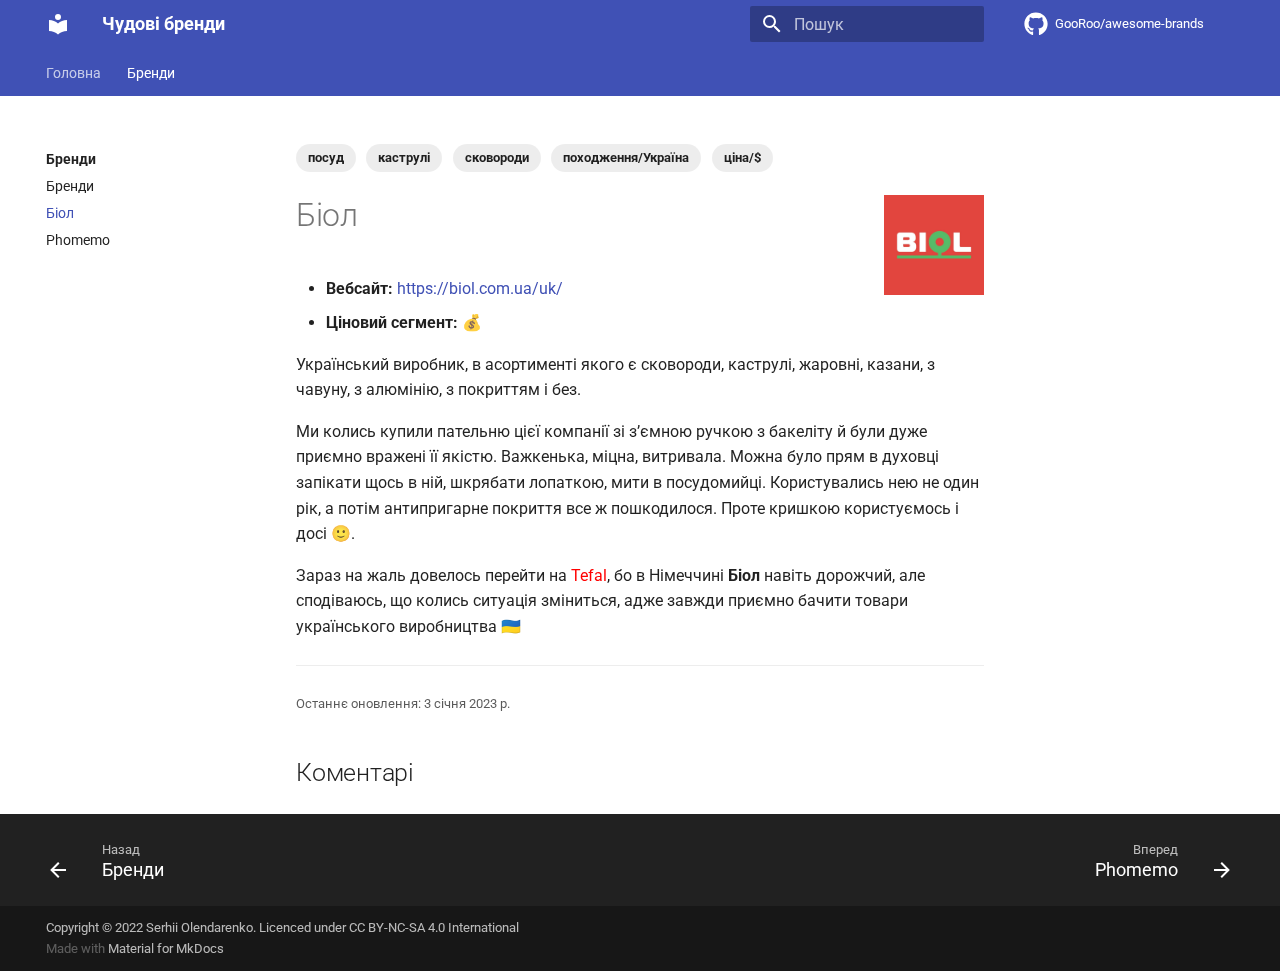
<file: uk/Brands/Біол/index.html>
<!doctype html>
<html lang="uk" class="no-js">
  <head>
    
      <meta charset="utf-8">
      <meta name="viewport" content="width=device-width,initial-scale=1">
      
        <meta name="description" content="A curated list of awesome (and awful) brands I had exprience with.">
      
      
        <meta name="author" content="Serhii Olendarenko">
      
      
        <link rel="canonical" href="https://gooroo.github.io/awesome-brands/uk/Brands/%D0%91%D1%96%D0%BE%D0%BB/">
      
      <link rel="icon" href="../../../assets/images/favicon.png">
      <meta name="generator" content="mkdocs-1.4.2, mkdocs-material-8.5.10">
    
    
      
        <title>Біол - Чудові бренди</title>
      
    
    
      <link rel="stylesheet" href="../../../assets/stylesheets/main.975780f9.min.css">
      
        
        <link rel="stylesheet" href="../../../assets/stylesheets/palette.2505c338.min.css">
        
      
      

    
    
    
      
        
        
        <link rel="preconnect" href="https://fonts.gstatic.com" crossorigin>
        <link rel="stylesheet" href="https://fonts.googleapis.com/css?family=Roboto:300,300i,400,400i,700,700i%7CRoboto+Mono:400,400i,700,700i&display=fallback">
        <style>:root{--md-text-font:"Roboto";--md-code-font:"Roboto Mono"}</style>
      
    
    
      <link rel="stylesheet" href="../../../stylesheets/extra.css">
    
    <script>__md_scope=new URL("../../..",location),__md_hash=e=>[...e].reduce((e,_)=>(e<<5)-e+_.charCodeAt(0),0),__md_get=(e,_=localStorage,t=__md_scope)=>JSON.parse(_.getItem(t.pathname+"."+e)),__md_set=(e,_,t=localStorage,a=__md_scope)=>{try{t.setItem(a.pathname+"."+e,JSON.stringify(_))}catch(e){}}</script>
    
      

    
    
    
  </head>
  
  
    
    
    
    
    
    <body dir="ltr" data-md-color-scheme="default" data-md-color-primary="None" data-md-color-accent="None">
  
    
    
    <input class="md-toggle" data-md-toggle="drawer" type="checkbox" id="__drawer" autocomplete="off">
    <input class="md-toggle" data-md-toggle="search" type="checkbox" id="__search" autocomplete="off">
    <label class="md-overlay" for="__drawer"></label>
    <div data-md-component="skip">
      
        
        <a href="#біол" class="md-skip">
          Перейти до змісту
        </a>
      
    </div>
    <div data-md-component="announce">
      
    </div>
    
    
      

<header class="md-header" data-md-component="header">
  <nav class="md-header__inner md-grid" aria-label="Header">
    <a href="../../.." title="Чудові бренди" class="md-header__button md-logo" aria-label="Чудові бренди" data-md-component="logo">
      
  
  <svg xmlns="http://www.w3.org/2000/svg" viewBox="0 0 24 24"><path d="M12 8a3 3 0 0 0 3-3 3 3 0 0 0-3-3 3 3 0 0 0-3 3 3 3 0 0 0 3 3m0 3.54C9.64 9.35 6.5 8 3 8v11c3.5 0 6.64 1.35 9 3.54 2.36-2.19 5.5-3.54 9-3.54V8c-3.5 0-6.64 1.35-9 3.54Z"/></svg>

    </a>
    <label class="md-header__button md-icon" for="__drawer">
      <svg xmlns="http://www.w3.org/2000/svg" viewBox="0 0 24 24"><path d="M3 6h18v2H3V6m0 5h18v2H3v-2m0 5h18v2H3v-2Z"/></svg>
    </label>
    <div class="md-header__title" data-md-component="header-title">
      <div class="md-header__ellipsis">
        <div class="md-header__topic">
          <span class="md-ellipsis">
            Чудові бренди
          </span>
        </div>
        <div class="md-header__topic" data-md-component="header-topic">
          <span class="md-ellipsis">
            
              Біол
            
          </span>
        </div>
      </div>
    </div>
    
    
    
      <label class="md-header__button md-icon" for="__search">
        <svg xmlns="http://www.w3.org/2000/svg" viewBox="0 0 24 24"><path d="M9.5 3A6.5 6.5 0 0 1 16 9.5c0 1.61-.59 3.09-1.56 4.23l.27.27h.79l5 5-1.5 1.5-5-5v-.79l-.27-.27A6.516 6.516 0 0 1 9.5 16 6.5 6.5 0 0 1 3 9.5 6.5 6.5 0 0 1 9.5 3m0 2C7 5 5 7 5 9.5S7 14 9.5 14 14 12 14 9.5 12 5 9.5 5Z"/></svg>
      </label>
      <div class="md-search" data-md-component="search" role="dialog">
  <label class="md-search__overlay" for="__search"></label>
  <div class="md-search__inner" role="search">
    <form class="md-search__form" name="search">
      <input type="text" class="md-search__input" name="query" aria-label="Пошук" placeholder="Пошук" autocapitalize="off" autocorrect="off" autocomplete="off" spellcheck="false" data-md-component="search-query" required>
      <label class="md-search__icon md-icon" for="__search">
        <svg xmlns="http://www.w3.org/2000/svg" viewBox="0 0 24 24"><path d="M9.5 3A6.5 6.5 0 0 1 16 9.5c0 1.61-.59 3.09-1.56 4.23l.27.27h.79l5 5-1.5 1.5-5-5v-.79l-.27-.27A6.516 6.516 0 0 1 9.5 16 6.5 6.5 0 0 1 3 9.5 6.5 6.5 0 0 1 9.5 3m0 2C7 5 5 7 5 9.5S7 14 9.5 14 14 12 14 9.5 12 5 9.5 5Z"/></svg>
        <svg xmlns="http://www.w3.org/2000/svg" viewBox="0 0 24 24"><path d="M20 11v2H8l5.5 5.5-1.42 1.42L4.16 12l7.92-7.92L13.5 5.5 8 11h12Z"/></svg>
      </label>
      <nav class="md-search__options" aria-label="Search">
        
        <button type="reset" class="md-search__icon md-icon" title="Clear" aria-label="Clear" tabindex="-1">
          <svg xmlns="http://www.w3.org/2000/svg" viewBox="0 0 24 24"><path d="M19 6.41 17.59 5 12 10.59 6.41 5 5 6.41 10.59 12 5 17.59 6.41 19 12 13.41 17.59 19 19 17.59 13.41 12 19 6.41Z"/></svg>
        </button>
      </nav>
      
    </form>
    <div class="md-search__output">
      <div class="md-search__scrollwrap" data-md-scrollfix>
        <div class="md-search-result" data-md-component="search-result">
          <div class="md-search-result__meta">
            Initializing search
          </div>
          <ol class="md-search-result__list"></ol>
        </div>
      </div>
    </div>
  </div>
</div>
    
    
      <div class="md-header__source">
        <a href="https://github.com/GooRoo/awesome-brands" title="Перейти до репозиторію" class="md-source" data-md-component="source">
  <div class="md-source__icon md-icon">
    
    <svg xmlns="http://www.w3.org/2000/svg" viewBox="0 0 496 512"><!--! Font Awesome Free 6.2.1 by @fontawesome - https://fontawesome.com License - https://fontawesome.com/license/free (Icons: CC BY 4.0, Fonts: SIL OFL 1.1, Code: MIT License) Copyright 2022 Fonticons, Inc.--><path d="M165.9 397.4c0 2-2.3 3.6-5.2 3.6-3.3.3-5.6-1.3-5.6-3.6 0-2 2.3-3.6 5.2-3.6 3-.3 5.6 1.3 5.6 3.6zm-31.1-4.5c-.7 2 1.3 4.3 4.3 4.9 2.6 1 5.6 0 6.2-2s-1.3-4.3-4.3-5.2c-2.6-.7-5.5.3-6.2 2.3zm44.2-1.7c-2.9.7-4.9 2.6-4.6 4.9.3 2 2.9 3.3 5.9 2.6 2.9-.7 4.9-2.6 4.6-4.6-.3-1.9-3-3.2-5.9-2.9zM244.8 8C106.1 8 0 113.3 0 252c0 110.9 69.8 205.8 169.5 239.2 12.8 2.3 17.3-5.6 17.3-12.1 0-6.2-.3-40.4-.3-61.4 0 0-70 15-84.7-29.8 0 0-11.4-29.1-27.8-36.6 0 0-22.9-15.7 1.6-15.4 0 0 24.9 2 38.6 25.8 21.9 38.6 58.6 27.5 72.9 20.9 2.3-16 8.8-27.1 16-33.7-55.9-6.2-112.3-14.3-112.3-110.5 0-27.5 7.6-41.3 23.6-58.9-2.6-6.5-11.1-33.3 2.6-67.9 20.9-6.5 69 27 69 27 20-5.6 41.5-8.5 62.8-8.5s42.8 2.9 62.8 8.5c0 0 48.1-33.6 69-27 13.7 34.7 5.2 61.4 2.6 67.9 16 17.7 25.8 31.5 25.8 58.9 0 96.5-58.9 104.2-114.8 110.5 9.2 7.9 17 22.9 17 46.4 0 33.7-.3 75.4-.3 83.6 0 6.5 4.6 14.4 17.3 12.1C428.2 457.8 496 362.9 496 252 496 113.3 383.5 8 244.8 8zM97.2 352.9c-1.3 1-1 3.3.7 5.2 1.6 1.6 3.9 2.3 5.2 1 1.3-1 1-3.3-.7-5.2-1.6-1.6-3.9-2.3-5.2-1zm-10.8-8.1c-.7 1.3.3 2.9 2.3 3.9 1.6 1 3.6.7 4.3-.7.7-1.3-.3-2.9-2.3-3.9-2-.6-3.6-.3-4.3.7zm32.4 35.6c-1.6 1.3-1 4.3 1.3 6.2 2.3 2.3 5.2 2.6 6.5 1 1.3-1.3.7-4.3-1.3-6.2-2.2-2.3-5.2-2.6-6.5-1zm-11.4-14.7c-1.6 1-1.6 3.6 0 5.9 1.6 2.3 4.3 3.3 5.6 2.3 1.6-1.3 1.6-3.9 0-6.2-1.4-2.3-4-3.3-5.6-2z"/></svg>
  </div>
  <div class="md-source__repository">
    GooRoo/awesome-brands
  </div>
</a>
      </div>
    
  </nav>
  
</header>
    
    <div class="md-container" data-md-component="container">
      
      
        
          
            
<nav class="md-tabs" aria-label="Tabs" data-md-component="tabs">
  <div class="md-tabs__inner md-grid">
    <ul class="md-tabs__list">
      
        
  
  


  <li class="md-tabs__item">
    <a href="../../" class="md-tabs__link">
      Головна
    </a>
  </li>

      
        
  
  
    
  


  
  
  
    <li class="md-tabs__item">
      <a href="../" class="md-tabs__link md-tabs__link--active">
        Бренди
      </a>
    </li>
  

      
    </ul>
  </div>
</nav>
          
        
      
      <main class="md-main" data-md-component="main">
        <div class="md-main__inner md-grid">
          
            
              
              <div class="md-sidebar md-sidebar--primary" data-md-component="sidebar" data-md-type="navigation" >
                <div class="md-sidebar__scrollwrap">
                  <div class="md-sidebar__inner">
                    

  


<nav class="md-nav md-nav--primary md-nav--lifted" aria-label="Navigation" data-md-level="0">
  <label class="md-nav__title" for="__drawer">
    <a href="../../.." title="Чудові бренди" class="md-nav__button md-logo" aria-label="Чудові бренди" data-md-component="logo">
      
  
  <svg xmlns="http://www.w3.org/2000/svg" viewBox="0 0 24 24"><path d="M12 8a3 3 0 0 0 3-3 3 3 0 0 0-3-3 3 3 0 0 0-3 3 3 3 0 0 0 3 3m0 3.54C9.64 9.35 6.5 8 3 8v11c3.5 0 6.64 1.35 9 3.54 2.36-2.19 5.5-3.54 9-3.54V8c-3.5 0-6.64 1.35-9 3.54Z"/></svg>

    </a>
    Чудові бренди
  </label>
  
    <div class="md-nav__source">
      <a href="https://github.com/GooRoo/awesome-brands" title="Перейти до репозиторію" class="md-source" data-md-component="source">
  <div class="md-source__icon md-icon">
    
    <svg xmlns="http://www.w3.org/2000/svg" viewBox="0 0 496 512"><!--! Font Awesome Free 6.2.1 by @fontawesome - https://fontawesome.com License - https://fontawesome.com/license/free (Icons: CC BY 4.0, Fonts: SIL OFL 1.1, Code: MIT License) Copyright 2022 Fonticons, Inc.--><path d="M165.9 397.4c0 2-2.3 3.6-5.2 3.6-3.3.3-5.6-1.3-5.6-3.6 0-2 2.3-3.6 5.2-3.6 3-.3 5.6 1.3 5.6 3.6zm-31.1-4.5c-.7 2 1.3 4.3 4.3 4.9 2.6 1 5.6 0 6.2-2s-1.3-4.3-4.3-5.2c-2.6-.7-5.5.3-6.2 2.3zm44.2-1.7c-2.9.7-4.9 2.6-4.6 4.9.3 2 2.9 3.3 5.9 2.6 2.9-.7 4.9-2.6 4.6-4.6-.3-1.9-3-3.2-5.9-2.9zM244.8 8C106.1 8 0 113.3 0 252c0 110.9 69.8 205.8 169.5 239.2 12.8 2.3 17.3-5.6 17.3-12.1 0-6.2-.3-40.4-.3-61.4 0 0-70 15-84.7-29.8 0 0-11.4-29.1-27.8-36.6 0 0-22.9-15.7 1.6-15.4 0 0 24.9 2 38.6 25.8 21.9 38.6 58.6 27.5 72.9 20.9 2.3-16 8.8-27.1 16-33.7-55.9-6.2-112.3-14.3-112.3-110.5 0-27.5 7.6-41.3 23.6-58.9-2.6-6.5-11.1-33.3 2.6-67.9 20.9-6.5 69 27 69 27 20-5.6 41.5-8.5 62.8-8.5s42.8 2.9 62.8 8.5c0 0 48.1-33.6 69-27 13.7 34.7 5.2 61.4 2.6 67.9 16 17.7 25.8 31.5 25.8 58.9 0 96.5-58.9 104.2-114.8 110.5 9.2 7.9 17 22.9 17 46.4 0 33.7-.3 75.4-.3 83.6 0 6.5 4.6 14.4 17.3 12.1C428.2 457.8 496 362.9 496 252 496 113.3 383.5 8 244.8 8zM97.2 352.9c-1.3 1-1 3.3.7 5.2 1.6 1.6 3.9 2.3 5.2 1 1.3-1 1-3.3-.7-5.2-1.6-1.6-3.9-2.3-5.2-1zm-10.8-8.1c-.7 1.3.3 2.9 2.3 3.9 1.6 1 3.6.7 4.3-.7.7-1.3-.3-2.9-2.3-3.9-2-.6-3.6-.3-4.3.7zm32.4 35.6c-1.6 1.3-1 4.3 1.3 6.2 2.3 2.3 5.2 2.6 6.5 1 1.3-1.3.7-4.3-1.3-6.2-2.2-2.3-5.2-2.6-6.5-1zm-11.4-14.7c-1.6 1-1.6 3.6 0 5.9 1.6 2.3 4.3 3.3 5.6 2.3 1.6-1.3 1.6-3.9 0-6.2-1.4-2.3-4-3.3-5.6-2z"/></svg>
  </div>
  <div class="md-source__repository">
    GooRoo/awesome-brands
  </div>
</a>
    </div>
  
  <ul class="md-nav__list" data-md-scrollfix>
    
      
      
      

  
  
  
    <li class="md-nav__item">
      <a href="../../" class="md-nav__link">
        Головна
      </a>
    </li>
  

    
      
      
      

  
  
    
  
  
    
    <li class="md-nav__item md-nav__item--active md-nav__item--nested">
      
      
        <input class="md-nav__toggle md-toggle" data-md-toggle="__nav_2" type="checkbox" id="__nav_2" checked>
      
      
      
        
          
        
          
        
          
        
      
      
        <label class="md-nav__link" for="__nav_2">
          Бренди
          <span class="md-nav__icon md-icon"></span>
        </label>
      
      <nav class="md-nav" aria-label="Бренди" data-md-level="1">
        <label class="md-nav__title" for="__nav_2">
          <span class="md-nav__icon md-icon"></span>
          Бренди
        </label>
        <ul class="md-nav__list" data-md-scrollfix>
          
            
              
  
  
  
    <li class="md-nav__item">
      <a href="../" class="md-nav__link">
        Бренди
      </a>
    </li>
  

            
          
            
              
  
  
    
  
  
    <li class="md-nav__item md-nav__item--active">
      
      <input class="md-nav__toggle md-toggle" data-md-toggle="toc" type="checkbox" id="__toc">
      
      
        
      
      
      <a href="./" class="md-nav__link md-nav__link--active">
        Біол
      </a>
      
    </li>
  

            
          
            
              
  
  
  
    <li class="md-nav__item">
      <a href="../Phomemo/" class="md-nav__link">
        Phomemo
      </a>
    </li>
  

            
          
        </ul>
      </nav>
    </li>
  

    
  </ul>
</nav>
                  </div>
                </div>
              </div>
            
            
              
              <div class="md-sidebar md-sidebar--secondary" data-md-component="sidebar" data-md-type="toc" >
                <div class="md-sidebar__scrollwrap">
                  <div class="md-sidebar__inner">
                    

<nav class="md-nav md-nav--secondary" aria-label="Зміст">
  
  
  
    
  
  
</nav>
                  </div>
                </div>
              </div>
            
          
          
            <div class="md-content" data-md-component="content">
              <article class="md-content__inner md-typeset">
                
                  
  

  <nav class="md-tags" >
    
      
      
        <span class="md-tag">посуд</span>
      
    
      
      
        <span class="md-tag">каструлі</span>
      
    
      
      
        <span class="md-tag">сковороди</span>
      
    
      
      
        <span class="md-tag">походження/Україна</span>
      
    
      
      
        <span class="md-tag">ціна/$</span>
      
    
  </nav>




<p><a href="https://biol.com.ua/uk/"><img alt="Біол.jpeg" class="logo" src="../../common/images/logos/%D0%91%D1%96%D0%BE%D0%BB.jpeg" /></a></p>
<h1 id="біол">Біол<a class="headerlink" href="#біол" title="Permanent link">&para;</a></h1>
<ul>
<li><strong>Вебсайт:</strong> <a href="https://biol.com.ua/uk/">https://biol.com.ua/uk/</a></li>
<li><strong>Ціновий сегмент:</strong> 💰</li>
</ul>
<p>Український виробник, в асортименті якого є сковороди, каструлі, жаровні, казани, з чавуну, з алюмінію, з покриттям і без.</p>
<p>Ми колись купили пательню цієї компанії зі зʼємною ручкою з бакеліту й були дуже приємно вражені її якістю. Важкенька, міцна, витривала. Можна було прям в духовці запікати щось в ній, шкрябати лопаткою, мити в посудомийці. Користувались нею не один рік, а потім антипригарне покриття все ж пошкодилося. Проте кришкою користуємось і досі 🙂.</p>
<p>Зараз на жаль довелось перейти на <a class="invalid" href="Tefal">Tefal</a>, бо в Німеччині <strong>Біол</strong> навіть дорожчий, але сподіваюсь, що колись ситуація зміниться, адже завжди приємно бачити товари українського виробництва 🇺🇦</p>

  <hr>
<div class="md-source-file">
  <small>
    
      Останнє оновлення:
      <span class="git-revision-date-localized-plugin git-revision-date-localized-plugin-date">3 січня 2023 р.</span>
      
    
  </small>
</div>





  <h2 id="__comments">Коментарі</h2>
  <script src="https://giscus.app/client.js"
    data-repo="GooRoo/awesome-brands"
    data-repo-id="R_kgDOIdDjDg"
    data-category="Comments"
    data-category-id="DIC_kwDOIdDjDs4CTX_N"
    data-mapping="pathname"
    data-strict="0"
    data-reactions-enabled="1"
    data-emit-metadata="1"
    data-input-position="bottom"
    data-theme="light"
    data-lang="en"
    data-loading="lazy"
    crossorigin="anonymous"
    async>
    </script>

  <!-- Synchronize Giscus theme with palette -->
  <script>
    var giscus = document.querySelector("script[src*=giscus]")

    /* Set palette on initial load */
    var palette = __md_get("__palette")
    if (palette && typeof palette.color === "object") {
      var theme = palette.color.scheme === "slate" ? "dark" : "light"
      giscus.setAttribute("data-theme", theme)
    }

    /* Register event handlers after documented loaded */
    document.addEventListener("DOMContentLoaded", function() {
      var ref = document.querySelector("[data-md-component=palette]")
      ref.addEventListener("change", function() {
        var palette = __md_get("__palette")
        if (palette && typeof palette.color === "object") {
          var theme = palette.color.scheme === "slate" ? "dark" : "light"

          /* Instruct Giscus to change theme */
          var frame = document.querySelector(".giscus-frame")
          frame.contentWindow.postMessage(
            { giscus: { setConfig: { theme } } },
            "https://giscus.app"
          )
        }
      })
    })
  </script>

                
              </article>
            </div>
          
          
  <script>var tabs=__md_get("__tabs");if(Array.isArray(tabs))e:for(var set of document.querySelectorAll(".tabbed-set")){var tab,labels=set.querySelector(".tabbed-labels");for(tab of tabs)for(var label of labels.getElementsByTagName("label"))if(label.innerText.trim()===tab){var input=document.getElementById(label.htmlFor);input.checked=!0;continue e}}</script>

        </div>
        
          <a href="#" class="md-top md-icon" data-md-component="top" hidden>
            <svg xmlns="http://www.w3.org/2000/svg" viewBox="0 0 24 24"><path d="M13 20h-2V8l-5.5 5.5-1.42-1.42L12 4.16l7.92 7.92-1.42 1.42L13 8v12Z"/></svg>
            Back to top
          </a>
        
      </main>
      
        <footer class="md-footer">
  
    
    <nav class="md-footer__inner md-grid" aria-label="Footer" >
      
        
        <a href="../" class="md-footer__link md-footer__link--prev" aria-label="Назад: Бренди" rel="prev">
          <div class="md-footer__button md-icon">
            <svg xmlns="http://www.w3.org/2000/svg" viewBox="0 0 24 24"><path d="M20 11v2H8l5.5 5.5-1.42 1.42L4.16 12l7.92-7.92L13.5 5.5 8 11h12Z"/></svg>
          </div>
          <div class="md-footer__title">
            <div class="md-ellipsis">
              <span class="md-footer__direction">
                Назад
              </span>
              Бренди
            </div>
          </div>
        </a>
      
      
        
        <a href="../Phomemo/" class="md-footer__link md-footer__link--next" aria-label="Вперед: Phomemo" rel="next">
          <div class="md-footer__title">
            <div class="md-ellipsis">
              <span class="md-footer__direction">
                Вперед
              </span>
              Phomemo
            </div>
          </div>
          <div class="md-footer__button md-icon">
            <svg xmlns="http://www.w3.org/2000/svg" viewBox="0 0 24 24"><path d="M4 11v2h12l-5.5 5.5 1.42 1.42L19.84 12l-7.92-7.92L10.5 5.5 16 11H4Z"/></svg>
          </div>
        </a>
      
    </nav>
  
  <div class="md-footer-meta md-typeset">
    <div class="md-footer-meta__inner md-grid">
      <div class="md-copyright">
  
    <div class="md-copyright__highlight">
      Copyright &copy; 2022 Serhii Olendarenko. Licenced under <a rel="license" href="http://creativecommons.org/licenses/by-nc-sa/4.0/">CC BY-NC-SA 4.0 International</a>
    </div>
  
  
    Made with
    <a href="https://squidfunk.github.io/mkdocs-material/" target="_blank" rel="noopener">
      Material for MkDocs
    </a>
  
</div>
      
    </div>
  </div>
</footer>
      
    </div>
    <div class="md-dialog" data-md-component="dialog">
      <div class="md-dialog__inner md-typeset"></div>
    </div>
    
    <script id="__config" type="application/json">{"base": "../../..", "features": ["content.tabs.link", "navigation.indexes", "navigation.instant", "navigation.tracking", "navigation.tabs", "navigation.top"], "search": "../../../assets/javascripts/workers/search.16e2a7d4.min.js", "translations": {"clipboard.copied": "\u0421\u043a\u043e\u043f\u0456\u0439\u043e\u0432\u0430\u043d\u043e \u0432 \u0431\u0443\u0444\u0435\u0440", "clipboard.copy": "\u0421\u043a\u043e\u043f\u0456\u044e\u0432\u0430\u0442\u0438 \u0432 \u0431\u0443\u0444\u0435\u0440", "search.config.lang": "ru", "search.config.pipeline": "trimmer, stopWordFilter", "search.config.separator": "[\\s\\-]+", "search.placeholder": "\u041f\u043e\u0448\u0443\u043a", "search.result.more.one": "1 more on this page", "search.result.more.other": "# more on this page", "search.result.none": "\u0417\u0431\u0456\u0433\u0456\u0432 \u043d\u0435 \u0437\u043d\u0430\u0439\u0434\u0435\u043d\u043e", "search.result.one": "\u0417\u043d\u0430\u0439\u0434\u0435\u043d\u043e 1 \u0437\u0431\u0456\u0433", "search.result.other": "\u0417\u043d\u0430\u0439\u0434\u0435\u043d\u043e # \u0437\u0431\u0456\u0433\u0456\u0432", "search.result.placeholder": "\u0420\u043e\u0437\u043f\u043e\u0447\u043d\u0456\u0442\u044c \u043f\u0438\u0441\u0430\u0442\u0438 \u0434\u043b\u044f \u043f\u043e\u0448\u0443\u043a\u0443", "search.result.term.missing": "Missing", "select.version.title": "Select version"}}</script>
    
    
      <script src="../../../assets/javascripts/bundle.5a2dcb6a.min.js"></script>
      
    
    
  </body>
</html>
</file>
<file: stylesheets/extra.css>
a.invalid {
	color: red;
}

img.logo {
	float: right;
	width: 100px;
}
</file>
<file: assets/stylesheets/main.975780f9.min.css>
@charset "UTF-8";html{-webkit-text-size-adjust:none;-moz-text-size-adjust:none;text-size-adjust:none;box-sizing:border-box}*,:after,:before{box-sizing:inherit}@media (prefers-reduced-motion){*,:after,:before{transition:none!important}}body{margin:0}a,button,input,label{-webkit-tap-highlight-color:transparent}a{color:inherit;text-decoration:none}hr{border:0;box-sizing:initial;display:block;height:.05rem;overflow:visible;padding:0}small{font-size:80%}sub,sup{line-height:1em}img{border-style:none}table{border-collapse:initial;border-spacing:0}td,th{font-weight:400;vertical-align:top}button{background:#0000;border:0;font-family:inherit;font-size:inherit;margin:0;padding:0}input{border:0;outline:none}:root{--md-primary-fg-color:#4051b5;--md-primary-fg-color--light:#5d6cc0;--md-primary-fg-color--dark:#303fa1;--md-primary-bg-color:#fff;--md-primary-bg-color--light:#ffffffb3;--md-accent-fg-color:#526cfe;--md-accent-fg-color--transparent:#526cfe1a;--md-accent-bg-color:#fff;--md-accent-bg-color--light:#ffffffb3}:root,[data-md-color-scheme=default]{--md-default-fg-color:#000000de;--md-default-fg-color--light:#0000008a;--md-default-fg-color--lighter:#00000052;--md-default-fg-color--lightest:#00000012;--md-default-bg-color:#fff;--md-default-bg-color--light:#ffffffb3;--md-default-bg-color--lighter:#ffffff4d;--md-default-bg-color--lightest:#ffffff1f;--md-code-fg-color:#36464e;--md-code-bg-color:#f5f5f5;--md-code-hl-color:#ffff0080;--md-code-hl-number-color:#d52a2a;--md-code-hl-special-color:#db1457;--md-code-hl-function-color:#a846b9;--md-code-hl-constant-color:#6e59d9;--md-code-hl-keyword-color:#3f6ec6;--md-code-hl-string-color:#1c7d4d;--md-code-hl-name-color:var(--md-code-fg-color);--md-code-hl-operator-color:var(--md-default-fg-color--light);--md-code-hl-punctuation-color:var(--md-default-fg-color--light);--md-code-hl-comment-color:var(--md-default-fg-color--light);--md-code-hl-generic-color:var(--md-default-fg-color--light);--md-code-hl-variable-color:var(--md-default-fg-color--light);--md-typeset-color:var(--md-default-fg-color);--md-typeset-a-color:var(--md-primary-fg-color);--md-typeset-mark-color:#ffff0080;--md-typeset-del-color:#f5503d26;--md-typeset-ins-color:#0bd57026;--md-typeset-kbd-color:#fafafa;--md-typeset-kbd-accent-color:#fff;--md-typeset-kbd-border-color:#b8b8b8;--md-typeset-table-color:#0000001f;--md-admonition-fg-color:var(--md-default-fg-color);--md-admonition-bg-color:var(--md-default-bg-color);--md-footer-fg-color:#fff;--md-footer-fg-color--light:#ffffffb3;--md-footer-fg-color--lighter:#ffffff4d;--md-footer-bg-color:#000000de;--md-footer-bg-color--dark:#00000052;--md-shadow-z1:0 0.2rem 0.5rem #0000000d,0 0 0.05rem #0000001a;--md-shadow-z2:0 0.2rem 0.5rem #0000001a,0 0 0.05rem #00000040;--md-shadow-z3:0 0.2rem 0.5rem #0003,0 0 0.05rem #00000059}.md-icon svg{fill:currentcolor;display:block;height:1.2rem;width:1.2rem}body{-webkit-font-smoothing:antialiased;-moz-osx-font-smoothing:grayscale;--md-text-font-family:var(--md-text-font,_),-apple-system,BlinkMacSystemFont,Helvetica,Arial,sans-serif;--md-code-font-family:var(--md-code-font,_),SFMono-Regular,Consolas,Menlo,monospace}body,input{font-feature-settings:"kern","liga";font-family:var(--md-text-font-family)}body,code,input,kbd,pre{color:var(--md-typeset-color)}code,kbd,pre{font-feature-settings:"kern";font-family:var(--md-code-font-family)}:root{--md-typeset-table-sort-icon:url('data:image/svg+xml;charset=utf-8,<svg xmlns="http://www.w3.org/2000/svg" viewBox="0 0 24 24"><path d="m18 21-4-4h3V7h-3l4-4 4 4h-3v10h3M2 19v-2h10v2M2 13v-2h7v2M2 7V5h4v2H2Z"/></svg>');--md-typeset-table-sort-icon--asc:url('data:image/svg+xml;charset=utf-8,<svg xmlns="http://www.w3.org/2000/svg" viewBox="0 0 24 24"><path d="M19 17h3l-4 4-4-4h3V3h2M2 17h10v2H2M6 5v2H2V5m0 6h7v2H2v-2Z"/></svg>');--md-typeset-table-sort-icon--desc:url('data:image/svg+xml;charset=utf-8,<svg xmlns="http://www.w3.org/2000/svg" viewBox="0 0 24 24"><path d="M19 7h3l-4-4-4 4h3v14h2M2 17h10v2H2M6 5v2H2V5m0 6h7v2H2v-2Z"/></svg>')}.md-typeset{-webkit-print-color-adjust:exact;color-adjust:exact;font-size:.8rem;line-height:1.6}@media print{.md-typeset{font-size:.68rem}}.md-typeset blockquote,.md-typeset dl,.md-typeset figure,.md-typeset ol,.md-typeset pre,.md-typeset ul{margin-bottom:1em;margin-top:1em}.md-typeset h1{color:var(--md-default-fg-color--light);font-size:2em;line-height:1.3;margin:0 0 1.25em}.md-typeset h1,.md-typeset h2{font-weight:300;letter-spacing:-.01em}.md-typeset h2{font-size:1.5625em;line-height:1.4;margin:1.6em 0 .64em}.md-typeset h3{font-size:1.25em;font-weight:400;letter-spacing:-.01em;line-height:1.5;margin:1.6em 0 .8em}.md-typeset h2+h3{margin-top:.8em}.md-typeset h4{font-weight:700;letter-spacing:-.01em;margin:1em 0}.md-typeset h5,.md-typeset h6{color:var(--md-default-fg-color--light);font-size:.8em;font-weight:700;letter-spacing:-.01em;margin:1.25em 0}.md-typeset h5{text-transform:uppercase}.md-typeset hr{border-bottom:.05rem solid var(--md-default-fg-color--lightest);display:flow-root;margin:1.5em 0}.md-typeset a{color:var(--md-typeset-a-color);word-break:break-word}.md-typeset a,.md-typeset a:before{transition:color 125ms}.md-typeset a:focus,.md-typeset a:hover{color:var(--md-accent-fg-color)}.md-typeset a:focus code,.md-typeset a:hover code{background-color:var(--md-accent-fg-color--transparent)}.md-typeset a code{color:currentcolor;transition:background-color 125ms}.md-typeset a.focus-visible{outline-color:var(--md-accent-fg-color);outline-offset:.2rem}.md-typeset code,.md-typeset kbd,.md-typeset pre{color:var(--md-code-fg-color);direction:ltr;font-variant-ligatures:none}@media print{.md-typeset code,.md-typeset kbd,.md-typeset pre{white-space:pre-wrap}}.md-typeset code{background-color:var(--md-code-bg-color);border-radius:.1rem;-webkit-box-decoration-break:clone;box-decoration-break:clone;font-size:.85em;padding:0 .2941176471em;word-break:break-word}.md-typeset code:not(.focus-visible){-webkit-tap-highlight-color:transparent;outline:none}.md-typeset pre{display:flow-root;line-height:1.4;position:relative}.md-typeset pre>code{-webkit-box-decoration-break:slice;box-decoration-break:slice;box-shadow:none;display:block;margin:0;outline-color:var(--md-accent-fg-color);overflow:auto;padding:.7720588235em 1.1764705882em;scrollbar-color:var(--md-default-fg-color--lighter) #0000;scrollbar-width:thin;touch-action:auto;word-break:normal}.md-typeset pre>code:hover{scrollbar-color:var(--md-accent-fg-color) #0000}.md-typeset pre>code::-webkit-scrollbar{height:.2rem;width:.2rem}.md-typeset pre>code::-webkit-scrollbar-thumb{background-color:var(--md-default-fg-color--lighter)}.md-typeset pre>code::-webkit-scrollbar-thumb:hover{background-color:var(--md-accent-fg-color)}.md-typeset kbd{background-color:var(--md-typeset-kbd-color);border-radius:.1rem;box-shadow:0 .1rem 0 .05rem var(--md-typeset-kbd-border-color),0 .1rem 0 var(--md-typeset-kbd-border-color),0 -.1rem .2rem var(--md-typeset-kbd-accent-color) inset;color:var(--md-default-fg-color);display:inline-block;font-size:.75em;padding:0 .6666666667em;vertical-align:text-top;word-break:break-word}.md-typeset mark{background-color:var(--md-typeset-mark-color);-webkit-box-decoration-break:clone;box-decoration-break:clone;color:inherit;word-break:break-word}.md-typeset abbr{border-bottom:.05rem dotted var(--md-default-fg-color--light);cursor:help;text-decoration:none}@media (hover:none){.md-typeset abbr{position:relative}.md-typeset abbr[title]:-webkit-any(:focus,:hover):after{background-color:var(--md-default-fg-color);border-radius:.1rem;box-shadow:var(--md-shadow-z3);color:var(--md-default-bg-color);content:attr(title);display:inline-block;font-size:.7rem;margin-top:2em;max-width:80%;min-width:-webkit-max-content;min-width:max-content;padding:.2rem .3rem;position:absolute;width:auto}.md-typeset abbr[title]:-moz-any(:focus,:hover):after{background-color:var(--md-default-fg-color);border-radius:.1rem;box-shadow:var(--md-shadow-z3);color:var(--md-default-bg-color);content:attr(title);display:inline-block;font-size:.7rem;margin-top:2em;max-width:80%;min-width:-moz-max-content;min-width:max-content;padding:.2rem .3rem;position:absolute;width:auto}[dir=ltr] .md-typeset abbr[title]:-webkit-any(:focus,:hover):after{left:0}[dir=ltr] .md-typeset abbr[title]:-moz-any(:focus,:hover):after{left:0}[dir=ltr] .md-typeset abbr[title]:is(:focus,:hover):after{left:0}[dir=rtl] .md-typeset abbr[title]:-webkit-any(:focus,:hover):after{right:0}[dir=rtl] .md-typeset abbr[title]:-moz-any(:focus,:hover):after{right:0}[dir=rtl] .md-typeset abbr[title]:is(:focus,:hover):after{right:0}.md-typeset abbr[title]:is(:focus,:hover):after{background-color:var(--md-default-fg-color);border-radius:.1rem;box-shadow:var(--md-shadow-z3);color:var(--md-default-bg-color);content:attr(title);display:inline-block;font-size:.7rem;margin-top:2em;max-width:80%;min-width:-webkit-max-content;min-width:-moz-max-content;min-width:max-content;padding:.2rem .3rem;position:absolute;width:auto}}.md-typeset small{opacity:.75}[dir=ltr] .md-typeset sub,[dir=ltr] .md-typeset sup{margin-left:.078125em}[dir=rtl] .md-typeset sub,[dir=rtl] .md-typeset sup{margin-right:.078125em}[dir=ltr] .md-typeset blockquote{padding-left:.6rem}[dir=rtl] .md-typeset blockquote{padding-right:.6rem}[dir=ltr] .md-typeset blockquote{border-left:.2rem solid var(--md-default-fg-color--lighter)}[dir=rtl] .md-typeset blockquote{border-right:.2rem solid var(--md-default-fg-color--lighter)}.md-typeset blockquote{color:var(--md-default-fg-color--light);margin-left:0;margin-right:0}.md-typeset ul{list-style-type:disc}[dir=ltr] .md-typeset ol,[dir=ltr] .md-typeset ul{margin-left:.625em}[dir=rtl] .md-typeset ol,[dir=rtl] .md-typeset ul{margin-right:.625em}.md-typeset ol,.md-typeset ul{padding:0}.md-typeset ol:not([hidden]),.md-typeset ul:not([hidden]){display:flow-root}.md-typeset ol ol,.md-typeset ul ol{list-style-type:lower-alpha}.md-typeset ol ol ol,.md-typeset ul ol ol{list-style-type:lower-roman}[dir=ltr] .md-typeset ol li,[dir=ltr] .md-typeset ul li{margin-left:1.25em}[dir=rtl] .md-typeset ol li,[dir=rtl] .md-typeset ul li{margin-right:1.25em}.md-typeset ol li,.md-typeset ul li{margin-bottom:.5em}.md-typeset ol li blockquote,.md-typeset ol li p,.md-typeset ul li blockquote,.md-typeset ul li p{margin:.5em 0}.md-typeset ol li:last-child,.md-typeset ul li:last-child{margin-bottom:0}.md-typeset ol li :-webkit-any(ul,ol),.md-typeset ul li :-webkit-any(ul,ol){margin-bottom:.5em;margin-top:.5em}.md-typeset ol li :-moz-any(ul,ol),.md-typeset ul li :-moz-any(ul,ol){margin-bottom:.5em;margin-top:.5em}[dir=ltr] .md-typeset ol li :-webkit-any(ul,ol),[dir=ltr] .md-typeset ul li :-webkit-any(ul,ol){margin-left:.625em}[dir=ltr] .md-typeset ol li :-moz-any(ul,ol),[dir=ltr] .md-typeset ul li :-moz-any(ul,ol){margin-left:.625em}[dir=ltr] .md-typeset ol li :is(ul,ol),[dir=ltr] .md-typeset ul li :is(ul,ol){margin-left:.625em}[dir=rtl] .md-typeset ol li :-webkit-any(ul,ol),[dir=rtl] .md-typeset ul li :-webkit-any(ul,ol){margin-right:.625em}[dir=rtl] .md-typeset ol li :-moz-any(ul,ol),[dir=rtl] .md-typeset ul li :-moz-any(ul,ol){margin-right:.625em}[dir=rtl] .md-typeset ol li :is(ul,ol),[dir=rtl] .md-typeset ul li :is(ul,ol){margin-right:.625em}.md-typeset ol li :is(ul,ol),.md-typeset ul li :is(ul,ol){margin-bottom:.5em;margin-top:.5em}[dir=ltr] .md-typeset dd{margin-left:1.875em}[dir=rtl] .md-typeset dd{margin-right:1.875em}.md-typeset dd{margin-bottom:1.5em;margin-top:1em}.md-typeset img,.md-typeset svg,.md-typeset video{height:auto;max-width:100%}.md-typeset img[align=left]{margin:1em 1em 1em 0}.md-typeset img[align=right]{margin:1em 0 1em 1em}.md-typeset img[align]:only-child{margin-top:0}.md-typeset img[src$="#gh-dark-mode-only"],.md-typeset img[src$="#only-dark"]{display:none}.md-typeset figure{display:flow-root;margin:1em auto;max-width:100%;text-align:center;width:-webkit-fit-content;width:-moz-fit-content;width:fit-content}.md-typeset figure img{display:block}.md-typeset figcaption{font-style:italic;margin:1em auto;max-width:24rem}.md-typeset iframe{max-width:100%}.md-typeset table:not([class]){background-color:var(--md-default-bg-color);border:.05rem solid var(--md-typeset-table-color);border-radius:.1rem;display:inline-block;font-size:.64rem;max-width:100%;overflow:auto;touch-action:auto}@media print{.md-typeset table:not([class]){display:table}}.md-typeset table:not([class])+*{margin-top:1.5em}.md-typeset table:not([class]) :-webkit-any(th,td)>:first-child{margin-top:0}.md-typeset table:not([class]) :-moz-any(th,td)>:first-child{margin-top:0}.md-typeset table:not([class]) :is(th,td)>:first-child{margin-top:0}.md-typeset table:not([class]) :-webkit-any(th,td)>:last-child{margin-bottom:0}.md-typeset table:not([class]) :-moz-any(th,td)>:last-child{margin-bottom:0}.md-typeset table:not([class]) :is(th,td)>:last-child{margin-bottom:0}.md-typeset table:not([class]) :-webkit-any(th,td):not([align]){text-align:left}.md-typeset table:not([class]) :-moz-any(th,td):not([align]){text-align:left}.md-typeset table:not([class]) :is(th,td):not([align]){text-align:left}[dir=rtl] .md-typeset table:not([class]) :-webkit-any(th,td):not([align]){text-align:right}[dir=rtl] .md-typeset table:not([class]) :-moz-any(th,td):not([align]){text-align:right}[dir=rtl] .md-typeset table:not([class]) :is(th,td):not([align]){text-align:right}.md-typeset table:not([class]) th{font-weight:700;min-width:5rem;padding:.9375em 1.25em;vertical-align:top}.md-typeset table:not([class]) td{border-top:.05rem solid var(--md-typeset-table-color);padding:.9375em 1.25em;vertical-align:top}.md-typeset table:not([class]) tbody tr{transition:background-color 125ms}.md-typeset table:not([class]) tbody tr:hover{background-color:rgba(0,0,0,.035);box-shadow:0 .05rem 0 var(--md-default-bg-color) inset}.md-typeset table:not([class]) a{word-break:normal}.md-typeset table th[role=columnheader]{cursor:pointer}[dir=ltr] .md-typeset table th[role=columnheader]:after{margin-left:.5em}[dir=rtl] .md-typeset table th[role=columnheader]:after{margin-right:.5em}.md-typeset table th[role=columnheader]:after{content:"";display:inline-block;height:1.2em;-webkit-mask-image:var(--md-typeset-table-sort-icon);mask-image:var(--md-typeset-table-sort-icon);-webkit-mask-repeat:no-repeat;mask-repeat:no-repeat;-webkit-mask-size:contain;mask-size:contain;transition:background-color 125ms;vertical-align:text-bottom;width:1.2em}.md-typeset table th[role=columnheader]:hover:after{background-color:var(--md-default-fg-color--lighter)}.md-typeset table th[role=columnheader][aria-sort=ascending]:after{background-color:var(--md-default-fg-color--light);-webkit-mask-image:var(--md-typeset-table-sort-icon--asc);mask-image:var(--md-typeset-table-sort-icon--asc)}.md-typeset table th[role=columnheader][aria-sort=descending]:after{background-color:var(--md-default-fg-color--light);-webkit-mask-image:var(--md-typeset-table-sort-icon--desc);mask-image:var(--md-typeset-table-sort-icon--desc)}.md-typeset__scrollwrap{margin:1em -.8rem;overflow-x:auto;touch-action:auto}.md-typeset__table{display:inline-block;margin-bottom:.5em;padding:0 .8rem}@media print{.md-typeset__table{display:block}}html .md-typeset__table table{display:table;margin:0;overflow:hidden;width:100%}@media screen and (max-width:44.9375em){.md-content__inner>pre{margin:1em -.8rem}.md-content__inner>pre code{border-radius:0}}.md-banner{background-color:var(--md-footer-bg-color);color:var(--md-footer-fg-color);overflow:auto}@media print{.md-banner{display:none}}.md-banner--warning{background:var(--md-typeset-mark-color);color:var(--md-default-fg-color)}.md-banner__inner{font-size:.7rem;margin:.6rem auto;padding:0 .8rem}[dir=ltr] .md-banner__button{float:right}[dir=rtl] .md-banner__button{float:left}.md-banner__button{color:inherit;cursor:pointer;transition:opacity .25s}.md-banner__button:hover{opacity:.7}html{font-size:125%;height:100%;overflow-x:hidden}@media screen and (min-width:100em){html{font-size:137.5%}}@media screen and (min-width:125em){html{font-size:150%}}body{background-color:var(--md-default-bg-color);display:flex;flex-direction:column;font-size:.5rem;min-height:100%;position:relative;width:100%}@media print{body{display:block}}@media screen and (max-width:59.9375em){body[data-md-scrolllock]{position:fixed}}.md-grid{margin-left:auto;margin-right:auto;max-width:61rem}.md-container{display:flex;flex-direction:column;flex-grow:1}@media print{.md-container{display:block}}.md-main{flex-grow:1}.md-main__inner{display:flex;height:100%;margin-top:1.5rem}.md-ellipsis{overflow:hidden;text-overflow:ellipsis;white-space:nowrap}.md-toggle{display:none}.md-option{height:0;opacity:0;position:absolute;width:0}.md-option:checked+label:not([hidden]){display:block}.md-option.focus-visible+label{outline-color:var(--md-accent-fg-color);outline-style:auto}.md-skip{background-color:var(--md-default-fg-color);border-radius:.1rem;color:var(--md-default-bg-color);font-size:.64rem;margin:.5rem;opacity:0;outline-color:var(--md-accent-fg-color);padding:.3rem .5rem;position:fixed;transform:translateY(.4rem);z-index:-1}.md-skip:focus{opacity:1;transform:translateY(0);transition:transform .25s cubic-bezier(.4,0,.2,1),opacity 175ms 75ms;z-index:10}@page{margin:25mm}:root{--md-clipboard-icon:url('data:image/svg+xml;charset=utf-8,<svg xmlns="http://www.w3.org/2000/svg" viewBox="0 0 24 24"><path d="M19 21H8V7h11m0-2H8a2 2 0 0 0-2 2v14a2 2 0 0 0 2 2h11a2 2 0 0 0 2-2V7a2 2 0 0 0-2-2m-3-4H4a2 2 0 0 0-2 2v14h2V3h12V1Z"/></svg>')}.md-clipboard{border-radius:.1rem;color:var(--md-default-fg-color--lightest);cursor:pointer;height:1.5em;outline-color:var(--md-accent-fg-color);outline-offset:.1rem;position:absolute;right:.5em;top:.5em;transition:color .25s;width:1.5em;z-index:1}@media print{.md-clipboard{display:none}}.md-clipboard:not(.focus-visible){-webkit-tap-highlight-color:transparent;outline:none}:hover>.md-clipboard{color:var(--md-default-fg-color--light)}.md-clipboard:-webkit-any(:focus,:hover){color:var(--md-accent-fg-color)}.md-clipboard:-moz-any(:focus,:hover){color:var(--md-accent-fg-color)}.md-clipboard:is(:focus,:hover){color:var(--md-accent-fg-color)}.md-clipboard:after{background-color:currentcolor;content:"";display:block;height:1.125em;margin:0 auto;-webkit-mask-image:var(--md-clipboard-icon);mask-image:var(--md-clipboard-icon);-webkit-mask-position:center;mask-position:center;-webkit-mask-repeat:no-repeat;mask-repeat:no-repeat;-webkit-mask-size:contain;mask-size:contain;width:1.125em}.md-clipboard--inline{cursor:pointer}.md-clipboard--inline code{transition:color .25s,background-color .25s}.md-clipboard--inline:-webkit-any(:focus,:hover) code{background-color:var(--md-accent-fg-color--transparent);color:var(--md-accent-fg-color)}.md-clipboard--inline:-moz-any(:focus,:hover) code{background-color:var(--md-accent-fg-color--transparent);color:var(--md-accent-fg-color)}.md-clipboard--inline:is(:focus,:hover) code{background-color:var(--md-accent-fg-color--transparent);color:var(--md-accent-fg-color)}@keyframes consent{0%{opacity:0;transform:translateY(100%)}to{opacity:1;transform:translateY(0)}}@keyframes overlay{0%{opacity:0}to{opacity:1}}.md-consent__overlay{animation:overlay .25s both;-webkit-backdrop-filter:blur(.1rem);backdrop-filter:blur(.1rem);background-color:#0000008a;height:100%;opacity:1;position:fixed;top:0;width:100%;z-index:5}.md-consent__inner{animation:consent .5s cubic-bezier(.1,.7,.1,1) both;background-color:var(--md-default-bg-color);border:0;border-radius:.1rem;bottom:0;box-shadow:0 0 .2rem #0000001a,0 .2rem .4rem #0003;max-height:100%;overflow:auto;padding:0;position:fixed;width:100%;z-index:5}.md-consent__form{padding:.8rem}.md-consent__settings{display:none;margin:1em 0}input:checked+.md-consent__settings{display:block}.md-consent__controls{margin-bottom:.8rem}.md-typeset .md-consent__controls .md-button{display:inline}@media screen and (max-width:44.9375em){.md-typeset .md-consent__controls .md-button{display:block;margin-top:.4rem;text-align:center;width:100%}}.md-consent label{cursor:pointer}.md-content{flex-grow:1;min-width:0}.md-content__inner{margin:0 .8rem 1.2rem;padding-top:.6rem}@media screen and (min-width:76.25em){[dir=ltr] .md-sidebar--primary:not([hidden])~.md-content>.md-content__inner{margin-left:1.2rem}[dir=ltr] .md-sidebar--secondary:not([hidden])~.md-content>.md-content__inner,[dir=rtl] .md-sidebar--primary:not([hidden])~.md-content>.md-content__inner{margin-right:1.2rem}[dir=rtl] .md-sidebar--secondary:not([hidden])~.md-content>.md-content__inner{margin-left:1.2rem}}.md-content__inner:before{content:"";display:block;height:.4rem}.md-content__inner>:last-child{margin-bottom:0}[dir=ltr] .md-content__button{float:right}[dir=rtl] .md-content__button{float:left}[dir=ltr] .md-content__button{margin-left:.4rem}[dir=rtl] .md-content__button{margin-right:.4rem}.md-content__button{margin:.4rem 0;padding:0}@media print{.md-content__button{display:none}}.md-typeset .md-content__button{color:var(--md-default-fg-color--lighter)}.md-content__button svg{display:inline;vertical-align:top}[dir=rtl] .md-content__button svg{transform:scaleX(-1)}[dir=ltr] .md-dialog{right:.8rem}[dir=rtl] .md-dialog{left:.8rem}.md-dialog{background-color:var(--md-default-fg-color);border-radius:.1rem;bottom:.8rem;box-shadow:var(--md-shadow-z3);min-width:11.1rem;opacity:0;padding:.4rem .6rem;pointer-events:none;position:fixed;transform:translateY(100%);transition:transform 0ms .4s,opacity .4s;z-index:4}@media print{.md-dialog{display:none}}.md-dialog--active{opacity:1;pointer-events:auto;transform:translateY(0);transition:transform .4s cubic-bezier(.075,.85,.175,1),opacity .4s}.md-dialog__inner{color:var(--md-default-bg-color);font-size:.7rem}.md-feedback{margin:2em 0 1em;text-align:center}.md-feedback fieldset{border:none;margin:0;padding:0}.md-feedback__title{font-weight:700;margin:1em auto}.md-feedback__inner{position:relative}.md-feedback__list{align-content:baseline;display:flex;flex-wrap:wrap;justify-content:center;position:relative}.md-feedback__list:hover .md-icon:not(:disabled){color:var(--md-default-fg-color--lighter)}:disabled .md-feedback__list{min-height:1.8rem}.md-feedback__icon{color:var(--md-default-fg-color--light);cursor:pointer;flex-shrink:0;margin:0 .1rem;transition:color 125ms}.md-feedback__icon:not(:disabled).md-icon:hover{color:var(--md-accent-fg-color)}.md-feedback__icon:disabled{color:var(--md-default-fg-color--lightest);pointer-events:none}.md-feedback__note{opacity:0;position:relative;transform:translateY(.4rem);transition:transform .4s cubic-bezier(.1,.7,.1,1),opacity .15s}.md-feedback__note>*{margin:0 auto;max-width:16rem}:disabled .md-feedback__note{opacity:1;transform:translateY(0)}.md-footer{background-color:var(--md-footer-bg-color);color:var(--md-footer-fg-color)}@media print{.md-footer{display:none}}.md-footer__inner{justify-content:space-between;overflow:auto;padding:.2rem}.md-footer__inner:not([hidden]){display:flex}.md-footer__link{display:flex;flex-grow:0.01;outline-color:var(--md-accent-fg-color);overflow:hidden;padding-bottom:.4rem;padding-top:1.4rem;transition:opacity .25s}.md-footer__link:-webkit-any(:focus,:hover){opacity:.7}.md-footer__link:-moz-any(:focus,:hover){opacity:.7}.md-footer__link:is(:focus,:hover){opacity:.7}[dir=rtl] .md-footer__link svg{transform:scaleX(-1)}@media screen and (max-width:44.9375em){.md-footer__link--prev .md-footer__title{display:none}}[dir=ltr] .md-footer__link--next{margin-left:auto}[dir=rtl] .md-footer__link--next{margin-right:auto}.md-footer__link--next{text-align:right}[dir=rtl] .md-footer__link--next{text-align:left}.md-footer__title{flex-grow:1;font-size:.9rem;line-height:2.4rem;max-width:calc(100% - 2.4rem);padding:0 1rem;position:relative;white-space:nowrap}.md-footer__button{margin:.2rem;padding:.4rem}.md-footer__direction{font-size:.64rem;left:0;margin-top:-1rem;opacity:.7;padding:0 1rem;position:absolute;right:0}.md-footer-meta{background-color:var(--md-footer-bg-color--dark)}.md-footer-meta__inner{display:flex;flex-wrap:wrap;justify-content:space-between;padding:.2rem}html .md-footer-meta.md-typeset a{color:var(--md-footer-fg-color--light)}html .md-footer-meta.md-typeset a:-webkit-any(:focus,:hover){color:var(--md-footer-fg-color)}html .md-footer-meta.md-typeset a:-moz-any(:focus,:hover){color:var(--md-footer-fg-color)}html .md-footer-meta.md-typeset a:is(:focus,:hover){color:var(--md-footer-fg-color)}.md-copyright{color:var(--md-footer-fg-color--lighter);font-size:.64rem;margin:auto .6rem;padding:.4rem 0;width:100%}@media screen and (min-width:45em){.md-copyright{width:auto}}.md-copyright__highlight{color:var(--md-footer-fg-color--light)}.md-social{margin:0 .4rem;padding:.2rem 0 .6rem}@media screen and (min-width:45em){.md-social{padding:.6rem 0}}.md-social__link{display:inline-block;height:1.6rem;text-align:center;width:1.6rem}.md-social__link:before{line-height:1.9}.md-social__link svg{fill:currentcolor;max-height:.8rem;vertical-align:-25%}.md-typeset .md-button{border:.1rem solid;border-radius:.1rem;color:var(--md-primary-fg-color);cursor:pointer;display:inline-block;font-weight:700;padding:.625em 2em;transition:color 125ms,background-color 125ms,border-color 125ms}.md-typeset .md-button--primary{background-color:var(--md-primary-fg-color);border-color:var(--md-primary-fg-color);color:var(--md-primary-bg-color)}.md-typeset .md-button:-webkit-any(:focus,:hover){background-color:var(--md-accent-fg-color);border-color:var(--md-accent-fg-color);color:var(--md-accent-bg-color)}.md-typeset .md-button:-moz-any(:focus,:hover){background-color:var(--md-accent-fg-color);border-color:var(--md-accent-fg-color);color:var(--md-accent-bg-color)}.md-typeset .md-button:is(:focus,:hover){background-color:var(--md-accent-fg-color);border-color:var(--md-accent-fg-color);color:var(--md-accent-bg-color)}[dir=ltr] .md-typeset .md-input{border-top-left-radius:.1rem}[dir=ltr] .md-typeset .md-input,[dir=rtl] .md-typeset .md-input{border-top-right-radius:.1rem}[dir=rtl] .md-typeset .md-input{border-top-left-radius:.1rem}.md-typeset .md-input{border-bottom:.1rem solid var(--md-default-fg-color--lighter);box-shadow:var(--md-shadow-z1);font-size:.8rem;height:1.8rem;padding:0 .6rem;transition:border .25s,box-shadow .25s}.md-typeset .md-input:-webkit-any(:focus,:hover){border-bottom-color:var(--md-accent-fg-color);box-shadow:var(--md-shadow-z2)}.md-typeset .md-input:-moz-any(:focus,:hover){border-bottom-color:var(--md-accent-fg-color);box-shadow:var(--md-shadow-z2)}.md-typeset .md-input:is(:focus,:hover){border-bottom-color:var(--md-accent-fg-color);box-shadow:var(--md-shadow-z2)}.md-typeset .md-input--stretch{width:100%}.md-header{background-color:var(--md-primary-fg-color);box-shadow:0 0 .2rem #0000,0 .2rem .4rem #0000;color:var(--md-primary-bg-color);display:block;left:0;position:-webkit-sticky;position:sticky;right:0;top:0;z-index:4}@media print{.md-header{display:none}}.md-header[hidden]{transform:translateY(-100%);transition:transform .25s cubic-bezier(.8,0,.6,1),box-shadow .25s}.md-header--shadow{box-shadow:0 0 .2rem #0000001a,0 .2rem .4rem #0003;transition:transform .25s cubic-bezier(.1,.7,.1,1),box-shadow .25s}.md-header__inner{align-items:center;display:flex;padding:0 .2rem}.md-header__button{color:currentcolor;cursor:pointer;margin:.2rem;outline-color:var(--md-accent-fg-color);padding:.4rem;position:relative;transition:opacity .25s;vertical-align:middle;z-index:1}.md-header__button:hover{opacity:.7}.md-header__button:not([hidden]){display:inline-block}.md-header__button:not(.focus-visible){-webkit-tap-highlight-color:transparent;outline:none}.md-header__button.md-logo{margin:.2rem;padding:.4rem}@media screen and (max-width:76.1875em){.md-header__button.md-logo{display:none}}.md-header__button.md-logo :-webkit-any(img,svg){fill:currentcolor;display:block;height:1.2rem;width:auto}.md-header__button.md-logo :-moz-any(img,svg){fill:currentcolor;display:block;height:1.2rem;width:auto}.md-header__button.md-logo :is(img,svg){fill:currentcolor;display:block;height:1.2rem;width:auto}@media screen and (min-width:60em){.md-header__button[for=__search]{display:none}}.no-js .md-header__button[for=__search]{display:none}[dir=rtl] .md-header__button[for=__search] svg{transform:scaleX(-1)}@media screen and (min-width:76.25em){.md-header__button[for=__drawer]{display:none}}.md-header__topic{display:flex;max-width:100%;position:absolute;transition:transform .4s cubic-bezier(.1,.7,.1,1),opacity .15s;white-space:nowrap}.md-header__topic+.md-header__topic{opacity:0;pointer-events:none;transform:translateX(1.25rem);transition:transform .4s cubic-bezier(1,.7,.1,.1),opacity .15s;z-index:-1}[dir=rtl] .md-header__topic+.md-header__topic{transform:translateX(-1.25rem)}.md-header__topic:first-child{font-weight:700}[dir=ltr] .md-header__title{margin-right:.4rem}[dir=rtl] .md-header__title{margin-left:.4rem}[dir=ltr] .md-header__title{margin-left:1rem}[dir=rtl] .md-header__title{margin-right:1rem}.md-header__title{flex-grow:1;font-size:.9rem;height:2.4rem;line-height:2.4rem}.md-header__title--active .md-header__topic{opacity:0;pointer-events:none;transform:translateX(-1.25rem);transition:transform .4s cubic-bezier(1,.7,.1,.1),opacity .15s;z-index:-1}[dir=rtl] .md-header__title--active .md-header__topic{transform:translateX(1.25rem)}.md-header__title--active .md-header__topic+.md-header__topic{opacity:1;pointer-events:auto;transform:translateX(0);transition:transform .4s cubic-bezier(.1,.7,.1,1),opacity .15s;z-index:0}.md-header__title>.md-header__ellipsis{height:100%;position:relative;width:100%}.md-header__option{display:flex;flex-shrink:0;max-width:100%;transition:max-width 0ms .25s,opacity .25s .25s;white-space:nowrap}[data-md-toggle=search]:checked~.md-header .md-header__option{max-width:0;opacity:0;transition:max-width 0ms,opacity 0ms}.md-header__source{display:none}@media screen and (min-width:60em){[dir=ltr] .md-header__source{margin-left:1rem}[dir=rtl] .md-header__source{margin-right:1rem}.md-header__source{display:block;max-width:11.7rem;width:11.7rem}}@media screen and (min-width:76.25em){[dir=ltr] .md-header__source{margin-left:1.4rem}[dir=rtl] .md-header__source{margin-right:1.4rem}}:root{--md-nav-icon--prev:url('data:image/svg+xml;charset=utf-8,<svg xmlns="http://www.w3.org/2000/svg" viewBox="0 0 24 24"><path d="M20 11v2H8l5.5 5.5-1.42 1.42L4.16 12l7.92-7.92L13.5 5.5 8 11h12Z"/></svg>');--md-nav-icon--next:url('data:image/svg+xml;charset=utf-8,<svg xmlns="http://www.w3.org/2000/svg" viewBox="0 0 24 24"><path d="M8.59 16.58 13.17 12 8.59 7.41 10 6l6 6-6 6-1.41-1.42Z"/></svg>');--md-toc-icon:url('data:image/svg+xml;charset=utf-8,<svg xmlns="http://www.w3.org/2000/svg" viewBox="0 0 24 24"><path d="M3 9h14V7H3v2m0 4h14v-2H3v2m0 4h14v-2H3v2m16 0h2v-2h-2v2m0-10v2h2V7h-2m0 6h2v-2h-2v2Z"/></svg>')}.md-nav{font-size:.7rem;line-height:1.3}.md-nav__title{display:block;font-weight:700;overflow:hidden;padding:0 .6rem;text-overflow:ellipsis}.md-nav__title .md-nav__button{display:none}.md-nav__title .md-nav__button img{height:100%;width:auto}.md-nav__title .md-nav__button.md-logo :-webkit-any(img,svg){fill:currentcolor;display:block;height:2.4rem;max-width:100%;object-fit:contain;width:auto}.md-nav__title .md-nav__button.md-logo :-moz-any(img,svg){fill:currentcolor;display:block;height:2.4rem;max-width:100%;object-fit:contain;width:auto}.md-nav__title .md-nav__button.md-logo :is(img,svg){fill:currentcolor;display:block;height:2.4rem;max-width:100%;object-fit:contain;width:auto}.md-nav__list{list-style:none;margin:0;padding:0}.md-nav__item{padding:0 .6rem}[dir=ltr] .md-nav__item .md-nav__item{padding-right:0}[dir=rtl] .md-nav__item .md-nav__item{padding-left:0}.md-nav__link{align-items:center;cursor:pointer;display:flex;justify-content:space-between;margin-top:.625em;overflow:hidden;scroll-snap-align:start;text-overflow:ellipsis;transition:color 125ms}.md-nav__link--passed{color:var(--md-default-fg-color--light)}.md-nav__item .md-nav__link--active{color:var(--md-typeset-a-color)}.md-nav__item .md-nav__link--index [href]{width:100%}.md-nav__link:-webkit-any(:focus,:hover){color:var(--md-accent-fg-color)}.md-nav__link:-moz-any(:focus,:hover){color:var(--md-accent-fg-color)}.md-nav__link:is(:focus,:hover){color:var(--md-accent-fg-color)}.md-nav__link.focus-visible{outline-color:var(--md-accent-fg-color);outline-offset:.2rem}.md-nav--primary .md-nav__link[for=__toc]{display:none}.md-nav--primary .md-nav__link[for=__toc] .md-icon:after{background-color:currentcolor;display:block;height:100%;-webkit-mask-image:var(--md-toc-icon);mask-image:var(--md-toc-icon);width:100%}.md-nav--primary .md-nav__link[for=__toc]~.md-nav{display:none}.md-nav__link>*{cursor:pointer;display:flex}.md-nav__icon{flex-shrink:0}.md-nav__source{display:none}@media screen and (max-width:76.1875em){.md-nav--primary,.md-nav--primary .md-nav{background-color:var(--md-default-bg-color);display:flex;flex-direction:column;height:100%;left:0;position:absolute;right:0;top:0;z-index:1}.md-nav--primary :-webkit-any(.md-nav__title,.md-nav__item){font-size:.8rem;line-height:1.5}.md-nav--primary :-moz-any(.md-nav__title,.md-nav__item){font-size:.8rem;line-height:1.5}.md-nav--primary :is(.md-nav__title,.md-nav__item){font-size:.8rem;line-height:1.5}.md-nav--primary .md-nav__title{background-color:var(--md-default-fg-color--lightest);color:var(--md-default-fg-color--light);cursor:pointer;height:5.6rem;line-height:2.4rem;padding:3rem .8rem .2rem;position:relative;white-space:nowrap}[dir=ltr] .md-nav--primary .md-nav__title .md-nav__icon{left:.4rem}[dir=rtl] .md-nav--primary .md-nav__title .md-nav__icon{right:.4rem}.md-nav--primary .md-nav__title .md-nav__icon{display:block;height:1.2rem;margin:.2rem;position:absolute;top:.4rem;width:1.2rem}.md-nav--primary .md-nav__title .md-nav__icon:after{background-color:currentcolor;content:"";display:block;height:100%;-webkit-mask-image:var(--md-nav-icon--prev);mask-image:var(--md-nav-icon--prev);-webkit-mask-position:center;mask-position:center;-webkit-mask-repeat:no-repeat;mask-repeat:no-repeat;-webkit-mask-size:contain;mask-size:contain;width:100%}.md-nav--primary .md-nav__title~.md-nav__list{background-color:var(--md-default-bg-color);box-shadow:0 .05rem 0 var(--md-default-fg-color--lightest) inset;overflow-y:auto;scroll-snap-type:y mandatory;touch-action:pan-y}.md-nav--primary .md-nav__title~.md-nav__list>:first-child{border-top:0}.md-nav--primary .md-nav__title[for=__drawer]{background-color:var(--md-primary-fg-color);color:var(--md-primary-bg-color);font-weight:700}.md-nav--primary .md-nav__title .md-logo{display:block;left:.2rem;margin:.2rem;padding:.4rem;position:absolute;right:.2rem;top:.2rem}.md-nav--primary .md-nav__list{flex:1}.md-nav--primary .md-nav__item{border-top:.05rem solid var(--md-default-fg-color--lightest);padding:0}.md-nav--primary .md-nav__item--active>.md-nav__link{color:var(--md-typeset-a-color)}.md-nav--primary .md-nav__item--active>.md-nav__link:-webkit-any(:focus,:hover){color:var(--md-accent-fg-color)}.md-nav--primary .md-nav__item--active>.md-nav__link:-moz-any(:focus,:hover){color:var(--md-accent-fg-color)}.md-nav--primary .md-nav__item--active>.md-nav__link:is(:focus,:hover){color:var(--md-accent-fg-color)}.md-nav--primary .md-nav__link{margin-top:0;padding:.6rem .8rem}[dir=ltr] .md-nav--primary .md-nav__link .md-nav__icon{margin-right:-.2rem}[dir=rtl] .md-nav--primary .md-nav__link .md-nav__icon{margin-left:-.2rem}.md-nav--primary .md-nav__link .md-nav__icon{font-size:1.2rem;height:1.2rem;width:1.2rem}.md-nav--primary .md-nav__link .md-nav__icon:after{background-color:currentcolor;content:"";display:block;height:100%;-webkit-mask-image:var(--md-nav-icon--next);mask-image:var(--md-nav-icon--next);-webkit-mask-position:center;mask-position:center;-webkit-mask-repeat:no-repeat;mask-repeat:no-repeat;-webkit-mask-size:contain;mask-size:contain;width:100%}[dir=rtl] .md-nav--primary .md-nav__icon:after{transform:scale(-1)}.md-nav--primary .md-nav--secondary .md-nav{background-color:initial;position:static}[dir=ltr] .md-nav--primary .md-nav--secondary .md-nav .md-nav__link{padding-left:1.4rem}[dir=rtl] .md-nav--primary .md-nav--secondary .md-nav .md-nav__link{padding-right:1.4rem}[dir=ltr] .md-nav--primary .md-nav--secondary .md-nav .md-nav .md-nav__link{padding-left:2rem}[dir=rtl] .md-nav--primary .md-nav--secondary .md-nav .md-nav .md-nav__link{padding-right:2rem}[dir=ltr] .md-nav--primary .md-nav--secondary .md-nav .md-nav .md-nav .md-nav__link{padding-left:2.6rem}[dir=rtl] .md-nav--primary .md-nav--secondary .md-nav .md-nav .md-nav .md-nav__link{padding-right:2.6rem}[dir=ltr] .md-nav--primary .md-nav--secondary .md-nav .md-nav .md-nav .md-nav .md-nav__link{padding-left:3.2rem}[dir=rtl] .md-nav--primary .md-nav--secondary .md-nav .md-nav .md-nav .md-nav .md-nav__link{padding-right:3.2rem}.md-nav--secondary{background-color:initial}.md-nav__toggle~.md-nav{display:flex;opacity:0;transform:translateX(100%);transition:transform .25s cubic-bezier(.8,0,.6,1),opacity 125ms 50ms}[dir=rtl] .md-nav__toggle~.md-nav{transform:translateX(-100%)}.md-nav__toggle:checked~.md-nav{opacity:1;transform:translateX(0);transition:transform .25s cubic-bezier(.4,0,.2,1),opacity 125ms 125ms}.md-nav__toggle:checked~.md-nav>.md-nav__list{-webkit-backface-visibility:hidden;backface-visibility:hidden}}@media screen and (max-width:59.9375em){.md-nav--primary .md-nav__link[for=__toc]{display:flex}.md-nav--primary .md-nav__link[for=__toc] .md-icon:after{content:""}.md-nav--primary .md-nav__link[for=__toc]+.md-nav__link{display:none}.md-nav--primary .md-nav__link[for=__toc]~.md-nav{display:flex}.md-nav__source{background-color:var(--md-primary-fg-color--dark);color:var(--md-primary-bg-color);display:block;padding:0 .2rem}}@media screen and (min-width:60em) and (max-width:76.1875em){.md-nav--integrated .md-nav__link[for=__toc]{display:flex}.md-nav--integrated .md-nav__link[for=__toc] .md-icon:after{content:""}.md-nav--integrated .md-nav__link[for=__toc]+.md-nav__link{display:none}.md-nav--integrated .md-nav__link[for=__toc]~.md-nav{display:flex}}@media screen and (min-width:60em){.md-nav--secondary .md-nav__title{background:var(--md-default-bg-color);box-shadow:0 0 .4rem .4rem var(--md-default-bg-color);position:-webkit-sticky;position:sticky;top:0;z-index:1}.md-nav--secondary .md-nav__title[for=__toc]{scroll-snap-align:start}.md-nav--secondary .md-nav__title .md-nav__icon{display:none}}@media screen and (min-width:76.25em){.md-nav{transition:max-height .25s cubic-bezier(.86,0,.07,1)}.md-nav--primary .md-nav__title{background:var(--md-default-bg-color);box-shadow:0 0 .4rem .4rem var(--md-default-bg-color);position:-webkit-sticky;position:sticky;top:0;z-index:1}.md-nav--primary .md-nav__title[for=__drawer]{scroll-snap-align:start}.md-nav--primary .md-nav__title .md-nav__icon,.md-nav__toggle~.md-nav{display:none}.md-nav__toggle:-webkit-any(:checked,:indeterminate)~.md-nav{display:block}.md-nav__toggle:-moz-any(:checked,:indeterminate)~.md-nav{display:block}.md-nav__toggle:is(:checked,:indeterminate)~.md-nav{display:block}.md-nav__item--nested>.md-nav>.md-nav__title{display:none}.md-nav__item--section{display:block;margin:1.25em 0}.md-nav__item--section:last-child{margin-bottom:0}.md-nav__item--section>.md-nav__link{font-weight:700;pointer-events:none}.md-nav__item--section>.md-nav__link--index [href]{pointer-events:auto}.md-nav__item--section>.md-nav__link .md-nav__icon{display:none}.md-nav__item--section>.md-nav{display:block}.md-nav__item--section>.md-nav>.md-nav__list>.md-nav__item{padding:0}.md-nav__icon{border-radius:100%;height:.9rem;transition:background-color .25s,transform .25s;width:.9rem}[dir=rtl] .md-nav__icon{transform:rotate(180deg)}.md-nav__icon:hover{background-color:var(--md-accent-fg-color--transparent)}.md-nav__icon:after{background-color:currentcolor;content:"";display:inline-block;height:100%;-webkit-mask-image:var(--md-nav-icon--next);mask-image:var(--md-nav-icon--next);-webkit-mask-position:center;mask-position:center;-webkit-mask-repeat:no-repeat;mask-repeat:no-repeat;-webkit-mask-size:contain;mask-size:contain;vertical-align:-.1rem;width:100%}.md-nav__item--nested .md-nav__toggle:checked~.md-nav__link .md-nav__icon,.md-nav__item--nested .md-nav__toggle:indeterminate~.md-nav__link .md-nav__icon{transform:rotate(90deg)}.md-nav--lifted>.md-nav__list>.md-nav__item,.md-nav--lifted>.md-nav__list>.md-nav__item--nested,.md-nav--lifted>.md-nav__title{display:none}.md-nav--lifted>.md-nav__list>.md-nav__item--active{display:block;padding:0}.md-nav--lifted>.md-nav__list>.md-nav__item--active>.md-nav__link{background:var(--md-default-bg-color);box-shadow:0 0 .4rem .4rem var(--md-default-bg-color);font-weight:700;margin-top:0;padding:0 .6rem;position:-webkit-sticky;position:sticky;top:0;z-index:1}.md-nav--lifted>.md-nav__list>.md-nav__item--active>.md-nav__link:not(.md-nav__link--index){pointer-events:none}.md-nav--lifted>.md-nav__list>.md-nav__item--active>.md-nav__link .md-nav__icon{display:none}.md-nav--lifted .md-nav[data-md-level="1"]{display:block}[dir=ltr] .md-nav--lifted .md-nav[data-md-level="1"]>.md-nav__list>.md-nav__item{padding-right:.6rem}[dir=rtl] .md-nav--lifted .md-nav[data-md-level="1"]>.md-nav__list>.md-nav__item{padding-left:.6rem}.md-nav--integrated>.md-nav__list>.md-nav__item--active:not(.md-nav__item--nested){padding:0 .6rem}.md-nav--integrated>.md-nav__list>.md-nav__item--active:not(.md-nav__item--nested)>.md-nav__link{padding:0}[dir=ltr] .md-nav--integrated>.md-nav__list>.md-nav__item--active .md-nav--secondary{border-left:.05rem solid var(--md-primary-fg-color)}[dir=rtl] .md-nav--integrated>.md-nav__list>.md-nav__item--active .md-nav--secondary{border-right:.05rem solid var(--md-primary-fg-color)}.md-nav--integrated>.md-nav__list>.md-nav__item--active .md-nav--secondary{display:block;margin-bottom:1.25em}.md-nav--integrated>.md-nav__list>.md-nav__item--active .md-nav--secondary>.md-nav__title{display:none}}:root{--md-search-result-icon:url('data:image/svg+xml;charset=utf-8,<svg xmlns="http://www.w3.org/2000/svg" viewBox="0 0 24 24"><path d="M14 2H6a2 2 0 0 0-2 2v16a2 2 0 0 0 2 2h7c-.41-.25-.8-.56-1.14-.9-.33-.33-.61-.7-.86-1.1H6V4h7v5h5v1.18c.71.16 1.39.43 2 .82V8l-6-6m6.31 16.9c1.33-2.11.69-4.9-1.4-6.22-2.11-1.33-4.91-.68-6.22 1.4-1.34 2.11-.69 4.89 1.4 6.22 1.46.93 3.32.93 4.79.02L22 23.39 23.39 22l-3.08-3.1m-3.81.1a2.5 2.5 0 0 1-2.5-2.5 2.5 2.5 0 0 1 2.5-2.5 2.5 2.5 0 0 1 2.5 2.5 2.5 2.5 0 0 1-2.5 2.5Z"/></svg>')}.md-search{position:relative}@media screen and (min-width:60em){.md-search{padding:.2rem 0}}.no-js .md-search{display:none}.md-search__overlay{opacity:0;z-index:1}@media screen and (max-width:59.9375em){[dir=ltr] .md-search__overlay{left:-2.2rem}[dir=rtl] .md-search__overlay{right:-2.2rem}.md-search__overlay{background-color:var(--md-default-bg-color);border-radius:1rem;height:2rem;overflow:hidden;pointer-events:none;position:absolute;top:-1rem;transform-origin:center;transition:transform .3s .1s,opacity .2s .2s;width:2rem}[data-md-toggle=search]:checked~.md-header .md-search__overlay{opacity:1;transition:transform .4s,opacity .1s}}@media screen and (min-width:60em){[dir=ltr] .md-search__overlay{left:0}[dir=rtl] .md-search__overlay{right:0}.md-search__overlay{background-color:#0000008a;cursor:pointer;height:0;position:fixed;top:0;transition:width 0ms .25s,height 0ms .25s,opacity .25s;width:0}[data-md-toggle=search]:checked~.md-header .md-search__overlay{height:200vh;opacity:1;transition:width 0ms,height 0ms,opacity .25s;width:100%}}@media screen and (max-width:29.9375em){[data-md-toggle=search]:checked~.md-header .md-search__overlay{transform:scale(45)}}@media screen and (min-width:30em) and (max-width:44.9375em){[data-md-toggle=search]:checked~.md-header .md-search__overlay{transform:scale(60)}}@media screen and (min-width:45em) and (max-width:59.9375em){[data-md-toggle=search]:checked~.md-header .md-search__overlay{transform:scale(75)}}.md-search__inner{-webkit-backface-visibility:hidden;backface-visibility:hidden}@media screen and (max-width:59.9375em){[dir=ltr] .md-search__inner{left:0}[dir=rtl] .md-search__inner{right:0}.md-search__inner{height:0;opacity:0;overflow:hidden;position:fixed;top:0;transform:translateX(5%);transition:width 0ms .3s,height 0ms .3s,transform .15s cubic-bezier(.4,0,.2,1) .15s,opacity .15s .15s;width:0;z-index:2}[dir=rtl] .md-search__inner{transform:translateX(-5%)}[data-md-toggle=search]:checked~.md-header .md-search__inner{height:100%;opacity:1;transform:translateX(0);transition:width 0ms 0ms,height 0ms 0ms,transform .15s cubic-bezier(.1,.7,.1,1) .15s,opacity .15s .15s;width:100%}}@media screen and (min-width:60em){[dir=ltr] .md-search__inner{float:right}[dir=rtl] .md-search__inner{float:left}.md-search__inner{padding:.1rem 0;position:relative;transition:width .25s cubic-bezier(.1,.7,.1,1);width:11.7rem}}@media screen and (min-width:60em) and (max-width:76.1875em){[data-md-toggle=search]:checked~.md-header .md-search__inner{width:23.4rem}}@media screen and (min-width:76.25em){[data-md-toggle=search]:checked~.md-header .md-search__inner{width:34.4rem}}.md-search__form{background-color:var(--md-default-bg-color);box-shadow:0 0 .6rem #0000;height:2.4rem;position:relative;transition:color .25s,background-color .25s;z-index:2}@media screen and (min-width:60em){.md-search__form{background-color:#00000042;border-radius:.1rem;height:1.8rem}.md-search__form:hover{background-color:#ffffff1f}}[data-md-toggle=search]:checked~.md-header .md-search__form{background-color:var(--md-default-bg-color);border-radius:.1rem .1rem 0 0;box-shadow:0 0 .6rem #00000012;color:var(--md-default-fg-color)}[dir=ltr] .md-search__input{padding-left:3.6rem;padding-right:2.2rem}[dir=rtl] .md-search__input{padding-left:2.2rem;padding-right:3.6rem}.md-search__input{background:#0000;font-size:.9rem;height:100%;position:relative;text-overflow:ellipsis;width:100%;z-index:2}.md-search__input::placeholder{transition:color .25s}.md-search__input::placeholder,.md-search__input~.md-search__icon{color:var(--md-default-fg-color--light)}.md-search__input::-ms-clear{display:none}@media screen and (max-width:59.9375em){.md-search__input{font-size:.9rem;height:2.4rem;width:100%}}@media screen and (min-width:60em){[dir=ltr] .md-search__input{padding-left:2.2rem}[dir=rtl] .md-search__input{padding-right:2.2rem}.md-search__input{color:inherit;font-size:.8rem}.md-search__input::placeholder{color:var(--md-primary-bg-color--light)}.md-search__input+.md-search__icon{color:var(--md-primary-bg-color)}[data-md-toggle=search]:checked~.md-header .md-search__input{text-overflow:clip}[data-md-toggle=search]:checked~.md-header .md-search__input+.md-search__icon,[data-md-toggle=search]:checked~.md-header .md-search__input::placeholder{color:var(--md-default-fg-color--light)}}.md-search__icon{cursor:pointer;display:inline-block;height:1.2rem;transition:color .25s,opacity .25s;width:1.2rem}.md-search__icon:hover{opacity:.7}[dir=ltr] .md-search__icon[for=__search]{left:.5rem}[dir=rtl] .md-search__icon[for=__search]{right:.5rem}.md-search__icon[for=__search]{position:absolute;top:.3rem;z-index:2}[dir=rtl] .md-search__icon[for=__search] svg{transform:scaleX(-1)}@media screen and (max-width:59.9375em){[dir=ltr] .md-search__icon[for=__search]{left:.8rem}[dir=rtl] .md-search__icon[for=__search]{right:.8rem}.md-search__icon[for=__search]{top:.6rem}.md-search__icon[for=__search] svg:first-child{display:none}}@media screen and (min-width:60em){.md-search__icon[for=__search]{pointer-events:none}.md-search__icon[for=__search] svg:last-child{display:none}}[dir=ltr] .md-search__options{right:.5rem}[dir=rtl] .md-search__options{left:.5rem}.md-search__options{pointer-events:none;position:absolute;top:.3rem;z-index:2}@media screen and (max-width:59.9375em){[dir=ltr] .md-search__options{right:.8rem}[dir=rtl] .md-search__options{left:.8rem}.md-search__options{top:.6rem}}[dir=ltr] .md-search__options>*{margin-left:.2rem}[dir=rtl] .md-search__options>*{margin-right:.2rem}.md-search__options>*{color:var(--md-default-fg-color--light);opacity:0;transform:scale(.75);transition:transform .15s cubic-bezier(.1,.7,.1,1),opacity .15s}.md-search__options>:not(.focus-visible){-webkit-tap-highlight-color:transparent;outline:none}[data-md-toggle=search]:checked~.md-header .md-search__input:valid~.md-search__options>*{opacity:1;pointer-events:auto;transform:scale(1)}[data-md-toggle=search]:checked~.md-header .md-search__input:valid~.md-search__options>:hover{opacity:.7}[dir=ltr] .md-search__suggest{padding-left:3.6rem;padding-right:2.2rem}[dir=rtl] .md-search__suggest{padding-left:2.2rem;padding-right:3.6rem}.md-search__suggest{align-items:center;color:var(--md-default-fg-color--lighter);display:flex;font-size:.9rem;height:100%;opacity:0;position:absolute;top:0;transition:opacity 50ms;white-space:nowrap;width:100%}@media screen and (min-width:60em){[dir=ltr] .md-search__suggest{padding-left:2.2rem}[dir=rtl] .md-search__suggest{padding-right:2.2rem}.md-search__suggest{font-size:.8rem}}[data-md-toggle=search]:checked~.md-header .md-search__suggest{opacity:1;transition:opacity .3s .1s}[dir=ltr] .md-search__output{border-bottom-left-radius:.1rem}[dir=ltr] .md-search__output,[dir=rtl] .md-search__output{border-bottom-right-radius:.1rem}[dir=rtl] .md-search__output{border-bottom-left-radius:.1rem}.md-search__output{overflow:hidden;position:absolute;width:100%;z-index:1}@media screen and (max-width:59.9375em){.md-search__output{bottom:0;top:2.4rem}}@media screen and (min-width:60em){.md-search__output{opacity:0;top:1.9rem;transition:opacity .4s}[data-md-toggle=search]:checked~.md-header .md-search__output{box-shadow:var(--md-shadow-z3);opacity:1}}.md-search__scrollwrap{-webkit-backface-visibility:hidden;backface-visibility:hidden;background-color:var(--md-default-bg-color);height:100%;overflow-y:auto;touch-action:pan-y}@media (-webkit-max-device-pixel-ratio:1),(max-resolution:1dppx){.md-search__scrollwrap{transform:translateZ(0)}}@media screen and (min-width:60em) and (max-width:76.1875em){.md-search__scrollwrap{width:23.4rem}}@media screen and (min-width:76.25em){.md-search__scrollwrap{width:34.4rem}}@media screen and (min-width:60em){.md-search__scrollwrap{max-height:0;scrollbar-color:var(--md-default-fg-color--lighter) #0000;scrollbar-width:thin}[data-md-toggle=search]:checked~.md-header .md-search__scrollwrap{max-height:75vh}.md-search__scrollwrap:hover{scrollbar-color:var(--md-accent-fg-color) #0000}.md-search__scrollwrap::-webkit-scrollbar{height:.2rem;width:.2rem}.md-search__scrollwrap::-webkit-scrollbar-thumb{background-color:var(--md-default-fg-color--lighter)}.md-search__scrollwrap::-webkit-scrollbar-thumb:hover{background-color:var(--md-accent-fg-color)}}.md-search-result{color:var(--md-default-fg-color);word-break:break-word}.md-search-result__meta{background-color:var(--md-default-fg-color--lightest);color:var(--md-default-fg-color--light);font-size:.64rem;line-height:1.8rem;padding:0 .8rem;scroll-snap-align:start}@media screen and (min-width:60em){[dir=ltr] .md-search-result__meta{padding-left:2.2rem}[dir=rtl] .md-search-result__meta{padding-right:2.2rem}}.md-search-result__list{list-style:none;margin:0;padding:0;-webkit-user-select:none;-moz-user-select:none;user-select:none}.md-search-result__item{box-shadow:0 -.05rem var(--md-default-fg-color--lightest)}.md-search-result__item:first-child{box-shadow:none}.md-search-result__link{display:block;outline:none;scroll-snap-align:start;transition:background-color .25s}.md-search-result__link:-webkit-any(:focus,:hover){background-color:var(--md-accent-fg-color--transparent)}.md-search-result__link:-moz-any(:focus,:hover){background-color:var(--md-accent-fg-color--transparent)}.md-search-result__link:is(:focus,:hover){background-color:var(--md-accent-fg-color--transparent)}.md-search-result__link:last-child p:last-child{margin-bottom:.6rem}.md-search-result__more summary{color:var(--md-typeset-a-color);cursor:pointer;display:block;font-size:.64rem;outline:none;padding:.75em .8rem;scroll-snap-align:start;transition:color .25s,background-color .25s}@media screen and (min-width:60em){[dir=ltr] .md-search-result__more summary{padding-left:2.2rem}[dir=rtl] .md-search-result__more summary{padding-right:2.2rem}}.md-search-result__more summary:-webkit-any(:focus,:hover){background-color:var(--md-accent-fg-color--transparent);color:var(--md-accent-fg-color)}.md-search-result__more summary:-moz-any(:focus,:hover){background-color:var(--md-accent-fg-color--transparent);color:var(--md-accent-fg-color)}.md-search-result__more summary:is(:focus,:hover){background-color:var(--md-accent-fg-color--transparent);color:var(--md-accent-fg-color)}.md-search-result__more summary::marker{display:none}.md-search-result__more summary::-webkit-details-marker{display:none}.md-search-result__more summary~*>*{opacity:.65}.md-search-result__article{overflow:hidden;padding:0 .8rem;position:relative}@media screen and (min-width:60em){[dir=ltr] .md-search-result__article{padding-left:2.2rem}[dir=rtl] .md-search-result__article{padding-right:2.2rem}}.md-search-result__article--document .md-search-result__title{font-size:.8rem;font-weight:400;line-height:1.4;margin:.55rem 0}[dir=ltr] .md-search-result__icon{left:0}[dir=rtl] .md-search-result__icon{right:0}.md-search-result__icon{color:var(--md-default-fg-color--light);height:1.2rem;margin:.5rem;position:absolute;width:1.2rem}@media screen and (max-width:59.9375em){.md-search-result__icon{display:none}}.md-search-result__icon:after{background-color:currentcolor;content:"";display:inline-block;height:100%;-webkit-mask-image:var(--md-search-result-icon);mask-image:var(--md-search-result-icon);-webkit-mask-position:center;mask-position:center;-webkit-mask-repeat:no-repeat;mask-repeat:no-repeat;-webkit-mask-size:contain;mask-size:contain;width:100%}[dir=rtl] .md-search-result__icon:after{transform:scaleX(-1)}.md-search-result__title{font-size:.64rem;font-weight:700;line-height:1.6;margin:.5em 0}.md-search-result__teaser{-webkit-box-orient:vertical;-webkit-line-clamp:2;color:var(--md-default-fg-color--light);display:-webkit-box;font-size:.64rem;line-height:1.6;margin:.5em 0;max-height:2rem;overflow:hidden;text-overflow:ellipsis}@media screen and (max-width:44.9375em){.md-search-result__teaser{-webkit-line-clamp:3;max-height:3rem}}@media screen and (min-width:60em) and (max-width:76.1875em){.md-search-result__teaser{-webkit-line-clamp:3;max-height:3rem}}.md-search-result__teaser mark{background-color:initial;text-decoration:underline}.md-search-result__terms{font-size:.64rem;font-style:italic;margin:.5em 0}.md-search-result mark{background-color:initial;color:var(--md-accent-fg-color)}.md-select{position:relative;z-index:1}.md-select__inner{background-color:var(--md-default-bg-color);border-radius:.1rem;box-shadow:var(--md-shadow-z2);color:var(--md-default-fg-color);left:50%;margin-top:.2rem;max-height:0;opacity:0;position:absolute;top:calc(100% - .2rem);transform:translate3d(-50%,.3rem,0);transition:transform .25s 375ms,opacity .25s .25s,max-height 0ms .5s}.md-select:-webkit-any(:focus-within,:hover) .md-select__inner{max-height:10rem;opacity:1;transform:translate3d(-50%,0,0);-webkit-transition:transform .25s cubic-bezier(.1,.7,.1,1),opacity .25s,max-height 0ms;transition:transform .25s cubic-bezier(.1,.7,.1,1),opacity .25s,max-height 0ms}.md-select:-moz-any(:focus-within,:hover) .md-select__inner{max-height:10rem;opacity:1;transform:translate3d(-50%,0,0);-moz-transition:transform .25s cubic-bezier(.1,.7,.1,1),opacity .25s,max-height 0ms;transition:transform .25s cubic-bezier(.1,.7,.1,1),opacity .25s,max-height 0ms}.md-select:is(:focus-within,:hover) .md-select__inner{max-height:10rem;opacity:1;transform:translate3d(-50%,0,0);transition:transform .25s cubic-bezier(.1,.7,.1,1),opacity .25s,max-height 0ms}.md-select__inner:after{border-bottom:.2rem solid #0000;border-bottom-color:var(--md-default-bg-color);border-left:.2rem solid #0000;border-right:.2rem solid #0000;border-top:0;content:"";height:0;left:50%;margin-left:-.2rem;margin-top:-.2rem;position:absolute;top:0;width:0}.md-select__list{border-radius:.1rem;font-size:.8rem;list-style-type:none;margin:0;max-height:inherit;overflow:auto;padding:0}.md-select__item{line-height:1.8rem}[dir=ltr] .md-select__link{padding-left:.6rem;padding-right:1.2rem}[dir=rtl] .md-select__link{padding-left:1.2rem;padding-right:.6rem}.md-select__link{cursor:pointer;display:block;outline:none;scroll-snap-align:start;transition:background-color .25s,color .25s;width:100%}.md-select__link:-webkit-any(:focus,:hover){color:var(--md-accent-fg-color)}.md-select__link:-moz-any(:focus,:hover){color:var(--md-accent-fg-color)}.md-select__link:is(:focus,:hover){color:var(--md-accent-fg-color)}.md-select__link:focus{background-color:var(--md-default-fg-color--lightest)}.md-sidebar{align-self:flex-start;flex-shrink:0;padding:1.2rem 0;position:-webkit-sticky;position:sticky;top:2.4rem;width:12.1rem}@media print{.md-sidebar{display:none}}@media screen and (max-width:76.1875em){[dir=ltr] .md-sidebar--primary{left:-12.1rem}[dir=rtl] .md-sidebar--primary{right:-12.1rem}.md-sidebar--primary{background-color:var(--md-default-bg-color);display:block;height:100%;position:fixed;top:0;transform:translateX(0);transition:transform .25s cubic-bezier(.4,0,.2,1),box-shadow .25s;width:12.1rem;z-index:5}[data-md-toggle=drawer]:checked~.md-container .md-sidebar--primary{box-shadow:var(--md-shadow-z3);transform:translateX(12.1rem)}[dir=rtl] [data-md-toggle=drawer]:checked~.md-container .md-sidebar--primary{transform:translateX(-12.1rem)}.md-sidebar--primary .md-sidebar__scrollwrap{bottom:0;left:0;margin:0;overflow:hidden;position:absolute;right:0;scroll-snap-type:none;top:0}}@media screen and (min-width:76.25em){.md-sidebar{height:0}.no-js .md-sidebar{height:auto}.md-header--lifted~.md-container .md-sidebar{top:4.8rem}}.md-sidebar--secondary{display:none;order:2}@media screen and (min-width:60em){.md-sidebar--secondary{height:0}.no-js .md-sidebar--secondary{height:auto}.md-sidebar--secondary:not([hidden]){display:block}.md-sidebar--secondary .md-sidebar__scrollwrap{touch-action:pan-y}}.md-sidebar__scrollwrap{scrollbar-gutter:stable;-webkit-backface-visibility:hidden;backface-visibility:hidden;margin:0 .2rem;overflow-y:auto;scrollbar-color:var(--md-default-fg-color--lighter) #0000;scrollbar-width:thin}.md-sidebar__scrollwrap:hover{scrollbar-color:var(--md-accent-fg-color) #0000}.md-sidebar__scrollwrap::-webkit-scrollbar{height:.2rem;width:.2rem}.md-sidebar__scrollwrap::-webkit-scrollbar-thumb{background-color:var(--md-default-fg-color--lighter)}.md-sidebar__scrollwrap::-webkit-scrollbar-thumb:hover{background-color:var(--md-accent-fg-color)}@supports selector(::-webkit-scrollbar){.md-sidebar__scrollwrap{scrollbar-gutter:auto}[dir=ltr] .md-sidebar__inner{padding-right:calc(100% - 11.5rem)}[dir=rtl] .md-sidebar__inner{padding-left:calc(100% - 11.5rem)}}@media screen and (max-width:76.1875em){.md-overlay{background-color:#0000008a;height:0;opacity:0;position:fixed;top:0;transition:width 0ms .25s,height 0ms .25s,opacity .25s;width:0;z-index:5}[data-md-toggle=drawer]:checked~.md-overlay{height:100%;opacity:1;transition:width 0ms,height 0ms,opacity .25s;width:100%}}@keyframes facts{0%{height:0}to{height:.65rem}}@keyframes fact{0%{opacity:0;transform:translateY(100%)}50%{opacity:0}to{opacity:1;transform:translateY(0)}}:root{--md-source-forks-icon:url('data:image/svg+xml;charset=utf-8,<svg xmlns="http://www.w3.org/2000/svg" viewBox="0 0 16 16"><path fill-rule="evenodd" d="M5 3.25a.75.75 0 1 1-1.5 0 .75.75 0 0 1 1.5 0zm0 2.122a2.25 2.25 0 1 0-1.5 0v.878A2.25 2.25 0 0 0 5.75 8.5h1.5v2.128a2.251 2.251 0 1 0 1.5 0V8.5h1.5a2.25 2.25 0 0 0 2.25-2.25v-.878a2.25 2.25 0 1 0-1.5 0v.878a.75.75 0 0 1-.75.75h-4.5A.75.75 0 0 1 5 6.25v-.878zm3.75 7.378a.75.75 0 1 1-1.5 0 .75.75 0 0 1 1.5 0zm3-8.75a.75.75 0 1 0 0-1.5.75.75 0 0 0 0 1.5z"/></svg>');--md-source-repositories-icon:url('data:image/svg+xml;charset=utf-8,<svg xmlns="http://www.w3.org/2000/svg" viewBox="0 0 16 16"><path fill-rule="evenodd" d="M2 2.5A2.5 2.5 0 0 1 4.5 0h8.75a.75.75 0 0 1 .75.75v12.5a.75.75 0 0 1-.75.75h-2.5a.75.75 0 1 1 0-1.5h1.75v-2h-8a1 1 0 0 0-.714 1.7.75.75 0 0 1-1.072 1.05A2.495 2.495 0 0 1 2 11.5v-9zm10.5-1V9h-8c-.356 0-.694.074-1 .208V2.5a1 1 0 0 1 1-1h8zM5 12.25v3.25a.25.25 0 0 0 .4.2l1.45-1.087a.25.25 0 0 1 .3 0L8.6 15.7a.25.25 0 0 0 .4-.2v-3.25a.25.25 0 0 0-.25-.25h-3.5a.25.25 0 0 0-.25.25z"/></svg>');--md-source-stars-icon:url('data:image/svg+xml;charset=utf-8,<svg xmlns="http://www.w3.org/2000/svg" viewBox="0 0 16 16"><path fill-rule="evenodd" d="M8 .25a.75.75 0 0 1 .673.418l1.882 3.815 4.21.612a.75.75 0 0 1 .416 1.279l-3.046 2.97.719 4.192a.75.75 0 0 1-1.088.791L8 12.347l-3.766 1.98a.75.75 0 0 1-1.088-.79l.72-4.194L.818 6.374a.75.75 0 0 1 .416-1.28l4.21-.611L7.327.668A.75.75 0 0 1 8 .25zm0 2.445L6.615 5.5a.75.75 0 0 1-.564.41l-3.097.45 2.24 2.184a.75.75 0 0 1 .216.664l-.528 3.084 2.769-1.456a.75.75 0 0 1 .698 0l2.77 1.456-.53-3.084a.75.75 0 0 1 .216-.664l2.24-2.183-3.096-.45a.75.75 0 0 1-.564-.41L8 2.694v.001z"/></svg>');--md-source-version-icon:url('data:image/svg+xml;charset=utf-8,<svg xmlns="http://www.w3.org/2000/svg" viewBox="0 0 16 16"><path fill-rule="evenodd" d="M2.5 7.775V2.75a.25.25 0 0 1 .25-.25h5.025a.25.25 0 0 1 .177.073l6.25 6.25a.25.25 0 0 1 0 .354l-5.025 5.025a.25.25 0 0 1-.354 0l-6.25-6.25a.25.25 0 0 1-.073-.177zm-1.5 0V2.75C1 1.784 1.784 1 2.75 1h5.025c.464 0 .91.184 1.238.513l6.25 6.25a1.75 1.75 0 0 1 0 2.474l-5.026 5.026a1.75 1.75 0 0 1-2.474 0l-6.25-6.25A1.75 1.75 0 0 1 1 7.775zM6 5a1 1 0 1 0 0 2 1 1 0 0 0 0-2z"/></svg>')}.md-source{-webkit-backface-visibility:hidden;backface-visibility:hidden;display:block;font-size:.65rem;line-height:1.2;outline-color:var(--md-accent-fg-color);transition:opacity .25s;white-space:nowrap}.md-source:hover{opacity:.7}.md-source__icon{display:inline-block;height:2.4rem;vertical-align:middle;width:2rem}[dir=ltr] .md-source__icon svg{margin-left:.6rem}[dir=rtl] .md-source__icon svg{margin-right:.6rem}.md-source__icon svg{margin-top:.6rem}[dir=ltr] .md-source__icon+.md-source__repository{margin-left:-2rem}[dir=rtl] .md-source__icon+.md-source__repository{margin-right:-2rem}[dir=ltr] .md-source__icon+.md-source__repository{padding-left:2rem}[dir=rtl] .md-source__icon+.md-source__repository{padding-right:2rem}[dir=ltr] .md-source__repository{margin-left:.6rem}[dir=rtl] .md-source__repository{margin-right:.6rem}.md-source__repository{display:inline-block;max-width:calc(100% - 1.2rem);overflow:hidden;text-overflow:ellipsis;vertical-align:middle}.md-source__facts{display:flex;font-size:.55rem;gap:.4rem;list-style-type:none;margin:.1rem 0 0;opacity:.75;overflow:hidden;padding:0;width:100%}.md-source__repository--active .md-source__facts{animation:facts .25s ease-in}.md-source__fact{overflow:hidden;text-overflow:ellipsis}.md-source__repository--active .md-source__fact{animation:fact .4s ease-out}[dir=ltr] .md-source__fact:before{margin-right:.1rem}[dir=rtl] .md-source__fact:before{margin-left:.1rem}.md-source__fact:before{background-color:currentcolor;content:"";display:inline-block;height:.6rem;-webkit-mask-position:center;mask-position:center;-webkit-mask-repeat:no-repeat;mask-repeat:no-repeat;-webkit-mask-size:contain;mask-size:contain;vertical-align:text-top;width:.6rem}.md-source__fact:nth-child(1n+2){flex-shrink:0}.md-source__fact--version:before{-webkit-mask-image:var(--md-source-version-icon);mask-image:var(--md-source-version-icon)}.md-source__fact--stars:before{-webkit-mask-image:var(--md-source-stars-icon);mask-image:var(--md-source-stars-icon)}.md-source__fact--forks:before{-webkit-mask-image:var(--md-source-forks-icon);mask-image:var(--md-source-forks-icon)}.md-source__fact--repositories:before{-webkit-mask-image:var(--md-source-repositories-icon);mask-image:var(--md-source-repositories-icon)}.md-tabs{background-color:var(--md-primary-fg-color);color:var(--md-primary-bg-color);display:block;line-height:1.3;overflow:auto;width:100%;z-index:3}@media print{.md-tabs{display:none}}@media screen and (max-width:76.1875em){.md-tabs{display:none}}.md-tabs[hidden]{pointer-events:none}[dir=ltr] .md-tabs__list{margin-left:.2rem}[dir=rtl] .md-tabs__list{margin-right:.2rem}.md-tabs__list{contain:content;list-style:none;margin:0;padding:0;white-space:nowrap}.md-tabs__item{display:inline-block;height:2.4rem;padding-left:.6rem;padding-right:.6rem}.md-tabs__link{-webkit-backface-visibility:hidden;backface-visibility:hidden;display:block;font-size:.7rem;margin-top:.8rem;opacity:.7;outline-color:var(--md-accent-fg-color);outline-offset:.2rem;transition:transform .4s cubic-bezier(.1,.7,.1,1),opacity .25s}.md-tabs__link--active,.md-tabs__link:-webkit-any(:focus,:hover){color:inherit;opacity:1}.md-tabs__link--active,.md-tabs__link:-moz-any(:focus,:hover){color:inherit;opacity:1}.md-tabs__link--active,.md-tabs__link:is(:focus,:hover){color:inherit;opacity:1}.md-tabs__item:nth-child(2) .md-tabs__link{transition-delay:20ms}.md-tabs__item:nth-child(3) .md-tabs__link{transition-delay:40ms}.md-tabs__item:nth-child(4) .md-tabs__link{transition-delay:60ms}.md-tabs__item:nth-child(5) .md-tabs__link{transition-delay:80ms}.md-tabs__item:nth-child(6) .md-tabs__link{transition-delay:.1s}.md-tabs__item:nth-child(7) .md-tabs__link{transition-delay:.12s}.md-tabs__item:nth-child(8) .md-tabs__link{transition-delay:.14s}.md-tabs__item:nth-child(9) .md-tabs__link{transition-delay:.16s}.md-tabs__item:nth-child(10) .md-tabs__link{transition-delay:.18s}.md-tabs__item:nth-child(11) .md-tabs__link{transition-delay:.2s}.md-tabs__item:nth-child(12) .md-tabs__link{transition-delay:.22s}.md-tabs__item:nth-child(13) .md-tabs__link{transition-delay:.24s}.md-tabs__item:nth-child(14) .md-tabs__link{transition-delay:.26s}.md-tabs__item:nth-child(15) .md-tabs__link{transition-delay:.28s}.md-tabs__item:nth-child(16) .md-tabs__link{transition-delay:.3s}.md-tabs[hidden] .md-tabs__link{opacity:0;transform:translateY(50%);transition:transform 0ms .1s,opacity .1s}:root{--md-tag-icon:url('data:image/svg+xml;charset=utf-8,<svg xmlns="http://www.w3.org/2000/svg" viewBox="0 0 24 24"><path d="m5.41 21 .71-4h-4l.35-2h4l1.06-6h-4l.35-2h4l.71-4h2l-.71 4h6l.71-4h2l-.71 4h4l-.35 2h-4l-1.06 6h4l-.35 2h-4l-.71 4h-2l.71-4h-6l-.71 4h-2M9.53 9l-1.06 6h6l1.06-6h-6Z"/></svg>')}.md-typeset .md-tags{margin-bottom:.75em;margin-top:-.125em}[dir=ltr] .md-typeset .md-tag{margin-right:.5em}[dir=rtl] .md-typeset .md-tag{margin-left:.5em}.md-typeset .md-tag{background:var(--md-default-fg-color--lightest);border-radius:2.4rem;display:inline-block;font-size:.64rem;font-weight:700;letter-spacing:normal;line-height:1.6;margin-bottom:.5em;padding:.3125em .9375em;vertical-align:middle}.md-typeset .md-tag[href]{-webkit-tap-highlight-color:transparent;color:inherit;outline:none;transition:color 125ms,background-color 125ms}.md-typeset .md-tag[href]:focus,.md-typeset .md-tag[href]:hover{background-color:var(--md-accent-fg-color);color:var(--md-accent-bg-color)}[id]>.md-typeset .md-tag{vertical-align:text-top}.md-typeset .md-tag-icon:before{background-color:var(--md-default-fg-color--lighter);content:"";display:inline-block;height:1.2em;margin-right:.4em;-webkit-mask-image:var(--md-tag-icon);mask-image:var(--md-tag-icon);-webkit-mask-position:center;mask-position:center;-webkit-mask-repeat:no-repeat;mask-repeat:no-repeat;-webkit-mask-size:contain;mask-size:contain;transition:background-color 125ms;vertical-align:text-bottom;width:1.2em}.md-typeset .md-tag-icon:-webkit-any(a:focus,a:hover):before{background-color:var(--md-accent-bg-color)}.md-typeset .md-tag-icon:-moz-any(a:focus,a:hover):before{background-color:var(--md-accent-bg-color)}.md-typeset .md-tag-icon:is(a:focus,a:hover):before{background-color:var(--md-accent-bg-color)}@keyframes pulse{0%{box-shadow:0 0 0 0 var(--md-default-fg-color--lightest);transform:scale(.95)}75%{box-shadow:0 0 0 .625em #0000;transform:scale(1)}to{box-shadow:0 0 0 0 #0000;transform:scale(.95)}}:root{--md-tooltip-width:20rem}.md-tooltip{-webkit-backface-visibility:hidden;backface-visibility:hidden;background-color:var(--md-default-bg-color);border-radius:.1rem;box-shadow:var(--md-shadow-z2);color:var(--md-default-fg-color);font-family:var(--md-text-font-family);left:clamp(var(--md-tooltip-0,0rem) + .8rem,var(--md-tooltip-x),100vw + var(--md-tooltip-0,0rem) + .8rem - var(--md-tooltip-width) - 2 * .8rem);max-width:calc(100vw - 1.6rem);opacity:0;position:absolute;top:var(--md-tooltip-y);transform:translateY(-.4rem);transition:transform 0ms .25s,opacity .25s,z-index .25s;width:var(--md-tooltip-width);z-index:0}.md-tooltip--active{opacity:1;transform:translateY(0);transition:transform .25s cubic-bezier(.1,.7,.1,1),opacity .25s,z-index 0ms;z-index:2}:-webkit-any(.focus-visible>.md-tooltip,.md-tooltip:target){outline:var(--md-accent-fg-color) auto}:-moz-any(.focus-visible>.md-tooltip,.md-tooltip:target){outline:var(--md-accent-fg-color) auto}:is(.focus-visible>.md-tooltip,.md-tooltip:target){outline:var(--md-accent-fg-color) auto}.md-tooltip__inner{font-size:.64rem;padding:.8rem}.md-tooltip__inner.md-typeset>:first-child{margin-top:0}.md-tooltip__inner.md-typeset>:last-child{margin-bottom:0}.md-annotation{font-weight:400;outline:none;white-space:normal}[dir=rtl] .md-annotation{direction:rtl}.md-annotation:not([hidden]){display:inline-block;line-height:1.325}.md-annotation__index{cursor:pointer;font-family:var(--md-code-font-family);font-size:.85em;margin:0 1ch;outline:none;position:relative;-webkit-user-select:none;-moz-user-select:none;user-select:none;z-index:0}.md-annotation .md-annotation__index{color:#fff;transition:z-index .25s}.md-annotation .md-annotation__index:-webkit-any(:focus,:hover){color:#fff}.md-annotation .md-annotation__index:-moz-any(:focus,:hover){color:#fff}.md-annotation .md-annotation__index:is(:focus,:hover){color:#fff}.md-annotation__index:after{background-color:var(--md-default-fg-color--lighter);border-radius:2ch;content:"";height:2.2ch;left:-.125em;margin:0 -.4ch;padding:0 .4ch;position:absolute;top:0;transition:color .25s,background-color .25s;width:calc(100% + 1.2ch);width:max(2.2ch,100% + 1.2ch);z-index:-1}@media not all and (prefers-reduced-motion){[data-md-visible]>.md-annotation__index:after{animation:pulse 2s infinite}}.md-tooltip--active+.md-annotation__index:after{animation:none;transition:color .25s,background-color .25s}code .md-annotation__index{font-family:var(--md-code-font-family);font-size:inherit}:-webkit-any(.md-tooltip--active+.md-annotation__index,:hover>.md-annotation__index){color:var(--md-accent-bg-color)}:-moz-any(.md-tooltip--active+.md-annotation__index,:hover>.md-annotation__index){color:var(--md-accent-bg-color)}:is(.md-tooltip--active+.md-annotation__index,:hover>.md-annotation__index){color:var(--md-accent-bg-color)}:-webkit-any(.md-tooltip--active+.md-annotation__index,:hover>.md-annotation__index):after{background-color:var(--md-accent-fg-color)}:-moz-any(.md-tooltip--active+.md-annotation__index,:hover>.md-annotation__index):after{background-color:var(--md-accent-fg-color)}:is(.md-tooltip--active+.md-annotation__index,:hover>.md-annotation__index):after{background-color:var(--md-accent-fg-color)}.md-tooltip--active+.md-annotation__index{animation:none;transition:none;z-index:2}.md-annotation__index [data-md-annotation-id]{display:inline-block;line-height:90%}.md-annotation__index [data-md-annotation-id]:before{content:attr(data-md-annotation-id);display:inline-block;padding-bottom:.1em;transform:scale(1.15);transition:transform .4s cubic-bezier(.1,.7,.1,1);vertical-align:.065em}@media not print{.md-annotation__index [data-md-annotation-id]:before{content:"+"}:focus-within>.md-annotation__index [data-md-annotation-id]:before{transform:scale(1.25) rotate(45deg)}}[dir=ltr] .md-top{margin-left:50%}[dir=rtl] .md-top{margin-right:50%}.md-top{background-color:var(--md-default-bg-color);border-radius:1.6rem;box-shadow:var(--md-shadow-z2);color:var(--md-default-fg-color--light);display:block;font-size:.7rem;outline:none;padding:.4rem .8rem;position:fixed;top:3.2rem;transform:translate(-50%);transition:color 125ms,background-color 125ms,transform 125ms cubic-bezier(.4,0,.2,1),opacity 125ms;z-index:2}@media print{.md-top{display:none}}[dir=rtl] .md-top{transform:translate(50%)}.md-top[hidden]{opacity:0;pointer-events:none;transform:translate(-50%,.2rem);transition-duration:0ms}[dir=rtl] .md-top[hidden]{transform:translate(50%,.2rem)}.md-top:-webkit-any(:focus,:hover){background-color:var(--md-accent-fg-color);color:var(--md-accent-bg-color)}.md-top:-moz-any(:focus,:hover){background-color:var(--md-accent-fg-color);color:var(--md-accent-bg-color)}.md-top:is(:focus,:hover){background-color:var(--md-accent-fg-color);color:var(--md-accent-bg-color)}.md-top svg{display:inline-block;vertical-align:-.5em}@keyframes hoverfix{0%{pointer-events:none}}:root{--md-version-icon:url('data:image/svg+xml;charset=utf-8,<svg xmlns="http://www.w3.org/2000/svg" viewBox="0 0 320 512"><!--! Font Awesome Free 6.2.1 by @fontawesome - https://fontawesome.com License - https://fontawesome.com/license/free (Icons: CC BY 4.0, Fonts: SIL OFL 1.1, Code: MIT License) Copyright 2022 Fonticons, Inc.--><path d="M137.4 374.6c12.5 12.5 32.8 12.5 45.3 0l128-128c9.2-9.2 11.9-22.9 6.9-34.9S301 191.9 288 191.9L32 192c-12.9 0-24.6 7.8-29.6 19.8s-2.2 25.7 6.9 34.9l128 128z"/></svg>')}.md-version{flex-shrink:0;font-size:.8rem;height:2.4rem}[dir=ltr] .md-version__current{margin-left:1.4rem;margin-right:.4rem}[dir=rtl] .md-version__current{margin-left:.4rem;margin-right:1.4rem}.md-version__current{color:inherit;cursor:pointer;outline:none;position:relative;top:.05rem}[dir=ltr] .md-version__current:after{margin-left:.4rem}[dir=rtl] .md-version__current:after{margin-right:.4rem}.md-version__current:after{background-color:currentcolor;content:"";display:inline-block;height:.6rem;-webkit-mask-image:var(--md-version-icon);mask-image:var(--md-version-icon);-webkit-mask-position:center;mask-position:center;-webkit-mask-repeat:no-repeat;mask-repeat:no-repeat;-webkit-mask-size:contain;mask-size:contain;width:.4rem}.md-version__list{background-color:var(--md-default-bg-color);border-radius:.1rem;box-shadow:var(--md-shadow-z2);color:var(--md-default-fg-color);list-style-type:none;margin:.2rem .8rem;max-height:0;opacity:0;overflow:auto;padding:0;position:absolute;scroll-snap-type:y mandatory;top:.15rem;transition:max-height 0ms .5s,opacity .25s .25s;z-index:3}.md-version:-webkit-any(:focus-within,:hover) .md-version__list{max-height:10rem;opacity:1;-webkit-transition:max-height 0ms,opacity .25s;transition:max-height 0ms,opacity .25s}.md-version:-moz-any(:focus-within,:hover) .md-version__list{max-height:10rem;opacity:1;-moz-transition:max-height 0ms,opacity .25s;transition:max-height 0ms,opacity .25s}.md-version:is(:focus-within,:hover) .md-version__list{max-height:10rem;opacity:1;transition:max-height 0ms,opacity .25s}@media (pointer:coarse){.md-version:hover .md-version__list{animation:hoverfix .25s forwards}.md-version:focus-within .md-version__list{animation:none}}.md-version__item{line-height:1.8rem}[dir=ltr] .md-version__link{padding-left:.6rem;padding-right:1.2rem}[dir=rtl] .md-version__link{padding-left:1.2rem;padding-right:.6rem}.md-version__link{cursor:pointer;display:block;outline:none;scroll-snap-align:start;transition:color .25s,background-color .25s;white-space:nowrap;width:100%}.md-version__link:-webkit-any(:focus,:hover){color:var(--md-accent-fg-color)}.md-version__link:-moz-any(:focus,:hover){color:var(--md-accent-fg-color)}.md-version__link:is(:focus,:hover){color:var(--md-accent-fg-color)}.md-version__link:focus{background-color:var(--md-default-fg-color--lightest)}:root{--md-admonition-icon--note:url('data:image/svg+xml;charset=utf-8,<svg xmlns="http://www.w3.org/2000/svg" viewBox="0 0 24 24"><path d="M12 2C6.47 2 2 6.47 2 12s4.47 10 10 10 10-4.47 10-10S17.53 2 12 2m3.1 5.07c.14 0 .28.05.4.16l1.27 1.27c.23.22.23.57 0 .78l-1 1-2.05-2.05 1-1c.1-.11.24-.16.38-.16m-1.97 1.74 2.06 2.06-6.06 6.06H7.07v-2.06l6.06-6.06Z"/></svg>');--md-admonition-icon--abstract:url('data:image/svg+xml;charset=utf-8,<svg xmlns="http://www.w3.org/2000/svg" viewBox="0 0 24 24"><path d="M17 9H7V7h10m0 6H7v-2h10m-3 6H7v-2h7M12 3a1 1 0 0 1 1 1 1 1 0 0 1-1 1 1 1 0 0 1-1-1 1 1 0 0 1 1-1m7 0h-4.18C14.4 1.84 13.3 1 12 1c-1.3 0-2.4.84-2.82 2H5a2 2 0 0 0-2 2v14a2 2 0 0 0 2 2h14a2 2 0 0 0 2-2V5a2 2 0 0 0-2-2Z"/></svg>');--md-admonition-icon--info:url('data:image/svg+xml;charset=utf-8,<svg xmlns="http://www.w3.org/2000/svg" viewBox="0 0 24 24"><path d="M13 9h-2V7h2m0 10h-2v-6h2m-1-9A10 10 0 0 0 2 12a10 10 0 0 0 10 10 10 10 0 0 0 10-10A10 10 0 0 0 12 2Z"/></svg>');--md-admonition-icon--tip:url('data:image/svg+xml;charset=utf-8,<svg xmlns="http://www.w3.org/2000/svg" viewBox="0 0 24 24"><path d="M17.66 11.2c-.23-.3-.51-.56-.77-.82-.67-.6-1.43-1.03-2.07-1.66C13.33 7.26 13 4.85 13.95 3c-.95.23-1.78.75-2.49 1.32-2.59 2.08-3.61 5.75-2.39 8.9.04.1.08.2.08.33 0 .22-.15.42-.35.5-.23.1-.47.04-.66-.12a.58.58 0 0 1-.14-.17c-1.13-1.43-1.31-3.48-.55-5.12C5.78 10 4.87 12.3 5 14.47c.06.5.12 1 .29 1.5.14.6.41 1.2.71 1.73 1.08 1.73 2.95 2.97 4.96 3.22 2.14.27 4.43-.12 6.07-1.6 1.83-1.66 2.47-4.32 1.53-6.6l-.13-.26c-.21-.46-.77-1.26-.77-1.26m-3.16 6.3c-.28.24-.74.5-1.1.6-1.12.4-2.24-.16-2.9-.82 1.19-.28 1.9-1.16 2.11-2.05.17-.8-.15-1.46-.28-2.23-.12-.74-.1-1.37.17-2.06.19.38.39.76.63 1.06.77 1 1.98 1.44 2.24 2.8.04.14.06.28.06.43.03.82-.33 1.72-.93 2.27Z"/></svg>');--md-admonition-icon--success:url('data:image/svg+xml;charset=utf-8,<svg xmlns="http://www.w3.org/2000/svg" viewBox="0 0 24 24"><path d="M21 7 9 19l-5.5-5.5 1.41-1.41L9 16.17 19.59 5.59 21 7Z"/></svg>');--md-admonition-icon--question:url('data:image/svg+xml;charset=utf-8,<svg xmlns="http://www.w3.org/2000/svg" viewBox="0 0 24 24"><path d="m15.07 11.25-.9.92C13.45 12.89 13 13.5 13 15h-2v-.5c0-1.11.45-2.11 1.17-2.83l1.24-1.26c.37-.36.59-.86.59-1.41a2 2 0 0 0-2-2 2 2 0 0 0-2 2H8a4 4 0 0 1 4-4 4 4 0 0 1 4 4 3.2 3.2 0 0 1-.93 2.25M13 19h-2v-2h2M12 2A10 10 0 0 0 2 12a10 10 0 0 0 10 10 10 10 0 0 0 10-10c0-5.53-4.5-10-10-10Z"/></svg>');--md-admonition-icon--warning:url('data:image/svg+xml;charset=utf-8,<svg xmlns="http://www.w3.org/2000/svg" viewBox="0 0 24 24"><path d="M13 14h-2V9h2m0 9h-2v-2h2M1 21h22L12 2 1 21Z"/></svg>');--md-admonition-icon--failure:url('data:image/svg+xml;charset=utf-8,<svg xmlns="http://www.w3.org/2000/svg" viewBox="0 0 24 24"><path d="M19 6.41 17.59 5 12 10.59 6.41 5 5 6.41 10.59 12 5 17.59 6.41 19 12 13.41 17.59 19 19 17.59 13.41 12 19 6.41Z"/></svg>');--md-admonition-icon--danger:url('data:image/svg+xml;charset=utf-8,<svg xmlns="http://www.w3.org/2000/svg" viewBox="0 0 24 24"><path d="m11.5 20 4.86-9.73H13V4l-5 9.73h3.5V20M12 2c2.75 0 5.1 1 7.05 2.95C21 6.9 22 9.25 22 12s-1 5.1-2.95 7.05C17.1 21 14.75 22 12 22s-5.1-1-7.05-2.95C3 17.1 2 14.75 2 12s1-5.1 2.95-7.05C6.9 3 9.25 2 12 2Z"/></svg>');--md-admonition-icon--bug:url('data:image/svg+xml;charset=utf-8,<svg xmlns="http://www.w3.org/2000/svg" viewBox="0 0 24 24"><path d="M11 13h2v1h-2v-1m10-8v6c0 5.5-3.8 10.7-9 12-5.2-1.3-9-6.5-9-12V5l9-4 9 4m-4 5h-2.2c-.2-.6-.6-1.1-1.1-1.5l1.2-1.2-.7-.7L12.8 8H12c-.2 0-.5 0-.7.1L9.9 6.6l-.8.8 1.2 1.2c-.5.3-.9.8-1.1 1.4H7v1h2v1H7v1h2v1H7v1h2.2c.4 1.2 1.5 2 2.8 2s2.4-.8 2.8-2H17v-1h-2v-1h2v-1h-2v-1h2v-1m-6 2h2v-1h-2v1Z"/></svg>');--md-admonition-icon--example:url('data:image/svg+xml;charset=utf-8,<svg xmlns="http://www.w3.org/2000/svg" viewBox="0 0 24 24"><path d="M7 2v2h1v14a4 4 0 0 0 4 4 4 4 0 0 0 4-4V4h1V2H7m4 14c-.6 0-1-.4-1-1s.4-1 1-1 1 .4 1 1-.4 1-1 1m2-4c-.6 0-1-.4-1-1s.4-1 1-1 1 .4 1 1-.4 1-1 1m1-5h-4V4h4v3Z"/></svg>');--md-admonition-icon--quote:url('data:image/svg+xml;charset=utf-8,<svg xmlns="http://www.w3.org/2000/svg" viewBox="0 0 24 24"><path d="M14 17h3l2-4V7h-6v6h3M6 17h3l2-4V7H5v6h3l-2 4Z"/></svg>')}.md-typeset .admonition,.md-typeset details{background-color:var(--md-admonition-bg-color);border:.05rem solid #448aff;border-radius:.2rem;box-shadow:var(--md-shadow-z1);color:var(--md-admonition-fg-color);display:flow-root;font-size:.64rem;margin:1.5625em 0;padding:0 .6rem;page-break-inside:avoid}@media print{.md-typeset .admonition,.md-typeset details{box-shadow:none}}.md-typeset .admonition>*,.md-typeset details>*{box-sizing:border-box}.md-typeset .admonition :-webkit-any(.admonition,details),.md-typeset details :-webkit-any(.admonition,details){margin-bottom:1em;margin-top:1em}.md-typeset .admonition :-moz-any(.admonition,details),.md-typeset details :-moz-any(.admonition,details){margin-bottom:1em;margin-top:1em}.md-typeset .admonition :is(.admonition,details),.md-typeset details :is(.admonition,details){margin-bottom:1em;margin-top:1em}.md-typeset .admonition .md-typeset__scrollwrap,.md-typeset details .md-typeset__scrollwrap{margin:1em -.6rem}.md-typeset .admonition .md-typeset__table,.md-typeset details .md-typeset__table{padding:0 .6rem}.md-typeset .admonition>.tabbed-set:only-child,.md-typeset details>.tabbed-set:only-child{margin-top:0}html .md-typeset .admonition>:last-child,html .md-typeset details>:last-child{margin-bottom:.6rem}[dir=ltr] .md-typeset .admonition-title,[dir=ltr] .md-typeset summary{padding-left:2rem;padding-right:.6rem}[dir=rtl] .md-typeset .admonition-title,[dir=rtl] .md-typeset summary{padding-left:.6rem;padding-right:2rem}[dir=ltr] .md-typeset .admonition-title,[dir=ltr] .md-typeset summary{border-left-width:.2rem}[dir=rtl] .md-typeset .admonition-title,[dir=rtl] .md-typeset summary{border-right-width:.2rem}[dir=ltr] .md-typeset .admonition-title,[dir=ltr] .md-typeset summary{border-top-left-radius:.1rem}[dir=ltr] .md-typeset .admonition-title,[dir=ltr] .md-typeset summary,[dir=rtl] .md-typeset .admonition-title,[dir=rtl] .md-typeset summary{border-top-right-radius:.1rem}[dir=rtl] .md-typeset .admonition-title,[dir=rtl] .md-typeset summary{border-top-left-radius:.1rem}.md-typeset .admonition-title,.md-typeset summary{background-color:#448aff1a;border:none;font-weight:700;margin:0 -.6rem;padding-bottom:.4rem;padding-top:.4rem;position:relative}html .md-typeset .admonition-title:last-child,html .md-typeset summary:last-child{margin-bottom:0}[dir=ltr] .md-typeset .admonition-title:before,[dir=ltr] .md-typeset summary:before{left:.6rem}[dir=rtl] .md-typeset .admonition-title:before,[dir=rtl] .md-typeset summary:before{right:.6rem}.md-typeset .admonition-title:before,.md-typeset summary:before{background-color:#448aff;content:"";height:1rem;-webkit-mask-image:var(--md-admonition-icon--note);mask-image:var(--md-admonition-icon--note);-webkit-mask-position:center;mask-position:center;-webkit-mask-repeat:no-repeat;mask-repeat:no-repeat;-webkit-mask-size:contain;mask-size:contain;position:absolute;top:.625em;width:1rem}.md-typeset .admonition-title code,.md-typeset summary code{box-shadow:0 0 0 .05rem var(--md-default-fg-color--lightest)}.md-typeset :-webkit-any(.admonition,details):-webkit-any(.note){border-color:#448aff}.md-typeset :-moz-any(.admonition,details):-moz-any(.note){border-color:#448aff}.md-typeset :is(.admonition,details):is(.note){border-color:#448aff}.md-typeset :-webkit-any(.note)>:-webkit-any(.admonition-title,summary){background-color:#448aff1a}.md-typeset :-moz-any(.note)>:-moz-any(.admonition-title,summary){background-color:#448aff1a}.md-typeset :is(.note)>:is(.admonition-title,summary){background-color:#448aff1a}.md-typeset :-webkit-any(.note)>:-webkit-any(.admonition-title,summary):before{background-color:#448aff;-webkit-mask-image:var(--md-admonition-icon--note);mask-image:var(--md-admonition-icon--note)}.md-typeset :-moz-any(.note)>:-moz-any(.admonition-title,summary):before{background-color:#448aff;mask-image:var(--md-admonition-icon--note)}.md-typeset :is(.note)>:is(.admonition-title,summary):before{background-color:#448aff;-webkit-mask-image:var(--md-admonition-icon--note);mask-image:var(--md-admonition-icon--note)}.md-typeset :-webkit-any(.note)>:-webkit-any(.admonition-title,summary):after{color:#448aff}.md-typeset :-moz-any(.note)>:-moz-any(.admonition-title,summary):after{color:#448aff}.md-typeset :is(.note)>:is(.admonition-title,summary):after{color:#448aff}.md-typeset :-webkit-any(.admonition,details):-webkit-any(.abstract,.summary,.tldr){border-color:#00b0ff}.md-typeset :-moz-any(.admonition,details):-moz-any(.abstract,.summary,.tldr){border-color:#00b0ff}.md-typeset :is(.admonition,details):is(.abstract,.summary,.tldr){border-color:#00b0ff}.md-typeset :-webkit-any(.abstract,.summary,.tldr)>:-webkit-any(.admonition-title,summary){background-color:#00b0ff1a}.md-typeset :-moz-any(.abstract,.summary,.tldr)>:-moz-any(.admonition-title,summary){background-color:#00b0ff1a}.md-typeset :is(.abstract,.summary,.tldr)>:is(.admonition-title,summary){background-color:#00b0ff1a}.md-typeset :-webkit-any(.abstract,.summary,.tldr)>:-webkit-any(.admonition-title,summary):before{background-color:#00b0ff;-webkit-mask-image:var(--md-admonition-icon--abstract);mask-image:var(--md-admonition-icon--abstract)}.md-typeset :-moz-any(.abstract,.summary,.tldr)>:-moz-any(.admonition-title,summary):before{background-color:#00b0ff;mask-image:var(--md-admonition-icon--abstract)}.md-typeset :is(.abstract,.summary,.tldr)>:is(.admonition-title,summary):before{background-color:#00b0ff;-webkit-mask-image:var(--md-admonition-icon--abstract);mask-image:var(--md-admonition-icon--abstract)}.md-typeset :-webkit-any(.abstract,.summary,.tldr)>:-webkit-any(.admonition-title,summary):after{color:#00b0ff}.md-typeset :-moz-any(.abstract,.summary,.tldr)>:-moz-any(.admonition-title,summary):after{color:#00b0ff}.md-typeset :is(.abstract,.summary,.tldr)>:is(.admonition-title,summary):after{color:#00b0ff}.md-typeset :-webkit-any(.admonition,details):-webkit-any(.info,.todo){border-color:#00b8d4}.md-typeset :-moz-any(.admonition,details):-moz-any(.info,.todo){border-color:#00b8d4}.md-typeset :is(.admonition,details):is(.info,.todo){border-color:#00b8d4}.md-typeset :-webkit-any(.info,.todo)>:-webkit-any(.admonition-title,summary){background-color:#00b8d41a}.md-typeset :-moz-any(.info,.todo)>:-moz-any(.admonition-title,summary){background-color:#00b8d41a}.md-typeset :is(.info,.todo)>:is(.admonition-title,summary){background-color:#00b8d41a}.md-typeset :-webkit-any(.info,.todo)>:-webkit-any(.admonition-title,summary):before{background-color:#00b8d4;-webkit-mask-image:var(--md-admonition-icon--info);mask-image:var(--md-admonition-icon--info)}.md-typeset :-moz-any(.info,.todo)>:-moz-any(.admonition-title,summary):before{background-color:#00b8d4;mask-image:var(--md-admonition-icon--info)}.md-typeset :is(.info,.todo)>:is(.admonition-title,summary):before{background-color:#00b8d4;-webkit-mask-image:var(--md-admonition-icon--info);mask-image:var(--md-admonition-icon--info)}.md-typeset :-webkit-any(.info,.todo)>:-webkit-any(.admonition-title,summary):after{color:#00b8d4}.md-typeset :-moz-any(.info,.todo)>:-moz-any(.admonition-title,summary):after{color:#00b8d4}.md-typeset :is(.info,.todo)>:is(.admonition-title,summary):after{color:#00b8d4}.md-typeset :-webkit-any(.admonition,details):-webkit-any(.tip,.hint,.important){border-color:#00bfa5}.md-typeset :-moz-any(.admonition,details):-moz-any(.tip,.hint,.important){border-color:#00bfa5}.md-typeset :is(.admonition,details):is(.tip,.hint,.important){border-color:#00bfa5}.md-typeset :-webkit-any(.tip,.hint,.important)>:-webkit-any(.admonition-title,summary){background-color:#00bfa51a}.md-typeset :-moz-any(.tip,.hint,.important)>:-moz-any(.admonition-title,summary){background-color:#00bfa51a}.md-typeset :is(.tip,.hint,.important)>:is(.admonition-title,summary){background-color:#00bfa51a}.md-typeset :-webkit-any(.tip,.hint,.important)>:-webkit-any(.admonition-title,summary):before{background-color:#00bfa5;-webkit-mask-image:var(--md-admonition-icon--tip);mask-image:var(--md-admonition-icon--tip)}.md-typeset :-moz-any(.tip,.hint,.important)>:-moz-any(.admonition-title,summary):before{background-color:#00bfa5;mask-image:var(--md-admonition-icon--tip)}.md-typeset :is(.tip,.hint,.important)>:is(.admonition-title,summary):before{background-color:#00bfa5;-webkit-mask-image:var(--md-admonition-icon--tip);mask-image:var(--md-admonition-icon--tip)}.md-typeset :-webkit-any(.tip,.hint,.important)>:-webkit-any(.admonition-title,summary):after{color:#00bfa5}.md-typeset :-moz-any(.tip,.hint,.important)>:-moz-any(.admonition-title,summary):after{color:#00bfa5}.md-typeset :is(.tip,.hint,.important)>:is(.admonition-title,summary):after{color:#00bfa5}.md-typeset :-webkit-any(.admonition,details):-webkit-any(.success,.check,.done){border-color:#00c853}.md-typeset :-moz-any(.admonition,details):-moz-any(.success,.check,.done){border-color:#00c853}.md-typeset :is(.admonition,details):is(.success,.check,.done){border-color:#00c853}.md-typeset :-webkit-any(.success,.check,.done)>:-webkit-any(.admonition-title,summary){background-color:#00c8531a}.md-typeset :-moz-any(.success,.check,.done)>:-moz-any(.admonition-title,summary){background-color:#00c8531a}.md-typeset :is(.success,.check,.done)>:is(.admonition-title,summary){background-color:#00c8531a}.md-typeset :-webkit-any(.success,.check,.done)>:-webkit-any(.admonition-title,summary):before{background-color:#00c853;-webkit-mask-image:var(--md-admonition-icon--success);mask-image:var(--md-admonition-icon--success)}.md-typeset :-moz-any(.success,.check,.done)>:-moz-any(.admonition-title,summary):before{background-color:#00c853;mask-image:var(--md-admonition-icon--success)}.md-typeset :is(.success,.check,.done)>:is(.admonition-title,summary):before{background-color:#00c853;-webkit-mask-image:var(--md-admonition-icon--success);mask-image:var(--md-admonition-icon--success)}.md-typeset :-webkit-any(.success,.check,.done)>:-webkit-any(.admonition-title,summary):after{color:#00c853}.md-typeset :-moz-any(.success,.check,.done)>:-moz-any(.admonition-title,summary):after{color:#00c853}.md-typeset :is(.success,.check,.done)>:is(.admonition-title,summary):after{color:#00c853}.md-typeset :-webkit-any(.admonition,details):-webkit-any(.question,.help,.faq){border-color:#64dd17}.md-typeset :-moz-any(.admonition,details):-moz-any(.question,.help,.faq){border-color:#64dd17}.md-typeset :is(.admonition,details):is(.question,.help,.faq){border-color:#64dd17}.md-typeset :-webkit-any(.question,.help,.faq)>:-webkit-any(.admonition-title,summary){background-color:#64dd171a}.md-typeset :-moz-any(.question,.help,.faq)>:-moz-any(.admonition-title,summary){background-color:#64dd171a}.md-typeset :is(.question,.help,.faq)>:is(.admonition-title,summary){background-color:#64dd171a}.md-typeset :-webkit-any(.question,.help,.faq)>:-webkit-any(.admonition-title,summary):before{background-color:#64dd17;-webkit-mask-image:var(--md-admonition-icon--question);mask-image:var(--md-admonition-icon--question)}.md-typeset :-moz-any(.question,.help,.faq)>:-moz-any(.admonition-title,summary):before{background-color:#64dd17;mask-image:var(--md-admonition-icon--question)}.md-typeset :is(.question,.help,.faq)>:is(.admonition-title,summary):before{background-color:#64dd17;-webkit-mask-image:var(--md-admonition-icon--question);mask-image:var(--md-admonition-icon--question)}.md-typeset :-webkit-any(.question,.help,.faq)>:-webkit-any(.admonition-title,summary):after{color:#64dd17}.md-typeset :-moz-any(.question,.help,.faq)>:-moz-any(.admonition-title,summary):after{color:#64dd17}.md-typeset :is(.question,.help,.faq)>:is(.admonition-title,summary):after{color:#64dd17}.md-typeset :-webkit-any(.admonition,details):-webkit-any(.warning,.caution,.attention){border-color:#ff9100}.md-typeset :-moz-any(.admonition,details):-moz-any(.warning,.caution,.attention){border-color:#ff9100}.md-typeset :is(.admonition,details):is(.warning,.caution,.attention){border-color:#ff9100}.md-typeset :-webkit-any(.warning,.caution,.attention)>:-webkit-any(.admonition-title,summary){background-color:#ff91001a}.md-typeset :-moz-any(.warning,.caution,.attention)>:-moz-any(.admonition-title,summary){background-color:#ff91001a}.md-typeset :is(.warning,.caution,.attention)>:is(.admonition-title,summary){background-color:#ff91001a}.md-typeset :-webkit-any(.warning,.caution,.attention)>:-webkit-any(.admonition-title,summary):before{background-color:#ff9100;-webkit-mask-image:var(--md-admonition-icon--warning);mask-image:var(--md-admonition-icon--warning)}.md-typeset :-moz-any(.warning,.caution,.attention)>:-moz-any(.admonition-title,summary):before{background-color:#ff9100;mask-image:var(--md-admonition-icon--warning)}.md-typeset :is(.warning,.caution,.attention)>:is(.admonition-title,summary):before{background-color:#ff9100;-webkit-mask-image:var(--md-admonition-icon--warning);mask-image:var(--md-admonition-icon--warning)}.md-typeset :-webkit-any(.warning,.caution,.attention)>:-webkit-any(.admonition-title,summary):after{color:#ff9100}.md-typeset :-moz-any(.warning,.caution,.attention)>:-moz-any(.admonition-title,summary):after{color:#ff9100}.md-typeset :is(.warning,.caution,.attention)>:is(.admonition-title,summary):after{color:#ff9100}.md-typeset :-webkit-any(.admonition,details):-webkit-any(.failure,.fail,.missing){border-color:#ff5252}.md-typeset :-moz-any(.admonition,details):-moz-any(.failure,.fail,.missing){border-color:#ff5252}.md-typeset :is(.admonition,details):is(.failure,.fail,.missing){border-color:#ff5252}.md-typeset :-webkit-any(.failure,.fail,.missing)>:-webkit-any(.admonition-title,summary){background-color:#ff52521a}.md-typeset :-moz-any(.failure,.fail,.missing)>:-moz-any(.admonition-title,summary){background-color:#ff52521a}.md-typeset :is(.failure,.fail,.missing)>:is(.admonition-title,summary){background-color:#ff52521a}.md-typeset :-webkit-any(.failure,.fail,.missing)>:-webkit-any(.admonition-title,summary):before{background-color:#ff5252;-webkit-mask-image:var(--md-admonition-icon--failure);mask-image:var(--md-admonition-icon--failure)}.md-typeset :-moz-any(.failure,.fail,.missing)>:-moz-any(.admonition-title,summary):before{background-color:#ff5252;mask-image:var(--md-admonition-icon--failure)}.md-typeset :is(.failure,.fail,.missing)>:is(.admonition-title,summary):before{background-color:#ff5252;-webkit-mask-image:var(--md-admonition-icon--failure);mask-image:var(--md-admonition-icon--failure)}.md-typeset :-webkit-any(.failure,.fail,.missing)>:-webkit-any(.admonition-title,summary):after{color:#ff5252}.md-typeset :-moz-any(.failure,.fail,.missing)>:-moz-any(.admonition-title,summary):after{color:#ff5252}.md-typeset :is(.failure,.fail,.missing)>:is(.admonition-title,summary):after{color:#ff5252}.md-typeset :-webkit-any(.admonition,details):-webkit-any(.danger,.error){border-color:#ff1744}.md-typeset :-moz-any(.admonition,details):-moz-any(.danger,.error){border-color:#ff1744}.md-typeset :is(.admonition,details):is(.danger,.error){border-color:#ff1744}.md-typeset :-webkit-any(.danger,.error)>:-webkit-any(.admonition-title,summary){background-color:#ff17441a}.md-typeset :-moz-any(.danger,.error)>:-moz-any(.admonition-title,summary){background-color:#ff17441a}.md-typeset :is(.danger,.error)>:is(.admonition-title,summary){background-color:#ff17441a}.md-typeset :-webkit-any(.danger,.error)>:-webkit-any(.admonition-title,summary):before{background-color:#ff1744;-webkit-mask-image:var(--md-admonition-icon--danger);mask-image:var(--md-admonition-icon--danger)}.md-typeset :-moz-any(.danger,.error)>:-moz-any(.admonition-title,summary):before{background-color:#ff1744;mask-image:var(--md-admonition-icon--danger)}.md-typeset :is(.danger,.error)>:is(.admonition-title,summary):before{background-color:#ff1744;-webkit-mask-image:var(--md-admonition-icon--danger);mask-image:var(--md-admonition-icon--danger)}.md-typeset :-webkit-any(.danger,.error)>:-webkit-any(.admonition-title,summary):after{color:#ff1744}.md-typeset :-moz-any(.danger,.error)>:-moz-any(.admonition-title,summary):after{color:#ff1744}.md-typeset :is(.danger,.error)>:is(.admonition-title,summary):after{color:#ff1744}.md-typeset :-webkit-any(.admonition,details):-webkit-any(.bug){border-color:#f50057}.md-typeset :-moz-any(.admonition,details):-moz-any(.bug){border-color:#f50057}.md-typeset :is(.admonition,details):is(.bug){border-color:#f50057}.md-typeset :-webkit-any(.bug)>:-webkit-any(.admonition-title,summary){background-color:#f500571a}.md-typeset :-moz-any(.bug)>:-moz-any(.admonition-title,summary){background-color:#f500571a}.md-typeset :is(.bug)>:is(.admonition-title,summary){background-color:#f500571a}.md-typeset :-webkit-any(.bug)>:-webkit-any(.admonition-title,summary):before{background-color:#f50057;-webkit-mask-image:var(--md-admonition-icon--bug);mask-image:var(--md-admonition-icon--bug)}.md-typeset :-moz-any(.bug)>:-moz-any(.admonition-title,summary):before{background-color:#f50057;mask-image:var(--md-admonition-icon--bug)}.md-typeset :is(.bug)>:is(.admonition-title,summary):before{background-color:#f50057;-webkit-mask-image:var(--md-admonition-icon--bug);mask-image:var(--md-admonition-icon--bug)}.md-typeset :-webkit-any(.bug)>:-webkit-any(.admonition-title,summary):after{color:#f50057}.md-typeset :-moz-any(.bug)>:-moz-any(.admonition-title,summary):after{color:#f50057}.md-typeset :is(.bug)>:is(.admonition-title,summary):after{color:#f50057}.md-typeset :-webkit-any(.admonition,details):-webkit-any(.example){border-color:#7c4dff}.md-typeset :-moz-any(.admonition,details):-moz-any(.example){border-color:#7c4dff}.md-typeset :is(.admonition,details):is(.example){border-color:#7c4dff}.md-typeset :-webkit-any(.example)>:-webkit-any(.admonition-title,summary){background-color:#7c4dff1a}.md-typeset :-moz-any(.example)>:-moz-any(.admonition-title,summary){background-color:#7c4dff1a}.md-typeset :is(.example)>:is(.admonition-title,summary){background-color:#7c4dff1a}.md-typeset :-webkit-any(.example)>:-webkit-any(.admonition-title,summary):before{background-color:#7c4dff;-webkit-mask-image:var(--md-admonition-icon--example);mask-image:var(--md-admonition-icon--example)}.md-typeset :-moz-any(.example)>:-moz-any(.admonition-title,summary):before{background-color:#7c4dff;mask-image:var(--md-admonition-icon--example)}.md-typeset :is(.example)>:is(.admonition-title,summary):before{background-color:#7c4dff;-webkit-mask-image:var(--md-admonition-icon--example);mask-image:var(--md-admonition-icon--example)}.md-typeset :-webkit-any(.example)>:-webkit-any(.admonition-title,summary):after{color:#7c4dff}.md-typeset :-moz-any(.example)>:-moz-any(.admonition-title,summary):after{color:#7c4dff}.md-typeset :is(.example)>:is(.admonition-title,summary):after{color:#7c4dff}.md-typeset :-webkit-any(.admonition,details):-webkit-any(.quote,.cite){border-color:#9e9e9e}.md-typeset :-moz-any(.admonition,details):-moz-any(.quote,.cite){border-color:#9e9e9e}.md-typeset :is(.admonition,details):is(.quote,.cite){border-color:#9e9e9e}.md-typeset :-webkit-any(.quote,.cite)>:-webkit-any(.admonition-title,summary){background-color:#9e9e9e1a}.md-typeset :-moz-any(.quote,.cite)>:-moz-any(.admonition-title,summary){background-color:#9e9e9e1a}.md-typeset :is(.quote,.cite)>:is(.admonition-title,summary){background-color:#9e9e9e1a}.md-typeset :-webkit-any(.quote,.cite)>:-webkit-any(.admonition-title,summary):before{background-color:#9e9e9e;-webkit-mask-image:var(--md-admonition-icon--quote);mask-image:var(--md-admonition-icon--quote)}.md-typeset :-moz-any(.quote,.cite)>:-moz-any(.admonition-title,summary):before{background-color:#9e9e9e;mask-image:var(--md-admonition-icon--quote)}.md-typeset :is(.quote,.cite)>:is(.admonition-title,summary):before{background-color:#9e9e9e;-webkit-mask-image:var(--md-admonition-icon--quote);mask-image:var(--md-admonition-icon--quote)}.md-typeset :-webkit-any(.quote,.cite)>:-webkit-any(.admonition-title,summary):after{color:#9e9e9e}.md-typeset :-moz-any(.quote,.cite)>:-moz-any(.admonition-title,summary):after{color:#9e9e9e}.md-typeset :is(.quote,.cite)>:is(.admonition-title,summary):after{color:#9e9e9e}:root{--md-footnotes-icon:url('data:image/svg+xml;charset=utf-8,<svg xmlns="http://www.w3.org/2000/svg" viewBox="0 0 24 24"><path d="M19 7v4H5.83l3.58-3.59L8 6l-6 6 6 6 1.41-1.42L5.83 13H21V7h-2Z"/></svg>')}.md-typeset .footnote{color:var(--md-default-fg-color--light);font-size:.64rem}[dir=ltr] .md-typeset .footnote>ol{margin-left:0}[dir=rtl] .md-typeset .footnote>ol{margin-right:0}.md-typeset .footnote>ol>li{transition:color 125ms}.md-typeset .footnote>ol>li:target{color:var(--md-default-fg-color)}.md-typeset .footnote>ol>li:focus-within .footnote-backref{opacity:1;transform:translateX(0);transition:none}.md-typeset .footnote>ol>li:-webkit-any(:hover,:target) .footnote-backref{opacity:1;transform:translateX(0)}.md-typeset .footnote>ol>li:-moz-any(:hover,:target) .footnote-backref{opacity:1;transform:translateX(0)}.md-typeset .footnote>ol>li:is(:hover,:target) .footnote-backref{opacity:1;transform:translateX(0)}.md-typeset .footnote>ol>li>:first-child{margin-top:0}.md-typeset .footnote-ref{font-size:.75em;font-weight:700}html .md-typeset .footnote-ref{outline-offset:.1rem}.md-typeset [id^="fnref:"]:target>.footnote-ref{outline:auto}.md-typeset .footnote-backref{color:var(--md-typeset-a-color);display:inline-block;font-size:0;opacity:0;transform:translateX(.25rem);transition:color .25s,transform .25s .25s,opacity 125ms .25s;vertical-align:text-bottom}@media print{.md-typeset .footnote-backref{color:var(--md-typeset-a-color);opacity:1;transform:translateX(0)}}[dir=rtl] .md-typeset .footnote-backref{transform:translateX(-.25rem)}.md-typeset .footnote-backref:hover{color:var(--md-accent-fg-color)}.md-typeset .footnote-backref:before{background-color:currentcolor;content:"";display:inline-block;height:.8rem;-webkit-mask-image:var(--md-footnotes-icon);mask-image:var(--md-footnotes-icon);-webkit-mask-position:center;mask-position:center;-webkit-mask-repeat:no-repeat;mask-repeat:no-repeat;-webkit-mask-size:contain;mask-size:contain;width:.8rem}[dir=rtl] .md-typeset .footnote-backref:before svg{transform:scaleX(-1)}[dir=ltr] .md-typeset .headerlink{margin-left:.5rem}[dir=rtl] .md-typeset .headerlink{margin-right:.5rem}.md-typeset .headerlink{color:var(--md-default-fg-color--lighter);display:inline-block;opacity:0;transition:color .25s,opacity 125ms}@media print{.md-typeset .headerlink{display:none}}.md-typeset .headerlink:focus,.md-typeset :-webkit-any(:hover,:target)>.headerlink{opacity:1;-webkit-transition:color .25s,opacity 125ms;transition:color .25s,opacity 125ms}.md-typeset .headerlink:focus,.md-typeset :-moz-any(:hover,:target)>.headerlink{opacity:1;-moz-transition:color .25s,opacity 125ms;transition:color .25s,opacity 125ms}.md-typeset .headerlink:focus,.md-typeset :is(:hover,:target)>.headerlink{opacity:1;transition:color .25s,opacity 125ms}.md-typeset .headerlink:-webkit-any(:focus,:hover),.md-typeset :target>.headerlink{color:var(--md-accent-fg-color)}.md-typeset .headerlink:-moz-any(:focus,:hover),.md-typeset :target>.headerlink{color:var(--md-accent-fg-color)}.md-typeset .headerlink:is(:focus,:hover),.md-typeset :target>.headerlink{color:var(--md-accent-fg-color)}.md-typeset :target{--md-scroll-margin:3.6rem;--md-scroll-offset:0rem;scroll-margin-top:calc(var(--md-scroll-margin) - var(--md-scroll-offset))}@media screen and (min-width:76.25em){.md-header--lifted~.md-container .md-typeset :target{--md-scroll-margin:6rem}}.md-typeset :-webkit-any(h1,h2,h3):target{--md-scroll-offset:0.2rem}.md-typeset :-moz-any(h1,h2,h3):target{--md-scroll-offset:0.2rem}.md-typeset :is(h1,h2,h3):target{--md-scroll-offset:0.2rem}.md-typeset h4:target{--md-scroll-offset:0.15rem}.md-typeset div.arithmatex{overflow:auto}@media screen and (max-width:44.9375em){.md-typeset div.arithmatex{margin:0 -.8rem}}.md-typeset div.arithmatex>*{margin-left:auto!important;margin-right:auto!important;padding:0 .8rem;touch-action:auto;width:-webkit-min-content;width:-moz-min-content;width:min-content}.md-typeset div.arithmatex>* mjx-container{margin:0!important}.md-typeset :-webkit-any(del,ins,.comment).critic{-webkit-box-decoration-break:clone;box-decoration-break:clone}.md-typeset :-moz-any(del,ins,.comment).critic{box-decoration-break:clone}.md-typeset :is(del,ins,.comment).critic{-webkit-box-decoration-break:clone;box-decoration-break:clone}.md-typeset del.critic{background-color:var(--md-typeset-del-color)}.md-typeset ins.critic{background-color:var(--md-typeset-ins-color)}.md-typeset .critic.comment{color:var(--md-code-hl-comment-color)}.md-typeset .critic.comment:before{content:"/* "}.md-typeset .critic.comment:after{content:" */"}.md-typeset .critic.block{box-shadow:none;display:block;margin:1em 0;overflow:auto;padding-left:.8rem;padding-right:.8rem}.md-typeset .critic.block>:first-child{margin-top:.5em}.md-typeset .critic.block>:last-child{margin-bottom:.5em}:root{--md-details-icon:url('data:image/svg+xml;charset=utf-8,<svg xmlns="http://www.w3.org/2000/svg" viewBox="0 0 24 24"><path d="M8.59 16.58 13.17 12 8.59 7.41 10 6l6 6-6 6-1.41-1.42Z"/></svg>')}.md-typeset details{display:flow-root;overflow:visible;padding-top:0}.md-typeset details[open]>summary:after{transform:rotate(90deg)}.md-typeset details:not([open]){box-shadow:none;padding-bottom:0}.md-typeset details:not([open])>summary{border-radius:.1rem}[dir=ltr] .md-typeset summary{padding-right:1.8rem}[dir=rtl] .md-typeset summary{padding-left:1.8rem}[dir=ltr] .md-typeset summary{border-top-left-radius:.1rem}[dir=ltr] .md-typeset summary,[dir=rtl] .md-typeset summary{border-top-right-radius:.1rem}[dir=rtl] .md-typeset summary{border-top-left-radius:.1rem}.md-typeset summary{cursor:pointer;display:block;min-height:1rem}.md-typeset summary.focus-visible{outline-color:var(--md-accent-fg-color);outline-offset:.2rem}.md-typeset summary:not(.focus-visible){-webkit-tap-highlight-color:transparent;outline:none}[dir=ltr] .md-typeset summary:after{right:.4rem}[dir=rtl] .md-typeset summary:after{left:.4rem}.md-typeset summary:after{background-color:currentcolor;content:"";height:1rem;-webkit-mask-image:var(--md-details-icon);mask-image:var(--md-details-icon);-webkit-mask-position:center;mask-position:center;-webkit-mask-repeat:no-repeat;mask-repeat:no-repeat;-webkit-mask-size:contain;mask-size:contain;position:absolute;top:.625em;transform:rotate(0deg);transition:transform .25s;width:1rem}[dir=rtl] .md-typeset summary:after{transform:rotate(180deg)}.md-typeset summary::marker{display:none}.md-typeset summary::-webkit-details-marker{display:none}.md-typeset :-webkit-any(.emojione,.twemoji,.gemoji){display:inline-flex;height:1.125em;vertical-align:text-top}.md-typeset :-moz-any(.emojione,.twemoji,.gemoji){display:inline-flex;height:1.125em;vertical-align:text-top}.md-typeset :is(.emojione,.twemoji,.gemoji){display:inline-flex;height:1.125em;vertical-align:text-top}.md-typeset :-webkit-any(.emojione,.twemoji,.gemoji) svg{fill:currentcolor;max-height:100%;width:1.125em}.md-typeset :-moz-any(.emojione,.twemoji,.gemoji) svg{fill:currentcolor;max-height:100%;width:1.125em}.md-typeset :is(.emojione,.twemoji,.gemoji) svg{fill:currentcolor;max-height:100%;width:1.125em}.highlight :-webkit-any(.o,.ow){color:var(--md-code-hl-operator-color)}.highlight :-moz-any(.o,.ow){color:var(--md-code-hl-operator-color)}.highlight :is(.o,.ow){color:var(--md-code-hl-operator-color)}.highlight .p{color:var(--md-code-hl-punctuation-color)}.highlight :-webkit-any(.cpf,.l,.s,.sb,.sc,.s2,.si,.s1,.ss){color:var(--md-code-hl-string-color)}.highlight :-moz-any(.cpf,.l,.s,.sb,.sc,.s2,.si,.s1,.ss){color:var(--md-code-hl-string-color)}.highlight :is(.cpf,.l,.s,.sb,.sc,.s2,.si,.s1,.ss){color:var(--md-code-hl-string-color)}.highlight :-webkit-any(.cp,.se,.sh,.sr,.sx){color:var(--md-code-hl-special-color)}.highlight :-moz-any(.cp,.se,.sh,.sr,.sx){color:var(--md-code-hl-special-color)}.highlight :is(.cp,.se,.sh,.sr,.sx){color:var(--md-code-hl-special-color)}.highlight :-webkit-any(.m,.mb,.mf,.mh,.mi,.il,.mo){color:var(--md-code-hl-number-color)}.highlight :-moz-any(.m,.mb,.mf,.mh,.mi,.il,.mo){color:var(--md-code-hl-number-color)}.highlight :is(.m,.mb,.mf,.mh,.mi,.il,.mo){color:var(--md-code-hl-number-color)}.highlight :-webkit-any(.k,.kd,.kn,.kp,.kr,.kt){color:var(--md-code-hl-keyword-color)}.highlight :-moz-any(.k,.kd,.kn,.kp,.kr,.kt){color:var(--md-code-hl-keyword-color)}.highlight :is(.k,.kd,.kn,.kp,.kr,.kt){color:var(--md-code-hl-keyword-color)}.highlight :-webkit-any(.kc,.n){color:var(--md-code-hl-name-color)}.highlight :-moz-any(.kc,.n){color:var(--md-code-hl-name-color)}.highlight :is(.kc,.n){color:var(--md-code-hl-name-color)}.highlight :-webkit-any(.no,.nb,.bp){color:var(--md-code-hl-constant-color)}.highlight :-moz-any(.no,.nb,.bp){color:var(--md-code-hl-constant-color)}.highlight :is(.no,.nb,.bp){color:var(--md-code-hl-constant-color)}.highlight :-webkit-any(.nc,.ne,.nf,.nn){color:var(--md-code-hl-function-color)}.highlight :-moz-any(.nc,.ne,.nf,.nn){color:var(--md-code-hl-function-color)}.highlight :is(.nc,.ne,.nf,.nn){color:var(--md-code-hl-function-color)}.highlight :-webkit-any(.nd,.ni,.nl,.nt){color:var(--md-code-hl-keyword-color)}.highlight :-moz-any(.nd,.ni,.nl,.nt){color:var(--md-code-hl-keyword-color)}.highlight :is(.nd,.ni,.nl,.nt){color:var(--md-code-hl-keyword-color)}.highlight :-webkit-any(.c,.cm,.c1,.ch,.cs,.sd){color:var(--md-code-hl-comment-color)}.highlight :-moz-any(.c,.cm,.c1,.ch,.cs,.sd){color:var(--md-code-hl-comment-color)}.highlight :is(.c,.cm,.c1,.ch,.cs,.sd){color:var(--md-code-hl-comment-color)}.highlight :-webkit-any(.na,.nv,.vc,.vg,.vi){color:var(--md-code-hl-variable-color)}.highlight :-moz-any(.na,.nv,.vc,.vg,.vi){color:var(--md-code-hl-variable-color)}.highlight :is(.na,.nv,.vc,.vg,.vi){color:var(--md-code-hl-variable-color)}.highlight :-webkit-any(.ge,.gr,.gh,.go,.gp,.gs,.gu,.gt){color:var(--md-code-hl-generic-color)}.highlight :-moz-any(.ge,.gr,.gh,.go,.gp,.gs,.gu,.gt){color:var(--md-code-hl-generic-color)}.highlight :is(.ge,.gr,.gh,.go,.gp,.gs,.gu,.gt){color:var(--md-code-hl-generic-color)}.highlight :-webkit-any(.gd,.gi){border-radius:.1rem;margin:0 -.125em;padding:0 .125em}.highlight :-moz-any(.gd,.gi){border-radius:.1rem;margin:0 -.125em;padding:0 .125em}.highlight :is(.gd,.gi){border-radius:.1rem;margin:0 -.125em;padding:0 .125em}.highlight .gd{background-color:var(--md-typeset-del-color)}.highlight .gi{background-color:var(--md-typeset-ins-color)}.highlight .hll{background-color:var(--md-code-hl-color);display:block;margin:0 -1.1764705882em;padding:0 1.1764705882em}.highlight span.filename{background-color:var(--md-code-bg-color);border-bottom:.05rem solid var(--md-default-fg-color--lightest);border-top-left-radius:.1rem;border-top-right-radius:.1rem;display:flow-root;font-size:.85em;font-weight:700;margin-top:1em;padding:.6617647059em 1.1764705882em;position:relative}.highlight span.filename+pre{margin-top:0}.highlight span.filename+pre>code{border-top-left-radius:0;border-top-right-radius:0}.highlight [data-linenos]:before{background-color:var(--md-code-bg-color);box-shadow:-.05rem 0 var(--md-default-fg-color--lightest) inset;color:var(--md-default-fg-color--light);content:attr(data-linenos);float:left;left:-1.1764705882em;margin-left:-1.1764705882em;margin-right:1.1764705882em;padding-left:1.1764705882em;position:-webkit-sticky;position:sticky;-webkit-user-select:none;-moz-user-select:none;user-select:none;z-index:3}.highlight code a[id]{position:absolute;visibility:hidden}.highlight code[data-md-copying] .hll{display:contents}.highlight code[data-md-copying] .md-annotation{display:none}.highlighttable{display:flow-root}.highlighttable :-webkit-any(tbody,td){display:block;padding:0}.highlighttable :-moz-any(tbody,td){display:block;padding:0}.highlighttable :is(tbody,td){display:block;padding:0}.highlighttable tr{display:flex}.highlighttable pre{margin:0}.highlighttable th.filename{flex-grow:1;padding:0;text-align:left}.highlighttable th.filename span.filename{margin-top:0}.highlighttable .linenos{background-color:var(--md-code-bg-color);border-bottom-left-radius:.1rem;border-top-left-radius:.1rem;font-size:.85em;padding:.7720588235em 0 .7720588235em 1.1764705882em;-webkit-user-select:none;-moz-user-select:none;user-select:none}.highlighttable .linenodiv{box-shadow:-.05rem 0 var(--md-default-fg-color--lightest) inset;padding-right:.5882352941em}.highlighttable .linenodiv pre{color:var(--md-default-fg-color--light);text-align:right}.highlighttable .code{flex:1;min-width:0}.linenodiv a{color:inherit}.md-typeset .highlighttable{direction:ltr;margin:1em 0}.md-typeset .highlighttable>tbody>tr>.code>div>pre>code{border-bottom-left-radius:0;border-top-left-radius:0}.md-typeset .highlight+.result{border:.05rem solid var(--md-code-bg-color);border-bottom-left-radius:.1rem;border-bottom-right-radius:.1rem;border-top-width:.1rem;margin-top:-1.125em;overflow:visible;padding:0 1em}.md-typeset .highlight+.result:after{clear:both;content:"";display:block}@media screen and (max-width:44.9375em){.md-content__inner>.highlight{margin:1em -.8rem}.md-content__inner>.highlight>.filename,.md-content__inner>.highlight>.highlighttable>tbody>tr>.code>div>pre>code,.md-content__inner>.highlight>.highlighttable>tbody>tr>.filename span.filename,.md-content__inner>.highlight>.highlighttable>tbody>tr>.linenos,.md-content__inner>.highlight>pre>code{border-radius:0}.md-content__inner>.highlight+.result{border-left-width:0;border-radius:0;border-right-width:0;margin-left:-.8rem;margin-right:-.8rem}}.md-typeset .keys kbd:-webkit-any(:before,:after){-moz-osx-font-smoothing:initial;-webkit-font-smoothing:initial;color:inherit;margin:0;position:relative}.md-typeset .keys kbd:-moz-any(:before,:after){-moz-osx-font-smoothing:initial;-webkit-font-smoothing:initial;color:inherit;margin:0;position:relative}.md-typeset .keys kbd:is(:before,:after){-moz-osx-font-smoothing:initial;-webkit-font-smoothing:initial;color:inherit;margin:0;position:relative}.md-typeset .keys span{color:var(--md-default-fg-color--light);padding:0 .2em}.md-typeset .keys .key-alt:before,.md-typeset .keys .key-left-alt:before,.md-typeset .keys .key-right-alt:before{content:"⎇";padding-right:.4em}.md-typeset .keys .key-command:before,.md-typeset .keys .key-left-command:before,.md-typeset .keys .key-right-command:before{content:"⌘";padding-right:.4em}.md-typeset .keys .key-control:before,.md-typeset .keys .key-left-control:before,.md-typeset .keys .key-right-control:before{content:"⌃";padding-right:.4em}.md-typeset .keys .key-left-meta:before,.md-typeset .keys .key-meta:before,.md-typeset .keys .key-right-meta:before{content:"◆";padding-right:.4em}.md-typeset .keys .key-left-option:before,.md-typeset .keys .key-option:before,.md-typeset .keys .key-right-option:before{content:"⌥";padding-right:.4em}.md-typeset .keys .key-left-shift:before,.md-typeset .keys .key-right-shift:before,.md-typeset .keys .key-shift:before{content:"⇧";padding-right:.4em}.md-typeset .keys .key-left-super:before,.md-typeset .keys .key-right-super:before,.md-typeset .keys .key-super:before{content:"❖";padding-right:.4em}.md-typeset .keys .key-left-windows:before,.md-typeset .keys .key-right-windows:before,.md-typeset .keys .key-windows:before{content:"⊞";padding-right:.4em}.md-typeset .keys .key-arrow-down:before{content:"↓";padding-right:.4em}.md-typeset .keys .key-arrow-left:before{content:"←";padding-right:.4em}.md-typeset .keys .key-arrow-right:before{content:"→";padding-right:.4em}.md-typeset .keys .key-arrow-up:before{content:"↑";padding-right:.4em}.md-typeset .keys .key-backspace:before{content:"⌫";padding-right:.4em}.md-typeset .keys .key-backtab:before{content:"⇤";padding-right:.4em}.md-typeset .keys .key-caps-lock:before{content:"⇪";padding-right:.4em}.md-typeset .keys .key-clear:before{content:"⌧";padding-right:.4em}.md-typeset .keys .key-context-menu:before{content:"☰";padding-right:.4em}.md-typeset .keys .key-delete:before{content:"⌦";padding-right:.4em}.md-typeset .keys .key-eject:before{content:"⏏";padding-right:.4em}.md-typeset .keys .key-end:before{content:"⤓";padding-right:.4em}.md-typeset .keys .key-escape:before{content:"⎋";padding-right:.4em}.md-typeset .keys .key-home:before{content:"⤒";padding-right:.4em}.md-typeset .keys .key-insert:before{content:"⎀";padding-right:.4em}.md-typeset .keys .key-page-down:before{content:"⇟";padding-right:.4em}.md-typeset .keys .key-page-up:before{content:"⇞";padding-right:.4em}.md-typeset .keys .key-print-screen:before{content:"⎙";padding-right:.4em}.md-typeset .keys .key-tab:after{content:"⇥";padding-left:.4em}.md-typeset .keys .key-num-enter:after{content:"⌤";padding-left:.4em}.md-typeset .keys .key-enter:after{content:"⏎";padding-left:.4em}:root{--md-tabbed-icon--prev:url('data:image/svg+xml;charset=utf-8,<svg xmlns="http://www.w3.org/2000/svg" viewBox="0 0 24 24"><path d="M15.41 16.58 10.83 12l4.58-4.59L14 6l-6 6 6 6 1.41-1.42Z"/></svg>');--md-tabbed-icon--next:url('data:image/svg+xml;charset=utf-8,<svg xmlns="http://www.w3.org/2000/svg" viewBox="0 0 24 24"><path d="M8.59 16.58 13.17 12 8.59 7.41 10 6l6 6-6 6-1.41-1.42Z"/></svg>')}.md-typeset .tabbed-set{border-radius:.1rem;display:flex;flex-flow:column wrap;margin:1em 0;position:relative}.md-typeset .tabbed-set>input{height:0;opacity:0;position:absolute;width:0}.md-typeset .tabbed-set>input:target{--md-scroll-offset:0.625em}.md-typeset .tabbed-labels{-ms-overflow-style:none;box-shadow:0 -.05rem var(--md-default-fg-color--lightest) inset;display:flex;max-width:100%;overflow:auto;scrollbar-width:none}@media print{.md-typeset .tabbed-labels{display:contents}}@media screen{.js .md-typeset .tabbed-labels{position:relative}.js .md-typeset .tabbed-labels:before{background:var(--md-accent-fg-color);bottom:0;content:"";display:block;height:2px;left:0;position:absolute;transform:translateX(var(--md-indicator-x));transition:width 225ms,transform .25s;transition-timing-function:cubic-bezier(.4,0,.2,1);width:var(--md-indicator-width)}}.md-typeset .tabbed-labels::-webkit-scrollbar{display:none}.md-typeset .tabbed-labels>label{border-bottom:.1rem solid #0000;border-radius:.1rem .1rem 0 0;color:var(--md-default-fg-color--light);cursor:pointer;flex-shrink:0;font-size:.64rem;font-weight:700;padding:.78125em 1.25em .625em;scroll-margin-inline-start:1rem;transition:background-color .25s,color .25s;white-space:nowrap;width:auto}@media print{.md-typeset .tabbed-labels>label:first-child{order:1}.md-typeset .tabbed-labels>label:nth-child(2){order:2}.md-typeset .tabbed-labels>label:nth-child(3){order:3}.md-typeset .tabbed-labels>label:nth-child(4){order:4}.md-typeset .tabbed-labels>label:nth-child(5){order:5}.md-typeset .tabbed-labels>label:nth-child(6){order:6}.md-typeset .tabbed-labels>label:nth-child(7){order:7}.md-typeset .tabbed-labels>label:nth-child(8){order:8}.md-typeset .tabbed-labels>label:nth-child(9){order:9}.md-typeset .tabbed-labels>label:nth-child(10){order:10}.md-typeset .tabbed-labels>label:nth-child(11){order:11}.md-typeset .tabbed-labels>label:nth-child(12){order:12}.md-typeset .tabbed-labels>label:nth-child(13){order:13}.md-typeset .tabbed-labels>label:nth-child(14){order:14}.md-typeset .tabbed-labels>label:nth-child(15){order:15}.md-typeset .tabbed-labels>label:nth-child(16){order:16}.md-typeset .tabbed-labels>label:nth-child(17){order:17}.md-typeset .tabbed-labels>label:nth-child(18){order:18}.md-typeset .tabbed-labels>label:nth-child(19){order:19}.md-typeset .tabbed-labels>label:nth-child(20){order:20}}.md-typeset .tabbed-labels>label:hover{color:var(--md-accent-fg-color)}.md-typeset .tabbed-content{width:100%}@media print{.md-typeset .tabbed-content{display:contents}}.md-typeset .tabbed-block{display:none}@media print{.md-typeset .tabbed-block{display:block}.md-typeset .tabbed-block:first-child{order:1}.md-typeset .tabbed-block:nth-child(2){order:2}.md-typeset .tabbed-block:nth-child(3){order:3}.md-typeset .tabbed-block:nth-child(4){order:4}.md-typeset .tabbed-block:nth-child(5){order:5}.md-typeset .tabbed-block:nth-child(6){order:6}.md-typeset .tabbed-block:nth-child(7){order:7}.md-typeset .tabbed-block:nth-child(8){order:8}.md-typeset .tabbed-block:nth-child(9){order:9}.md-typeset .tabbed-block:nth-child(10){order:10}.md-typeset .tabbed-block:nth-child(11){order:11}.md-typeset .tabbed-block:nth-child(12){order:12}.md-typeset .tabbed-block:nth-child(13){order:13}.md-typeset .tabbed-block:nth-child(14){order:14}.md-typeset .tabbed-block:nth-child(15){order:15}.md-typeset .tabbed-block:nth-child(16){order:16}.md-typeset .tabbed-block:nth-child(17){order:17}.md-typeset .tabbed-block:nth-child(18){order:18}.md-typeset .tabbed-block:nth-child(19){order:19}.md-typeset .tabbed-block:nth-child(20){order:20}}.md-typeset .tabbed-block>.highlight:first-child>pre,.md-typeset .tabbed-block>pre:first-child{margin:0}.md-typeset .tabbed-block>.highlight:first-child>pre>code,.md-typeset .tabbed-block>pre:first-child>code{border-top-left-radius:0;border-top-right-radius:0}.md-typeset .tabbed-block>.highlight:first-child>.filename{border-top-left-radius:0;border-top-right-radius:0;margin:0}.md-typeset .tabbed-block>.highlight:first-child>.highlighttable{margin:0}.md-typeset .tabbed-block>.highlight:first-child>.highlighttable>tbody>tr>.filename span.filename,.md-typeset .tabbed-block>.highlight:first-child>.highlighttable>tbody>tr>.linenos{border-top-left-radius:0;border-top-right-radius:0;margin:0}.md-typeset .tabbed-block>.highlight:first-child>.highlighttable>tbody>tr>.code>div>pre>code{border-top-left-radius:0;border-top-right-radius:0}.md-typeset .tabbed-block>.highlight:first-child+.result{margin-top:-.125em}.md-typeset .tabbed-block>.tabbed-set{margin:0}.md-typeset .tabbed-button{align-self:center;border-radius:100%;color:var(--md-default-fg-color--light);cursor:pointer;display:block;height:.9rem;margin-top:.1rem;pointer-events:auto;transition:background-color .25s;width:.9rem}.md-typeset .tabbed-button:hover{background-color:var(--md-accent-fg-color--transparent);color:var(--md-accent-fg-color)}.md-typeset .tabbed-button:after{background-color:currentcolor;content:"";display:block;height:100%;-webkit-mask-image:var(--md-tabbed-icon--prev);mask-image:var(--md-tabbed-icon--prev);-webkit-mask-position:center;mask-position:center;-webkit-mask-repeat:no-repeat;mask-repeat:no-repeat;-webkit-mask-size:contain;mask-size:contain;transition:background-color .25s,transform .25s;width:100%}.md-typeset .tabbed-control{background:linear-gradient(to right,var(--md-default-bg-color) 60%,#0000);display:flex;height:1.9rem;justify-content:start;pointer-events:none;position:absolute;transition:opacity 125ms;width:1.2rem}[dir=rtl] .md-typeset .tabbed-control{transform:rotate(180deg)}.md-typeset .tabbed-control[hidden]{opacity:0}.md-typeset .tabbed-control--next{background:linear-gradient(to left,var(--md-default-bg-color) 60%,#0000);justify-content:end;right:0}.md-typeset .tabbed-control--next .tabbed-button:after{-webkit-mask-image:var(--md-tabbed-icon--next);mask-image:var(--md-tabbed-icon--next)}@media screen and (max-width:44.9375em){[dir=ltr] .md-content__inner>.tabbed-set .tabbed-labels{padding-left:.8rem}[dir=rtl] .md-content__inner>.tabbed-set .tabbed-labels{padding-right:.8rem}.md-content__inner>.tabbed-set .tabbed-labels{margin:0 -.8rem;max-width:100vw;scroll-padding-inline-start:.8rem}[dir=ltr] .md-content__inner>.tabbed-set .tabbed-labels:after{padding-right:.8rem}[dir=rtl] .md-content__inner>.tabbed-set .tabbed-labels:after{padding-left:.8rem}.md-content__inner>.tabbed-set .tabbed-labels:after{content:""}[dir=ltr] .md-content__inner>.tabbed-set .tabbed-labels~.tabbed-control--prev{margin-left:-.8rem}[dir=rtl] .md-content__inner>.tabbed-set .tabbed-labels~.tabbed-control--prev{margin-right:-.8rem}[dir=ltr] .md-content__inner>.tabbed-set .tabbed-labels~.tabbed-control--prev{padding-left:.8rem}[dir=rtl] .md-content__inner>.tabbed-set .tabbed-labels~.tabbed-control--prev{padding-right:.8rem}.md-content__inner>.tabbed-set .tabbed-labels~.tabbed-control--prev{width:2rem}[dir=ltr] .md-content__inner>.tabbed-set .tabbed-labels~.tabbed-control--next{margin-right:-.8rem}[dir=rtl] .md-content__inner>.tabbed-set .tabbed-labels~.tabbed-control--next{margin-left:-.8rem}[dir=ltr] .md-content__inner>.tabbed-set .tabbed-labels~.tabbed-control--next{padding-right:.8rem}[dir=rtl] .md-content__inner>.tabbed-set .tabbed-labels~.tabbed-control--next{padding-left:.8rem}.md-content__inner>.tabbed-set .tabbed-labels~.tabbed-control--next{width:2rem}}@media screen{.md-typeset .tabbed-set>input:first-child:checked~.tabbed-labels>:first-child,.md-typeset .tabbed-set>input:nth-child(10):checked~.tabbed-labels>:nth-child(10),.md-typeset .tabbed-set>input:nth-child(11):checked~.tabbed-labels>:nth-child(11),.md-typeset .tabbed-set>input:nth-child(12):checked~.tabbed-labels>:nth-child(12),.md-typeset .tabbed-set>input:nth-child(13):checked~.tabbed-labels>:nth-child(13),.md-typeset .tabbed-set>input:nth-child(14):checked~.tabbed-labels>:nth-child(14),.md-typeset .tabbed-set>input:nth-child(15):checked~.tabbed-labels>:nth-child(15),.md-typeset .tabbed-set>input:nth-child(16):checked~.tabbed-labels>:nth-child(16),.md-typeset .tabbed-set>input:nth-child(17):checked~.tabbed-labels>:nth-child(17),.md-typeset .tabbed-set>input:nth-child(18):checked~.tabbed-labels>:nth-child(18),.md-typeset .tabbed-set>input:nth-child(19):checked~.tabbed-labels>:nth-child(19),.md-typeset .tabbed-set>input:nth-child(2):checked~.tabbed-labels>:nth-child(2),.md-typeset .tabbed-set>input:nth-child(20):checked~.tabbed-labels>:nth-child(20),.md-typeset .tabbed-set>input:nth-child(3):checked~.tabbed-labels>:nth-child(3),.md-typeset .tabbed-set>input:nth-child(4):checked~.tabbed-labels>:nth-child(4),.md-typeset .tabbed-set>input:nth-child(5):checked~.tabbed-labels>:nth-child(5),.md-typeset .tabbed-set>input:nth-child(6):checked~.tabbed-labels>:nth-child(6),.md-typeset .tabbed-set>input:nth-child(7):checked~.tabbed-labels>:nth-child(7),.md-typeset .tabbed-set>input:nth-child(8):checked~.tabbed-labels>:nth-child(8),.md-typeset .tabbed-set>input:nth-child(9):checked~.tabbed-labels>:nth-child(9){color:var(--md-accent-fg-color)}.md-typeset .no-js .tabbed-set>input:first-child:checked~.tabbed-labels>:first-child,.md-typeset .no-js .tabbed-set>input:nth-child(10):checked~.tabbed-labels>:nth-child(10),.md-typeset .no-js .tabbed-set>input:nth-child(11):checked~.tabbed-labels>:nth-child(11),.md-typeset .no-js .tabbed-set>input:nth-child(12):checked~.tabbed-labels>:nth-child(12),.md-typeset .no-js .tabbed-set>input:nth-child(13):checked~.tabbed-labels>:nth-child(13),.md-typeset .no-js .tabbed-set>input:nth-child(14):checked~.tabbed-labels>:nth-child(14),.md-typeset .no-js .tabbed-set>input:nth-child(15):checked~.tabbed-labels>:nth-child(15),.md-typeset .no-js .tabbed-set>input:nth-child(16):checked~.tabbed-labels>:nth-child(16),.md-typeset .no-js .tabbed-set>input:nth-child(17):checked~.tabbed-labels>:nth-child(17),.md-typeset .no-js .tabbed-set>input:nth-child(18):checked~.tabbed-labels>:nth-child(18),.md-typeset .no-js .tabbed-set>input:nth-child(19):checked~.tabbed-labels>:nth-child(19),.md-typeset .no-js .tabbed-set>input:nth-child(2):checked~.tabbed-labels>:nth-child(2),.md-typeset .no-js .tabbed-set>input:nth-child(20):checked~.tabbed-labels>:nth-child(20),.md-typeset .no-js .tabbed-set>input:nth-child(3):checked~.tabbed-labels>:nth-child(3),.md-typeset .no-js .tabbed-set>input:nth-child(4):checked~.tabbed-labels>:nth-child(4),.md-typeset .no-js .tabbed-set>input:nth-child(5):checked~.tabbed-labels>:nth-child(5),.md-typeset .no-js .tabbed-set>input:nth-child(6):checked~.tabbed-labels>:nth-child(6),.md-typeset .no-js .tabbed-set>input:nth-child(7):checked~.tabbed-labels>:nth-child(7),.md-typeset .no-js .tabbed-set>input:nth-child(8):checked~.tabbed-labels>:nth-child(8),.md-typeset .no-js .tabbed-set>input:nth-child(9):checked~.tabbed-labels>:nth-child(9),.no-js .md-typeset .tabbed-set>input:first-child:checked~.tabbed-labels>:first-child,.no-js .md-typeset .tabbed-set>input:nth-child(10):checked~.tabbed-labels>:nth-child(10),.no-js .md-typeset .tabbed-set>input:nth-child(11):checked~.tabbed-labels>:nth-child(11),.no-js .md-typeset .tabbed-set>input:nth-child(12):checked~.tabbed-labels>:nth-child(12),.no-js .md-typeset .tabbed-set>input:nth-child(13):checked~.tabbed-labels>:nth-child(13),.no-js .md-typeset .tabbed-set>input:nth-child(14):checked~.tabbed-labels>:nth-child(14),.no-js .md-typeset .tabbed-set>input:nth-child(15):checked~.tabbed-labels>:nth-child(15),.no-js .md-typeset .tabbed-set>input:nth-child(16):checked~.tabbed-labels>:nth-child(16),.no-js .md-typeset .tabbed-set>input:nth-child(17):checked~.tabbed-labels>:nth-child(17),.no-js .md-typeset .tabbed-set>input:nth-child(18):checked~.tabbed-labels>:nth-child(18),.no-js .md-typeset .tabbed-set>input:nth-child(19):checked~.tabbed-labels>:nth-child(19),.no-js .md-typeset .tabbed-set>input:nth-child(2):checked~.tabbed-labels>:nth-child(2),.no-js .md-typeset .tabbed-set>input:nth-child(20):checked~.tabbed-labels>:nth-child(20),.no-js .md-typeset .tabbed-set>input:nth-child(3):checked~.tabbed-labels>:nth-child(3),.no-js .md-typeset .tabbed-set>input:nth-child(4):checked~.tabbed-labels>:nth-child(4),.no-js .md-typeset .tabbed-set>input:nth-child(5):checked~.tabbed-labels>:nth-child(5),.no-js .md-typeset .tabbed-set>input:nth-child(6):checked~.tabbed-labels>:nth-child(6),.no-js .md-typeset .tabbed-set>input:nth-child(7):checked~.tabbed-labels>:nth-child(7),.no-js .md-typeset .tabbed-set>input:nth-child(8):checked~.tabbed-labels>:nth-child(8),.no-js .md-typeset .tabbed-set>input:nth-child(9):checked~.tabbed-labels>:nth-child(9){border-color:var(--md-accent-fg-color)}}.md-typeset .tabbed-set>input:first-child.focus-visible~.tabbed-labels>:first-child,.md-typeset .tabbed-set>input:nth-child(10).focus-visible~.tabbed-labels>:nth-child(10),.md-typeset .tabbed-set>input:nth-child(11).focus-visible~.tabbed-labels>:nth-child(11),.md-typeset .tabbed-set>input:nth-child(12).focus-visible~.tabbed-labels>:nth-child(12),.md-typeset .tabbed-set>input:nth-child(13).focus-visible~.tabbed-labels>:nth-child(13),.md-typeset .tabbed-set>input:nth-child(14).focus-visible~.tabbed-labels>:nth-child(14),.md-typeset .tabbed-set>input:nth-child(15).focus-visible~.tabbed-labels>:nth-child(15),.md-typeset .tabbed-set>input:nth-child(16).focus-visible~.tabbed-labels>:nth-child(16),.md-typeset .tabbed-set>input:nth-child(17).focus-visible~.tabbed-labels>:nth-child(17),.md-typeset .tabbed-set>input:nth-child(18).focus-visible~.tabbed-labels>:nth-child(18),.md-typeset .tabbed-set>input:nth-child(19).focus-visible~.tabbed-labels>:nth-child(19),.md-typeset .tabbed-set>input:nth-child(2).focus-visible~.tabbed-labels>:nth-child(2),.md-typeset .tabbed-set>input:nth-child(20).focus-visible~.tabbed-labels>:nth-child(20),.md-typeset .tabbed-set>input:nth-child(3).focus-visible~.tabbed-labels>:nth-child(3),.md-typeset .tabbed-set>input:nth-child(4).focus-visible~.tabbed-labels>:nth-child(4),.md-typeset .tabbed-set>input:nth-child(5).focus-visible~.tabbed-labels>:nth-child(5),.md-typeset .tabbed-set>input:nth-child(6).focus-visible~.tabbed-labels>:nth-child(6),.md-typeset .tabbed-set>input:nth-child(7).focus-visible~.tabbed-labels>:nth-child(7),.md-typeset .tabbed-set>input:nth-child(8).focus-visible~.tabbed-labels>:nth-child(8),.md-typeset .tabbed-set>input:nth-child(9).focus-visible~.tabbed-labels>:nth-child(9){background-color:var(--md-accent-fg-color--transparent)}.md-typeset .tabbed-set>input:first-child:checked~.tabbed-content>:first-child,.md-typeset .tabbed-set>input:nth-child(10):checked~.tabbed-content>:nth-child(10),.md-typeset .tabbed-set>input:nth-child(11):checked~.tabbed-content>:nth-child(11),.md-typeset .tabbed-set>input:nth-child(12):checked~.tabbed-content>:nth-child(12),.md-typeset .tabbed-set>input:nth-child(13):checked~.tabbed-content>:nth-child(13),.md-typeset .tabbed-set>input:nth-child(14):checked~.tabbed-content>:nth-child(14),.md-typeset .tabbed-set>input:nth-child(15):checked~.tabbed-content>:nth-child(15),.md-typeset .tabbed-set>input:nth-child(16):checked~.tabbed-content>:nth-child(16),.md-typeset .tabbed-set>input:nth-child(17):checked~.tabbed-content>:nth-child(17),.md-typeset .tabbed-set>input:nth-child(18):checked~.tabbed-content>:nth-child(18),.md-typeset .tabbed-set>input:nth-child(19):checked~.tabbed-content>:nth-child(19),.md-typeset .tabbed-set>input:nth-child(2):checked~.tabbed-content>:nth-child(2),.md-typeset .tabbed-set>input:nth-child(20):checked~.tabbed-content>:nth-child(20),.md-typeset .tabbed-set>input:nth-child(3):checked~.tabbed-content>:nth-child(3),.md-typeset .tabbed-set>input:nth-child(4):checked~.tabbed-content>:nth-child(4),.md-typeset .tabbed-set>input:nth-child(5):checked~.tabbed-content>:nth-child(5),.md-typeset .tabbed-set>input:nth-child(6):checked~.tabbed-content>:nth-child(6),.md-typeset .tabbed-set>input:nth-child(7):checked~.tabbed-content>:nth-child(7),.md-typeset .tabbed-set>input:nth-child(8):checked~.tabbed-content>:nth-child(8),.md-typeset .tabbed-set>input:nth-child(9):checked~.tabbed-content>:nth-child(9){display:block}:root{--md-tasklist-icon:url('data:image/svg+xml;charset=utf-8,<svg xmlns="http://www.w3.org/2000/svg" viewBox="0 0 24 24"><path fill-rule="evenodd" d="M1 12C1 5.925 5.925 1 12 1s11 4.925 11 11-4.925 11-11 11S1 18.075 1 12zm16.28-2.72a.75.75 0 0 0-1.06-1.06l-5.97 5.97-2.47-2.47a.75.75 0 0 0-1.06 1.06l3 3a.75.75 0 0 0 1.06 0l6.5-6.5z"/></svg>');--md-tasklist-icon--checked:url('data:image/svg+xml;charset=utf-8,<svg xmlns="http://www.w3.org/2000/svg" viewBox="0 0 24 24"><path fill-rule="evenodd" d="M1 12C1 5.925 5.925 1 12 1s11 4.925 11 11-4.925 11-11 11S1 18.075 1 12zm16.28-2.72a.75.75 0 0 0-1.06-1.06l-5.97 5.97-2.47-2.47a.75.75 0 0 0-1.06 1.06l3 3a.75.75 0 0 0 1.06 0l6.5-6.5z"/></svg>')}.md-typeset .task-list-item{list-style-type:none;position:relative}[dir=ltr] .md-typeset .task-list-item [type=checkbox]{left:-2em}[dir=rtl] .md-typeset .task-list-item [type=checkbox]{right:-2em}.md-typeset .task-list-item [type=checkbox]{position:absolute;top:.45em}.md-typeset .task-list-control [type=checkbox]{opacity:0;z-index:-1}[dir=ltr] .md-typeset .task-list-indicator:before{left:-1.5em}[dir=rtl] .md-typeset .task-list-indicator:before{right:-1.5em}.md-typeset .task-list-indicator:before{background-color:var(--md-default-fg-color--lightest);content:"";height:1.25em;-webkit-mask-image:var(--md-tasklist-icon);mask-image:var(--md-tasklist-icon);-webkit-mask-position:center;mask-position:center;-webkit-mask-repeat:no-repeat;mask-repeat:no-repeat;-webkit-mask-size:contain;mask-size:contain;position:absolute;top:.15em;width:1.25em}.md-typeset [type=checkbox]:checked+.task-list-indicator:before{background-color:#00e676;-webkit-mask-image:var(--md-tasklist-icon--checked);mask-image:var(--md-tasklist-icon--checked)}:root>*{--md-mermaid-font-family:var(--md-text-font-family),sans-serif;--md-mermaid-edge-color:var(--md-code-fg-color);--md-mermaid-node-bg-color:var(--md-accent-fg-color--transparent);--md-mermaid-node-fg-color:var(--md-accent-fg-color);--md-mermaid-label-bg-color:var(--md-default-bg-color);--md-mermaid-label-fg-color:var(--md-code-fg-color)}.mermaid{line-height:normal;margin:1em 0}@media screen and (min-width:45em){[dir=ltr] .md-typeset .inline{float:left}[dir=rtl] .md-typeset .inline{float:right}[dir=ltr] .md-typeset .inline{margin-right:.8rem}[dir=rtl] .md-typeset .inline{margin-left:.8rem}.md-typeset .inline{margin-bottom:.8rem;margin-top:0;width:11.7rem}[dir=ltr] .md-typeset .inline.end{float:right}[dir=rtl] .md-typeset .inline.end{float:left}[dir=ltr] .md-typeset .inline.end{margin-left:.8rem;margin-right:0}[dir=rtl] .md-typeset .inline.end{margin-left:0;margin-right:.8rem}}
</file>
<file: assets/stylesheets/palette.2505c338.min.css>
@media screen{[data-md-color-scheme=slate]{--md-hue:232;--md-default-fg-color:hsla(var(--md-hue),75%,95%,1);--md-default-fg-color--light:hsla(var(--md-hue),75%,90%,0.62);--md-default-fg-color--lighter:hsla(var(--md-hue),75%,90%,0.32);--md-default-fg-color--lightest:hsla(var(--md-hue),75%,90%,0.12);--md-default-bg-color:hsla(var(--md-hue),15%,21%,1);--md-default-bg-color--light:hsla(var(--md-hue),15%,21%,0.54);--md-default-bg-color--lighter:hsla(var(--md-hue),15%,21%,0.26);--md-default-bg-color--lightest:hsla(var(--md-hue),15%,21%,0.07);--md-code-fg-color:hsla(var(--md-hue),18%,86%,1);--md-code-bg-color:hsla(var(--md-hue),15%,15%,1);--md-code-hl-color:#4287ff26;--md-code-hl-number-color:#e6695b;--md-code-hl-special-color:#f06090;--md-code-hl-function-color:#c973d9;--md-code-hl-constant-color:#9383e2;--md-code-hl-keyword-color:#6791e0;--md-code-hl-string-color:#2fb170;--md-code-hl-name-color:var(--md-code-fg-color);--md-code-hl-operator-color:var(--md-default-fg-color--light);--md-code-hl-punctuation-color:var(--md-default-fg-color--light);--md-code-hl-comment-color:var(--md-default-fg-color--light);--md-code-hl-generic-color:var(--md-default-fg-color--light);--md-code-hl-variable-color:var(--md-default-fg-color--light);--md-typeset-color:var(--md-default-fg-color);--md-typeset-a-color:var(--md-primary-fg-color);--md-typeset-mark-color:#4287ff4d;--md-typeset-kbd-color:hsla(var(--md-hue),15%,94%,0.12);--md-typeset-kbd-accent-color:hsla(var(--md-hue),15%,94%,0.2);--md-typeset-kbd-border-color:hsla(var(--md-hue),15%,14%,1);--md-typeset-table-color:hsla(var(--md-hue),75%,95%,0.12);--md-admonition-fg-color:var(--md-default-fg-color);--md-admonition-bg-color:var(--md-default-bg-color);--md-footer-bg-color:hsla(var(--md-hue),15%,12%,0.87);--md-footer-bg-color--dark:hsla(var(--md-hue),15%,10%,1);--md-shadow-z1:0 0.2rem 0.5rem #0003,0 0 0.05rem #0000001a;--md-shadow-z2:0 0.2rem 0.5rem #0000004d,0 0 0.05rem #00000040;--md-shadow-z3:0 0.2rem 0.5rem #0006,0 0 0.05rem #00000059}[data-md-color-scheme=slate] img[src$="#gh-light-mode-only"],[data-md-color-scheme=slate] img[src$="#only-light"]{display:none}[data-md-color-scheme=slate] img[src$="#gh-dark-mode-only"],[data-md-color-scheme=slate] img[src$="#only-dark"]{display:initial}[data-md-color-scheme=slate][data-md-color-primary=pink]{--md-typeset-a-color:#ed5487}[data-md-color-scheme=slate][data-md-color-primary=purple]{--md-typeset-a-color:#bd78c9}[data-md-color-scheme=slate][data-md-color-primary=deep-purple]{--md-typeset-a-color:#a682e3}[data-md-color-scheme=slate][data-md-color-primary=indigo]{--md-typeset-a-color:#6c91d5}[data-md-color-scheme=slate][data-md-color-primary=teal]{--md-typeset-a-color:#00ccb8}[data-md-color-scheme=slate][data-md-color-primary=green]{--md-typeset-a-color:#71c174}[data-md-color-scheme=slate][data-md-color-primary=deep-orange]{--md-typeset-a-color:#ff9575}[data-md-color-scheme=slate][data-md-color-primary=brown]{--md-typeset-a-color:#c7846b}[data-md-color-scheme=slate][data-md-color-primary=black],[data-md-color-scheme=slate][data-md-color-primary=blue-grey],[data-md-color-scheme=slate][data-md-color-primary=grey],[data-md-color-scheme=slate][data-md-color-primary=white]{--md-typeset-a-color:#6c91d5}[data-md-color-switching] *,[data-md-color-switching] :after,[data-md-color-switching] :before{transition-duration:0ms!important}}[data-md-color-accent=red]{--md-accent-fg-color:#ff1947;--md-accent-fg-color--transparent:#ff19471a;--md-accent-bg-color:#fff;--md-accent-bg-color--light:#ffffffb3}[data-md-color-accent=pink]{--md-accent-fg-color:#f50056;--md-accent-fg-color--transparent:#f500561a;--md-accent-bg-color:#fff;--md-accent-bg-color--light:#ffffffb3}[data-md-color-accent=purple]{--md-accent-fg-color:#df41fb;--md-accent-fg-color--transparent:#df41fb1a;--md-accent-bg-color:#fff;--md-accent-bg-color--light:#ffffffb3}[data-md-color-accent=deep-purple]{--md-accent-fg-color:#7c4dff;--md-accent-fg-color--transparent:#7c4dff1a;--md-accent-bg-color:#fff;--md-accent-bg-color--light:#ffffffb3}[data-md-color-accent=indigo]{--md-accent-fg-color:#526cfe;--md-accent-fg-color--transparent:#526cfe1a;--md-accent-bg-color:#fff;--md-accent-bg-color--light:#ffffffb3}[data-md-color-accent=blue]{--md-accent-fg-color:#4287ff;--md-accent-fg-color--transparent:#4287ff1a;--md-accent-bg-color:#fff;--md-accent-bg-color--light:#ffffffb3}[data-md-color-accent=light-blue]{--md-accent-fg-color:#0091eb;--md-accent-fg-color--transparent:#0091eb1a;--md-accent-bg-color:#fff;--md-accent-bg-color--light:#ffffffb3}[data-md-color-accent=cyan]{--md-accent-fg-color:#00bad6;--md-accent-fg-color--transparent:#00bad61a;--md-accent-bg-color:#fff;--md-accent-bg-color--light:#ffffffb3}[data-md-color-accent=teal]{--md-accent-fg-color:#00bda4;--md-accent-fg-color--transparent:#00bda41a;--md-accent-bg-color:#fff;--md-accent-bg-color--light:#ffffffb3}[data-md-color-accent=green]{--md-accent-fg-color:#00c753;--md-accent-fg-color--transparent:#00c7531a;--md-accent-bg-color:#fff;--md-accent-bg-color--light:#ffffffb3}[data-md-color-accent=light-green]{--md-accent-fg-color:#63de17;--md-accent-fg-color--transparent:#63de171a;--md-accent-bg-color:#fff;--md-accent-bg-color--light:#ffffffb3}[data-md-color-accent=lime]{--md-accent-fg-color:#b0eb00;--md-accent-fg-color--transparent:#b0eb001a;--md-accent-bg-color:#000000de;--md-accent-bg-color--light:#0000008a}[data-md-color-accent=yellow]{--md-accent-fg-color:#ffd500;--md-accent-fg-color--transparent:#ffd5001a;--md-accent-bg-color:#000000de;--md-accent-bg-color--light:#0000008a}[data-md-color-accent=amber]{--md-accent-fg-color:#fa0;--md-accent-fg-color--transparent:#ffaa001a;--md-accent-bg-color:#000000de;--md-accent-bg-color--light:#0000008a}[data-md-color-accent=orange]{--md-accent-fg-color:#ff9100;--md-accent-fg-color--transparent:#ff91001a;--md-accent-bg-color:#000000de;--md-accent-bg-color--light:#0000008a}[data-md-color-accent=deep-orange]{--md-accent-fg-color:#ff6e42;--md-accent-fg-color--transparent:#ff6e421a;--md-accent-bg-color:#fff;--md-accent-bg-color--light:#ffffffb3}[data-md-color-primary=red]{--md-primary-fg-color:#ef5552;--md-primary-fg-color--light:#e57171;--md-primary-fg-color--dark:#e53734;--md-primary-bg-color:#fff;--md-primary-bg-color--light:#ffffffb3}[data-md-color-primary=pink]{--md-primary-fg-color:#e92063;--md-primary-fg-color--light:#ec417a;--md-primary-fg-color--dark:#c3185d;--md-primary-bg-color:#fff;--md-primary-bg-color--light:#ffffffb3}[data-md-color-primary=purple]{--md-primary-fg-color:#ab47bd;--md-primary-fg-color--light:#bb69c9;--md-primary-fg-color--dark:#8c24a8;--md-primary-bg-color:#fff;--md-primary-bg-color--light:#ffffffb3}[data-md-color-primary=deep-purple]{--md-primary-fg-color:#7e56c2;--md-primary-fg-color--light:#9574cd;--md-primary-fg-color--dark:#673ab6;--md-primary-bg-color:#fff;--md-primary-bg-color--light:#ffffffb3}[data-md-color-primary=indigo]{--md-primary-fg-color:#4051b5;--md-primary-fg-color--light:#5d6cc0;--md-primary-fg-color--dark:#303fa1;--md-primary-bg-color:#fff;--md-primary-bg-color--light:#ffffffb3}[data-md-color-primary=blue]{--md-primary-fg-color:#2094f3;--md-primary-fg-color--light:#42a5f5;--md-primary-fg-color--dark:#1975d2;--md-primary-bg-color:#fff;--md-primary-bg-color--light:#ffffffb3}[data-md-color-primary=light-blue]{--md-primary-fg-color:#02a6f2;--md-primary-fg-color--light:#28b5f6;--md-primary-fg-color--dark:#0287cf;--md-primary-bg-color:#fff;--md-primary-bg-color--light:#ffffffb3}[data-md-color-primary=cyan]{--md-primary-fg-color:#00bdd6;--md-primary-fg-color--light:#25c5da;--md-primary-fg-color--dark:#0097a8;--md-primary-bg-color:#fff;--md-primary-bg-color--light:#ffffffb3}[data-md-color-primary=teal]{--md-primary-fg-color:#009485;--md-primary-fg-color--light:#26a699;--md-primary-fg-color--dark:#007a6c;--md-primary-bg-color:#fff;--md-primary-bg-color--light:#ffffffb3}[data-md-color-primary=green]{--md-primary-fg-color:#4cae4f;--md-primary-fg-color--light:#68bb6c;--md-primary-fg-color--dark:#398e3d;--md-primary-bg-color:#fff;--md-primary-bg-color--light:#ffffffb3}[data-md-color-primary=light-green]{--md-primary-fg-color:#8bc34b;--md-primary-fg-color--light:#9ccc66;--md-primary-fg-color--dark:#689f38;--md-primary-bg-color:#fff;--md-primary-bg-color--light:#ffffffb3}[data-md-color-primary=lime]{--md-primary-fg-color:#cbdc38;--md-primary-fg-color--light:#d3e156;--md-primary-fg-color--dark:#b0b52c;--md-primary-bg-color:#000000de;--md-primary-bg-color--light:#0000008a}[data-md-color-primary=yellow]{--md-primary-fg-color:#ffec3d;--md-primary-fg-color--light:#ffee57;--md-primary-fg-color--dark:#fbc02d;--md-primary-bg-color:#000000de;--md-primary-bg-color--light:#0000008a}[data-md-color-primary=amber]{--md-primary-fg-color:#ffc105;--md-primary-fg-color--light:#ffc929;--md-primary-fg-color--dark:#ffa200;--md-primary-bg-color:#000000de;--md-primary-bg-color--light:#0000008a}[data-md-color-primary=orange]{--md-primary-fg-color:#ffa724;--md-primary-fg-color--light:#ffa724;--md-primary-fg-color--dark:#fa8900;--md-primary-bg-color:#000000de;--md-primary-bg-color--light:#0000008a}[data-md-color-primary=deep-orange]{--md-primary-fg-color:#ff6e42;--md-primary-fg-color--light:#ff8a66;--md-primary-fg-color--dark:#f4511f;--md-primary-bg-color:#fff;--md-primary-bg-color--light:#ffffffb3}[data-md-color-primary=brown]{--md-primary-fg-color:#795649;--md-primary-fg-color--light:#8d6e62;--md-primary-fg-color--dark:#5d4037;--md-primary-bg-color:#fff;--md-primary-bg-color--light:#ffffffb3}[data-md-color-primary=grey]{--md-primary-fg-color:#757575;--md-primary-fg-color--light:#9e9e9e;--md-primary-fg-color--dark:#616161;--md-primary-bg-color:#fff;--md-primary-bg-color--light:#ffffffb3;--md-typeset-a-color:#4051b5}[data-md-color-primary=blue-grey]{--md-primary-fg-color:#546d78;--md-primary-fg-color--light:#607c8a;--md-primary-fg-color--dark:#455a63;--md-primary-bg-color:#fff;--md-primary-bg-color--light:#ffffffb3;--md-typeset-a-color:#4051b5}[data-md-color-primary=light-green]:not([data-md-color-scheme=slate]){--md-typeset-a-color:#72ad2e}[data-md-color-primary=lime]:not([data-md-color-scheme=slate]){--md-typeset-a-color:#8b990a}[data-md-color-primary=yellow]:not([data-md-color-scheme=slate]){--md-typeset-a-color:#b8a500}[data-md-color-primary=amber]:not([data-md-color-scheme=slate]){--md-typeset-a-color:#d19d00}[data-md-color-primary=orange]:not([data-md-color-scheme=slate]){--md-typeset-a-color:#e68a00}[data-md-color-primary=white]{--md-primary-fg-color:#fff;--md-primary-fg-color--light:#ffffffb3;--md-primary-fg-color--dark:#00000012;--md-primary-bg-color:#000000de;--md-primary-bg-color--light:#0000008a;--md-typeset-a-color:#4051b5}[data-md-color-primary=white] .md-button{color:var(--md-typeset-a-color)}[data-md-color-primary=white] .md-button--primary{background-color:var(--md-typeset-a-color);border-color:var(--md-typeset-a-color);color:#fff}@media screen and (min-width:60em){[data-md-color-primary=white] .md-search__form{background-color:#00000012}[data-md-color-primary=white] .md-search__form:hover{background-color:#00000052}[data-md-color-primary=white] .md-search__input+.md-search__icon{color:#000000de}}@media screen and (min-width:76.25em){[data-md-color-primary=white] .md-tabs{border-bottom:.05rem solid #00000012}}[data-md-color-primary=black]{--md-primary-fg-color:#000;--md-primary-fg-color--light:#0000008a;--md-primary-fg-color--dark:#000;--md-primary-bg-color:#fff;--md-primary-bg-color--light:#ffffffb3;--md-typeset-a-color:#4051b5}[data-md-color-primary=black] .md-button{color:var(--md-typeset-a-color)}[data-md-color-primary=black] .md-button--primary{background-color:var(--md-typeset-a-color);border-color:var(--md-typeset-a-color);color:#fff}[data-md-color-primary=black] .md-header{background-color:#000}@media screen and (max-width:59.9375em){[data-md-color-primary=black] .md-nav__source{background-color:#000000de}}@media screen and (min-width:60em){[data-md-color-primary=black] .md-search__form{background-color:#ffffff1f}[data-md-color-primary=black] .md-search__form:hover{background-color:#ffffff4d}}@media screen and (max-width:76.1875em){html [data-md-color-primary=black] .md-nav--primary .md-nav__title[for=__drawer]{background-color:#000}}@media screen and (min-width:76.25em){[data-md-color-primary=black] .md-tabs{background-color:#000}}
</file>
